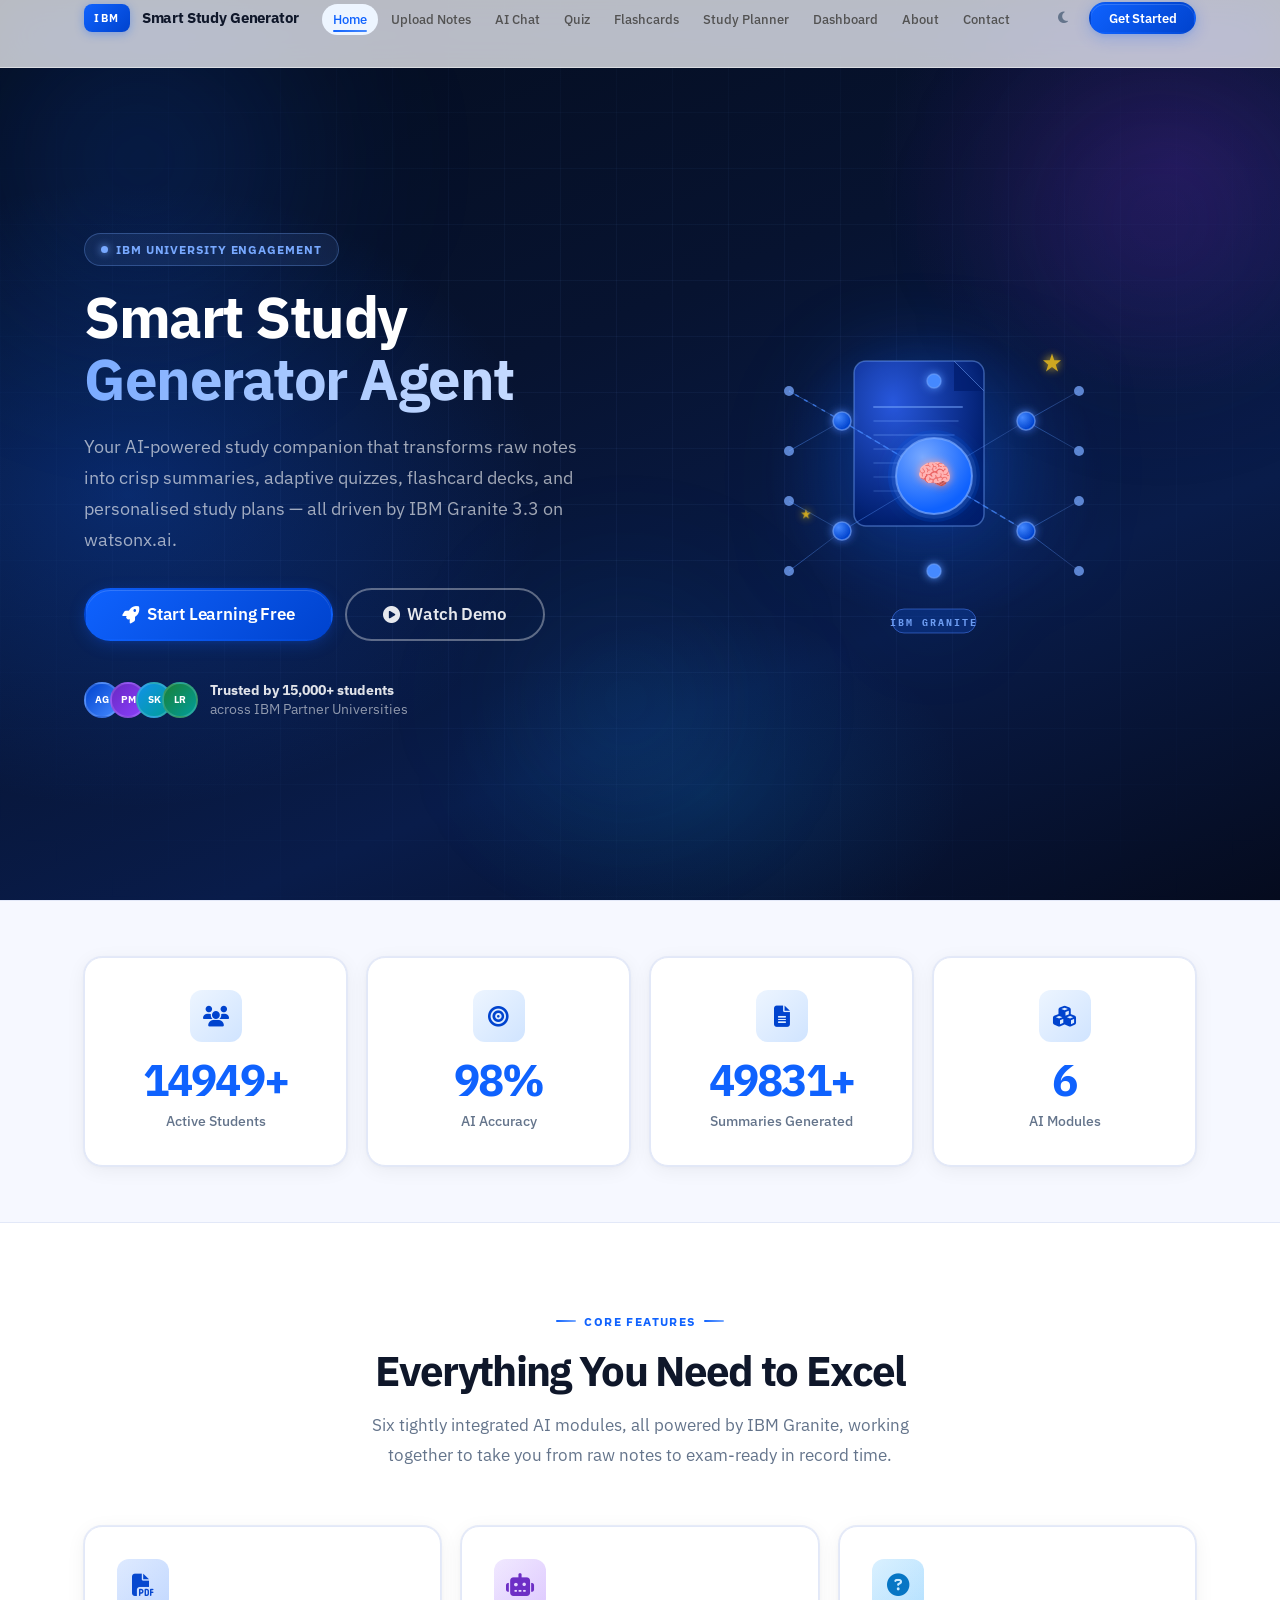
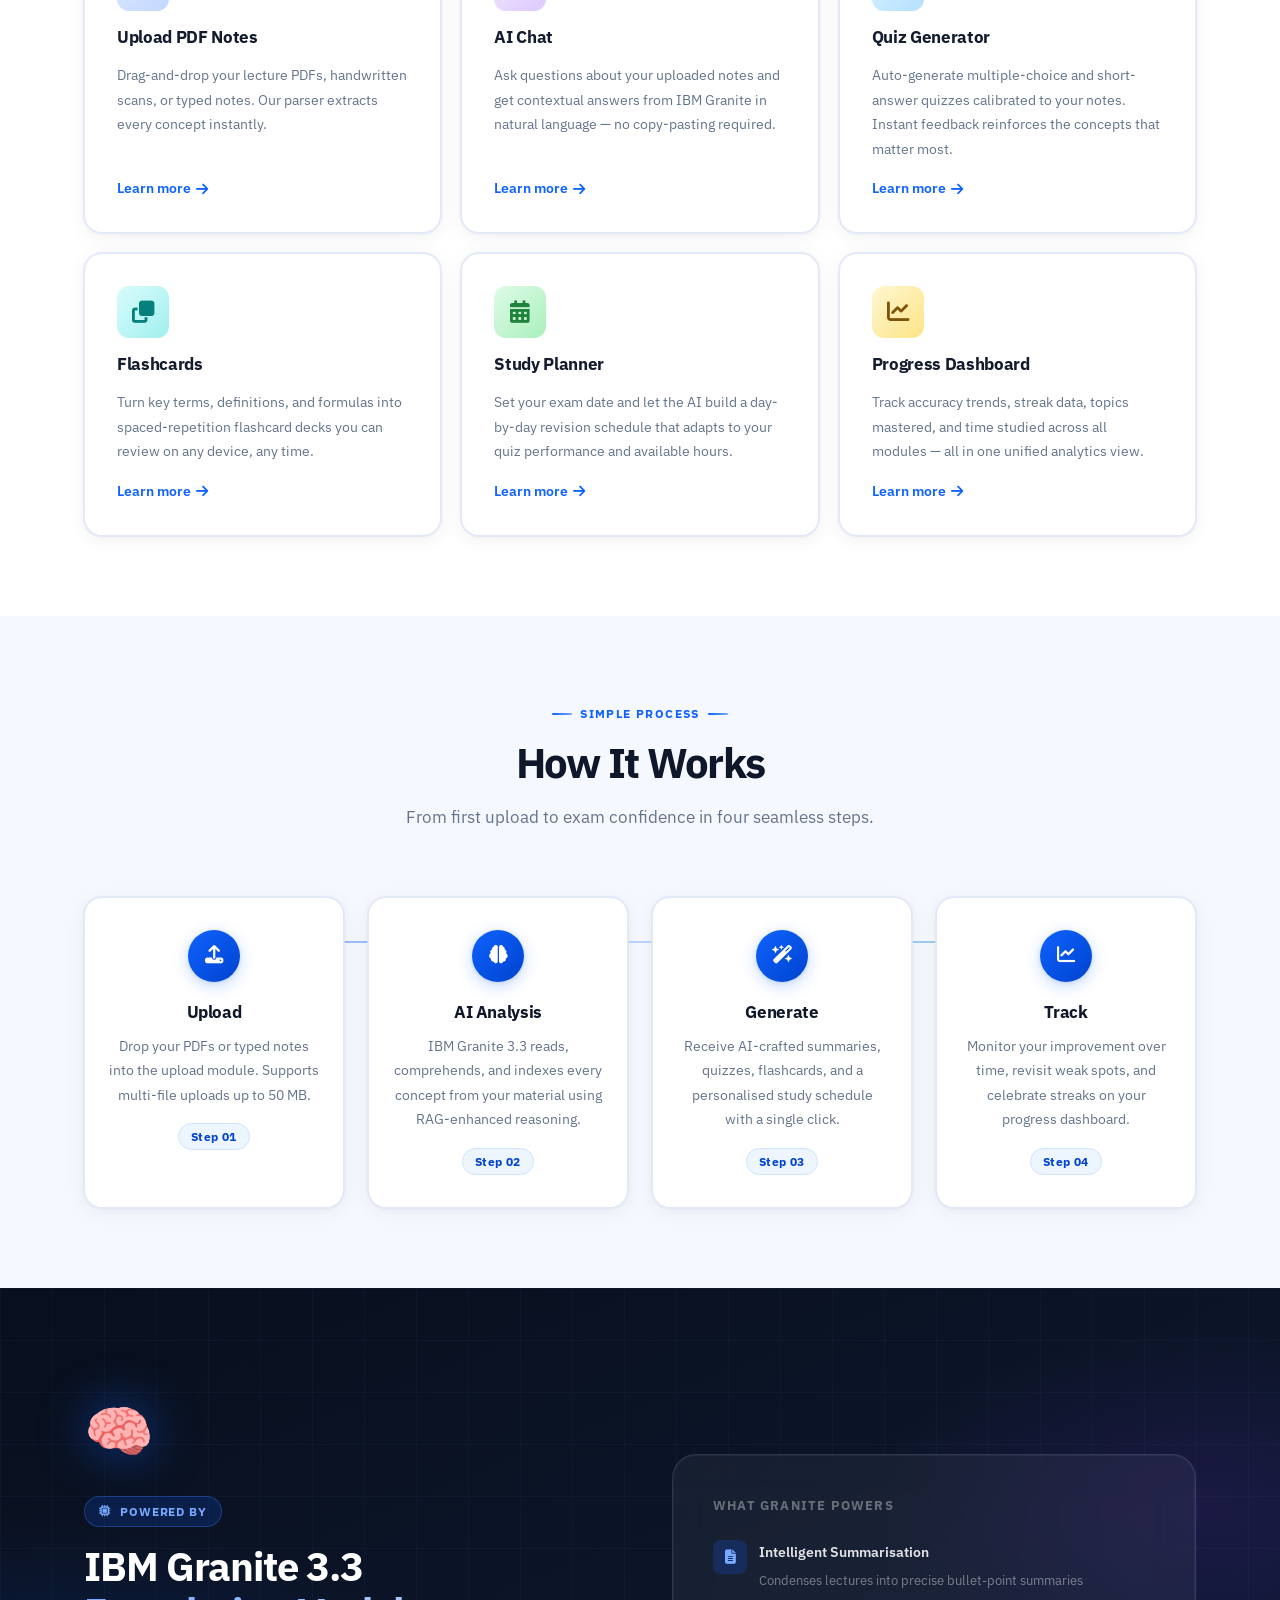
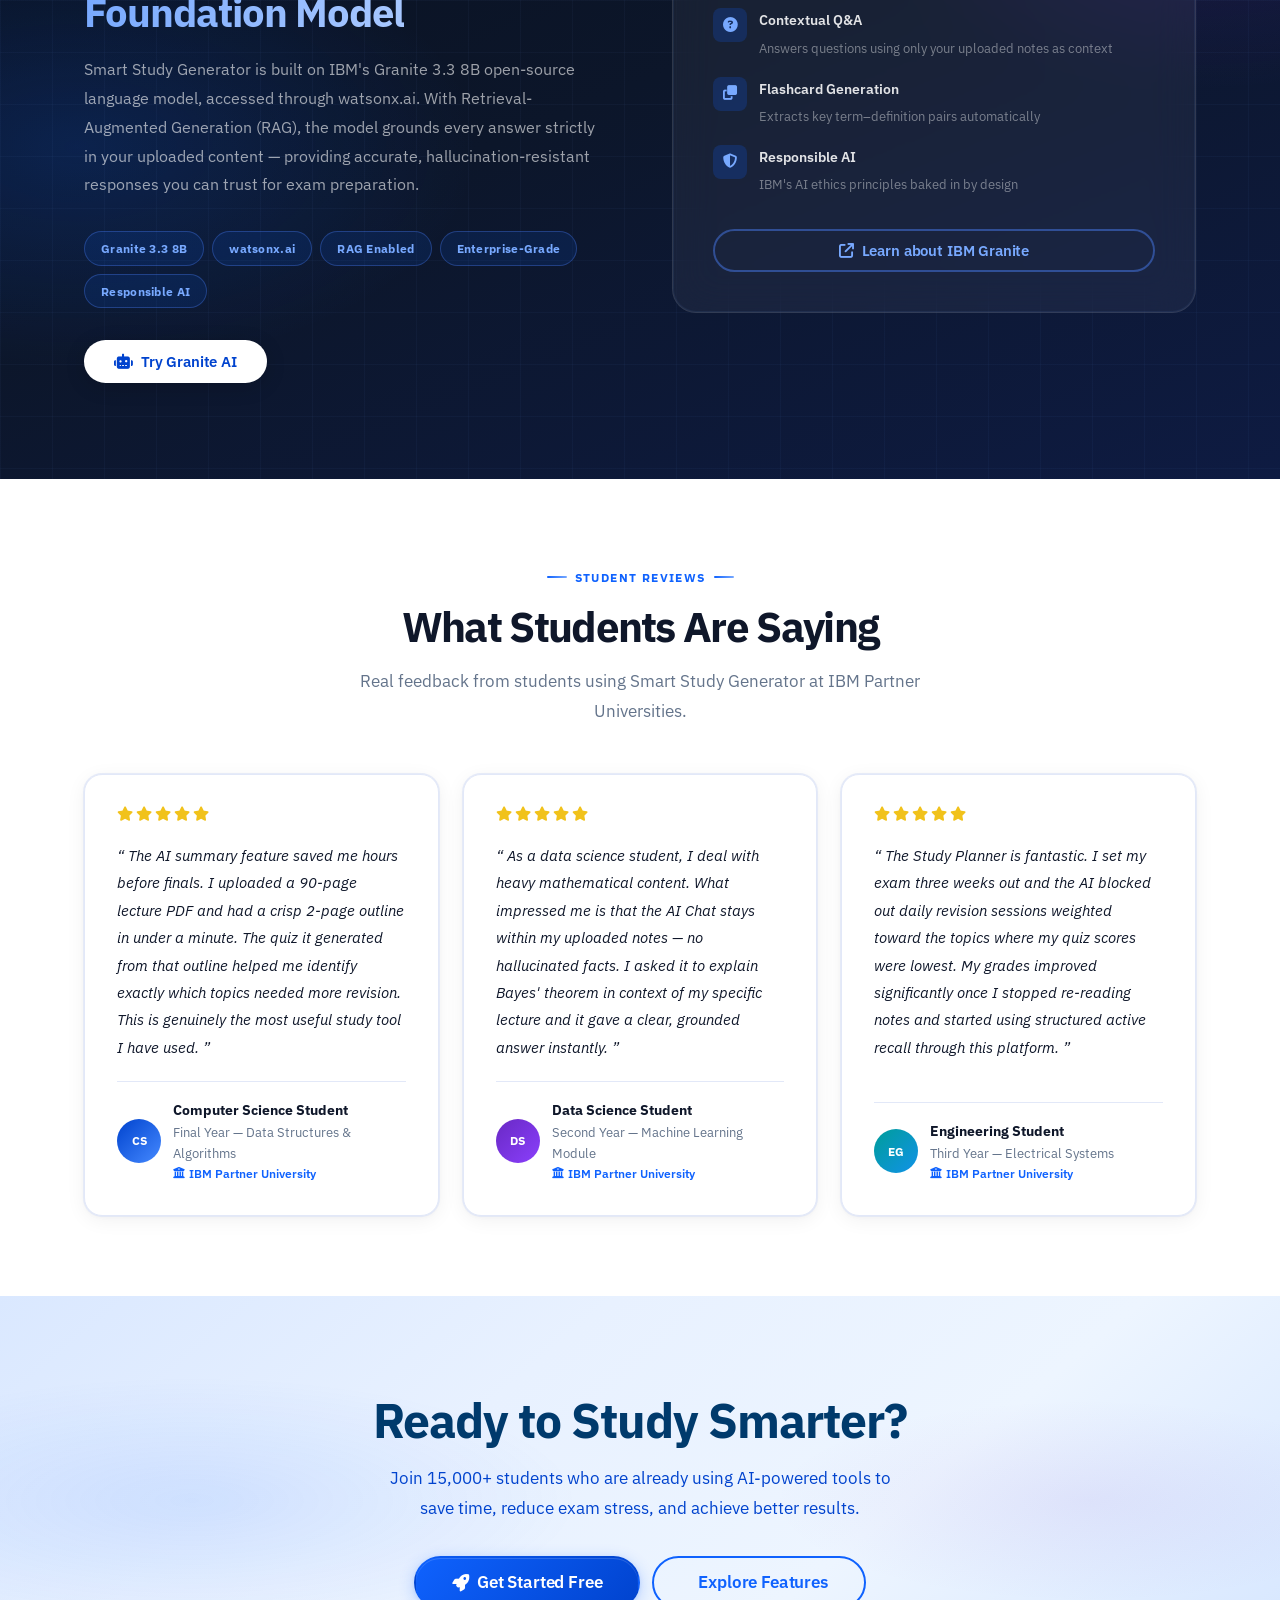
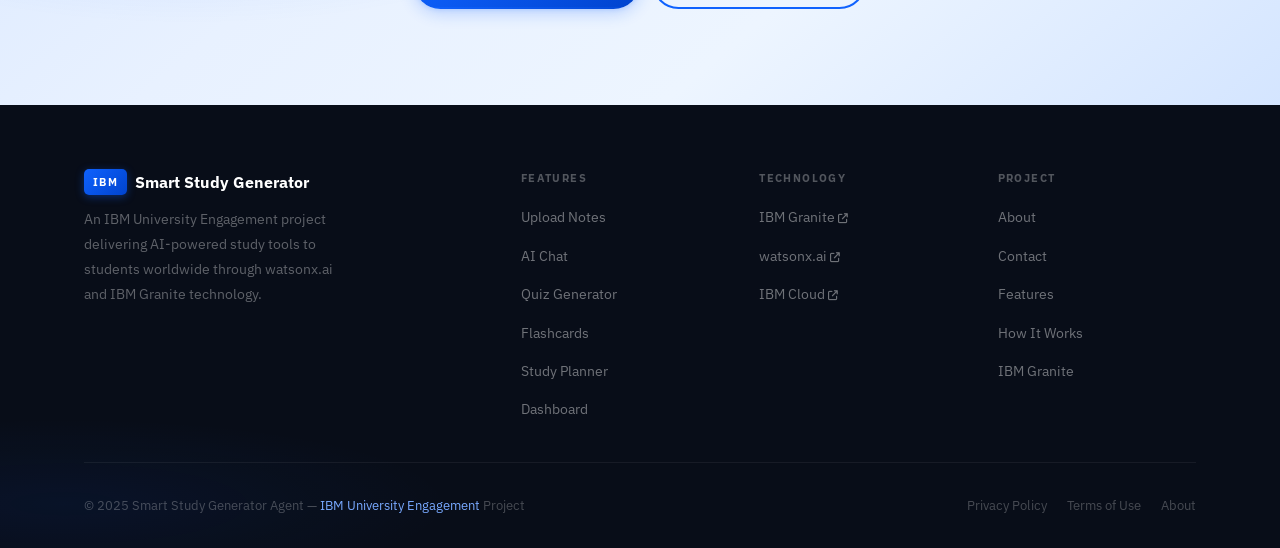
<file: IBM_Study_Generator/index.html>
<!DOCTYPE html>
<html lang="en" data-theme="light">
<head>
  <meta charset="UTF-8" />
  <meta name="viewport" content="width=device-width, initial-scale=1.0" />
  <meta name="description" content="Smart Study Generator Agent — IBM University Engagement project. Upload notes, generate AI summaries, quizzes, flashcards, and study plans powered by IBM Granite 3.3." />
  <meta name="theme-color" content="#0f62fe" />
  <title>Smart Study Generator Agent | IBM University Engagement</title>

  <!-- Font Awesome -->
  <link rel="stylesheet" href="https://cdnjs.cloudflare.com/ajax/libs/font-awesome/6.5.0/css/all.min.css" crossorigin="anonymous" referrerpolicy="no-referrer" />
  <!-- Global stylesheet -->
  <link rel="stylesheet" href="css/global.css" />

  <style>
    /* ═══════════════════════════════════════════════════════════
       Landing-page-specific styles (not in global.css)
       ═══════════════════════════════════════════════════════════ */

    /* ── Hero ───────────────────────────────────────────────── */
    .hero {
      position: relative;
      min-height: 100svh;
      display: flex;
      align-items: center;
      padding: calc(var(--nav-h) + var(--sp-12)) 0 var(--sp-16);
      overflow: hidden;
      background:
        radial-gradient(ellipse 58% 62% at 10% 55%, rgba(15,98,254,.30) 0%, transparent 56%),
        radial-gradient(ellipse 42% 46% at 92% 18%, rgba(105,41,196,.22) 0%, transparent 56%),
        radial-gradient(ellipse 38% 36% at 55% 88%, rgba(17,146,232,.14) 0%, transparent 54%),
        linear-gradient(158deg, #040c1c 0%, #071330 40%, #091c4a 70%, #050b1e 100%);
    }

    /* Grid overlay */
    .hero__grid {
      position: absolute;
      inset: 0;
      background-image:
        linear-gradient(rgba(120,169,255,.055) 1px, transparent 1px),
        linear-gradient(90deg, rgba(120,169,255,.055) 1px, transparent 1px);
      background-size: 56px 56px;
      mask-image: radial-gradient(ellipse 85% 85% at 50% 50%, black 25%, transparent 78%);
      pointer-events: none;
    }

    /* Glowing orbs */
    .hero__glow {
      position: absolute;
      pointer-events: none;
      border-radius: 50%;
      filter: blur(72px);
      animation: glow-pulse 4s ease-in-out infinite alternate;
    }
    .hero__glow--a {
      width: 480px; height: 480px;
      background: radial-gradient(circle, rgba(15,98,254,.22) 0%, transparent 70%);
      top: -80px; left: -100px;
    }
    .hero__glow--b {
      width: 360px; height: 360px;
      background: radial-gradient(circle, rgba(105,41,196,.18) 0%, transparent 70%);
      top: 40px; right: -60px;
      animation-delay: 1.8s;
    }
    .hero__glow--c {
      width: 280px; height: 280px;
      background: radial-gradient(circle, rgba(17,146,232,.15) 0%, transparent 70%);
      bottom: 60px; left: 38%;
      animation-delay: 1s;
    }

    /* Layout */
    .hero__inner {
      position: relative;
      z-index: 2;
      display: grid;
      grid-template-columns: 1fr 1fr;
      gap: var(--sp-16);
      align-items: center;
    }

    /* Left column */
    .hero__copy { animation: fade-up .85s cubic-bezier(.4,0,.2,1) both; }

    .hero__badge {
      display: inline-flex;
      align-items: center;
      gap: var(--sp-2);
      background: rgba(120,169,255,.10);
      border: 1px solid rgba(120,169,255,.30);
      border-radius: var(--radius-full);
      padding: 6px 16px;
      margin-bottom: var(--sp-5);
      font-size: .72rem;
      font-weight: 700;
      color: var(--blue-30);
      letter-spacing: .9px;
      text-transform: uppercase;
    }
    .hero__badge-dot {
      width: 7px; height: 7px;
      border-radius: 50%;
      background: var(--blue-30);
      box-shadow: 0 0 8px var(--blue-30);
      animation: dot-blink 2.5s ease-in-out infinite;
    }
    @keyframes dot-blink { 0%,100%{opacity:1} 50%{opacity:.35} }

    .hero__title {
      font-size: clamp(2.3rem, 4.8vw, 3.6rem);
      font-weight: 700;
      color: var(--white);
      letter-spacing: -1.5px;
      line-height: 1.08;
      margin-bottom: var(--sp-5);
    }
    .hero__title-accent {
      background: linear-gradient(100deg, #78a9ff 0%, #a8c8ff 50%, #c5daff 100%);
      -webkit-background-clip: text;
      -webkit-text-fill-color: transparent;
      background-clip: text;
    }

    .hero__subtitle {
      font-size: 1.1rem;
      color: rgba(255,255,255,.62);
      line-height: 1.78;
      max-width: 500px;
      margin-bottom: var(--sp-8);
    }

    .hero__cta {
      display: flex;
      flex-wrap: wrap;
      gap: var(--sp-3);
      margin-bottom: var(--sp-10);
    }

    /* Social proof */
    .hero__proof {
      display: flex;
      align-items: center;
      gap: var(--sp-3);
    }
    .hero__avatars {
      display: flex;
    }
    .hero__avatar {
      width: 36px; height: 36px;
      border-radius: 50%;
      border: 2px solid rgba(255,255,255,.15);
      background: linear-gradient(135deg, var(--blue-60), var(--blue-40));
      display: flex; align-items: center; justify-content: center;
      font-size: .65rem; font-weight: 700; color: var(--white);
      margin-left: -10px;
      transition: transform var(--ease);
    }
    .hero__avatars .hero__avatar:first-child { margin-left: 0; }
    .hero__avatars:hover .hero__avatar { margin-left: -6px; }
    .hero__avatar--b { background: linear-gradient(135deg, var(--violet), #8a3ffc); }
    .hero__avatar--c { background: linear-gradient(135deg, var(--cyan), var(--teal)); }
    .hero__avatar--d { background: linear-gradient(135deg, #198038, var(--teal)); }

    .hero__proof-text {
      font-size: .85rem;
      color: rgba(255,255,255,.55);
      line-height: 1.4;
    }
    .hero__proof-text strong { color: rgba(255,255,255,.88); font-weight: 700; }

    /* Right column — visual */
    .hero__visual {
      display: flex;
      align-items: center;
      justify-content: center;
      animation: fade-left .9s .2s cubic-bezier(.4,0,.2,1) both;
    }
    .hero__visual-wrap {
      position: relative;
      width: 400px; height: 350px;
      animation: float 5s ease-in-out infinite;
    }

    /* ── Stats strip ────────────────────────────────────────── */
    .stats-strip {
      background: var(--color-surface);
      border-top: 1px solid var(--color-border);
      border-bottom: 1px solid var(--color-border);
      padding: var(--sp-14) 0;
    }
    .stats-strip__grid {
      display: grid;
      grid-template-columns: repeat(4, 1fr);
      gap: var(--sp-5);
    }
    .stat-card {
      background: var(--color-bg);
      border: 1px solid var(--color-border);
      border-radius: var(--radius-xl);
      box-shadow: var(--shadow-card);
      padding: var(--sp-8) var(--sp-6);
      text-align: center;
      transition: transform var(--ease-out), box-shadow var(--ease-out), border-color var(--ease);
      position: relative; overflow: hidden;
    }
    .stat-card::after {
      content: '';
      position: absolute; bottom: 0; left: 0; right: 0; height: 3px;
      background: linear-gradient(90deg, var(--blue-50), var(--blue-30));
      border-radius: 0 0 var(--radius-xl) var(--radius-xl);
      opacity: 0; transition: opacity var(--ease);
    }
    .stat-card:hover { transform: translateY(-6px); box-shadow: var(--shadow-lg); border-color: var(--blue-20); }
    .stat-card:hover::after { opacity: 1; }
    .stat-card__icon {
      width: 52px; height: 52px;
      border-radius: var(--radius-lg);
      background: linear-gradient(135deg, var(--blue-10), #d0e4ff);
      display: flex; align-items: center; justify-content: center;
      margin: 0 auto var(--sp-4);
      font-size: 1.3rem;
      color: var(--blue-60);
      transition: background var(--ease), transform var(--ease-bounce);
    }
    .stat-card:hover .stat-card__icon { background: var(--blue-50); color: var(--white); transform: scale(1.1) rotate(-3deg); }
    [data-theme="dark"] .stat-card__icon { background: rgba(15,98,254,.18); color: var(--blue-30); }
    [data-theme="dark"] .stat-card:hover .stat-card__icon { background: var(--blue-50); color: var(--white); }
    .stat-card__number {
      font-size: clamp(2rem, 3.8vw, 2.75rem);
      font-weight: 800;
      color: var(--color-primary);
      line-height: 1;
      letter-spacing: -.04em;
      margin-bottom: var(--sp-2);
    }
    .stat-card__label {
      font-size: .875rem;
      color: var(--color-text-muted);
      font-weight: 500;
    }

    /* ── Features ───────────────────────────────────────────── */
    .features {
      padding: var(--sp-20) 0;
      background: var(--color-bg);
    }
    .features__header {
      text-align: center;
      margin-bottom: var(--sp-14);
    }
    .features__grid {
      display: grid;
      grid-template-columns: repeat(3, 1fr);
      gap: var(--sp-5);
    }

    .feat-card {
      background: var(--color-bg);
      border: 1px solid var(--color-border);
      border-radius: var(--radius-xl);
      padding: var(--sp-8);
      box-shadow: var(--shadow-card);
      display: flex;
      flex-direction: column;
      gap: var(--sp-4);
      position: relative;
      overflow: hidden;
      transition: transform var(--ease-out), box-shadow var(--ease-out), border-color var(--ease);
      text-decoration: none;
      color: inherit;
    }
    .feat-card::before {
      content: '';
      position: absolute;
      top: 0; left: 0; right: 0;
      height: 3px;
      border-radius: var(--radius-xl) var(--radius-xl) 0 0;
      opacity: 0;
      transition: opacity var(--ease);
    }
    /* Subtle glass shimmer on hover */
    .feat-card::after {
      content: '';
      position: absolute; inset: 0;
      background: linear-gradient(145deg, rgba(255,255,255,.04) 0%, transparent 60%);
      pointer-events: none;
      border-radius: var(--radius-xl);
    }
    .feat-card:hover {
      transform: translateY(-8px);
      box-shadow: var(--shadow-xl);
      border-color: var(--blue-20);
    }
    .feat-card:hover::before { opacity: 1; }

    /* Per-card gradient accents */
    .feat-card--1::before { background: linear-gradient(90deg, #0f62fe, #4589ff); }
    .feat-card--2::before { background: linear-gradient(90deg, #6929c4, #a56eff); }
    .feat-card--3::before { background: linear-gradient(90deg, #1192e8, #33b1ff); }
    .feat-card--4::before { background: linear-gradient(90deg, #009d9a, #3ddbd9); }
    .feat-card--5::before { background: linear-gradient(90deg, #198038, #42be65); }
    .feat-card--6::before { background: linear-gradient(90deg, #f1c21b, #ff832b); }

    .feat-card__icon-wrap {
      width: 52px; height: 52px;
      border-radius: var(--radius-lg);
      display: flex; align-items: center; justify-content: center;
      font-size: 1.4rem;
      flex-shrink: 0;
    }
    .feat-card--1 .feat-card__icon-wrap { background: linear-gradient(135deg,#dde9ff,#c1d7ff); color: var(--blue-60); }
    .feat-card--2 .feat-card__icon-wrap { background: linear-gradient(135deg,#f0e8ff,#ddc8ff); color: var(--violet); }
    .feat-card--3 .feat-card__icon-wrap { background: linear-gradient(135deg,#d9f0ff,#b3e0ff); color: #0072c3; }
    .feat-card--4 .feat-card__icon-wrap { background: linear-gradient(135deg,#d9fbfb,#9ef0f0); color: #007d79; }
    .feat-card--5 .feat-card__icon-wrap { background: linear-gradient(135deg,#defbe6,#a7f0ba); color: var(--green-50); }
    .feat-card--6 .feat-card__icon-wrap { background: linear-gradient(135deg,#fff8d0,#fce383); color: #7a4f00; }

    [data-theme="dark"] .feat-card--1 .feat-card__icon-wrap { background: rgba(15,98,254,.2); color: var(--blue-30); }
    [data-theme="dark"] .feat-card--2 .feat-card__icon-wrap { background: rgba(105,41,196,.2); color: #c5a6ff; }
    [data-theme="dark"] .feat-card--3 .feat-card__icon-wrap { background: rgba(17,146,232,.2); color: #33b1ff; }
    [data-theme="dark"] .feat-card--4 .feat-card__icon-wrap { background: rgba(0,157,154,.2); color: #3ddbd9; }
    [data-theme="dark"] .feat-card--5 .feat-card__icon-wrap { background: rgba(25,128,56,.2); color: #42be65; }
    [data-theme="dark"] .feat-card--6 .feat-card__icon-wrap { background: rgba(241,194,27,.15); color: #f1c21b; }

    .feat-card__title {
      font-size: 1.0625rem;
      font-weight: 700;
      color: var(--color-text);
    }
    .feat-card__desc {
      font-size: .9rem;
      color: var(--color-text-muted);
      line-height: 1.7;
      flex: 1;
    }
    .feat-card__link {
      font-size: .875rem;
      font-weight: 600;
      color: var(--color-primary);
      display: inline-flex;
      align-items: center;
      gap: 5px;
      transition: gap var(--ease), color var(--ease);
    }
    .feat-card:hover .feat-card__link { gap: 10px; }

    /* ── How it works ───────────────────────────────────────── */
    .how {
      padding: var(--sp-20) 0;
      background: var(--color-surface);
    }
    .how__header {
      text-align: center;
      margin-bottom: var(--sp-16);
    }
    .how__steps {
      display: grid;
      grid-template-columns: repeat(4, 1fr);
      gap: var(--sp-6);
      position: relative;
    }
    /* Connecting line */
    .how__steps::before {
      content: '';
      position: absolute;
      top: 44px;
      left: calc(12.5% + 28px);
      right: calc(12.5% + 28px);
      height: 2px;
      background: linear-gradient(90deg, var(--blue-50), var(--blue-30), var(--cyan));
      border-radius: var(--radius-full);
      opacity: .45;
      pointer-events: none;
    }

    .step-card {
      background: var(--color-bg);
      border: 1px solid var(--color-border);
      border-radius: var(--radius-xl);
      padding: var(--sp-8) var(--sp-6);
      text-align: center;
      box-shadow: var(--shadow-card);
      transition: transform var(--ease-out), box-shadow var(--ease-out);
    }
    .step-card:hover { transform: translateY(-5px); box-shadow: var(--shadow-lg); }

    .step-card__num {
      width: 52px; height: 52px;
      border-radius: 50%;
      margin: 0 auto var(--sp-5);
      display: flex; align-items: center; justify-content: center;
      font-size: 1.1rem;
      font-weight: 700;
      color: var(--white);
      background: linear-gradient(135deg, var(--blue-50), var(--blue-60));
      box-shadow: var(--shadow-blue-sm);
      position: relative;
      z-index: 1;
    }
    .step-card__num i { font-size: 1.15rem; }
    .step-card__title {
      font-size: 1.0625rem;
      font-weight: 700;
      color: var(--color-text);
      margin-bottom: var(--sp-3);
    }
    .step-card__desc {
      font-size: .9rem;
      color: var(--color-text-muted);
      line-height: 1.7;
    }
    .step-card__badge {
      display: inline-block;
      margin-top: var(--sp-4);
      padding: 3px 12px;
      background: var(--blue-10);
      border: 1px solid var(--blue-20);
      border-radius: var(--radius-full);
      font-size: .72rem;
      font-weight: 700;
      color: var(--blue-60);
      letter-spacing: .4px;
    }
    [data-theme="dark"] .step-card__badge { background: rgba(15,98,254,.18); border-color: rgba(15,98,254,.3); color: var(--blue-30); }

    /* ── IBM Granite ────────────────────────────────────────── */
    .granite {
      padding: var(--sp-24) 0;
      background:
        radial-gradient(ellipse 58% 52% at 6% 58%, rgba(15,98,254,.18) 0%, transparent 54%),
        radial-gradient(ellipse 48% 42% at 94% 28%, rgba(105,41,196,.16) 0%, transparent 54%),
        linear-gradient(158deg, #080f1d 0%, #0c162a 50%, #0e1b42 100%);
      position: relative;
      overflow: hidden;
    }
    .granite__bg-grid {
      position: absolute;
      inset: 0;
      background-image:
        linear-gradient(rgba(120,169,255,.04) 1px, transparent 1px),
        linear-gradient(90deg, rgba(120,169,255,.04) 1px, transparent 1px);
      background-size: 52px 52px;
      pointer-events: none;
    }
    .granite__inner {
      position: relative;
      z-index: 1;
      display: grid;
      grid-template-columns: 1fr 1fr;
      gap: var(--sp-16);
      align-items: center;
    }
    .granite__icon {
      font-size: 3.5rem;
      margin-bottom: var(--sp-5);
      filter: drop-shadow(0 0 24px rgba(15,98,254,.5));
    }
    .granite__label {
      display: inline-flex;
      align-items: center;
      gap: var(--sp-2);
      background: rgba(15,98,254,.18);
      border: 1px solid rgba(78,131,255,.30);
      border-radius: var(--radius-full);
      padding: 5px 14px;
      font-size: .72rem;
      font-weight: 700;
      color: var(--blue-30);
      letter-spacing: .9px;
      text-transform: uppercase;
      margin-bottom: var(--sp-4);
    }
    .granite__title {
      font-size: clamp(1.8rem, 3.2vw, 2.5rem);
      font-weight: 700;
      color: var(--white);
      letter-spacing: -1px;
      line-height: 1.15;
      margin-bottom: var(--sp-5);
    }
    .granite__title span {
      background: linear-gradient(100deg, #78a9ff 0%, #a8c8ff 100%);
      -webkit-background-clip: text;
      -webkit-text-fill-color: transparent;
      background-clip: text;
    }
    .granite__desc {
      font-size: 1rem;
      color: rgba(255,255,255,.60);
      line-height: 1.8;
      margin-bottom: var(--sp-8);
    }
    .granite__chips {
      display: flex;
      flex-wrap: wrap;
      gap: var(--sp-2);
    }
    .granite__chip {
      padding: 6px 16px;
      border-radius: var(--radius-full);
      font-size: .78rem;
      font-weight: 700;
      border: 1px solid rgba(78,131,255,.32);
      background: rgba(15,98,254,.12);
      color: var(--blue-30);
      letter-spacing: .3px;
      transition: background var(--ease), border-color var(--ease), transform var(--ease);
    }
    .granite__chip:hover { background: rgba(15,98,254,.25); border-color: rgba(78,131,255,.55); transform: translateY(-2px); }

    /* Right panel */
    .granite__panel {
      background: rgba(255,255,255,.05);
      border: 1px solid rgba(255,255,255,.10);
      border-radius: var(--radius-2xl);
      padding: var(--sp-10);
      backdrop-filter: blur(20px);
      -webkit-backdrop-filter: blur(20px);
      box-shadow: 0 0 0 1px rgba(120,169,255,.08) inset;
    }
    .granite__panel-title {
      font-size: .8rem;
      font-weight: 700;
      color: rgba(255,255,255,.35);
      text-transform: uppercase;
      letter-spacing: 1.2px;
      margin-bottom: var(--sp-6);
    }
    .granite__feature-list {
      display: flex;
      flex-direction: column;
      gap: var(--sp-4);
      margin-bottom: var(--sp-8);
    }
    .granite__feature {
      display: flex;
      align-items: flex-start;
      gap: var(--sp-3);
    }
    .granite__feature-icon {
      width: 34px; height: 34px;
      border-radius: var(--radius-md);
      background: rgba(15,98,254,.20);
      display: flex; align-items: center; justify-content: center;
      flex-shrink: 0;
      font-size: .9rem;
      color: var(--blue-30);
    }
    .granite__feature-text strong {
      display: block;
      font-size: .9rem;
      font-weight: 600;
      color: rgba(255,255,255,.88);
      margin-bottom: 2px;
    }
    .granite__feature-text span {
      font-size: .82rem;
      color: rgba(255,255,255,.42);
    }

    /* ── Testimonials ───────────────────────────────────────── */
    .testimonials {
      padding: var(--sp-20) 0;
      background: var(--color-bg);
    }
    .testimonials__header {
      text-align: center;
      margin-bottom: var(--sp-12);
    }
    .testimonials__grid {
      display: grid;
      grid-template-columns: repeat(3, 1fr);
      gap: var(--sp-6);
    }
    .testi-card {
      background: var(--color-bg);
      border: 1px solid var(--color-border);
      border-radius: var(--radius-xl);
      padding: var(--sp-8);
      box-shadow: var(--shadow-card);
      display: flex;
      flex-direction: column;
      gap: var(--sp-5);
      transition: transform var(--ease-out), box-shadow var(--ease-out);
    }
    .testi-card:hover { transform: translateY(-5px); box-shadow: var(--shadow-lg); }
    .testi-card__stars {
      display: flex;
      gap: 3px;
      color: var(--yellow-30);
      font-size: .9rem;
    }
    .testi-card__quote {
      font-size: .9625rem;
      line-height: 1.78;
      color: var(--color-text);
      flex: 1;
      font-style: italic;
    }
    .testi-card__quote::before { content: '\201C'; }
    .testi-card__quote::after  { content: '\201D'; }
    .testi-card__reviewer {
      display: flex;
      align-items: center;
      gap: var(--sp-3);
      padding-top: var(--sp-4);
      border-top: 1px solid var(--color-border);
    }
    .testi-card__avatar {
      width: 44px; height: 44px;
      border-radius: 50%;
      display: flex; align-items: center; justify-content: center;
      font-size: .78rem;
      font-weight: 700;
      color: var(--white);
      flex-shrink: 0;
    }
    .testi-card__avatar--a { background: linear-gradient(135deg, var(--blue-60), var(--blue-40)); }
    .testi-card__avatar--b { background: linear-gradient(135deg, var(--violet), #8a3ffc); }
    .testi-card__avatar--c { background: linear-gradient(135deg, var(--teal), var(--cyan)); }
    .testi-card__name {
      font-size: .8875rem;
      font-weight: 700;
      color: var(--color-text);
    }
    .testi-card__role {
      font-size: .8rem;
      color: var(--color-text-muted);
    }
    .testi-card__uni {
      font-size: .72rem;
      color: var(--color-primary);
      font-weight: 600;
      display: flex;
      align-items: center;
      gap: 4px;
    }

    /* ── CTA band ───────────────────────────────────────────── */
    .cta-band {
      padding: var(--sp-24) 0;
      background: linear-gradient(140deg, #dae8ff 0%, #e8f1ff 35%, #edf5ff 65%, #d4e5ff 100%);
      text-align: center;
      position: relative;
      overflow: hidden;
    }
    [data-theme="dark"] .cta-band {
      background: linear-gradient(140deg, #0a1628 0%, #0c1c3c 50%, #0e2050 100%);
    }
    .cta-band::before {
      content: '';
      position: absolute;
      inset: 0;
      background:
        radial-gradient(ellipse 55% 55% at 15% 50%, rgba(15,98,254,.10) 0%, transparent 55%),
        radial-gradient(ellipse 45% 45% at 85% 50%, rgba(105,41,196,.07) 0%, transparent 55%);
      pointer-events: none;
    }
    .cta-band__inner { position: relative; z-index: 1; }
    .cta-band__title {
      font-size: clamp(2rem, 4vw, 3rem);
      font-weight: 700;
      color: var(--blue-70);
      letter-spacing: -1px;
      margin-bottom: var(--sp-4);
    }
    [data-theme="dark"] .cta-band__title { color: var(--white); }
    .cta-band__sub {
      font-size: 1.0625rem;
      color: var(--blue-60);
      max-width: 520px;
      margin: 0 auto var(--sp-8);
      line-height: 1.75;
      opacity: .8;
    }
    [data-theme="dark"] .cta-band__sub { color: rgba(255,255,255,.65); }
    .cta-band__actions {
      display: flex;
      flex-wrap: wrap;
      gap: var(--sp-3);
      justify-content: center;
    }

    /* ── SVG hero illustration overrides ────────────────────── */
    .hero__svg { filter: drop-shadow(0 0 40px rgba(15,98,254,.35)); }

    /* ── Responsive ─────────────────────────────────────────── */
    @media (max-width: 1020px) {
      .hero__inner { grid-template-columns: 1fr; text-align: center; }
      .hero__subtitle { margin: 0 auto var(--sp-8); }
      .hero__cta { justify-content: center; }
      .hero__proof { justify-content: center; }
      .hero__visual { display: none; }
      .granite__inner { grid-template-columns: 1fr; }
      .granite__panel { display: none; }
    }
    @media (max-width: 800px) {
      .stats-strip__grid { grid-template-columns: repeat(2, 1fr); }
      .features__grid { grid-template-columns: repeat(2, 1fr); }
      .testimonials__grid { grid-template-columns: 1fr; max-width: 500px; margin: 0 auto; }
    }
    @media (max-width: 640px) {
      .stats-strip__grid { grid-template-columns: repeat(2, 1fr); gap: var(--sp-4); }
      .features__grid { grid-template-columns: 1fr; }
      .how__steps { grid-template-columns: 1fr 1fr; }
      .how__steps::before { display: none; }
      .cta-band__title { font-size: 1.75rem; }
    }
  </style>
</head>
<body>

  <!-- ════════════════════════════════════════════════════════════
       NAVIGATION
       ════════════════════════════════════════════════════════════ -->
  <nav class="nav" id="nav" role="navigation" aria-label="Main navigation">
    <div class="container">
      <div class="nav__inner">

        <!-- Logo -->
        <a href="index.html" class="nav__logo" aria-label="Smart Study Generator — Home">
          <span class="nav__logo-badge">IBM</span>
          <span class="nav__logo-text">Smart Study Generator</span>
        </a>

        <!-- Links -->
        <ul class="nav__links" role="list">
          <li><a href="index.html"              class="nav__link">Home</a></li>
          <li><a href="pages/upload.html"       class="nav__link">Upload Notes</a></li>
          <li><a href="pages/chat.html"         class="nav__link">AI Chat</a></li>
          <li><a href="pages/quiz.html"         class="nav__link">Quiz</a></li>
          <li><a href="pages/flashcards.html"   class="nav__link">Flashcards</a></li>
          <li><a href="pages/planner.html"      class="nav__link">Study Planner</a></li>
          <li><a href="pages/dashboard.html"    class="nav__link">Dashboard</a></li>
          <li><a href="pages/about.html"        class="nav__link">About</a></li>
          <li><a href="pages/contact.html"      class="nav__link">Contact</a></li>
        </ul>

        <!-- Actions -->
        <div class="nav__actions">
          <button class="nav__theme-btn" id="themeToggle" aria-label="Toggle dark/light mode">
            <i class="fa-solid fa-moon"></i>
          </button>
          <a href="pages/dashboard.html" class="btn btn-primary btn-sm">Get Started</a>
          <!-- Mobile toggle -->
          <button class="nav__toggle" id="navToggle" aria-label="Open mobile menu" aria-expanded="false">
            <span class="nav__toggle-bar"></span>
            <span class="nav__toggle-bar"></span>
            <span class="nav__toggle-bar"></span>
          </button>
        </div>

      </div>
    </div>

    <!-- Mobile menu -->
    <div class="nav__mobile" role="menu">
      <a href="index.html"            class="nav__link" role="menuitem">Home</a>
      <a href="pages/upload.html"     class="nav__link" role="menuitem">Upload Notes</a>
      <a href="pages/chat.html"       class="nav__link" role="menuitem">AI Chat</a>
      <a href="pages/quiz.html"       class="nav__link" role="menuitem">Quiz</a>
      <a href="pages/flashcards.html" class="nav__link" role="menuitem">Flashcards</a>
      <a href="pages/planner.html"    class="nav__link" role="menuitem">Study Planner</a>
      <a href="pages/dashboard.html"  class="nav__link" role="menuitem">Dashboard</a>
      <a href="pages/about.html"      class="nav__link" role="menuitem">About</a>
      <a href="pages/contact.html"    class="nav__link" role="menuitem">Contact</a>
    </div>
  </nav>


  <!-- ════════════════════════════════════════════════════════════
       A) HERO
       ════════════════════════════════════════════════════════════ -->
  <section class="hero" aria-label="Hero — Smart Study Generator Agent">
    <div class="hero__grid" aria-hidden="true"></div>
    <div class="hero__glow hero__glow--a" aria-hidden="true"></div>
    <div class="hero__glow hero__glow--b" aria-hidden="true"></div>
    <div class="hero__glow hero__glow--c" aria-hidden="true"></div>

    <div class="container">
      <div class="hero__inner">

        <!-- Left: copy -->
        <div class="hero__copy">

          <span class="hero__badge">
            <span class="hero__badge-dot" aria-hidden="true"></span>
            IBM University Engagement
          </span>

          <h1 class="hero__title">
            Smart Study<br />
            <span class="hero__title-accent">Generator Agent</span>
          </h1>

          <p class="hero__subtitle">
            Your AI-powered study companion that transforms raw notes into crisp summaries,
            adaptive quizzes, flashcard decks, and personalised study plans — all
            driven by IBM Granite 3.3 on watsonx.ai.
          </p>

          <div class="hero__cta">
            <a href="pages/dashboard.html" class="btn btn-primary btn-lg">
              <i class="fa-solid fa-rocket"></i> Start Learning Free
            </a>
            <a href="pages/upload.html" class="btn btn-outline btn-lg" style="color:rgba(255,255,255,.9);border-color:rgba(255,255,255,.35);">
              <i class="fa-solid fa-circle-play"></i> Watch Demo
            </a>
          </div>

          <!-- Social proof -->
          <div class="hero__proof">
            <div class="hero__avatars" aria-label="Student avatars">
              <div class="hero__avatar"          aria-label="Student AG">AG</div>
              <div class="hero__avatar hero__avatar--b" aria-label="Student PM">PM</div>
              <div class="hero__avatar hero__avatar--c" aria-label="Student SK">SK</div>
              <div class="hero__avatar hero__avatar--d" aria-label="Student LR">LR</div>
            </div>
            <p class="hero__proof-text">
              <strong>Trusted by 15,000+ students</strong><br />
              across IBM Partner Universities
            </p>
          </div>

        </div><!-- /.hero__copy -->

        <!-- Right: SVG illustration -->
        <div class="hero__visual" aria-hidden="true">
          <div class="hero__visual-wrap">
            <svg class="hero__svg" viewBox="0 0 400 350" width="400" height="350"
                 xmlns="http://www.w3.org/2000/svg" role="img" aria-label="AI neural brain illustration">
              <defs>
                <radialGradient id="bg-glow" cx="50%" cy="50%" r="50%">
                  <stop offset="0%" stop-color="#0f62fe" stop-opacity=".18"/>
                  <stop offset="100%" stop-color="#0f62fe" stop-opacity="0"/>
                </radialGradient>
                <radialGradient id="node-grad" cx="30%" cy="30%" r="70%">
                  <stop offset="0%" stop-color="#4589ff"/>
                  <stop offset="100%" stop-color="#0043ce"/>
                </radialGradient>
                <radialGradient id="core-grad" cx="35%" cy="25%" r="70%">
                  <stop offset="0%" stop-color="#78a9ff"/>
                  <stop offset="100%" stop-color="#0f62fe"/>
                </radialGradient>
                <radialGradient id="doc-grad" cx="30%" cy="25%" r="75%">
                  <stop offset="0%" stop-color="#2b5ce6"/>
                  <stop offset="100%" stop-color="#001d6c"/>
                </radialGradient>
                <filter id="glow-filter" x="-50%" y="-50%" width="200%" height="200%">
                  <feGaussianBlur stdDeviation="4" result="blur"/>
                  <feMerge><feMergeNode in="blur"/><feMergeNode in="SourceGraphic"/></feMerge>
                </filter>
                <filter id="soft-glow" x="-80%" y="-80%" width="260%" height="260%">
                  <feGaussianBlur stdDeviation="8" result="blur"/>
                  <feMerge><feMergeNode in="blur"/><feMergeNode in="SourceGraphic"/></feMerge>
                </filter>
                <linearGradient id="line-grad" x1="0%" y1="0%" x2="100%" y2="0%">
                  <stop offset="0%" stop-color="#4589ff" stop-opacity=".9"/>
                  <stop offset="100%" stop-color="#78a9ff" stop-opacity=".3"/>
                </linearGradient>
              </defs>

              <!-- Background glow -->
              <ellipse cx="200" cy="175" rx="170" ry="148" fill="url(#bg-glow)"/>

              <!-- Document base -->
              <rect x="120" y="60" width="130" height="165" rx="12" fill="url(#doc-grad)" opacity=".92"/>
              <rect x="120" y="60" width="130" height="165" rx="12" fill="none"
                    stroke="rgba(120,169,255,.45)" stroke-width="1.5"/>
              <!-- Doc fold -->
              <path d="M220 60 L250 90 L220 90 Z" fill="#001d6c" opacity=".7"/>
              <path d="M220 60 L250 90" stroke="rgba(120,169,255,.5)" stroke-width="1"/>
              <!-- Doc lines -->
              <line x1="140" y1="106" x2="228" y2="106" stroke="rgba(120,169,255,.5)" stroke-width="2" stroke-linecap="round"/>
              <line x1="140" y1="120" x2="224" y2="120" stroke="rgba(120,169,255,.3)" stroke-width="1.5" stroke-linecap="round"/>
              <line x1="140" y1="134" x2="220" y2="134" stroke="rgba(120,169,255,.3)" stroke-width="1.5" stroke-linecap="round"/>
              <line x1="140" y1="148" x2="218" y2="148" stroke="rgba(120,169,255,.25)" stroke-width="1.5" stroke-linecap="round"/>
              <line x1="140" y1="162" x2="215" y2="162" stroke="rgba(120,169,255,.25)" stroke-width="1.5" stroke-linecap="round"/>
              <line x1="140" y1="176" x2="222" y2="176" stroke="rgba(120,169,255,.2)" stroke-width="1.5" stroke-linecap="round"/>
              <line x1="140" y1="190" x2="200" y2="190" stroke="rgba(120,169,255,.2)" stroke-width="1.5" stroke-linecap="round"/>

              <!-- Neural network connections (background) -->
              <g stroke="url(#line-grad)" stroke-width="1" fill="none" opacity=".55">
                <line x1="200" y1="175" x2="108" y2="120"/>
                <line x1="200" y1="175" x2="108" y2="230"/>
                <line x1="200" y1="175" x2="292" y2="120"/>
                <line x1="200" y1="175" x2="292" y2="230"/>
                <line x1="200" y1="175" x2="200" y2="80"/>
                <line x1="200" y1="175" x2="200" y2="270"/>
                <line x1="108" y1="120" x2="55"  y2="90"/>
                <line x1="108" y1="120" x2="55"  y2="150"/>
                <line x1="108" y1="230" x2="55"  y2="200"/>
                <line x1="108" y1="230" x2="55"  y2="270"/>
                <line x1="292" y1="120" x2="345" y2="90"/>
                <line x1="292" y1="120" x2="345" y2="150"/>
                <line x1="292" y1="230" x2="345" y2="200"/>
                <line x1="292" y1="230" x2="345" y2="270"/>
              </g>

              <!-- Animated pulse lines -->
              <g stroke="#4589ff" stroke-width="1.5" fill="none" opacity=".7">
                <line x1="200" y1="175" x2="108" y2="120" stroke-dasharray="6 4">
                  <animate attributeName="stroke-dashoffset" from="0" to="-20" dur="1.8s" repeatCount="indefinite"/>
                </line>
                <line x1="200" y1="175" x2="292" y2="230" stroke-dasharray="6 4">
                  <animate attributeName="stroke-dashoffset" from="0" to="-20" dur="2.2s" repeatCount="indefinite"/>
                </line>
                <line x1="108" y1="120" x2="55" y2="90" stroke-dasharray="4 6">
                  <animate attributeName="stroke-dashoffset" from="0" to="-20" dur="1.5s" repeatCount="indefinite"/>
                </line>
              </g>

              <!-- Midpoint / relay nodes -->
              <g filter="url(#glow-filter)">
                <circle cx="108" cy="120" r="9"  fill="url(#node-grad)" stroke="rgba(120,169,255,.6)" stroke-width="1.5"/>
                <circle cx="108" cy="230" r="9"  fill="url(#node-grad)" stroke="rgba(120,169,255,.6)" stroke-width="1.5"/>
                <circle cx="292" cy="120" r="9"  fill="url(#node-grad)" stroke="rgba(120,169,255,.6)" stroke-width="1.5"/>
                <circle cx="292" cy="230" r="9"  fill="url(#node-grad)" stroke="rgba(120,169,255,.6)" stroke-width="1.5"/>
                <circle cx="200" cy="80"  r="7"  fill="#4589ff"         stroke="rgba(120,169,255,.5)" stroke-width="1.5"/>
                <circle cx="200" cy="270" r="7"  fill="#4589ff"         stroke="rgba(120,169,255,.5)" stroke-width="1.5"/>
              </g>

              <!-- Outer leaf nodes -->
              <g fill="#78a9ff" opacity=".75">
                <circle cx="55"  cy="90"  r="5"/>
                <circle cx="55"  cy="150" r="5"/>
                <circle cx="55"  cy="200" r="5"/>
                <circle cx="55"  cy="270" r="5"/>
                <circle cx="345" cy="90"  r="5"/>
                <circle cx="345" cy="150" r="5"/>
                <circle cx="345" cy="200" r="5"/>
                <circle cx="345" cy="270" r="5"/>
              </g>

              <!-- Central AI brain core -->
              <circle cx="200" cy="175" r="46" fill="rgba(15,98,254,.14)" filter="url(#soft-glow)"/>
              <circle cx="200" cy="175" r="38" fill="url(#core-grad)" stroke="rgba(120,169,255,.7)" stroke-width="2"/>
              <!-- Pulse ring -->
              <circle cx="200" cy="175" r="38" fill="none" stroke="rgba(120,169,255,.4)" stroke-width="6">
                <animate attributeName="r" values="38;52;38" dur="2.8s" repeatCount="indefinite"/>
                <animate attributeName="opacity" values=".4;0;.4" dur="2.8s" repeatCount="indefinite"/>
              </circle>

              <!-- Brain / AI symbol inside core -->
              <text x="200" y="183" text-anchor="middle" font-size="28" fill="white" font-family="serif"
                    filter="url(#glow-filter)">🧠</text>

              <!-- Sparkle accents -->
              <g fill="#f1c21b" opacity=".85" filter="url(#glow-filter)">
                <!-- Top-right sparkle -->
                <polygon points="316,52 319,61 328,61 321,67 324,76 316,70 308,76 311,67 304,61 313,61"
                         transform="scale(.75) translate(108,18)"/>
                <!-- Bottom-left sparkle (small) -->
                <polygon points="72,295 74,301 80,301 75,305 77,311 72,307 67,311 69,305 64,301 70,301"
                         transform="scale(.6) translate(48,52)"/>
              </g>

              <!-- IBM label -->
              <g>
                <rect x="158" y="308" width="84" height="24" rx="12"
                      fill="rgba(15,98,254,.22)" stroke="rgba(78,131,255,.5)" stroke-width="1"/>
                <text x="200" y="325" text-anchor="middle" font-size="10" font-weight="700"
                      fill="rgba(120,169,255,.9)" font-family="IBM Plex Mono,monospace" letter-spacing="2">IBM GRANITE</text>
              </g>
            </svg>
          </div>
        </div><!-- /.hero__visual -->

      </div><!-- /.hero__inner -->
    </div><!-- /.container -->
  </section>


  <!-- ════════════════════════════════════════════════════════════
       B) STATS STRIP
       ════════════════════════════════════════════════════════════ -->
  <section class="stats-strip" aria-label="Key statistics">
    <div class="container">
      <div class="stats-strip__grid">

        <div class="stat-card" data-reveal>
          <div class="stat-card__icon"><i class="fa-solid fa-users" aria-hidden="true"></i></div>
          <div class="stat-card__number">
            <span data-count="15000" data-suffix="+">0+</span>
          </div>
          <div class="stat-card__label">Active Students</div>
        </div>

        <div class="stat-card" data-reveal data-reveal-delay="1">
          <div class="stat-card__icon"><i class="fa-solid fa-bullseye" aria-hidden="true"></i></div>
          <div class="stat-card__number">
            <span data-count="98" data-suffix="%">0%</span>
          </div>
          <div class="stat-card__label">AI Accuracy</div>
        </div>

        <div class="stat-card" data-reveal data-reveal-delay="2">
          <div class="stat-card__icon"><i class="fa-solid fa-file-lines" aria-hidden="true"></i></div>
          <div class="stat-card__number">
            <span data-count="50000" data-suffix="+">0+</span>
          </div>
          <div class="stat-card__label">Summaries Generated</div>
        </div>

        <div class="stat-card" data-reveal data-reveal-delay="3">
          <div class="stat-card__icon"><i class="fa-solid fa-cubes" aria-hidden="true"></i></div>
          <div class="stat-card__number">
            <span data-count="6">0</span>
          </div>
          <div class="stat-card__label">AI Modules</div>
        </div>

      </div>
    </div>
  </section>


  <!-- ════════════════════════════════════════════════════════════
       C) FEATURES
       ════════════════════════════════════════════════════════════ -->
  <section class="features" id="features" aria-labelledby="features-title">
    <div class="container">
      <header class="features__header">
        <p class="section-label" data-reveal>Core Features</p>
        <h2 class="section-title" id="features-title" data-reveal data-reveal-delay="1">
          Everything You Need to Excel
        </h2>
        <p class="section-subtitle" data-reveal data-reveal-delay="2">
          Six tightly integrated AI modules, all powered by IBM Granite, working together
          to take you from raw notes to exam-ready in record time.
        </p>
      </header>

      <div class="features__grid">

        <!-- 1 – Upload PDF Notes -->
        <a href="pages/upload.html" class="feat-card feat-card--1" data-reveal>
          <div class="feat-card__icon-wrap" aria-hidden="true">
            <i class="fa-solid fa-file-pdf"></i>
          </div>
          <h3 class="feat-card__title">Upload PDF Notes</h3>
          <p class="feat-card__desc">
            Drag-and-drop your lecture PDFs, handwritten scans, or typed notes.
            Our parser extracts every concept instantly.
          </p>
          <span class="feat-card__link" aria-label="Learn more about Upload PDF Notes">
            Learn more <i class="fa-solid fa-arrow-right" aria-hidden="true"></i>
          </span>
        </a>

        <!-- 2 – AI Chat -->
        <a href="pages/chat.html" class="feat-card feat-card--2" data-reveal data-reveal-delay="1">
          <div class="feat-card__icon-wrap" aria-hidden="true">
            <i class="fa-solid fa-robot"></i>
          </div>
          <h3 class="feat-card__title">AI Chat</h3>
          <p class="feat-card__desc">
            Ask questions about your uploaded notes and get contextual answers
            from IBM Granite in natural language — no copy-pasting required.
          </p>
          <span class="feat-card__link" aria-label="Learn more about AI Chat">
            Learn more <i class="fa-solid fa-arrow-right" aria-hidden="true"></i>
          </span>
        </a>

        <!-- 3 – Quiz Generator -->
        <a href="pages/quiz.html" class="feat-card feat-card--3" data-reveal data-reveal-delay="2">
          <div class="feat-card__icon-wrap" aria-hidden="true">
            <i class="fa-solid fa-circle-question"></i>
          </div>
          <h3 class="feat-card__title">Quiz Generator</h3>
          <p class="feat-card__desc">
            Auto-generate multiple-choice and short-answer quizzes calibrated to your
            notes. Instant feedback reinforces the concepts that matter most.
          </p>
          <span class="feat-card__link" aria-label="Learn more about Quiz Generator">
            Learn more <i class="fa-solid fa-arrow-right" aria-hidden="true"></i>
          </span>
        </a>

        <!-- 4 – Flashcards -->
        <a href="pages/flashcards.html" class="feat-card feat-card--4" data-reveal data-reveal-delay="3">
          <div class="feat-card__icon-wrap" aria-hidden="true">
            <i class="fa-solid fa-clone"></i>
          </div>
          <h3 class="feat-card__title">Flashcards</h3>
          <p class="feat-card__desc">
            Turn key terms, definitions, and formulas into spaced-repetition flashcard
            decks you can review on any device, any time.
          </p>
          <span class="feat-card__link" aria-label="Learn more about Flashcards">
            Learn more <i class="fa-solid fa-arrow-right" aria-hidden="true"></i>
          </span>
        </a>

        <!-- 5 – Study Planner -->
        <a href="pages/planner.html" class="feat-card feat-card--5" data-reveal data-reveal-delay="4">
          <div class="feat-card__icon-wrap" aria-hidden="true">
            <i class="fa-solid fa-calendar-days"></i>
          </div>
          <h3 class="feat-card__title">Study Planner</h3>
          <p class="feat-card__desc">
            Set your exam date and let the AI build a day-by-day revision schedule
            that adapts to your quiz performance and available hours.
          </p>
          <span class="feat-card__link" aria-label="Learn more about Study Planner">
            Learn more <i class="fa-solid fa-arrow-right" aria-hidden="true"></i>
          </span>
        </a>

        <!-- 6 – Progress Dashboard -->
        <a href="pages/dashboard.html" class="feat-card feat-card--6" data-reveal data-reveal-delay="5">
          <div class="feat-card__icon-wrap" aria-hidden="true">
            <i class="fa-solid fa-chart-line"></i>
          </div>
          <h3 class="feat-card__title">Progress Dashboard</h3>
          <p class="feat-card__desc">
            Track accuracy trends, streak data, topics mastered, and time studied
            across all modules — all in one unified analytics view.
          </p>
          <span class="feat-card__link" aria-label="Learn more about Progress Dashboard">
            Learn more <i class="fa-solid fa-arrow-right" aria-hidden="true"></i>
          </span>
        </a>

      </div>
    </div>
  </section>


  <!-- ════════════════════════════════════════════════════════════
       D) HOW IT WORKS
       ════════════════════════════════════════════════════════════ -->
  <section class="how" id="how-it-works" aria-labelledby="how-title">
    <div class="container">
      <header class="how__header">
        <p class="section-label" data-reveal>Simple Process</p>
        <h2 class="section-title" id="how-title" data-reveal data-reveal-delay="1">
          How It Works
        </h2>
        <p class="section-subtitle" data-reveal data-reveal-delay="2">
          From first upload to exam confidence in four seamless steps.
        </p>
      </header>

      <div class="how__steps">

        <div class="step-card" data-reveal>
          <div class="step-card__num">
            <i class="fa-solid fa-upload" aria-hidden="true"></i>
          </div>
          <h3 class="step-card__title">Upload</h3>
          <p class="step-card__desc">
            Drop your PDFs or typed notes into the upload module.
            Supports multi-file uploads up to 50 MB.
          </p>
          <span class="step-card__badge">Step 01</span>
        </div>

        <div class="step-card" data-reveal data-reveal-delay="1">
          <div class="step-card__num">
            <i class="fa-solid fa-brain" aria-hidden="true"></i>
          </div>
          <h3 class="step-card__title">AI Analysis</h3>
          <p class="step-card__desc">
            IBM Granite 3.3 reads, comprehends, and indexes every concept
            from your material using RAG-enhanced reasoning.
          </p>
          <span class="step-card__badge">Step 02</span>
        </div>

        <div class="step-card" data-reveal data-reveal-delay="2">
          <div class="step-card__num">
            <i class="fa-solid fa-wand-magic-sparkles" aria-hidden="true"></i>
          </div>
          <h3 class="step-card__title">Generate</h3>
          <p class="step-card__desc">
            Receive AI-crafted summaries, quizzes, flashcards, and a
            personalised study schedule with a single click.
          </p>
          <span class="step-card__badge">Step 03</span>
        </div>

        <div class="step-card" data-reveal data-reveal-delay="3">
          <div class="step-card__num">
            <i class="fa-solid fa-chart-line" aria-hidden="true"></i>
          </div>
          <h3 class="step-card__title">Track</h3>
          <p class="step-card__desc">
            Monitor your improvement over time, revisit weak spots, and
            celebrate streaks on your progress dashboard.
          </p>
          <span class="step-card__badge">Step 04</span>
        </div>

      </div>
    </div>
  </section>


  <!-- ════════════════════════════════════════════════════════════
       E) IBM GRANITE
       ════════════════════════════════════════════════════════════ -->
  <section class="granite" id="granite" aria-labelledby="granite-title">
    <div class="granite__bg-grid" aria-hidden="true"></div>
    <div class="container">
      <div class="granite__inner">

        <!-- Left: content -->
        <div data-reveal>
          <div class="granite__icon" aria-hidden="true">🧠</div>
          <p class="granite__label">
            <i class="fa-solid fa-microchip" aria-hidden="true"></i> Powered by
          </p>
          <h2 class="granite__title" id="granite-title">
            IBM Granite 3.3<br />
            <span>Foundation Model</span>
          </h2>
          <p class="granite__desc">
            Smart Study Generator is built on IBM's Granite 3.3 8B open-source language model,
            accessed through watsonx.ai. With Retrieval-Augmented Generation (RAG), the model
            grounds every answer strictly in your uploaded content — providing accurate,
            hallucination-resistant responses you can trust for exam preparation.
          </p>
          <div class="granite__chips" role="list" aria-label="Technology chips">
            <span class="granite__chip" role="listitem">Granite 3.3 8B</span>
            <span class="granite__chip" role="listitem">watsonx.ai</span>
            <span class="granite__chip" role="listitem">RAG Enabled</span>
            <span class="granite__chip" role="listitem">Enterprise-Grade</span>
            <span class="granite__chip" role="listitem">Responsible AI</span>
          </div>
          <div style="margin-top:var(--sp-8)">
            <a href="pages/chat.html" class="btn btn-white">
              <i class="fa-solid fa-robot"></i> Try Granite AI
            </a>
          </div>
        </div>

        <!-- Right: capability panel -->
        <div class="granite__panel" data-reveal data-reveal-delay="2">
          <p class="granite__panel-title">What Granite powers</p>
          <ul class="granite__feature-list">
            <li class="granite__feature">
              <div class="granite__feature-icon" aria-hidden="true">
                <i class="fa-solid fa-file-lines"></i>
              </div>
              <div class="granite__feature-text">
                <strong>Intelligent Summarisation</strong>
                <span>Condenses lectures into precise bullet-point summaries</span>
              </div>
            </li>
            <li class="granite__feature">
              <div class="granite__feature-icon" aria-hidden="true">
                <i class="fa-solid fa-circle-question"></i>
              </div>
              <div class="granite__feature-text">
                <strong>Contextual Q&amp;A</strong>
                <span>Answers questions using only your uploaded notes as context</span>
              </div>
            </li>
            <li class="granite__feature">
              <div class="granite__feature-icon" aria-hidden="true">
                <i class="fa-solid fa-clone"></i>
              </div>
              <div class="granite__feature-text">
                <strong>Flashcard Generation</strong>
                <span>Extracts key term–definition pairs automatically</span>
              </div>
            </li>
            <li class="granite__feature">
              <div class="granite__feature-icon" aria-hidden="true">
                <i class="fa-solid fa-shield-halved"></i>
              </div>
              <div class="granite__feature-text">
                <strong>Responsible AI</strong>
                <span>IBM's AI ethics principles baked in by design</span>
              </div>
            </li>
          </ul>
          <a href="https://www.ibm.com/granite" target="_blank" rel="noopener noreferrer"
             class="btn btn-outline"
             style="color:var(--blue-30);border-color:rgba(78,131,255,.45);width:100%;justify-content:center">
            <i class="fa-solid fa-arrow-up-right-from-square"></i> Learn about IBM Granite
          </a>
        </div>

      </div>
    </div>
  </section>


  <!-- ════════════════════════════════════════════════════════════
       F) TESTIMONIALS
       ════════════════════════════════════════════════════════════ -->
  <section class="testimonials" id="testimonials" aria-labelledby="testi-title">
    <div class="container">
      <header class="testimonials__header">
        <p class="section-label" data-reveal>Student Reviews</p>
        <h2 class="section-title" id="testi-title" data-reveal data-reveal-delay="1">
          What Students Are Saying
        </h2>
        <p class="section-subtitle" data-reveal data-reveal-delay="2">
          Real feedback from students using Smart Study Generator at IBM Partner Universities.
        </p>
      </header>

      <div class="testimonials__grid">

        <!-- Testimonial 1 -->
        <article class="testi-card" data-reveal>
          <div class="testi-card__stars" aria-label="5 out of 5 stars">
            <i class="fa-solid fa-star" aria-hidden="true"></i>
            <i class="fa-solid fa-star" aria-hidden="true"></i>
            <i class="fa-solid fa-star" aria-hidden="true"></i>
            <i class="fa-solid fa-star" aria-hidden="true"></i>
            <i class="fa-solid fa-star" aria-hidden="true"></i>
          </div>
          <p class="testi-card__quote">
            The AI summary feature saved me hours before finals. I uploaded a 90-page
            lecture PDF and had a crisp 2-page outline in under a minute. The quiz it
            generated from that outline helped me identify exactly which topics needed
            more revision. This is genuinely the most useful study tool I have used.
          </p>
          <footer class="testi-card__reviewer">
            <div class="testi-card__avatar testi-card__avatar--a" aria-label="CS Student avatar">CS</div>
            <div>
              <p class="testi-card__name">Computer Science Student</p>
              <p class="testi-card__role">Final Year — Data Structures &amp; Algorithms</p>
              <p class="testi-card__uni">
                <i class="fa-solid fa-building-columns" aria-hidden="true"></i>
                IBM Partner University
              </p>
            </div>
          </footer>
        </article>

        <!-- Testimonial 2 -->
        <article class="testi-card" data-reveal data-reveal-delay="1">
          <div class="testi-card__stars" aria-label="5 out of 5 stars">
            <i class="fa-solid fa-star" aria-hidden="true"></i>
            <i class="fa-solid fa-star" aria-hidden="true"></i>
            <i class="fa-solid fa-star" aria-hidden="true"></i>
            <i class="fa-solid fa-star" aria-hidden="true"></i>
            <i class="fa-solid fa-star" aria-hidden="true"></i>
          </div>
          <p class="testi-card__quote">
            As a data science student, I deal with heavy mathematical content. What
            impressed me is that the AI Chat stays within my uploaded notes — no
            hallucinated facts. I asked it to explain Bayes' theorem in context of
            my specific lecture and it gave a clear, grounded answer instantly.
          </p>
          <footer class="testi-card__reviewer">
            <div class="testi-card__avatar testi-card__avatar--b" aria-label="DS Student avatar">DS</div>
            <div>
              <p class="testi-card__name">Data Science Student</p>
              <p class="testi-card__role">Second Year — Machine Learning Module</p>
              <p class="testi-card__uni">
                <i class="fa-solid fa-building-columns" aria-hidden="true"></i>
                IBM Partner University
              </p>
            </div>
          </footer>
        </article>

        <!-- Testimonial 3 -->
        <article class="testi-card" data-reveal data-reveal-delay="2">
          <div class="testi-card__stars" aria-label="5 out of 5 stars">
            <i class="fa-solid fa-star" aria-hidden="true"></i>
            <i class="fa-solid fa-star" aria-hidden="true"></i>
            <i class="fa-solid fa-star" aria-hidden="true"></i>
            <i class="fa-solid fa-star" aria-hidden="true"></i>
            <i class="fa-solid fa-star" aria-hidden="true"></i>
          </div>
          <p class="testi-card__quote">
            The Study Planner is fantastic. I set my exam three weeks out and the AI
            blocked out daily revision sessions weighted toward the topics where my
            quiz scores were lowest. My grades improved significantly once I stopped
            re-reading notes and started using structured active recall through this platform.
          </p>
          <footer class="testi-card__reviewer">
            <div class="testi-card__avatar testi-card__avatar--c" aria-label="ENG Student avatar">EG</div>
            <div>
              <p class="testi-card__name">Engineering Student</p>
              <p class="testi-card__role">Third Year — Electrical Systems</p>
              <p class="testi-card__uni">
                <i class="fa-solid fa-building-columns" aria-hidden="true"></i>
                IBM Partner University
              </p>
            </div>
          </footer>
        </article>

      </div>
    </div>
  </section>


  <!-- ════════════════════════════════════════════════════════════
       G) CTA BAND
       ════════════════════════════════════════════════════════════ -->
  <section class="cta-band" aria-labelledby="cta-title">
    <div class="container">
      <div class="cta-band__inner">
        <h2 class="cta-band__title" id="cta-title" data-reveal>
          Ready to Study Smarter?
        </h2>
        <p class="cta-band__sub" data-reveal data-reveal-delay="1">
          Join 15,000+ students who are already using AI-powered tools to
          save time, reduce exam stress, and achieve better results.
        </p>
        <div class="cta-band__actions" data-reveal data-reveal-delay="2">
          <a href="pages/dashboard.html" class="btn btn-primary btn-lg">
            <i class="fa-solid fa-rocket"></i> Get Started Free
          </a>
          <a href="#features" class="btn btn-outline btn-lg">
            <i class="fa-solid fa-grid-2"></i> Explore Features
          </a>
        </div>
      </div>
    </div>
  </section>


  <!-- ════════════════════════════════════════════════════════════
       H) FOOTER
       ════════════════════════════════════════════════════════════ -->
  <footer class="footer" role="contentinfo" aria-label="Site footer">
    <div class="container">
      <div class="footer__grid">

        <!-- Brand column -->
        <div>
          <div class="footer__brand-logo">
            <span class="footer__ibm-badge">IBM</span>
            <span class="footer__brand-name">Smart Study Generator</span>
          </div>
          <p class="footer__brand-desc">
            An IBM University Engagement project delivering AI-powered study tools
            to students worldwide through watsonx.ai and IBM Granite technology.
          </p>
        </div>

        <!-- Features column -->
        <div>
          <p class="footer__col-title">Features</p>
          <ul class="footer__col-links" role="list">
            <li><a href="pages/upload.html">Upload Notes</a></li>
            <li><a href="pages/chat.html">AI Chat</a></li>
            <li><a href="pages/quiz.html">Quiz Generator</a></li>
            <li><a href="pages/flashcards.html">Flashcards</a></li>
            <li><a href="pages/planner.html">Study Planner</a></li>
            <li><a href="pages/dashboard.html">Dashboard</a></li>
          </ul>
        </div>

        <!-- Technology column -->
        <div>
          <p class="footer__col-title">Technology</p>
          <ul class="footer__col-links" role="list">
            <li>
              <a href="https://www.ibm.com/granite" target="_blank" rel="noopener noreferrer">
                IBM Granite <i class="fa-solid fa-arrow-up-right-from-square" style="font-size:.65rem"></i>
              </a>
            </li>
            <li>
              <a href="https://www.ibm.com/watsonx" target="_blank" rel="noopener noreferrer">
                watsonx.ai <i class="fa-solid fa-arrow-up-right-from-square" style="font-size:.65rem"></i>
              </a>
            </li>
            <li>
              <a href="https://cloud.ibm.com" target="_blank" rel="noopener noreferrer">
                IBM Cloud <i class="fa-solid fa-arrow-up-right-from-square" style="font-size:.65rem"></i>
              </a>
            </li>
          </ul>
        </div>

        <!-- Project column -->
        <div>
          <p class="footer__col-title">Project</p>
          <ul class="footer__col-links" role="list">
            <li><a href="pages/about.html">About</a></li>
            <li><a href="pages/contact.html">Contact</a></li>
            <li><a href="#features">Features</a></li>
            <li><a href="#how-it-works">How It Works</a></li>
            <li><a href="#granite">IBM Granite</a></li>
          </ul>
        </div>

      </div><!-- /.footer__grid -->

      <div class="footer__bottom">
        <p class="footer__copy">
          &copy; 2025 Smart Study Generator Agent &mdash;
          <a href="https://www.ibm.com/university" target="_blank" rel="noopener noreferrer">IBM University Engagement</a> Project
        </p>
        <nav class="footer__legal" aria-label="Legal links">
          <a href="#">Privacy Policy</a>
          <a href="#">Terms of Use</a>
          <a href="pages/about.html">About</a>
        </nav>
      </div>

    </div>
  </footer>

  <!-- JS -->
  <script src="js/app.js"></script>
</body>
</html>
</file>
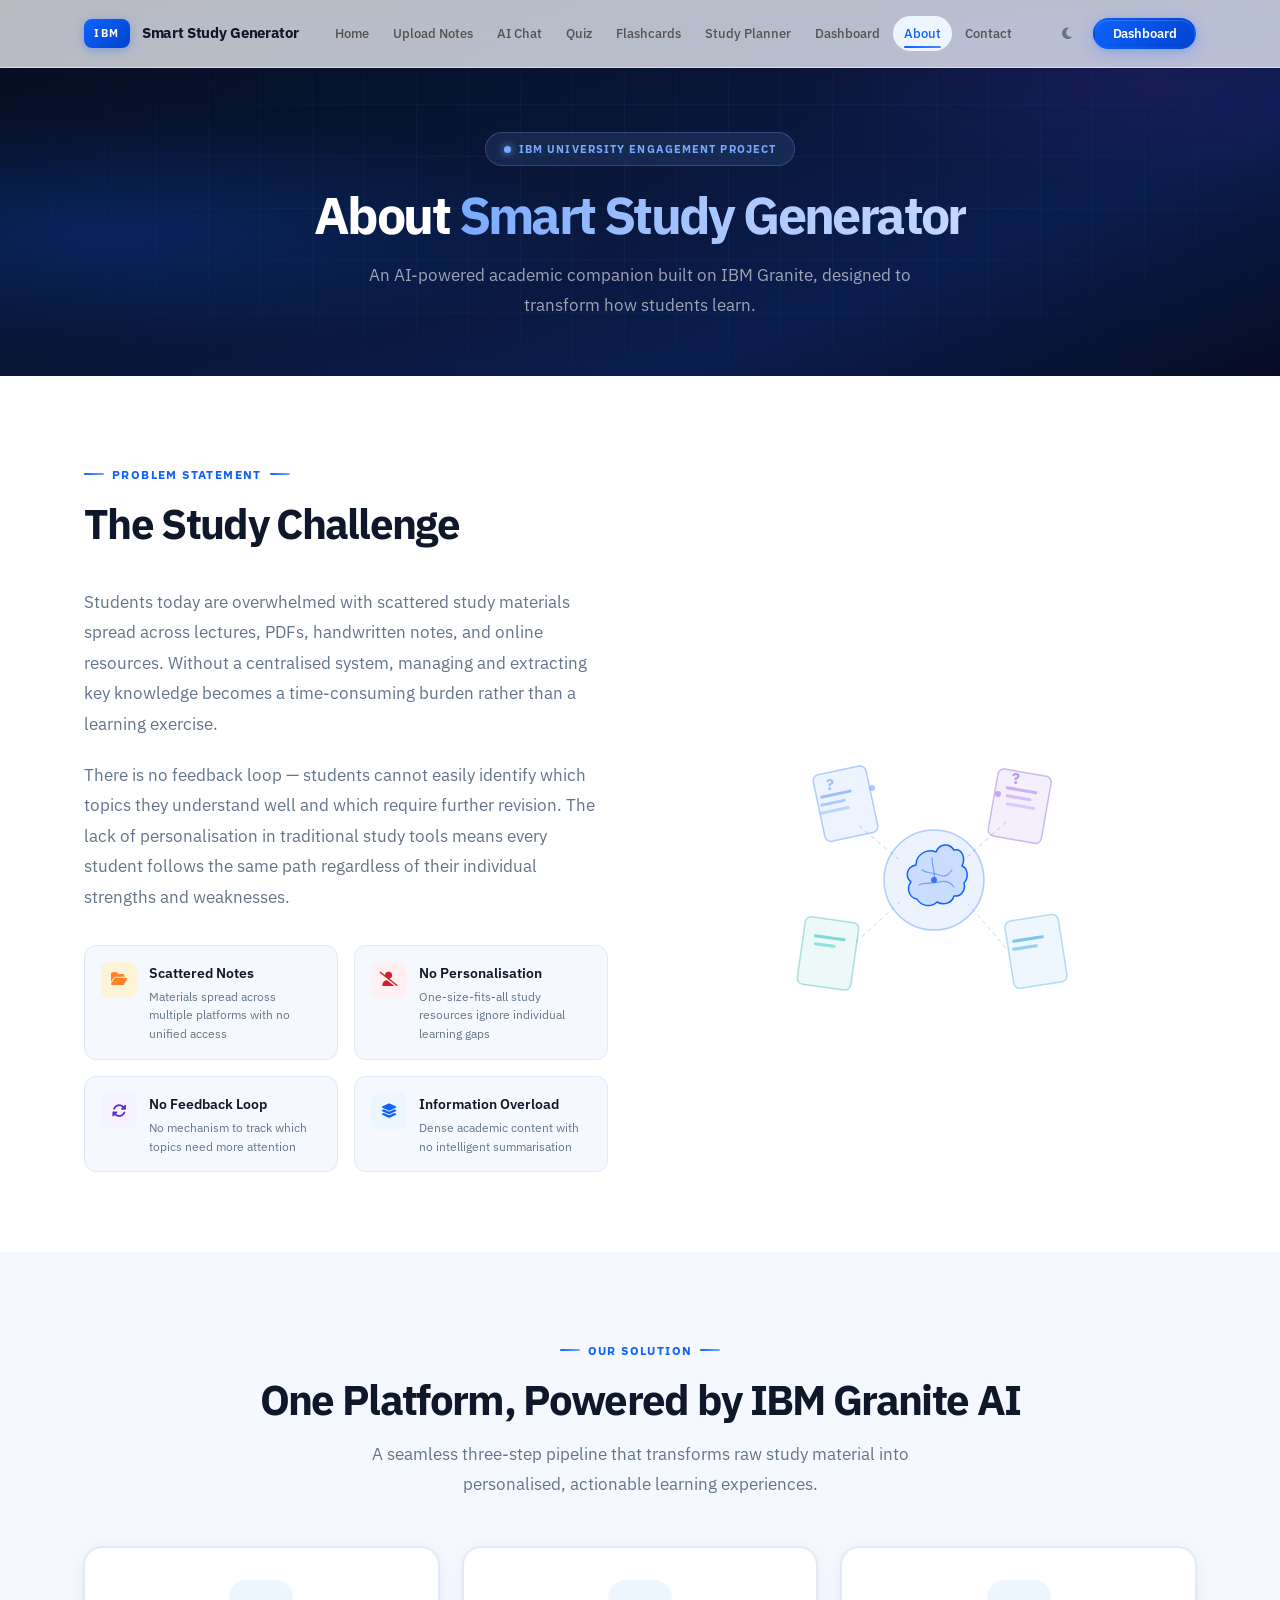
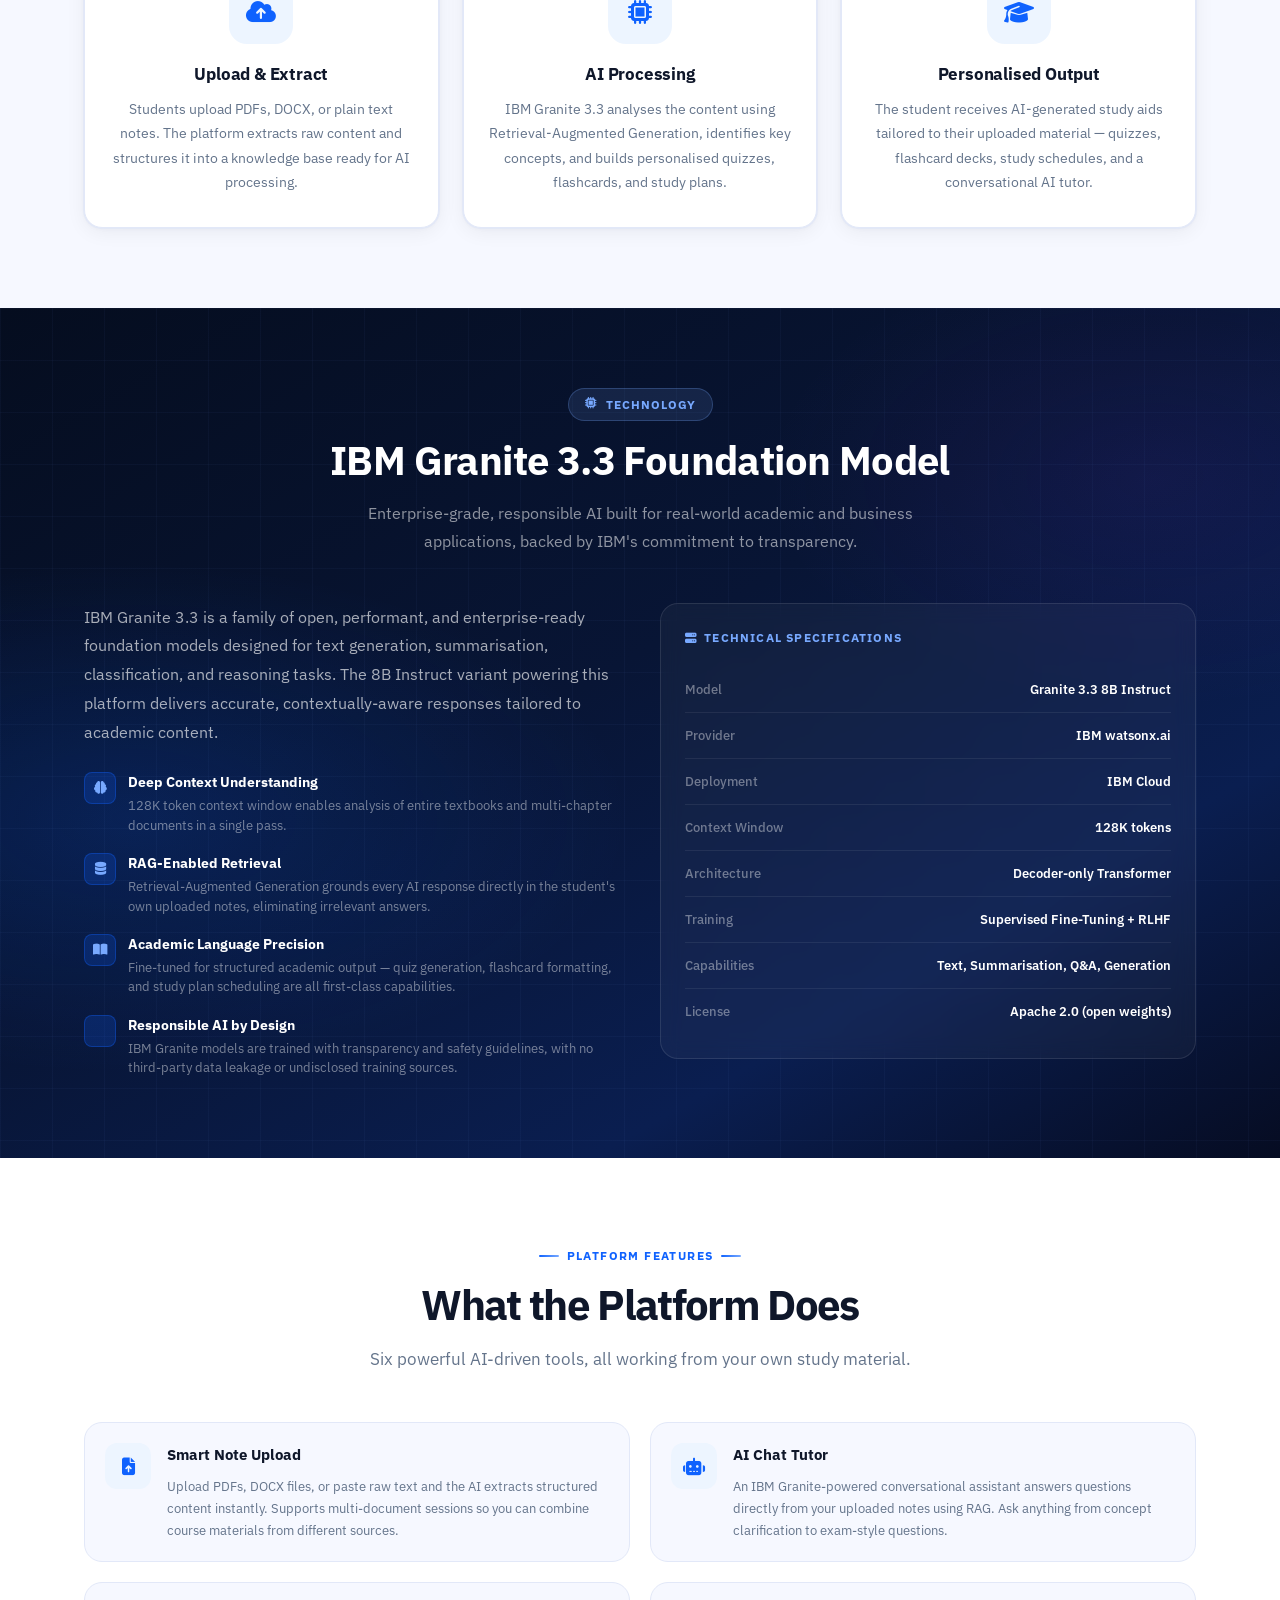
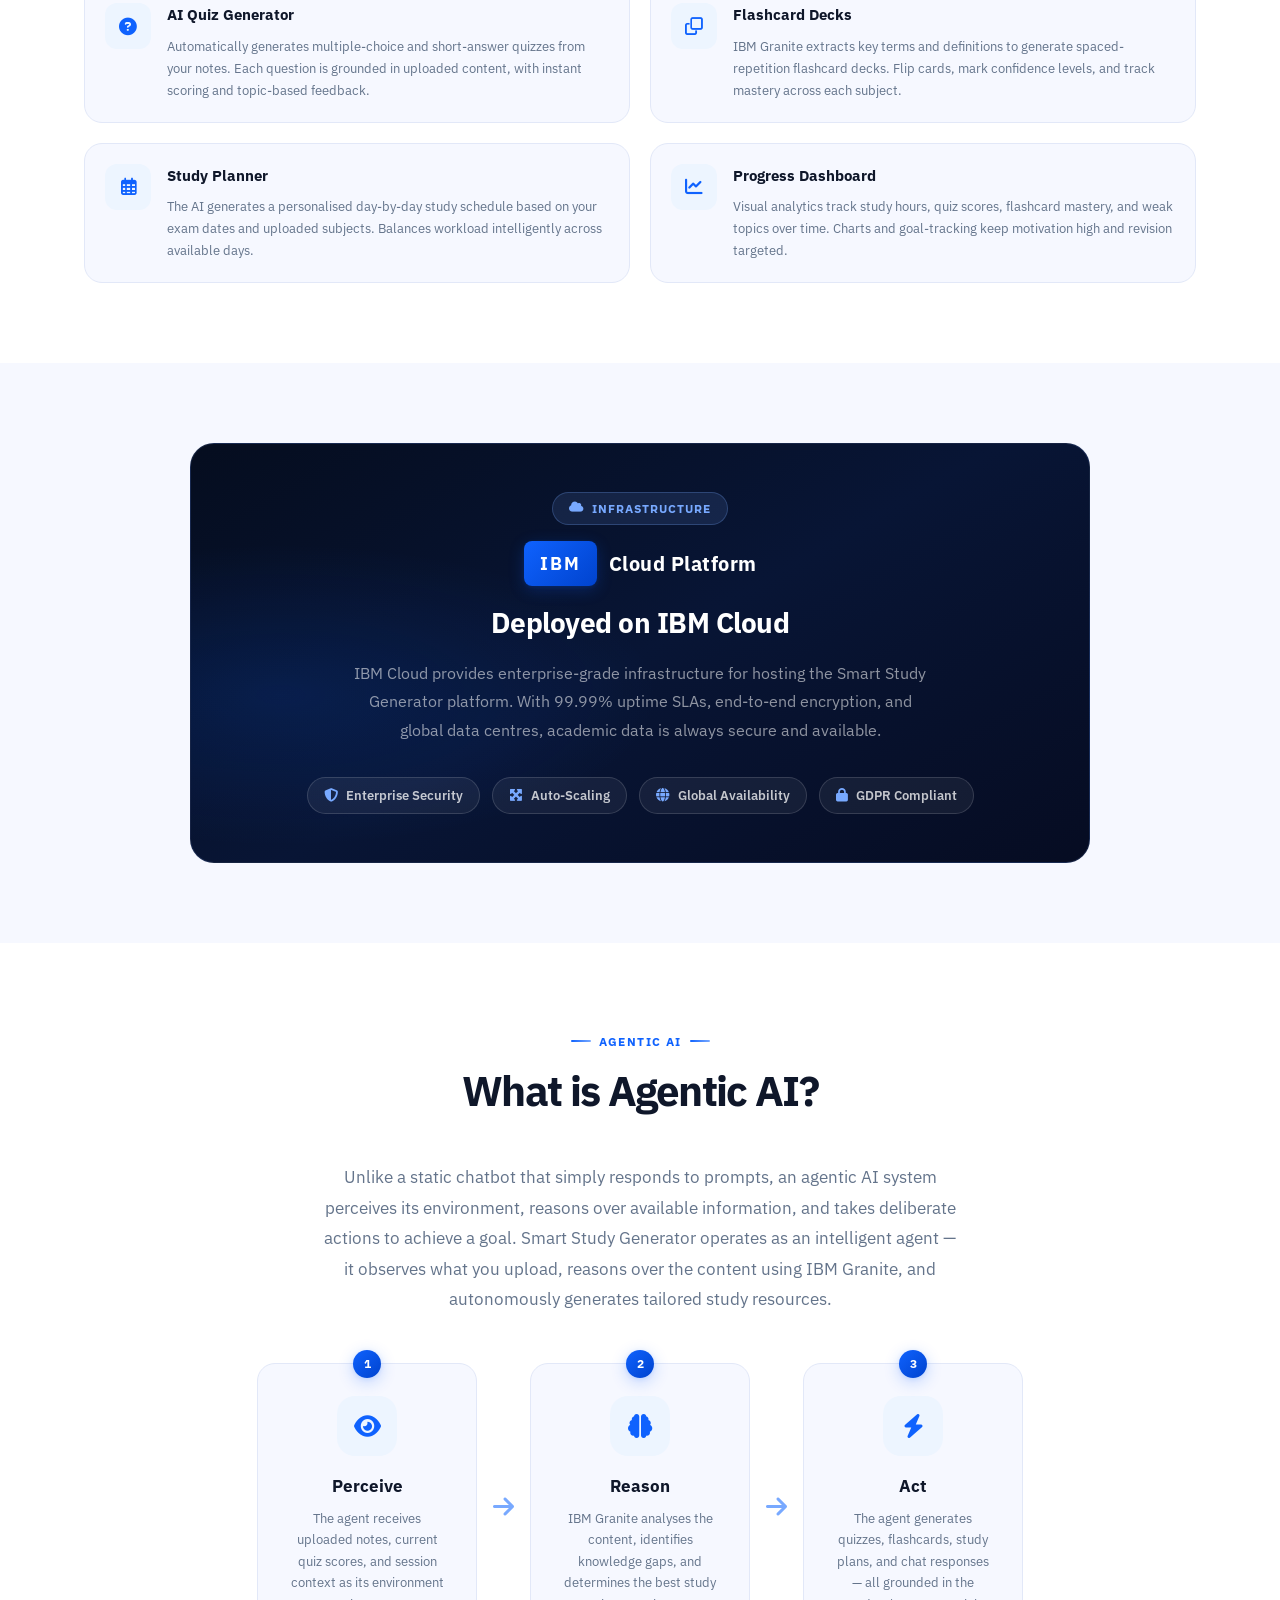
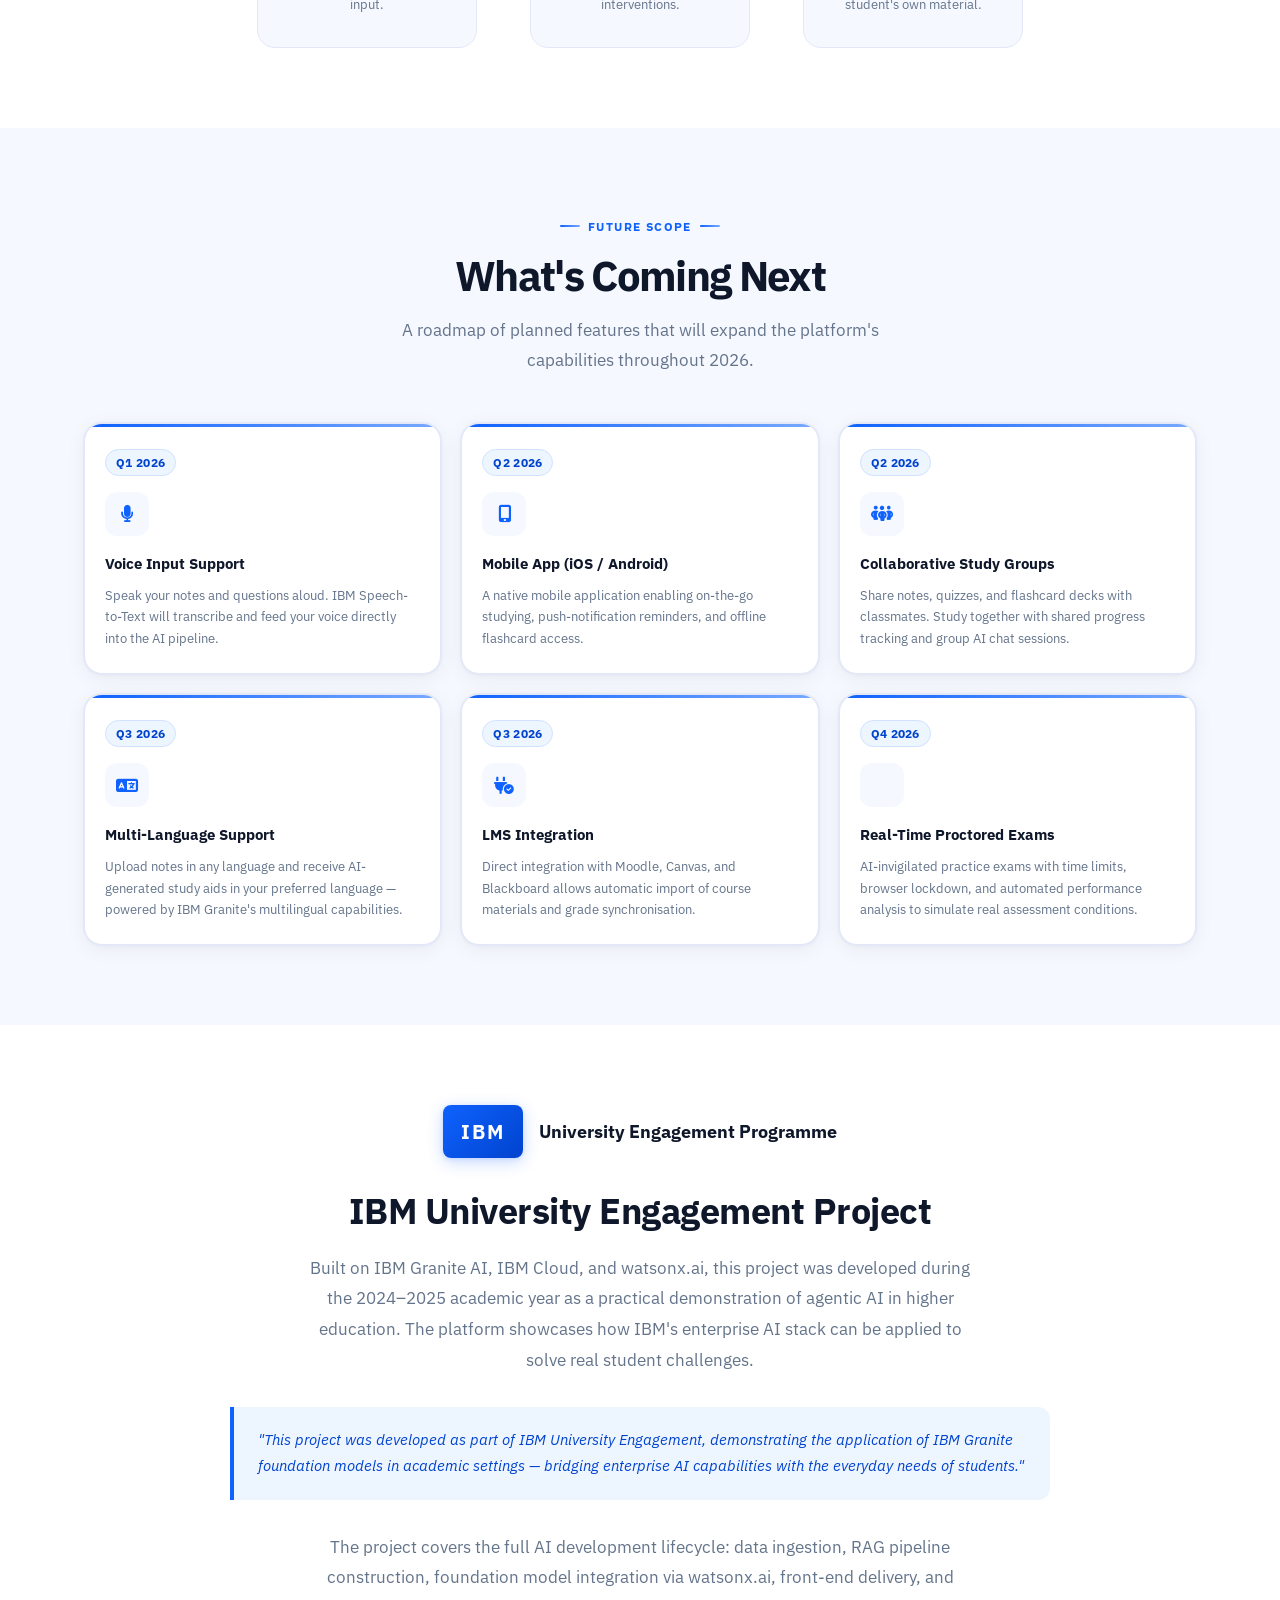
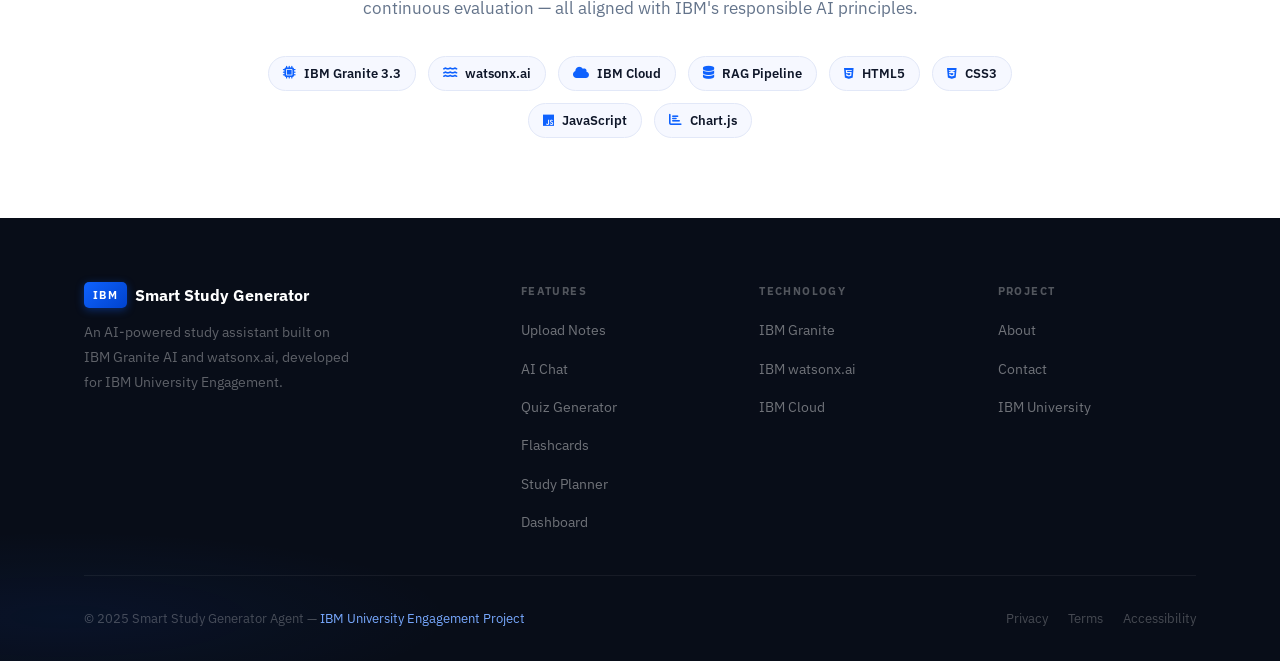
<file: IBM_Study_Generator/pages/about.html>
<!DOCTYPE html>
<html lang="en" data-theme="light">
<head>
  <meta charset="UTF-8" />
  <meta name="viewport" content="width=device-width, initial-scale=1.0" />
  <meta name="description" content="About Smart Study Generator — an AI-powered academic companion built on IBM Granite, developed as part of IBM University Engagement." />
  <meta name="theme-color" content="#0f62fe" />
  <title>About | Smart Study Generator</title>

  <link rel="stylesheet" href="../css/global.css" />
  <link rel="stylesheet" href="https://cdnjs.cloudflare.com/ajax/libs/font-awesome/6.5.0/css/all.min.css"
        crossorigin="anonymous" referrerpolicy="no-referrer" />

  <style>
  /* ── About Page Styles ──────────────────────────────────────── */

  /* ── Section shared ── */
  .about-section {
    padding: var(--sp-20) 0;
  }
  .about-section--surface {
    background: var(--color-surface);
  }
  .about-section--white {
    background: var(--color-bg);
  }

  /* ── Problem Statement ── */
  .about-problem {
    background: var(--color-bg);
    padding: var(--sp-20) 0;
  }
  .about-problem__grid {
    display: grid;
    grid-template-columns: 1fr 1fr;
    gap: var(--sp-16);
    align-items: center;
    margin-top: var(--sp-10);
  }
  .about-problem__text p {
    font-size: 1.0625rem;
    color: var(--color-text-muted);
    line-height: 1.8;
    margin-bottom: var(--sp-5);
  }
  .about-problem__text p:last-of-type { margin-bottom: var(--sp-8); }
  .pain-grid {
    display: grid;
    grid-template-columns: 1fr 1fr;
    gap: var(--sp-4);
  }
  .pain-card {
    display: flex;
    align-items: flex-start;
    gap: var(--sp-3);
    background: var(--color-surface);
    border: 1px solid var(--color-border);
    border-radius: var(--radius-lg);
    padding: var(--sp-4);
    transition: transform var(--ease-out), box-shadow var(--ease-out);
  }
  .pain-card:hover { transform: translateY(-3px); box-shadow: var(--shadow-md); }
  .pain-card__icon {
    width: 36px; height: 36px;
    border-radius: var(--radius-md);
    display: flex; align-items: center; justify-content: center;
    font-size: .9rem; flex-shrink: 0;
  }
  .pain-card__icon--orange { background: var(--yellow-10); color: #ff832b; }
  .pain-card__icon--red { background: var(--red-10); color: var(--red-50); }
  .pain-card__icon--purple { background: #f6f2ff; color: var(--violet); }
  .pain-card__icon--blue { background: var(--blue-10); color: var(--blue-50); }
  .pain-card__label { font-size: .875rem; font-weight: 600; color: var(--color-text); }
  .pain-card__desc { font-size: .78rem; color: var(--color-text-muted); margin-top: 2px; line-height: 1.5; }
  .about-problem__visual {
    display: flex; align-items: center; justify-content: center;
  }

  /* ── Solution ── */
  .about-solution {
    background: var(--color-surface);
    padding: var(--sp-20) 0;
  }
  .about-solution__header { text-align: center; margin-bottom: var(--sp-12); }
  .solution-cards {
    display: grid;
    grid-template-columns: repeat(3, 1fr);
    gap: var(--sp-6);
  }
  .solution-card {
    background: var(--color-bg);
    border: 1px solid var(--color-border);
    border-radius: var(--radius-xl);
    box-shadow: var(--shadow-card);
    padding: var(--sp-8) var(--sp-6);
    text-align: center;
    transition: transform var(--ease-out), box-shadow var(--ease-out), border-color var(--ease);
    position: relative; overflow: hidden;
  }
  .solution-card::after {
    content: '';
    position: absolute; top: 0; left: 0; right: 0; height: 3px;
    background: linear-gradient(90deg, var(--blue-50), var(--blue-30));
    border-radius: var(--radius-xl) var(--radius-xl) 0 0;
    transform: scaleX(0); transform-origin: left;
    transition: transform var(--ease);
  }
  .solution-card:hover { transform: translateY(-6px); box-shadow: var(--shadow-lg); border-color: var(--blue-20); }
  .solution-card:hover::after { transform: scaleX(1); }
  .solution-card__num {
    width: 40px; height: 40px;
    background: linear-gradient(135deg, var(--blue-50), var(--blue-60));
    color: var(--white); font-size: .875rem; font-weight: 800;
    border-radius: var(--radius-full);
    display: flex; align-items: center; justify-content: center;
    margin: 0 auto var(--sp-5);
    box-shadow: var(--shadow-blue-sm);
  }
  .solution-card__icon-wrap {
    width: 64px; height: 64px;
    background: var(--blue-10); border-radius: var(--radius-xl);
    display: flex; align-items: center; justify-content: center;
    margin: 0 auto var(--sp-5);
    font-size: 1.5rem; color: var(--blue-50);
  }
  .solution-card__title {
    font-size: 1.0625rem; font-weight: 700;
    color: var(--color-text); margin-bottom: var(--sp-3);
    letter-spacing: -.2px;
  }
  .solution-card__desc {
    font-size: .875rem; color: var(--color-text-muted);
    line-height: 1.75;
  }

  /* ── IBM Granite dark section ── */
  .about-granite {
    background: radial-gradient(ellipse 65% 50% at 10% 60%, rgba(15,98,254,.18) 0%, transparent 60%),
                radial-gradient(ellipse 50% 45% at 90% 20%, rgba(105,41,196,.1) 0%, transparent 60%),
                linear-gradient(150deg, #050d1f 0%, #081535 45%, #0a1e50 75%, #060c22 100%);
    padding: var(--sp-20) 0;
    position: relative; overflow: hidden;
  }
  .about-granite__grid-bg {
    position: absolute; inset: 0;
    background-image: linear-gradient(rgba(120,169,255,.04) 1px, transparent 1px),
                      linear-gradient(90deg, rgba(120,169,255,.04) 1px, transparent 1px);
    background-size: 52px 52px;
    pointer-events: none;
  }
  .about-granite__inner { position: relative; z-index: 1; }
  .about-granite__header { text-align: center; margin-bottom: var(--sp-12); }
  .about-granite__label {
    display: inline-flex; align-items: center; gap: var(--sp-2);
    background: rgba(120,169,255,.12); border: 1px solid rgba(120,169,255,.25);
    border-radius: var(--radius-full); padding: 6px 16px;
    font-size: .72rem; font-weight: 700; color: #78a9ff;
    letter-spacing: 1px; text-transform: uppercase;
    margin-bottom: var(--sp-4);
  }
  .about-granite__title {
    font-size: clamp(1.875rem, 3.2vw, 2.5rem); font-weight: 700;
    color: var(--white); letter-spacing: -.6px;
    margin-bottom: var(--sp-4); line-height: 1.15;
  }
  .about-granite__sub {
    font-size: 1rem; color: rgba(255,255,255,.55);
    max-width: 560px; margin: 0 auto; line-height: 1.75;
  }
  .about-granite__grid {
    display: grid;
    grid-template-columns: 1fr 1fr;
    gap: var(--sp-10);
    align-items: start;
  }
  .about-granite__text p {
    font-size: 1rem; color: rgba(255,255,255,.65);
    line-height: 1.8; margin-bottom: var(--sp-6);
  }
  .granite-bullets { display: flex; flex-direction: column; gap: var(--sp-4); }
  .granite-bullet {
    display: flex; align-items: flex-start; gap: var(--sp-3);
  }
  .granite-bullet__icon {
    width: 32px; height: 32px;
    background: rgba(15,98,254,.2); border: 1px solid rgba(15,98,254,.35);
    border-radius: var(--radius-md);
    display: flex; align-items: center; justify-content: center;
    color: var(--blue-30); font-size: .8rem; flex-shrink: 0; margin-top: 2px;
  }
  .granite-bullet__title { font-size: .9rem; font-weight: 700; color: var(--white); }
  .granite-bullet__desc { font-size: .8125rem; color: rgba(255,255,255,.45); margin-top: 2px; line-height: 1.5; }
  .granite-spec-card {
    background: rgba(255,255,255,.04);
    border: 1px solid rgba(255,255,255,.1);
    border-radius: var(--radius-xl);
    padding: var(--sp-6);
    backdrop-filter: blur(10px);
  }
  .granite-spec-title {
    font-size: .72rem; font-weight: 700; color: var(--blue-30);
    text-transform: uppercase; letter-spacing: 1.2px;
    margin-bottom: var(--sp-5);
  }
  .spec-rows { display: flex; flex-direction: column; gap: 0; }
  .spec-row {
    display: flex; align-items: flex-start;
    justify-content: space-between; gap: var(--sp-4);
    padding: var(--sp-3) 0;
    border-bottom: 1px solid rgba(255,255,255,.07);
  }
  .spec-row:last-child { border-bottom: none; }
  .spec-row__key { font-size: .8rem; color: rgba(255,255,255,.4); font-weight: 500; flex-shrink: 0; }
  .spec-row__val { font-size: .8rem; color: var(--white); font-weight: 600; text-align: right; }

  /* ── Features ── */
  .about-features {
    background: var(--color-bg);
    padding: var(--sp-20) 0;
  }
  .about-features__header { text-align: center; margin-bottom: var(--sp-12); }
  .feature-grid {
    display: grid;
    grid-template-columns: 1fr 1fr;
    gap: var(--sp-5);
  }
  .feature-item {
    display: flex; align-items: flex-start; gap: var(--sp-4);
    background: var(--color-surface);
    border: 1px solid var(--color-border);
    border-radius: var(--radius-xl);
    padding: var(--sp-5) var(--sp-5);
    transition: transform var(--ease-out), box-shadow var(--ease-out), border-color var(--ease);
  }
  .feature-item:hover { transform: translateY(-4px); box-shadow: var(--shadow-md); border-color: var(--blue-20); }
  .feature-item__icon {
    width: 46px; height: 46px;
    background: var(--blue-10); color: var(--blue-50);
    border-radius: var(--radius-lg);
    display: flex; align-items: center; justify-content: center;
    font-size: 1.1rem; flex-shrink: 0;
    transition: background var(--ease), color var(--ease);
  }
  .feature-item:hover .feature-item__icon { background: var(--blue-50); color: var(--white); }
  .feature-item__title { font-size: .9375rem; font-weight: 700; color: var(--color-text); margin-bottom: var(--sp-2); }
  .feature-item__desc { font-size: .825rem; color: var(--color-text-muted); line-height: 1.65; }

  /* ── IBM Cloud section ── */
  .about-cloud {
    background: var(--color-surface);
    padding: var(--sp-20) 0;
  }
  .cloud-card {
    background: radial-gradient(ellipse 70% 60% at 10% 60%, rgba(15,98,254,.15) 0%, transparent 60%),
                linear-gradient(150deg, #050d1f, #081535, #060c22);
    border: 1px solid rgba(120,169,255,.15);
    border-radius: var(--radius-2xl);
    padding: var(--sp-12) var(--sp-12);
    max-width: 900px; margin: 0 auto;
    position: relative; overflow: hidden;
    text-align: center;
  }
  .cloud-card__label {
    display: inline-flex; align-items: center; gap: var(--sp-2);
    background: rgba(120,169,255,.12); border: 1px solid rgba(120,169,255,.25);
    border-radius: var(--radius-full); padding: 6px 16px;
    font-size: .72rem; font-weight: 700; color: #78a9ff;
    letter-spacing: 1px; text-transform: uppercase;
    margin-bottom: var(--sp-4);
  }
  .cloud-card__ibm-logo {
    display: flex; align-items: center; justify-content: center; gap: var(--sp-3);
    margin-bottom: var(--sp-5);
  }
  .cloud-card__ibm-badge {
    background: linear-gradient(135deg, var(--blue-50), var(--blue-60));
    color: var(--white); font-size: 1.1rem; font-weight: 800;
    letter-spacing: 2px; padding: 8px 16px; border-radius: var(--radius-md);
    box-shadow: var(--shadow-blue-sm);
  }
  .cloud-card__ibm-text { font-size: 1.25rem; font-weight: 700; color: var(--white); letter-spacing: .5px; }
  .cloud-card__title { font-size: 1.75rem; font-weight: 700; color: var(--white); margin-bottom: var(--sp-5); letter-spacing: -.5px; }
  .cloud-card__desc { font-size: 1rem; color: rgba(255,255,255,.55); line-height: 1.8; max-width: 580px; margin: 0 auto var(--sp-8); }
  .cloud-chips {
    display: flex; align-items: center; justify-content: center;
    flex-wrap: wrap; gap: var(--sp-3);
  }
  .cloud-chip {
    display: inline-flex; align-items: center; gap: var(--sp-2);
    background: rgba(255,255,255,.06); border: 1px solid rgba(255,255,255,.14);
    border-radius: var(--radius-full); padding: 7px 16px;
    font-size: .8125rem; font-weight: 600; color: rgba(255,255,255,.75);
    transition: background var(--ease), border-color var(--ease);
  }
  .cloud-chip:hover { background: rgba(15,98,254,.2); border-color: rgba(69,137,255,.4); color: var(--white); }
  .cloud-chip i { color: var(--blue-30); font-size: .85rem; }

  /* ── Agentic AI ── */
  .about-agentic {
    background: var(--color-bg);
    padding: var(--sp-20) 0;
  }
  .about-agentic__header { text-align: center; margin-bottom: var(--sp-12); }
  .about-agentic__desc {
    text-align: center; max-width: 640px; margin: 0 auto var(--sp-12);
    font-size: 1.0625rem; color: var(--color-text-muted); line-height: 1.8;
  }
  .agentic-flow {
    display: flex; align-items: center; justify-content: center;
    gap: var(--sp-4); flex-wrap: wrap;
  }
  .agentic-step {
    background: var(--color-surface);
    border: 1.5px solid var(--color-border);
    border-radius: var(--radius-xl);
    padding: var(--sp-8) var(--sp-8);
    text-align: center; width: 220px;
    transition: transform var(--ease-out), box-shadow var(--ease-out), border-color var(--ease);
    position: relative;
  }
  .agentic-step:hover { transform: translateY(-6px); box-shadow: var(--shadow-lg); border-color: var(--blue-40); }
  .agentic-step__num {
    position: absolute; top: -14px; left: 50%; transform: translateX(-50%);
    width: 28px; height: 28px;
    background: linear-gradient(135deg, var(--blue-50), var(--blue-60));
    color: var(--white); font-size: .72rem; font-weight: 800;
    border-radius: var(--radius-full);
    display: flex; align-items: center; justify-content: center;
    box-shadow: var(--shadow-blue-sm);
  }
  .agentic-step__icon {
    width: 60px; height: 60px;
    background: var(--blue-10); color: var(--blue-50);
    border-radius: var(--radius-xl);
    display: flex; align-items: center; justify-content: center;
    font-size: 1.5rem; margin: 0 auto var(--sp-4);
    transition: background var(--ease), color var(--ease);
  }
  .agentic-step:hover .agentic-step__icon { background: var(--blue-50); color: var(--white); }
  .agentic-step__title { font-size: 1.0625rem; font-weight: 700; color: var(--color-text); margin-bottom: var(--sp-2); }
  .agentic-step__desc { font-size: .8125rem; color: var(--color-text-muted); line-height: 1.65; }
  .agentic-arrow {
    font-size: 1.5rem; color: var(--blue-30);
    flex-shrink: 0; display: flex; align-items: center;
  }

  /* ── Future Scope ── */
  .about-future {
    background: var(--color-surface);
    padding: var(--sp-20) 0;
  }
  .about-future__header { text-align: center; margin-bottom: var(--sp-12); }
  .roadmap-grid {
    display: grid;
    grid-template-columns: repeat(3, 1fr);
    gap: var(--sp-5);
  }
  .roadmap-card {
    background: var(--color-bg);
    border: 1px solid var(--color-border);
    border-radius: var(--radius-xl);
    box-shadow: var(--shadow-card);
    padding: var(--sp-6) var(--sp-5);
    transition: transform var(--ease-out), box-shadow var(--ease-out), border-color var(--ease);
    position: relative; overflow: hidden;
  }
  .roadmap-card::before {
    content: '';
    position: absolute; top: 0; left: 0; right: 0; height: 3px;
    background: linear-gradient(90deg, var(--blue-50), var(--blue-30));
    border-radius: var(--radius-xl) var(--radius-xl) 0 0;
  }
  .roadmap-card:hover { transform: translateY(-5px); box-shadow: var(--shadow-lg); border-color: var(--blue-20); }
  .roadmap-card__quarter {
    display: inline-flex; align-items: center;
    background: var(--blue-10); border: 1px solid var(--blue-20);
    color: var(--blue-60); border-radius: var(--radius-full);
    padding: 3px 10px; font-size: .72rem; font-weight: 700;
    margin-bottom: var(--sp-4); letter-spacing: .3px;
  }
  .roadmap-card__icon {
    width: 44px; height: 44px;
    background: var(--color-surface); border-radius: var(--radius-lg);
    display: flex; align-items: center; justify-content: center;
    font-size: 1.1rem; color: var(--blue-50); margin-bottom: var(--sp-4);
  }
  .roadmap-card__title { font-size: .9375rem; font-weight: 700; color: var(--color-text); margin-bottom: var(--sp-2); }
  .roadmap-card__desc { font-size: .8125rem; color: var(--color-text-muted); line-height: 1.65; }

  /* ── Project Info ── */
  .about-project {
    background: var(--color-bg);
    padding: var(--sp-20) 0;
  }
  .about-project__inner { max-width: 820px; margin: 0 auto; text-align: center; }
  .about-project__ibm-block {
    display: flex; align-items: center; justify-content: center;
    gap: var(--sp-4); margin-bottom: var(--sp-8); flex-wrap: wrap;
  }
  .about-project__ibm-badge {
    background: linear-gradient(135deg, var(--blue-50), var(--blue-60));
    color: var(--white); font-size: 1.25rem; font-weight: 800;
    letter-spacing: 2px; padding: 10px 18px; border-radius: var(--radius-md);
    box-shadow: var(--shadow-blue-sm);
  }
  .about-project__ibm-text { font-size: 1.125rem; font-weight: 700; color: var(--color-text); }
  .about-project__title { font-size: clamp(1.625rem, 3vw, 2.25rem); font-weight: 700; color: var(--color-text); letter-spacing: -.5px; margin-bottom: var(--sp-5); }
  .about-project__desc { font-size: 1.0625rem; color: var(--color-text-muted); line-height: 1.8; margin-bottom: var(--sp-4); max-width: 680px; margin-left: auto; margin-right: auto; }
  .about-project__quote {
    background: var(--blue-10); border-left: 4px solid var(--blue-50);
    border-radius: 0 var(--radius-lg) var(--radius-lg) 0;
    padding: var(--sp-5) var(--sp-6); margin: var(--sp-8) 0;
    text-align: left;
    font-size: .9375rem; color: var(--blue-60); font-style: italic; line-height: 1.75;
  }
  [data-theme="dark"] .about-project__quote { background: rgba(15,98,254,.1); color: var(--blue-30); }
  .tech-badges {
    display: flex; align-items: center; justify-content: center;
    flex-wrap: wrap; gap: var(--sp-3); margin-top: var(--sp-8);
  }
  .tech-badge {
    display: inline-flex; align-items: center; gap: var(--sp-2);
    background: var(--color-surface); border: 1.5px solid var(--color-border);
    border-radius: var(--radius-full); padding: 6px 14px;
    font-size: .8rem; font-weight: 600; color: var(--color-text);
    transition: border-color var(--ease), background var(--ease);
  }
  .tech-badge:hover { border-color: var(--blue-40); background: var(--blue-10); color: var(--blue-60); }
  .tech-badge i { color: var(--blue-50); font-size: .8rem; }

  /* ── Responsive ── */
  @media (max-width: 900px) {
    .about-problem__grid { grid-template-columns: 1fr; gap: var(--sp-8); }
    .about-problem__visual { display: none; }
    .solution-cards { grid-template-columns: 1fr; }
    .about-granite__grid { grid-template-columns: 1fr; gap: var(--sp-8); }
    .feature-grid { grid-template-columns: 1fr; }
    .roadmap-grid { grid-template-columns: 1fr 1fr; }
    .agentic-flow { flex-direction: column; align-items: center; }
    .agentic-arrow { transform: rotate(90deg); }
    .cloud-card { padding: var(--sp-8) var(--sp-6); }
  }
  @media (max-width: 600px) {
    .pain-grid { grid-template-columns: 1fr; }
    .roadmap-grid { grid-template-columns: 1fr; }
    .about-section, .about-problem, .about-solution, .about-granite,
    .about-features, .about-cloud, .about-agentic, .about-future, .about-project {
      padding: var(--sp-12) 0;
    }
  }
  </style>
</head>
<body>

<!-- ── Navigation ─────────────────────────────────────────────── -->
<header id="nav" class="nav" role="banner">
  <div class="container nav__inner">
    <a href="../index.html" class="nav__logo" aria-label="Smart Study Generator home">
      <span class="nav__logo-badge">IBM</span>
      <span class="nav__logo-text">Smart Study Generator</span>
    </a>
    <nav class="nav__links" aria-label="Primary navigation">
      <a href="../index.html" class="nav__link">Home</a>
      <a href="upload.html" class="nav__link">Upload Notes</a>
      <a href="chat.html" class="nav__link">AI Chat</a>
      <a href="quiz.html" class="nav__link">Quiz</a>
      <a href="flashcards.html" class="nav__link">Flashcards</a>
      <a href="planner.html" class="nav__link">Study Planner</a>
      <a href="dashboard.html" class="nav__link">Dashboard</a>
      <a href="about.html" class="nav__link active">About</a>
      <a href="contact.html" class="nav__link">Contact</a>
    </nav>
    <div class="nav__actions">
      <button class="nav__theme-btn" id="themeToggle" aria-label="Toggle theme"><i class="fa-solid fa-moon"></i></button>
      <a href="dashboard.html" class="btn btn-primary btn-sm">Dashboard</a>
    </div>
    <button class="nav__toggle" id="navToggle" aria-label="Toggle navigation" aria-expanded="false">
      <span class="nav__toggle-bar"></span><span class="nav__toggle-bar"></span><span class="nav__toggle-bar"></span>
    </button>
  </div>
  <nav class="nav__mobile" id="navMobile">
    <a href="../index.html" class="nav__link">Home</a>
    <a href="upload.html" class="nav__link">Upload Notes</a>
    <a href="chat.html" class="nav__link">AI Chat</a>
    <a href="quiz.html" class="nav__link">Quiz</a>
    <a href="flashcards.html" class="nav__link">Flashcards</a>
    <a href="planner.html" class="nav__link">Study Planner</a>
    <a href="dashboard.html" class="nav__link">Dashboard</a>
    <a href="about.html" class="nav__link active">About</a>
    <a href="contact.html" class="nav__link">Contact</a>
    <a href="dashboard.html" class="btn btn-primary" style="margin-top:.5rem;justify-content:center;">Dashboard</a>
  </nav>
</header>

<!-- ── A) PAGE HERO ───────────────────────────────────────────── -->
<section class="page-hero" aria-label="About page hero">
  <div class="page-hero__bg" aria-hidden="true"></div>
  <div class="container page-hero__inner">
    <div class="page-hero-badge" data-reveal>
      <span class="page-hero-badge__dot"></span>
      IBM University Engagement Project
    </div>
    <h1 class="page-hero__title" data-reveal data-reveal-delay="1">
      About <span class="page-hero__accent">Smart Study Generator</span>
    </h1>
    <p class="page-hero__sub" data-reveal data-reveal-delay="2">
      An AI-powered academic companion built on IBM Granite, designed to transform how students learn.
    </p>
  </div>
</section>

<!-- ── B) PROBLEM STATEMENT ──────────────────────────────────── -->
<section class="about-problem" aria-labelledby="problem-title">
  <div class="container">
    <span class="section-label" data-reveal>Problem Statement</span>
    <h2 class="section-title" id="problem-title" data-reveal data-reveal-delay="1">The Study Challenge</h2>
    <div class="about-problem__grid">
      <div class="about-problem__text" data-reveal>
        <p>Students today are overwhelmed with scattered study materials spread across lectures, PDFs, handwritten notes, and online resources. Without a centralised system, managing and extracting key knowledge becomes a time-consuming burden rather than a learning exercise.</p>
        <p>There is no feedback loop — students cannot easily identify which topics they understand well and which require further revision. The lack of personalisation in traditional study tools means every student follows the same path regardless of their individual strengths and weaknesses.</p>
        <div class="pain-grid">
          <div class="pain-card">
            <div class="pain-card__icon pain-card__icon--orange"><i class="fa-solid fa-folder-open"></i></div>
            <div>
              <div class="pain-card__label">Scattered Notes</div>
              <div class="pain-card__desc">Materials spread across multiple platforms with no unified access</div>
            </div>
          </div>
          <div class="pain-card">
            <div class="pain-card__icon pain-card__icon--red"><i class="fa-solid fa-user-slash"></i></div>
            <div>
              <div class="pain-card__label">No Personalisation</div>
              <div class="pain-card__desc">One-size-fits-all study resources ignore individual learning gaps</div>
            </div>
          </div>
          <div class="pain-card">
            <div class="pain-card__icon pain-card__icon--purple"><i class="fa-solid fa-rotate"></i></div>
            <div>
              <div class="pain-card__label">No Feedback Loop</div>
              <div class="pain-card__desc">No mechanism to track which topics need more attention</div>
            </div>
          </div>
          <div class="pain-card">
            <div class="pain-card__icon pain-card__icon--blue"><i class="fa-solid fa-layer-group"></i></div>
            <div>
              <div class="pain-card__label">Information Overload</div>
              <div class="pain-card__desc">Dense academic content with no intelligent summarisation</div>
            </div>
          </div>
        </div>
      </div>
      <div class="about-problem__visual" data-reveal data-reveal-delay="2">
        <!-- SVG: Scattered documents around a brain -->
        <svg width="300" height="280" viewBox="0 0 300 280" fill="none" xmlns="http://www.w3.org/2000/svg" aria-label="Illustration of scattered study notes around a central brain">
          <!-- Central brain -->
          <circle cx="150" cy="140" r="50" fill="rgba(15,98,254,.08)" stroke="rgba(15,98,254,.3)" stroke-width="1.5"/>
          <path d="M132 125 C132 115 142 108 152 112 C155 104 165 102 170 110 C178 108 182 118 178 126 C184 128 185 138 180 143 C182 150 177 157 170 156 C168 163 160 166 153 162 C147 168 137 166 133 159 C125 158 122 148 127 142 C121 137 122 127 132 125Z" fill="rgba(15,98,254,.15)" stroke="#0f62fe" stroke-width="1.5" stroke-linejoin="round"/>
          <!-- Brain lines -->
          <path d="M148 118 C148 128 152 132 150 142" stroke="#0f62fe" stroke-width="1.2" stroke-linecap="round" fill="none" opacity=".5"/>
          <path d="M138 130 C144 134 148 132 155 135 C162 138 165 134 168 130" stroke="#0f62fe" stroke-width="1.2" stroke-linecap="round" fill="none" opacity=".5"/>
          <path d="M135 145 C140 142 148 144 155 142 C162 140 167 143 170 147" stroke="#0f62fe" stroke-width="1.2" stroke-linecap="round" fill="none" opacity=".5"/>
          <!-- Document top-left -->
          <rect x="28" y="36" width="54" height="68" rx="6" fill="rgba(15,98,254,.07)" stroke="rgba(15,98,254,.3)" stroke-width="1.5" transform="rotate(-12 28 36)"/>
          <rect x="36" y="56" width="32" height="3" rx="1.5" fill="#4589ff" opacity=".5" transform="rotate(-12 36 56)"/>
          <rect x="36" y="64" width="26" height="3" rx="1.5" fill="#4589ff" opacity=".4" transform="rotate(-12 36 64)"/>
          <rect x="36" y="72" width="30" height="3" rx="1.5" fill="#4589ff" opacity=".3" transform="rotate(-12 36 72)"/>
          <!-- Question mark top-left -->
          <text x="42" y="50" font-size="16" fill="#78a9ff" opacity=".7" font-weight="700">?</text>
          <!-- Document top-right -->
          <rect x="215" y="28" width="54" height="68" rx="6" fill="rgba(105,41,196,.07)" stroke="rgba(105,41,196,.3)" stroke-width="1.5" transform="rotate(10 215 28)"/>
          <rect x="222" y="46" width="32" height="3" rx="1.5" fill="#a56eff" opacity=".5" transform="rotate(10 222 46)"/>
          <rect x="222" y="54" width="26" height="3" rx="1.5" fill="#a56eff" opacity=".4" transform="rotate(10 222 54)"/>
          <rect x="222" y="62" width="30" height="3" rx="1.5" fill="#a56eff" opacity=".3" transform="rotate(10 222 62)"/>
          <text x="228" y="44" font-size="16" fill="#a56eff" opacity=".7" font-weight="700">?</text>
          <!-- Document bottom-left -->
          <rect x="22" y="176" width="54" height="68" rx="6" fill="rgba(0,157,154,.07)" stroke="rgba(0,157,154,.3)" stroke-width="1.5" transform="rotate(8 22 176)"/>
          <rect x="30" y="194" width="32" height="3" rx="1.5" fill="#08bdba" opacity=".5" transform="rotate(8 30 194)"/>
          <rect x="30" y="202" width="22" height="3" rx="1.5" fill="#08bdba" opacity=".4" transform="rotate(8 30 202)"/>
          <!-- Document bottom-right -->
          <rect x="220" y="182" width="54" height="68" rx="6" fill="rgba(17,146,232,.07)" stroke="rgba(17,146,232,.3)" stroke-width="1.5" transform="rotate(-9 220 182)"/>
          <rect x="228" y="200" width="32" height="3" rx="1.5" fill="#1192e8" opacity=".5" transform="rotate(-9 228 200)"/>
          <rect x="228" y="208" width="26" height="3" rx="1.5" fill="#1192e8" opacity=".4" transform="rotate(-9 228 208)"/>
          <!-- Connecting dotted lines from docs to brain -->
          <line x1="75" y1="86" x2="118" y2="122" stroke="#0f62fe" stroke-width="1" stroke-dasharray="4 4" opacity=".3"/>
          <line x1="222" y1="82" x2="182" y2="118" stroke="#6929c4" stroke-width="1" stroke-dasharray="4 4" opacity=".3"/>
          <line x1="72" y1="202" x2="116" y2="162" stroke="#009d9a" stroke-width="1" stroke-dasharray="4 4" opacity=".3"/>
          <line x1="222" y1="208" x2="184" y2="164" stroke="#1192e8" stroke-width="1" stroke-dasharray="4 4" opacity=".3"/>
          <!-- Sparkle dots -->
          <circle cx="150" cy="140" r="3" fill="#0f62fe" opacity=".8"/>
          <circle cx="88" cy="48" r="3" fill="#78a9ff" opacity=".6"/>
          <circle cx="214" cy="54" r="3" fill="#a56eff" opacity=".6"/>
        </svg>
      </div>
    </div>
  </div>
</section>

<!-- ── C) SOLUTION ───────────────────────────────────────────── -->
<section class="about-solution" aria-labelledby="solution-title">
  <div class="container">
    <div class="about-solution__header">
      <span class="section-label" data-reveal>Our Solution</span>
      <h2 class="section-title" id="solution-title" data-reveal data-reveal-delay="1">One Platform, Powered by IBM Granite AI</h2>
      <p class="section-subtitle" data-reveal data-reveal-delay="2">A seamless three-step pipeline that transforms raw study material into personalised, actionable learning experiences.</p>
    </div>
    <div class="solution-cards">
      <div class="solution-card" data-reveal data-reveal-delay="1">
        <div class="solution-card__icon-wrap">
          <i class="fa-solid fa-cloud-arrow-up"></i>
        </div>
        <h3 class="solution-card__title">Upload &amp; Extract</h3>
        <p class="solution-card__desc">Students upload PDFs, DOCX, or plain text notes. The platform extracts raw content and structures it into a knowledge base ready for AI processing.</p>
      </div>
      <div class="solution-card" data-reveal data-reveal-delay="2">
        <div class="solution-card__icon-wrap">
          <i class="fa-solid fa-microchip"></i>
        </div>
        <h3 class="solution-card__title">AI Processing</h3>
        <p class="solution-card__desc">IBM Granite 3.3 analyses the content using Retrieval-Augmented Generation, identifies key concepts, and builds personalised quizzes, flashcards, and study plans.</p>
      </div>
      <div class="solution-card" data-reveal data-reveal-delay="3">
        <div class="solution-card__icon-wrap">
          <i class="fa-solid fa-graduation-cap"></i>
        </div>
        <h3 class="solution-card__title">Personalised Output</h3>
        <p class="solution-card__desc">The student receives AI-generated study aids tailored to their uploaded material — quizzes, flashcard decks, study schedules, and a conversational AI tutor.</p>
      </div>
    </div>
  </div>
</section>

<!-- ── D) IBM GRANITE DEEP DIVE ──────────────────────────────── -->
<section class="about-granite" aria-labelledby="granite-title">
  <div class="about-granite__grid-bg" aria-hidden="true"></div>
  <div class="container about-granite__inner">
    <div class="about-granite__header">
      <div class="about-granite__label" data-reveal>
        <i class="fa-solid fa-microchip"></i> Technology
      </div>
      <h2 class="about-granite__title" id="granite-title" data-reveal data-reveal-delay="1">IBM Granite 3.3 Foundation Model</h2>
      <p class="about-granite__sub" data-reveal data-reveal-delay="2">Enterprise-grade, responsible AI built for real-world academic and business applications, backed by IBM's commitment to transparency.</p>
    </div>
    <div class="about-granite__grid">
      <div class="about-granite__text" data-reveal>
        <p>IBM Granite 3.3 is a family of open, performant, and enterprise-ready foundation models designed for text generation, summarisation, classification, and reasoning tasks. The 8B Instruct variant powering this platform delivers accurate, contextually-aware responses tailored to academic content.</p>
        <div class="granite-bullets">
          <div class="granite-bullet">
            <div class="granite-bullet__icon"><i class="fa-solid fa-brain"></i></div>
            <div>
              <div class="granite-bullet__title">Deep Context Understanding</div>
              <div class="granite-bullet__desc">128K token context window enables analysis of entire textbooks and multi-chapter documents in a single pass.</div>
            </div>
          </div>
          <div class="granite-bullet">
            <div class="granite-bullet__icon"><i class="fa-solid fa-database"></i></div>
            <div>
              <div class="granite-bullet__title">RAG-Enabled Retrieval</div>
              <div class="granite-bullet__desc">Retrieval-Augmented Generation grounds every AI response directly in the student's own uploaded notes, eliminating irrelevant answers.</div>
            </div>
          </div>
          <div class="granite-bullet">
            <div class="granite-bullet__icon"><i class="fa-solid fa-book-open"></i></div>
            <div>
              <div class="granite-bullet__title">Academic Language Precision</div>
              <div class="granite-bullet__desc">Fine-tuned for structured academic output — quiz generation, flashcard formatting, and study plan scheduling are all first-class capabilities.</div>
            </div>
          </div>
          <div class="granite-bullet">
            <div class="granite-bullet__icon"><i class="fa-solid fa-shield-check"></i></div>
            <div>
              <div class="granite-bullet__title">Responsible AI by Design</div>
              <div class="granite-bullet__desc">IBM Granite models are trained with transparency and safety guidelines, with no third-party data leakage or undisclosed training sources.</div>
            </div>
          </div>
        </div>
      </div>
      <div class="granite-spec-card" data-reveal data-reveal-delay="2">
        <div class="granite-spec-title"><i class="fa-solid fa-server" style="margin-right:6px"></i>Technical Specifications</div>
        <div class="spec-rows">
          <div class="spec-row">
            <span class="spec-row__key">Model</span>
            <span class="spec-row__val">Granite 3.3 8B Instruct</span>
          </div>
          <div class="spec-row">
            <span class="spec-row__key">Provider</span>
            <span class="spec-row__val">IBM watsonx.ai</span>
          </div>
          <div class="spec-row">
            <span class="spec-row__key">Deployment</span>
            <span class="spec-row__val">IBM Cloud</span>
          </div>
          <div class="spec-row">
            <span class="spec-row__key">Context Window</span>
            <span class="spec-row__val">128K tokens</span>
          </div>
          <div class="spec-row">
            <span class="spec-row__key">Architecture</span>
            <span class="spec-row__val">Decoder-only Transformer</span>
          </div>
          <div class="spec-row">
            <span class="spec-row__key">Training</span>
            <span class="spec-row__val">Supervised Fine-Tuning + RLHF</span>
          </div>
          <div class="spec-row">
            <span class="spec-row__key">Capabilities</span>
            <span class="spec-row__val">Text, Summarisation, Q&amp;A, Generation</span>
          </div>
          <div class="spec-row">
            <span class="spec-row__key">License</span>
            <span class="spec-row__val">Apache 2.0 (open weights)</span>
          </div>
        </div>
      </div>
    </div>
  </div>
</section>

<!-- ── E) FEATURES OVERVIEW ──────────────────────────────────── -->
<section class="about-features" aria-labelledby="features-title">
  <div class="container">
    <div class="about-features__header">
      <span class="section-label" data-reveal>Platform Features</span>
      <h2 class="section-title" id="features-title" data-reveal data-reveal-delay="1">What the Platform Does</h2>
      <p class="section-subtitle" data-reveal data-reveal-delay="2">Six powerful AI-driven tools, all working from your own study material.</p>
    </div>
    <div class="feature-grid">
      <div class="feature-item" data-reveal data-reveal-delay="1">
        <div class="feature-item__icon"><i class="fa-solid fa-file-arrow-up"></i></div>
        <div>
          <div class="feature-item__title">Smart Note Upload</div>
          <div class="feature-item__desc">Upload PDFs, DOCX files, or paste raw text and the AI extracts structured content instantly. Supports multi-document sessions so you can combine course materials from different sources.</div>
        </div>
      </div>
      <div class="feature-item" data-reveal data-reveal-delay="2">
        <div class="feature-item__icon"><i class="fa-solid fa-robot"></i></div>
        <div>
          <div class="feature-item__title">AI Chat Tutor</div>
          <div class="feature-item__desc">An IBM Granite-powered conversational assistant answers questions directly from your uploaded notes using RAG. Ask anything from concept clarification to exam-style questions.</div>
        </div>
      </div>
      <div class="feature-item" data-reveal data-reveal-delay="3">
        <div class="feature-item__icon"><i class="fa-solid fa-circle-question"></i></div>
        <div>
          <div class="feature-item__title">AI Quiz Generator</div>
          <div class="feature-item__desc">Automatically generates multiple-choice and short-answer quizzes from your notes. Each question is grounded in uploaded content, with instant scoring and topic-based feedback.</div>
        </div>
      </div>
      <div class="feature-item" data-reveal data-reveal-delay="4">
        <div class="feature-item__icon"><i class="fa-regular fa-clone"></i></div>
        <div>
          <div class="feature-item__title">Flashcard Decks</div>
          <div class="feature-item__desc">IBM Granite extracts key terms and definitions to generate spaced-repetition flashcard decks. Flip cards, mark confidence levels, and track mastery across each subject.</div>
        </div>
      </div>
      <div class="feature-item" data-reveal data-reveal-delay="5">
        <div class="feature-item__icon"><i class="fa-regular fa-calendar-days"></i></div>
        <div>
          <div class="feature-item__title">Study Planner</div>
          <div class="feature-item__desc">The AI generates a personalised day-by-day study schedule based on your exam dates and uploaded subjects. Balances workload intelligently across available days.</div>
        </div>
      </div>
      <div class="feature-item" data-reveal data-reveal-delay="6">
        <div class="feature-item__icon"><i class="fa-solid fa-chart-line"></i></div>
        <div>
          <div class="feature-item__title">Progress Dashboard</div>
          <div class="feature-item__desc">Visual analytics track study hours, quiz scores, flashcard mastery, and weak topics over time. Charts and goal-tracking keep motivation high and revision targeted.</div>
        </div>
      </div>
    </div>
  </div>
</section>

<!-- ── F) IBM CLOUD ──────────────────────────────────────────── -->
<section class="about-cloud" aria-labelledby="cloud-title">
  <div class="container">
    <div class="cloud-card" data-reveal>
      <div class="cloud-card__label"><i class="fa-solid fa-cloud"></i> Infrastructure</div>
      <div class="cloud-card__ibm-logo">
        <span class="cloud-card__ibm-badge">IBM</span>
        <span class="cloud-card__ibm-text">Cloud Platform</span>
      </div>
      <h2 class="cloud-card__title" id="cloud-title">Deployed on IBM Cloud</h2>
      <p class="cloud-card__desc">IBM Cloud provides enterprise-grade infrastructure for hosting the Smart Study Generator platform. With 99.99% uptime SLAs, end-to-end encryption, and global data centres, academic data is always secure and available.</p>
      <div class="cloud-chips">
        <span class="cloud-chip"><i class="fa-solid fa-shield-halved"></i> Enterprise Security</span>
        <span class="cloud-chip"><i class="fa-solid fa-expand-arrows-alt"></i> Auto-Scaling</span>
        <span class="cloud-chip"><i class="fa-solid fa-globe"></i> Global Availability</span>
        <span class="cloud-chip"><i class="fa-solid fa-lock"></i> GDPR Compliant</span>
      </div>
    </div>
  </div>
</section>

<!-- ── G) AGENTIC AI ─────────────────────────────────────────── -->
<section class="about-agentic" aria-labelledby="agentic-title">
  <div class="container">
    <div class="about-agentic__header">
      <span class="section-label" data-reveal>Agentic AI</span>
      <h2 class="section-title" id="agentic-title" data-reveal data-reveal-delay="1">What is Agentic AI?</h2>
    </div>
    <p class="about-agentic__desc" data-reveal data-reveal-delay="2">Unlike a static chatbot that simply responds to prompts, an agentic AI system perceives its environment, reasons over available information, and takes deliberate actions to achieve a goal. Smart Study Generator operates as an intelligent agent — it observes what you upload, reasons over the content using IBM Granite, and autonomously generates tailored study resources.</p>
    <div class="agentic-flow" data-reveal data-reveal-delay="3">
      <div class="agentic-step">
        <span class="agentic-step__num">1</span>
        <div class="agentic-step__icon"><i class="fa-solid fa-eye"></i></div>
        <div class="agentic-step__title">Perceive</div>
        <div class="agentic-step__desc">The agent receives uploaded notes, current quiz scores, and session context as its environment input.</div>
      </div>
      <div class="agentic-arrow" aria-hidden="true"><i class="fa-solid fa-arrow-right"></i></div>
      <div class="agentic-step">
        <span class="agentic-step__num">2</span>
        <div class="agentic-step__icon"><i class="fa-solid fa-brain"></i></div>
        <div class="agentic-step__title">Reason</div>
        <div class="agentic-step__desc">IBM Granite analyses the content, identifies knowledge gaps, and determines the best study interventions.</div>
      </div>
      <div class="agentic-arrow" aria-hidden="true"><i class="fa-solid fa-arrow-right"></i></div>
      <div class="agentic-step">
        <span class="agentic-step__num">3</span>
        <div class="agentic-step__icon"><i class="fa-solid fa-bolt"></i></div>
        <div class="agentic-step__title">Act</div>
        <div class="agentic-step__desc">The agent generates quizzes, flashcards, study plans, and chat responses — all grounded in the student's own material.</div>
      </div>
    </div>
  </div>
</section>

<!-- ── H) FUTURE SCOPE ───────────────────────────────────────── -->
<section class="about-future" aria-labelledby="future-title">
  <div class="container">
    <div class="about-future__header">
      <span class="section-label" data-reveal>Future Scope</span>
      <h2 class="section-title" id="future-title" data-reveal data-reveal-delay="1">What's Coming Next</h2>
      <p class="section-subtitle" data-reveal data-reveal-delay="2">A roadmap of planned features that will expand the platform's capabilities throughout 2026.</p>
    </div>
    <div class="roadmap-grid">
      <div class="roadmap-card" data-reveal data-reveal-delay="1">
        <div class="roadmap-card__quarter">Q1 2026</div>
        <div class="roadmap-card__icon"><i class="fa-solid fa-microphone"></i></div>
        <div class="roadmap-card__title">Voice Input Support</div>
        <div class="roadmap-card__desc">Speak your notes and questions aloud. IBM Speech-to-Text will transcribe and feed your voice directly into the AI pipeline.</div>
      </div>
      <div class="roadmap-card" data-reveal data-reveal-delay="2">
        <div class="roadmap-card__quarter">Q2 2026</div>
        <div class="roadmap-card__icon"><i class="fa-solid fa-mobile-screen-button"></i></div>
        <div class="roadmap-card__title">Mobile App (iOS / Android)</div>
        <div class="roadmap-card__desc">A native mobile application enabling on-the-go studying, push-notification reminders, and offline flashcard access.</div>
      </div>
      <div class="roadmap-card" data-reveal data-reveal-delay="3">
        <div class="roadmap-card__quarter">Q2 2026</div>
        <div class="roadmap-card__icon"><i class="fa-solid fa-people-group"></i></div>
        <div class="roadmap-card__title">Collaborative Study Groups</div>
        <div class="roadmap-card__desc">Share notes, quizzes, and flashcard decks with classmates. Study together with shared progress tracking and group AI chat sessions.</div>
      </div>
      <div class="roadmap-card" data-reveal data-reveal-delay="4">
        <div class="roadmap-card__quarter">Q3 2026</div>
        <div class="roadmap-card__icon"><i class="fa-solid fa-language"></i></div>
        <div class="roadmap-card__title">Multi-Language Support</div>
        <div class="roadmap-card__desc">Upload notes in any language and receive AI-generated study aids in your preferred language — powered by IBM Granite's multilingual capabilities.</div>
      </div>
      <div class="roadmap-card" data-reveal data-reveal-delay="5">
        <div class="roadmap-card__quarter">Q3 2026</div>
        <div class="roadmap-card__icon"><i class="fa-solid fa-plug-circle-check"></i></div>
        <div class="roadmap-card__title">LMS Integration</div>
        <div class="roadmap-card__desc">Direct integration with Moodle, Canvas, and Blackboard allows automatic import of course materials and grade synchronisation.</div>
      </div>
      <div class="roadmap-card" data-reveal data-reveal-delay="6">
        <div class="roadmap-card__quarter">Q4 2026</div>
        <div class="roadmap-card__icon"><i class="fa-solid fa-shield-check"></i></div>
        <div class="roadmap-card__title">Real-Time Proctored Exams</div>
        <div class="roadmap-card__desc">AI-invigilated practice exams with time limits, browser lockdown, and automated performance analysis to simulate real assessment conditions.</div>
      </div>
    </div>
  </div>
</section>

<!-- ── I) PROJECT INFO ───────────────────────────────────────── -->
<section class="about-project" aria-labelledby="project-title">
  <div class="container">
    <div class="about-project__inner">
      <div class="about-project__ibm-block" data-reveal>
        <span class="about-project__ibm-badge">IBM</span>
        <span class="about-project__ibm-text">University Engagement Programme</span>
      </div>
      <h2 class="about-project__title" id="project-title" data-reveal data-reveal-delay="1">IBM University Engagement Project</h2>
      <p class="about-project__desc" data-reveal data-reveal-delay="2">Built on IBM Granite AI, IBM Cloud, and watsonx.ai, this project was developed during the 2024–2025 academic year as a practical demonstration of agentic AI in higher education. The platform showcases how IBM's enterprise AI stack can be applied to solve real student challenges.</p>
      <blockquote class="about-project__quote" data-reveal data-reveal-delay="3">
        "This project was developed as part of IBM University Engagement, demonstrating the application of IBM Granite foundation models in academic settings — bridging enterprise AI capabilities with the everyday needs of students."
      </blockquote>
      <p class="about-project__desc" data-reveal data-reveal-delay="4">The project covers the full AI development lifecycle: data ingestion, RAG pipeline construction, foundation model integration via watsonx.ai, front-end delivery, and continuous evaluation — all aligned with IBM's responsible AI principles.</p>
      <div class="tech-badges" data-reveal data-reveal-delay="5">
        <span class="tech-badge"><i class="fa-solid fa-microchip"></i> IBM Granite 3.3</span>
        <span class="tech-badge"><i class="fa-solid fa-water"></i> watsonx.ai</span>
        <span class="tech-badge"><i class="fa-solid fa-cloud"></i> IBM Cloud</span>
        <span class="tech-badge"><i class="fa-solid fa-database"></i> RAG Pipeline</span>
        <span class="tech-badge"><i class="fa-brands fa-html5"></i> HTML5</span>
        <span class="tech-badge"><i class="fa-brands fa-css3-alt"></i> CSS3</span>
        <span class="tech-badge"><i class="fa-brands fa-js"></i> JavaScript</span>
        <span class="tech-badge"><i class="fa-solid fa-chart-bar"></i> Chart.js</span>
      </div>
    </div>
  </div>
</section>

<!-- ── Footer ──────────────────────────────────────────────────── -->
<footer class="footer" role="contentinfo">
  <div class="container">
    <div class="footer__grid">
      <div>
        <div class="footer__brand-logo"><span class="footer__ibm-badge">IBM</span><span class="footer__brand-name">Smart Study Generator</span></div>
        <p class="footer__brand-desc">An AI-powered study assistant built on IBM Granite AI and watsonx.ai, developed for IBM University Engagement.</p>
      </div>
      <div><div class="footer__col-title">Features</div><ul class="footer__col-links"><li><a href="upload.html">Upload Notes</a></li><li><a href="chat.html">AI Chat</a></li><li><a href="quiz.html">Quiz Generator</a></li><li><a href="flashcards.html">Flashcards</a></li><li><a href="planner.html">Study Planner</a></li><li><a href="dashboard.html">Dashboard</a></li></ul></div>
      <div><div class="footer__col-title">Technology</div><ul class="footer__col-links"><li><a href="https://www.ibm.com/granite" target="_blank" rel="noopener">IBM Granite</a></li><li><a href="https://www.ibm.com/watsonx" target="_blank" rel="noopener">IBM watsonx.ai</a></li><li><a href="https://cloud.ibm.com" target="_blank" rel="noopener">IBM Cloud</a></li></ul></div>
      <div><div class="footer__col-title">Project</div><ul class="footer__col-links"><li><a href="about.html">About</a></li><li><a href="contact.html">Contact</a></li><li><a href="https://ibm.com/university" target="_blank" rel="noopener">IBM University</a></li></ul></div>
    </div>
    <div class="footer__bottom"><p class="footer__copy">© 2025 Smart Study Generator Agent — <a href="https://ibm.com/university" target="_blank" rel="noopener">IBM University Engagement Project</a></p><nav class="footer__legal"><a href="#">Privacy</a><a href="#">Terms</a><a href="#">Accessibility</a></nav></div>
  </div>
</footer>

<script src="../js/app.js"></script>
</body>
</html>
</file>
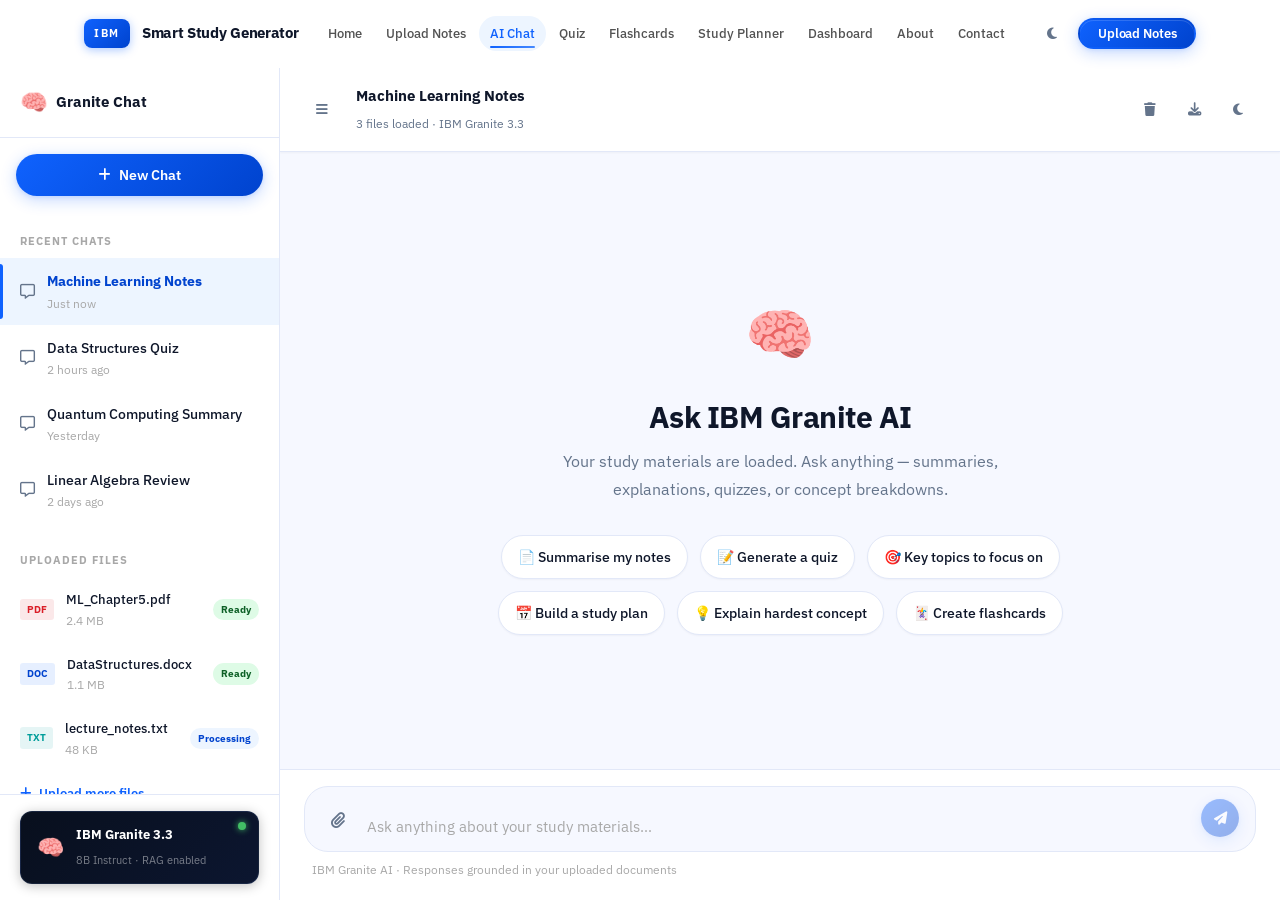
<file: IBM_Study_Generator/pages/chat.html>
<!DOCTYPE html>
<html lang="en" data-theme="light">
<head>
  <meta charset="UTF-8"/>
  <meta name="viewport" content="width=device-width,initial-scale=1.0"/>
  <meta name="description" content="AI Chat powered by IBM Granite 3.3 — ask anything about your uploaded study materials."/>
  <meta name="theme-color" content="#0f62fe"/>
  <title>AI Chat | Smart Study Generator Agent</title>
  <link rel="stylesheet" href="https://cdnjs.cloudflare.com/ajax/libs/font-awesome/6.5.0/css/all.min.css" crossorigin="anonymous" referrerpolicy="no-referrer"/>
  <link rel="stylesheet" href="../css/global.css"/>
  <style>
    html,body{height:100%;overflow:hidden}
    body{display:flex;flex-direction:column}
    .chat-shell{display:flex;flex:1;margin-top:var(--nav-h);height:calc(100vh - var(--nav-h));overflow:hidden}
    /* Sidebar */
    .chat-sb{width:280px;flex-shrink:0;background:var(--color-bg);border-right:1px solid var(--color-border);
      display:flex;flex-direction:column;height:100%;overflow:hidden;z-index:200;
      transition:transform var(--ease-out),box-shadow var(--ease)}
    .sb-head{display:flex;align-items:center;justify-content:space-between;padding:var(--sp-4) var(--sp-5);
      border-bottom:1px solid var(--color-border);flex-shrink:0}
    .sb-brand{display:flex;align-items:center;gap:var(--sp-2);font-weight:700;color:var(--color-text);font-size:.9375rem}
    .sb-close{width:30px;height:30px;border-radius:var(--radius-full);display:none;align-items:center;justify-content:center;
      color:var(--color-text-muted);transition:background var(--ease);cursor:pointer}
    .sb-close:hover{background:var(--color-surface)}
    .new-chat-btn{display:flex;align-items:center;gap:var(--sp-2);margin:var(--sp-4);padding:var(--sp-3) var(--sp-4);
      background:linear-gradient(135deg,var(--blue-50),var(--blue-60));color:#fff;border-radius:var(--radius-full);
      font-size:.875rem;font-weight:600;border:none;cursor:pointer;justify-content:center;
      transition:box-shadow var(--ease),transform var(--ease-bounce);box-shadow:var(--shadow-blue-sm)}
    .new-chat-btn:hover{box-shadow:var(--shadow-blue);transform:translateY(-1px)}
    .sb-body{flex:1;overflow-y:auto;padding:var(--sp-2) 0;scrollbar-width:thin;scrollbar-color:var(--gray-20) transparent}
    .sb-section-title{font-size:.7rem;font-weight:700;text-transform:uppercase;letter-spacing:1px;
      color:var(--gray-40);padding:var(--sp-3) var(--sp-5) var(--sp-2)}
    .chat-item{display:flex;align-items:center;gap:var(--sp-3);padding:var(--sp-3) var(--sp-5);
      cursor:pointer;transition:background var(--ease);position:relative}
    .chat-item::before{content:'';position:absolute;left:0;top:6px;bottom:6px;width:3px;
      background:var(--color-primary);border-radius:0 3px 3px 0;opacity:0;transition:opacity var(--ease)}
    .chat-item:hover,.chat-item.active{background:var(--blue-10)}
    [data-theme="dark"] .chat-item:hover,[data-theme="dark"] .chat-item.active{background:rgba(15,98,254,.12)}
    .chat-item.active::before{opacity:1}
    .ci-icon{color:var(--color-text-muted);font-size:.9375rem;flex-shrink:0}
    .ci-name{font-size:.875rem;font-weight:500;color:var(--color-text);white-space:nowrap;overflow:hidden;text-overflow:ellipsis}
    .chat-item.active .ci-name{font-weight:700;color:var(--blue-60)}
    .ci-time{font-size:.72rem;color:var(--gray-40)}
    .sb-file{display:flex;align-items:center;gap:var(--sp-3);padding:var(--sp-3) var(--sp-5);transition:background var(--ease)}
    .sb-file:hover{background:var(--color-surface)}
    .sfi-badge{font-size:.6rem;font-weight:800;padding:3px 7px;border-radius:3px;flex-shrink:0}
    .sfi-pdf{background:rgba(218,30,40,.1);color:#da1e28}
    .sfi-docx{background:rgba(15,98,254,.1);color:var(--blue-60)}
    .sfi-txt{background:rgba(0,157,154,.1);color:#009d9a}
    .sfi-name{font-size:.8125rem;font-weight:500;color:var(--color-text);white-space:nowrap;overflow:hidden;text-overflow:ellipsis;flex:1;min-width:0;display:block}
    .sfi-size{font-size:.72rem;color:var(--gray-40)}
    .sfi-status{font-size:.65rem;font-weight:700;padding:2px 8px;border-radius:var(--radius-full);flex-shrink:0}
    .sfi-ready{background:#defbe6;color:#0e6027}
    .sfi-proc{background:var(--blue-10);color:var(--blue-60);animation:pulse-bg 1.5s ease-in-out infinite}
    @keyframes pulse-bg{0%,100%{opacity:1}50%{opacity:.6}}
    .sb-upload-link{display:flex;align-items:center;gap:var(--sp-2);padding:var(--sp-3) var(--sp-5);
      font-size:.8125rem;font-weight:600;color:var(--color-primary);transition:color var(--ease)}
    .sb-upload-link:hover{color:var(--blue-60)}
    .sb-footer{padding:var(--sp-4) var(--sp-5);border-top:1px solid var(--color-border);flex-shrink:0}
    .granite-pill{display:flex;align-items:center;gap:var(--sp-3);
      background:linear-gradient(135deg,#080f1d,#0c1630);border:1px solid rgba(120,169,255,.12);
      border-radius:var(--radius-lg);padding:var(--sp-3) var(--sp-4);position:relative;
      box-shadow:0 2px 12px rgba(0,0,0,.25)}
    .gp-icon{font-size:1.375rem;flex-shrink:0}
    .gp-name{font-size:.8rem;font-weight:700;color:#fff;display:block}
    .gp-sub{font-size:.7rem;color:rgba(255,255,255,.45)}
    .gp-dot{position:absolute;top:10px;right:12px;width:8px;height:8px;border-radius:50%;
      background:#42be65;box-shadow:0 0 6px #42be65;animation:dot-blink 2.5s ease-in-out infinite}
    /* Chat main */
    .chat-main{flex:1;display:flex;flex-direction:column;min-width:0;background:var(--color-surface)}
    .chat-topbar{display:flex;align-items:center;gap:var(--sp-4);padding:var(--sp-4) var(--sp-6);
      background:var(--color-bg);border-bottom:1px solid var(--color-border);flex-shrink:0;box-shadow:var(--shadow-xs)}
    .ct-menu{width:36px;height:36px;border-radius:var(--radius-full);display:none;align-items:center;
      justify-content:center;color:var(--color-text-muted);cursor:pointer;transition:background var(--ease)}
    .ct-menu:hover{background:var(--color-surface)}
    .ct-info{flex:1}
    .ct-title{font-size:.9375rem;font-weight:700;color:var(--color-text);display:block}
    .ct-sub{font-size:.75rem;color:var(--color-text-muted)}
    .ct-actions{display:flex;gap:var(--sp-2)}
    .ct-btn{width:36px;height:36px;border-radius:var(--radius-full);display:flex;align-items:center;
      justify-content:center;color:var(--color-text-muted);cursor:pointer;border:none;background:none;
      transition:background var(--ease),color var(--ease)}
    .ct-btn:hover{background:var(--color-surface);color:var(--color-text)}
    /* Messages */
    .chat-msgs{flex:1;overflow-y:auto;padding:var(--sp-8);display:flex;flex-direction:column;
      gap:var(--sp-5);scrollbar-width:thin;scrollbar-color:var(--gray-20) transparent;scroll-behavior:smooth}
    .chat-welcome{display:flex;flex-direction:column;align-items:center;text-align:center;
      padding:var(--sp-12) var(--sp-8);max-width:680px;margin:auto}
    .cw-icon{font-size:3.5rem;margin-bottom:var(--sp-5);animation:float 3s ease-in-out infinite}
    .cw-title{font-size:1.875rem;font-weight:700;color:var(--color-text);letter-spacing:-.5px;margin-bottom:var(--sp-3)}
    .cw-sub{font-size:1rem;color:var(--color-text-muted);max-width:480px;margin:0 auto var(--sp-8);line-height:1.75}
    .suggestions{display:flex;flex-wrap:wrap;gap:var(--sp-3);justify-content:center}
    .sug-chip{padding:var(--sp-3) var(--sp-4);background:var(--color-bg);border:1px solid var(--color-border);
      border-radius:var(--radius-full);font-size:.875rem;font-weight:500;color:var(--color-text);cursor:pointer;
      transition:background var(--ease),border-color var(--ease),color var(--ease),box-shadow var(--ease),transform var(--ease-bounce);
      box-shadow:var(--shadow-xs)}
    .sug-chip:hover{background:var(--blue-10);border-color:var(--blue-30);color:var(--blue-60);
      box-shadow:var(--shadow-blue-sm);transform:translateY(-2px)}
    /* Message bubbles */
    .msg{display:flex;gap:var(--sp-4);animation:fade-up .35s var(--ease-bounce)}
    .msg-user{align-self:flex-end;flex-direction:row-reverse;max-width:75%}
    .msg-ai{align-self:flex-start;max-width:85%}
    .msg-avatar{width:36px;height:36px;border-radius:50%;display:flex;align-items:center;justify-content:center;font-size:.9rem;flex-shrink:0;margin-top:4px}
    .msg-user .msg-avatar{background:linear-gradient(135deg,var(--blue-60),var(--blue-40));color:#fff;font-weight:700;font-size:.75rem}
    .msg-ai .msg-avatar{background:linear-gradient(135deg,#0b1120,#0d1735);border:1px solid rgba(255,255,255,.08)}
    .msg-content{display:flex;flex-direction:column;gap:4px}
    .msg-bubble{padding:var(--sp-4) var(--sp-5);font-size:.9375rem;line-height:1.7;word-break:break-word;border-radius:var(--radius-xl)}
    .msg-user .msg-bubble{background:linear-gradient(135deg,var(--blue-50),var(--blue-60));color:#fff;border-radius:var(--radius-xl) var(--radius-xl) var(--radius-sm) var(--radius-xl);box-shadow:var(--shadow-blue-sm),0 1px 0 rgba(255,255,255,.12) inset}
    .msg-ai .msg-bubble{background:var(--color-bg);border:1px solid var(--color-border);border-radius:var(--radius-xl) var(--radius-xl) var(--radius-xl) var(--radius-sm);box-shadow:var(--shadow-card)}
    [data-theme="dark"] .msg-ai .msg-bubble{background:var(--color-surface)}
    .msg-bubble p{margin-bottom:var(--sp-3)}.msg-bubble p:last-child{margin-bottom:0}
    .msg-bubble strong{font-weight:700}
    .msg-bubble ul{margin:var(--sp-2) 0 var(--sp-3) var(--sp-4);list-style:disc}
    .msg-bubble li{margin-bottom:var(--sp-1)}
    .msg-time{font-size:.72rem;color:var(--gray-40);padding:0 var(--sp-2)}
    .msg-user .msg-time{text-align:right}
    .msg-sources{display:flex;flex-wrap:wrap;gap:var(--sp-2);margin-top:var(--sp-2);padding:0 var(--sp-2)}
    .src-chip{display:inline-flex;align-items:center;gap:4px;padding:3px 10px;
      background:var(--blue-10);border:1px solid var(--blue-20);border-radius:var(--radius-full);
      font-size:.72rem;font-weight:600;color:var(--blue-60)}
    .msg-actions{display:flex;gap:var(--sp-2);opacity:0;transition:opacity var(--ease);padding:0 var(--sp-2)}
    .msg-ai:hover .msg-actions{opacity:1}
    .ma-btn{width:28px;height:28px;border-radius:var(--radius-full);background:none;border:none;cursor:pointer;
      font-size:.85rem;color:var(--gray-40);transition:background var(--ease),color var(--ease)}
    .ma-btn:hover{background:var(--color-surface);color:var(--color-text)}
    /* Typing */
    .typing{display:flex;align-items:center;gap:var(--sp-4);animation:fade-up .3s var(--ease-bounce)}
    .typing-av{width:36px;height:36px;border-radius:50%;background:linear-gradient(135deg,#0b1120,#0d1735);
      border:1px solid rgba(255,255,255,.08);display:flex;align-items:center;justify-content:center;font-size:.9rem;flex-shrink:0}
    .typing-bub{background:var(--color-bg);border:1px solid var(--color-border);border-radius:var(--radius-xl) var(--radius-xl) var(--radius-xl) var(--radius-sm);
      padding:var(--sp-4) var(--sp-5);display:flex;align-items:center;gap:6px;box-shadow:var(--shadow-card)}
    .td{width:8px;height:8px;border-radius:50%;background:var(--blue-40);animation:t-bounce 1.4s ease-in-out infinite}
    .td:nth-child(2){animation-delay:.2s}.td:nth-child(3){animation-delay:.4s}
    @keyframes t-bounce{0%,60%,100%{transform:translateY(0);opacity:.6}30%{transform:translateY(-6px);opacity:1}}
    /* Input bar */
    .chat-input-bar{padding:var(--sp-4) var(--sp-6) var(--sp-5);background:var(--color-bg);
      border-top:1px solid var(--color-border);flex-shrink:0}
    .chat-input-wrap{display:flex;align-items:flex-end;gap:var(--sp-3);background:var(--color-surface);
      border:1.5px solid var(--color-border);border-radius:var(--radius-2xl);padding:var(--sp-3) var(--sp-4);
      transition:border-color var(--ease),box-shadow var(--ease)}
    .chat-input-wrap:focus-within{border-color:var(--blue-40);box-shadow:0 0 0 3px rgba(15,98,254,.12),var(--shadow-blue-sm)}
    .attach-btn{width:34px;height:34px;border-radius:var(--radius-full);display:flex;align-items:center;
      justify-content:center;color:var(--color-text-muted);cursor:pointer;flex-shrink:0;
      transition:background var(--ease),color var(--ease);margin-bottom:2px}
    .attach-btn:hover{background:var(--blue-10);color:var(--color-primary)}
    .chat-textarea{flex:1;border:none;outline:none;background:transparent;font-family:var(--font);
      font-size:.9375rem;color:var(--color-text);resize:none;line-height:1.6;max-height:160px;overflow-y:auto;scrollbar-width:thin}
    .chat-textarea::placeholder{color:var(--gray-40)}
    .send-btn{width:38px;height:38px;border-radius:50%;background:linear-gradient(135deg,var(--blue-50),var(--blue-60));
      color:#fff;display:flex;align-items:center;justify-content:center;flex-shrink:0;border:none;cursor:pointer;
      transition:box-shadow var(--ease),transform var(--ease-bounce),opacity var(--ease);
      box-shadow:var(--shadow-blue-sm);margin-bottom:2px}
    .send-btn:hover:not(:disabled){box-shadow:var(--shadow-blue);transform:scale(1.08)}
    .send-btn:disabled{opacity:.4;cursor:not-allowed}
    .input-hint{display:flex;justify-content:space-between;font-size:.75rem;color:var(--gray-40);
      margin-top:var(--sp-2);padding:0 var(--sp-2)}
    /* Backdrop */
    .sb-backdrop{position:fixed;inset:0;background:rgba(0,0,0,.3);z-index:499;display:none;backdrop-filter:blur(2px)}
    .sb-backdrop.show{display:block}
    @media(max-width:900px){
      .chat-sb{position:fixed;top:var(--nav-h);left:0;height:calc(100vh - var(--nav-h));transform:translateX(-100%)}
      .chat-sb.open{transform:translateX(0);box-shadow:var(--shadow-xl)}
      .sb-close,.ct-menu{display:flex}
    }
    @media(max-width:600px){.chat-msgs{padding:var(--sp-5) var(--sp-4)}.chat-input-bar{padding:var(--sp-3) var(--sp-4)}}
  </style>
</head>
<body>
<header id="nav" class="nav" role="banner">
  <div class="container nav__inner">
    <a href="../index.html" class="nav__logo"><span class="nav__logo-badge">IBM</span><span class="nav__logo-text">Smart Study Generator</span></a>
    <nav class="nav__links">
      <a href="../index.html" class="nav__link">Home</a>
      <a href="upload.html" class="nav__link">Upload Notes</a>
      <a href="chat.html" class="nav__link active">AI Chat</a>
      <a href="quiz.html" class="nav__link">Quiz</a>
      <a href="flashcards.html" class="nav__link">Flashcards</a>
      <a href="planner.html" class="nav__link">Study Planner</a>
      <a href="dashboard.html" class="nav__link">Dashboard</a>
      <a href="about.html" class="nav__link">About</a>
      <a href="contact.html" class="nav__link">Contact</a>
    </nav>
    <div class="nav__actions">
      <button class="nav__theme-btn" id="themeToggle" aria-label="Toggle theme"><i class="fa-solid fa-moon"></i></button>
      <a href="upload.html" class="btn btn-primary btn-sm">Upload Notes</a>
    </div>
    <button class="nav__toggle" id="navToggle" aria-expanded="false">
      <span class="nav__toggle-bar"></span><span class="nav__toggle-bar"></span><span class="nav__toggle-bar"></span>
    </button>
  </div>
  <nav class="nav__mobile" id="navMobile">
    <a href="../index.html" class="nav__link">Home</a>
    <a href="upload.html" class="nav__link">Upload Notes</a>
    <a href="chat.html" class="nav__link active">AI Chat</a>
    <a href="quiz.html" class="nav__link">Quiz</a>
    <a href="flashcards.html" class="nav__link">Flashcards</a>
    <a href="planner.html" class="nav__link">Study Planner</a>
    <a href="dashboard.html" class="nav__link">Dashboard</a>
    <a href="about.html" class="nav__link">About</a>
    <a href="contact.html" class="nav__link">Contact</a>
    <a href="upload.html" class="btn btn-primary" style="margin-top:.5rem;justify-content:center;">Upload Notes</a>
  </nav>
</header>

<div class="chat-shell">
  <!-- Sidebar -->
  <aside class="chat-sb" id="chatSidebar">
    <div class="sb-head">
      <div class="sb-brand"><span style="font-size:1.4rem">🧠</span> Granite Chat</div>
      <button class="sb-close" id="sidebarClose" aria-label="Close sidebar"><i class="fa-solid fa-xmark"></i></button>
    </div>
    <button class="new-chat-btn" id="newChatBtn"><i class="fa-solid fa-plus"></i> New Chat</button>
    <div class="sb-body">
      <div class="sb-section-title">Recent Chats</div>
      <ul id="recentChats" style="list-style:none">
        <li class="chat-item active" data-id="1">
          <i class="fa-regular fa-message ci-icon"></i>
          <div style="flex:1;min-width:0"><div class="ci-name">Machine Learning Notes</div><div class="ci-time">Just now</div></div>
        </li>
        <li class="chat-item" data-id="2">
          <i class="fa-regular fa-message ci-icon"></i>
          <div style="flex:1;min-width:0"><div class="ci-name">Data Structures Quiz</div><div class="ci-time">2 hours ago</div></div>
        </li>
        <li class="chat-item" data-id="3">
          <i class="fa-regular fa-message ci-icon"></i>
          <div style="flex:1;min-width:0"><div class="ci-name">Quantum Computing Summary</div><div class="ci-time">Yesterday</div></div>
        </li>
        <li class="chat-item" data-id="4">
          <i class="fa-regular fa-message ci-icon"></i>
          <div style="flex:1;min-width:0"><div class="ci-name">Linear Algebra Review</div><div class="ci-time">2 days ago</div></div>
        </li>
      </ul>
      <div class="sb-section-title" style="margin-top:var(--sp-4)">Uploaded Files</div>
      <div class="sb-file"><span class="sfi-badge sfi-pdf">PDF</span><div style="flex:1;min-width:0"><div class="sfi-name">ML_Chapter5.pdf</div><div class="sfi-size">2.4 MB</div></div><span class="sfi-status sfi-ready">Ready</span></div>
      <div class="sb-file"><span class="sfi-badge sfi-docx">DOC</span><div style="flex:1;min-width:0"><div class="sfi-name">DataStructures.docx</div><div class="sfi-size">1.1 MB</div></div><span class="sfi-status sfi-ready">Ready</span></div>
      <div class="sb-file"><span class="sfi-badge sfi-txt">TXT</span><div style="flex:1;min-width:0"><div class="sfi-name">lecture_notes.txt</div><div class="sfi-size">48 KB</div></div><span class="sfi-status sfi-proc">Processing</span></div>
      <a href="upload.html" class="sb-upload-link"><i class="fa-solid fa-plus"></i> Upload more files</a>
    </div>
    <div class="sb-footer">
      <div class="granite-pill">
        <span class="gp-icon">🧠</span>
        <div><span class="gp-name">IBM Granite 3.3</span><span class="gp-sub">8B Instruct · RAG enabled</span></div>
        <span class="gp-dot" aria-label="Online"></span>
      </div>
    </div>
  </aside>

  <!-- Chat main -->
  <div class="chat-main">
    <div class="chat-topbar">
      <button class="ct-btn ct-menu" id="sidebarToggle" aria-label="Open sidebar"><i class="fa-solid fa-bars"></i></button>
      <div class="ct-info">
        <span class="ct-title" id="chatTitle">Machine Learning Notes</span>
        <span class="ct-sub">3 files loaded · IBM Granite 3.3</span>
      </div>
      <div class="ct-actions">
        <button class="ct-btn" id="clearChatBtn" title="Clear chat"><i class="fa-solid fa-trash"></i></button>
        <button class="ct-btn" id="exportChatBtn" title="Export chat"><i class="fa-solid fa-download"></i></button>
        <button class="ct-btn" id="themeToggle2" title="Toggle theme"><i class="fa-solid fa-moon"></i></button>
      </div>
    </div>

    <div class="chat-msgs" id="chatMsgs" role="log" aria-live="polite">
      <div class="chat-welcome" id="chatWelcome">
        <div class="cw-icon">🧠</div>
        <h2 class="cw-title">Ask IBM Granite AI</h2>
        <p class="cw-sub">Your study materials are loaded. Ask anything — summaries, explanations, quizzes, or concept breakdowns.</p>
        <div class="suggestions" id="suggestions">
          <button class="sug-chip" data-prompt="Summarise the key concepts from my uploaded notes">📄 Summarise my notes</button>
          <button class="sug-chip" data-prompt="Generate 5 quiz questions from my study material">📝 Generate a quiz</button>
          <button class="sug-chip" data-prompt="What are the most important topics I should focus on?">🎯 Key topics to focus on</button>
          <button class="sug-chip" data-prompt="Create a study plan for this week based on my uploaded material">📅 Build a study plan</button>
          <button class="sug-chip" data-prompt="Explain the hardest concept in my notes in simple terms">💡 Explain hardest concept</button>
          <button class="sug-chip" data-prompt="Create flashcards from the key definitions in my notes">🃏 Create flashcards</button>
        </div>
      </div>
    </div>

    <div class="chat-input-bar">
      <div class="chat-input-wrap">
        <label class="attach-btn" for="chatFile" title="Attach file"><i class="fa-solid fa-paperclip"></i></label>
        <input type="file" id="chatFile" class="sr-only" accept=".pdf,.doc,.docx,.txt"/>
        <textarea id="chatInput" class="chat-textarea" placeholder="Ask anything about your study materials…" rows="1" maxlength="2000" aria-label="Message input"></textarea>
        <button class="send-btn" id="sendBtn" disabled aria-label="Send"><i class="fa-solid fa-paper-plane"></i></button>
      </div>
      <div class="input-hint"><span>IBM Granite AI · Responses grounded in your uploaded documents</span><span id="charCount"></span></div>
    </div>
  </div>
</div>
<div class="sb-backdrop" id="sbBackdrop"></div>

<script src="../js/app.js" defer></script>
<script>
(function(){
  'use strict';
  const RESP = {
    summarise:`<p>Here's a structured summary of your uploaded notes:</p><p><strong>Key Concepts:</strong></p><ul><li><strong>Supervised Learning</strong> — Model trained on labelled data. Algorithms: Linear Regression, Decision Trees, SVM, Neural Networks.</li><li><strong>Gradient Descent</strong> — Minimises loss by updating weights in direction of steepest descent. θ = θ − α·∇L</li><li><strong>Overfitting vs Underfitting</strong> — Overfitting: model memorises training data. Underfitting: too simple to capture patterns.</li><li><strong>Regularisation</strong> — L1 (Lasso) and L2 (Ridge) penalties to prevent overfitting.</li></ul><p><strong>Important Formulae:</strong> MSE Loss: L = (1/n)Σ(yᵢ−ŷᵢ)²</p>`,
    quiz:`<p>Here are <strong>5 quiz questions</strong> generated from your material:</p><ul><li><strong>Q1.</strong> What is the primary difference between supervised and unsupervised learning? → <em>Supervised uses labelled data; unsupervised does not ✓</em></li><li><strong>Q2.</strong> Which algorithm is used to train neural networks? → <em>Gradient Descent ✓</em></li><li><strong>Q3.</strong> What does overfitting indicate? → <em>Performs well on training data but poorly on new data ✓</em></li><li><strong>Q4.</strong> What is the role of the learning rate (α)? → <em>Controls step size during weight updates ✓</em></li><li><strong>Q5.</strong> What is K-Means clustering? → <em>Unsupervised algorithm grouping data into K clusters ✓</em></li></ul>`,
    topics:`<p>Based on your uploaded notes, here are the <strong>most important topics</strong> to focus on:</p><p><strong>🔴 High Priority (exam-likely):</strong></p><ul><li>Gradient Descent &amp; Backpropagation</li><li>Bias-Variance Tradeoff (Overfitting/Underfitting)</li><li>Supervised vs Unsupervised classification</li></ul><p><strong>🟡 Medium Priority:</strong></p><ul><li>Decision Trees &amp; Random Forests</li><li>K-Means Clustering algorithm</li></ul><p><strong>🟢 Review:</strong></p><ul><li>Basic probability &amp; linear algebra</li></ul>`,
    plan:`<p>Here's a <strong>personalised study plan</strong> based on your uploaded material:</p><p><strong>Week 1 — Foundations:</strong></p><ul><li>Day 1–2: Supervised Learning concepts + practice</li><li>Day 3–4: Unsupervised Learning &amp; Clustering</li><li>Day 5: Review quiz + flashcards</li></ul><p><strong>Week 2 — Core Algorithms:</strong></p><ul><li>Day 1–2: Neural Networks &amp; Backpropagation</li><li>Day 3: Gradient Descent variants</li><li>Day 4–5: Model Evaluation &amp; Cross-validation</li></ul><p><em>Estimated study time: 45–60 min/day</em></p>`,
    explain:`<p>Let me explain <strong>Gradient Descent</strong> in simple terms:</p><p>Imagine you're blindfolded on a hilly landscape and want to reach the lowest valley. You can't see — but you can feel the slope under your feet.</p><ul><li><strong>Feel the slope</strong> — calculate how steep it is (the gradient)</li><li><strong>Step downhill</strong> — move a small amount in the downhill direction (learning rate controls step size)</li><li><strong>Repeat</strong> until you reach the minimum</li></ul><p>Neural networks use this to minimise prediction errors. Too large a step: overshoot. Too small: very slow convergence.</p>`,
    flashcards:`<p>Here are <strong>6 flashcards</strong> from your notes:</p><ul><li><strong>Q:</strong> What is supervised learning? <br><strong>A:</strong> ML where model is trained on labelled input-output pairs to predict outputs.</li><li><strong>Q:</strong> Define gradient descent <br><strong>A:</strong> Iterative algorithm minimising loss by updating params in direction of negative gradient.</li><li><strong>Q:</strong> What is overfitting? <br><strong>A:</strong> Model learns training noise, performs poorly on new data.</li><li><strong>Q:</strong> What is regularisation? <br><strong>A:</strong> Penalty for model complexity to prevent overfitting (L1/L2).</li><li><strong>Q:</strong> What is PCA? <br><strong>A:</strong> Dimensionality reduction by projecting data onto axes of maximum variance.</li><li><strong>Q:</strong> What is cross-validation? <br><strong>A:</strong> Training/testing on different subsets to evaluate model performance.</li></ul>`,
    default:`<p>I've analysed your uploaded study material. Based on the content in your documents, IBM Granite AI has indexed all uploaded files and can provide detailed explanations, quizzes, summaries, and study plans for any topic covered.</p><p><strong>Would you like me to:</strong></p><ul><li>📄 Generate a full summary of this topic?</li><li>📝 Create a quiz to test your knowledge?</li><li>📅 Build a focused study plan?</li><li>💡 Explain any specific concept in detail?</li></ul>`
  };

  function getResp(msg){
    const m=msg.toLowerCase();
    if(m.includes('summar')) return RESP.summarise;
    if(m.includes('quiz')||m.includes('question')) return RESP.quiz;
    if(m.includes('topic')||m.includes('focus')) return RESP.topics;
    if(m.includes('plan')||m.includes('schedule')) return RESP.plan;
    if(m.includes('explain')||m.includes('simple')||m.includes('hardest')) return RESP.explain;
    if(m.includes('flashcard')) return RESP.flashcards;
    return RESP.default;
  }

  const msgs=document.getElementById('chatMsgs');
  const welcome=document.getElementById('chatWelcome');
  const input=document.getElementById('chatInput');
  const sendBtn=document.getElementById('sendBtn');
  const cc=document.getElementById('charCount');
  let isTyping=false, history=[];

  function now(){return new Date().toLocaleTimeString([],{hour:'2-digit',minute:'2-digit'})}
  function scrollBottom(){requestAnimationFrame(()=>{msgs.scrollTop=msgs.scrollHeight})}
  function hideWelcome(){if(welcome&&!welcome.hidden){welcome.style.opacity='0';welcome.style.transition='opacity .3s';setTimeout(()=>welcome.hidden=true,300)}}

  input.addEventListener('input',()=>{
    input.style.height='auto';
    input.style.height=Math.min(input.scrollHeight,160)+'px';
    const l=input.value.length;
    sendBtn.disabled=l===0;
    cc.textContent=l>0?l+'/2000':'';
  });
  input.addEventListener('keydown',e=>{if(e.key==='Enter'&&!e.shiftKey){e.preventDefault();if(!sendBtn.disabled)send()}});
  sendBtn.addEventListener('click',send);

  function send(){
    const txt=input.value.trim();
    if(!txt||isTyping) return;
    hideWelcome();
    appendMsg('user',txt);
    history.push({role:'user',txt,time:now()});
    input.value='';input.style.height='auto';sendBtn.disabled=true;cc.textContent='';
    showTyping();
    setTimeout(()=>{
      removeTyping();
      const r=getResp(txt);
      appendMsg('ai',r,['ML_Chapter5.pdf','DataStructures.docx']);
      history.push({role:'ai',txt:r,time:now()});
    },1200+Math.random()*1200);
  }

  function appendMsg(role,html,sources=[]){
    const div=document.createElement('div');
    div.className='msg msg-'+role;
    const av=role==='user'?'<div class="msg-avatar">U</div>':'<div class="msg-avatar">🧠</div>';
    const srcs=role==='ai'&&sources.length?`<div class="msg-sources">${sources.map(s=>`<span class="src-chip"><i class="fa-solid fa-paperclip"></i> ${s}</span>`).join('')}</div>`:'';
    const acts=role==='ai'?`<div class="msg-actions"><button class="ma-btn" data-a="copy" title="Copy">📋</button><button class="ma-btn" data-a="like" title="Good">👍</button><button class="ma-btn" data-a="bad" title="Bad">👎</button></div>`:'';
    div.innerHTML=av+`<div class="msg-content"><div class="msg-bubble">${html}</div>${srcs}${acts}<span class="msg-time">${now()}</span></div>`;
    div.querySelectorAll('.ma-btn').forEach(b=>b.addEventListener('click',()=>{
      if(b.dataset.a==='copy'){navigator.clipboard?.writeText(div.querySelector('.msg-bubble').innerText).then(()=>{b.textContent='✓';setTimeout(()=>b.textContent='📋',2000)})}
      if(b.dataset.a==='like') b.textContent='✅';
      if(b.dataset.a==='bad') b.textContent='❌';
    }));
    msgs.appendChild(div);scrollBottom();
  }

  function showTyping(){isTyping=true;const d=document.createElement('div');d.id='typing';d.className='typing';
    d.innerHTML='<div class="typing-av">🧠</div><div class="typing-bub"><div class="td"></div><div class="td"></div><div class="td"></div></div>';
    msgs.appendChild(d);scrollBottom()}
  function removeTyping(){isTyping=false;document.getElementById('typing')?.remove()}

  document.querySelectorAll('.sug-chip').forEach(c=>c.addEventListener('click',()=>{input.value=c.dataset.prompt;input.style.height=input.scrollHeight+'px';sendBtn.disabled=false;send()}));

  document.getElementById('newChatBtn').addEventListener('click',()=>{
    if(history.length&&!confirm('Start a new chat? Current conversation will be lost.')) return;
    history=[];
    Array.from(msgs.children).forEach(el=>{if(el!==welcome) el.remove()});
    welcome.hidden=false;welcome.style.opacity='1';
    document.getElementById('chatTitle').textContent='New Chat';
  });

  document.getElementById('clearChatBtn').addEventListener('click',()=>{
    if(!history.length) return;
    if(confirm('Clear this conversation?')){
      history=[];
      Array.from(msgs.children).forEach(el=>{if(el!==welcome) el.remove()});
      welcome.hidden=false;welcome.style.opacity='1';
    }
  });

  document.getElementById('exportChatBtn').addEventListener('click',()=>{
    if(!history.length) return;
    const txt=history.map(m=>`[${m.time}] ${m.role==='user'?'You':'Granite AI'}:\n${m.txt.replace(/<[^>]+>/g,'')}`).join('\n\n---\n\n');
    const a=document.createElement('a');a.href=URL.createObjectURL(new Blob([txt],{type:'text/plain'}));
    a.download='chat-export.txt';a.click();
  });

  // Sidebar mobile
  const sb=document.getElementById('chatSidebar');
  const backdrop=document.getElementById('sbBackdrop');
  document.getElementById('sidebarToggle').addEventListener('click',()=>{sb.classList.add('open');backdrop.classList.add('show')});
  document.getElementById('sidebarClose').addEventListener('click',()=>{sb.classList.remove('open');backdrop.classList.remove('show')});
  backdrop.addEventListener('click',()=>{sb.classList.remove('open');backdrop.classList.remove('show')});

  // Recent chat switching
  document.querySelectorAll('.chat-item').forEach(item=>{
    item.addEventListener('click',()=>{
      document.querySelectorAll('.chat-item').forEach(i=>i.classList.remove('active'));
      item.classList.add('active');
      document.getElementById('chatTitle').textContent=item.querySelector('.ci-name').textContent;
      if(window.innerWidth<900){sb.classList.remove('open');backdrop.classList.remove('show')}
    });
  });

  // Theme toggle in topbar
  document.getElementById('themeToggle2').addEventListener('click',()=>{
    const cur=document.documentElement.dataset.theme;
    const next=cur==='dark'?'light':'dark';
    document.documentElement.dataset.theme=next;
    localStorage.setItem('ssg-theme',next);
    document.getElementById('themeToggle2').innerHTML=next==='dark'?'<i class="fa-solid fa-sun"></i>':'<i class="fa-solid fa-moon"></i>';
  });
})();
</script>
</body>
</html>
</file>
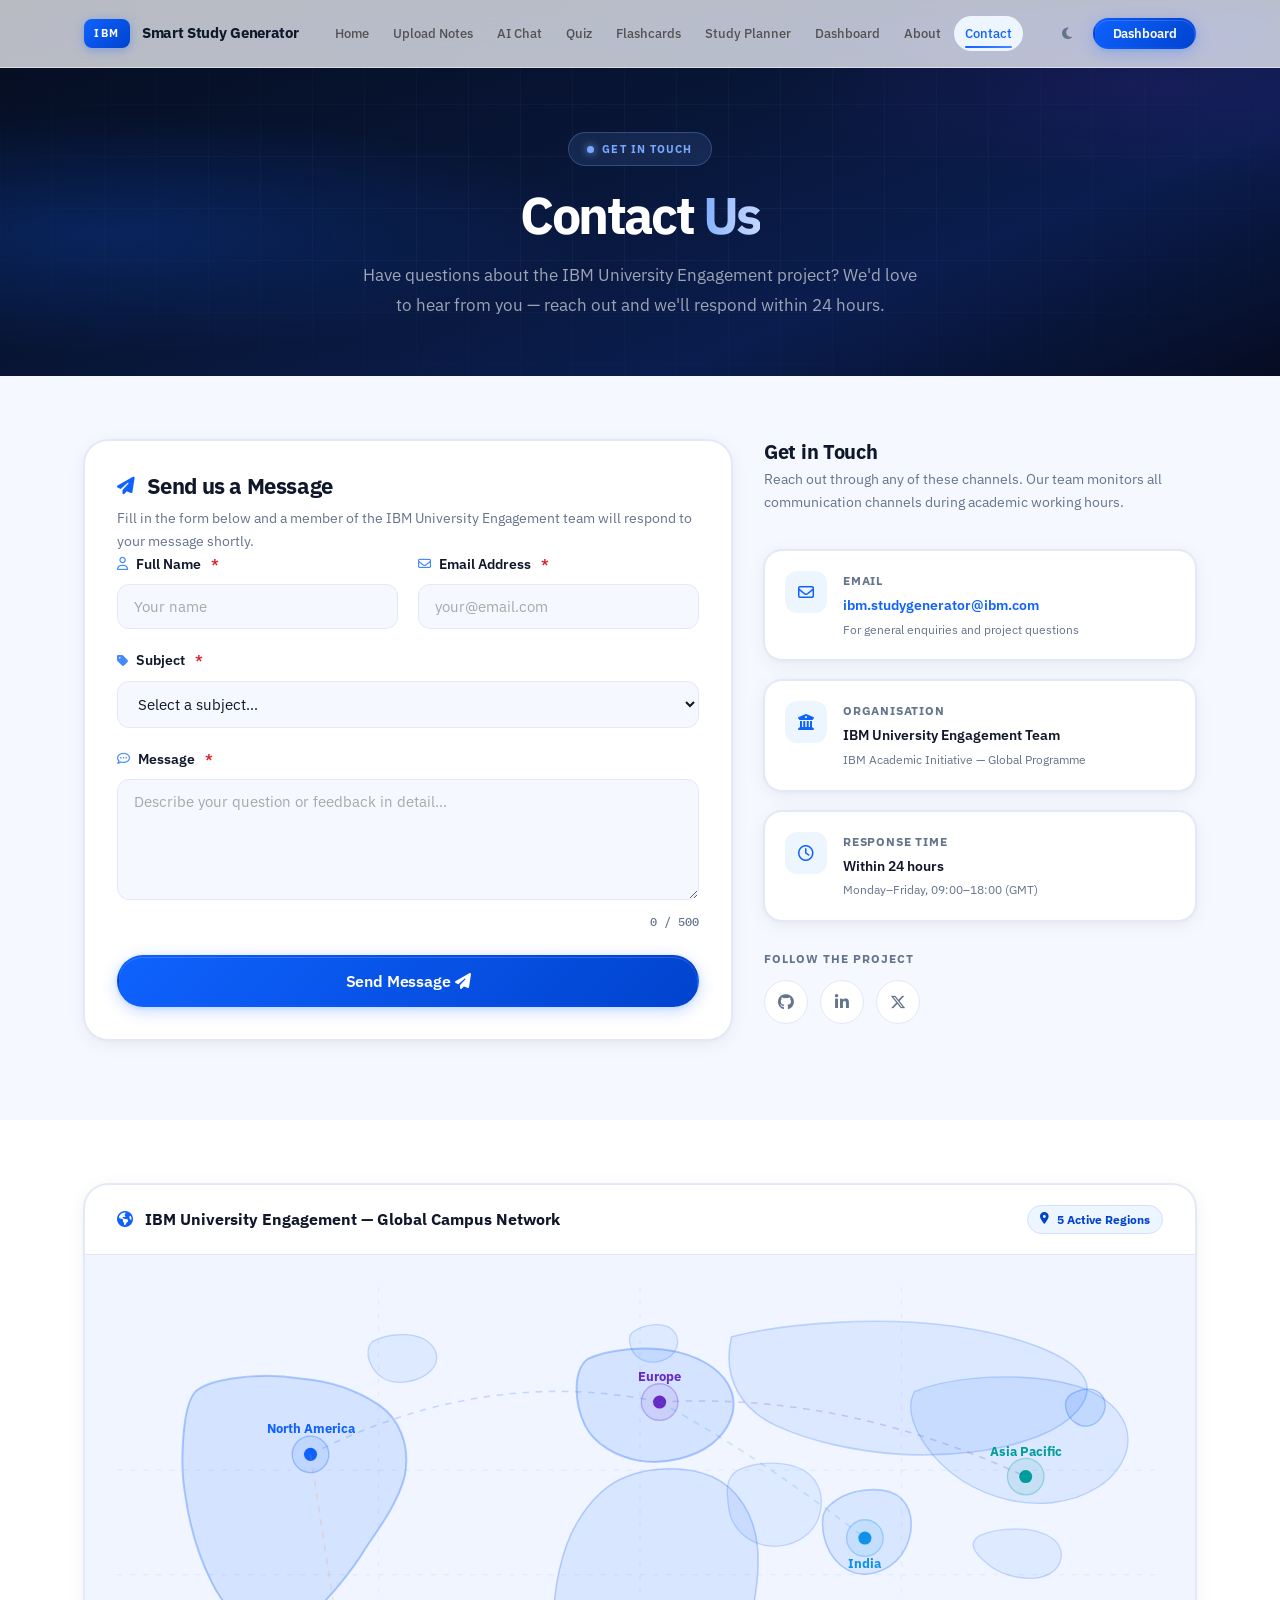
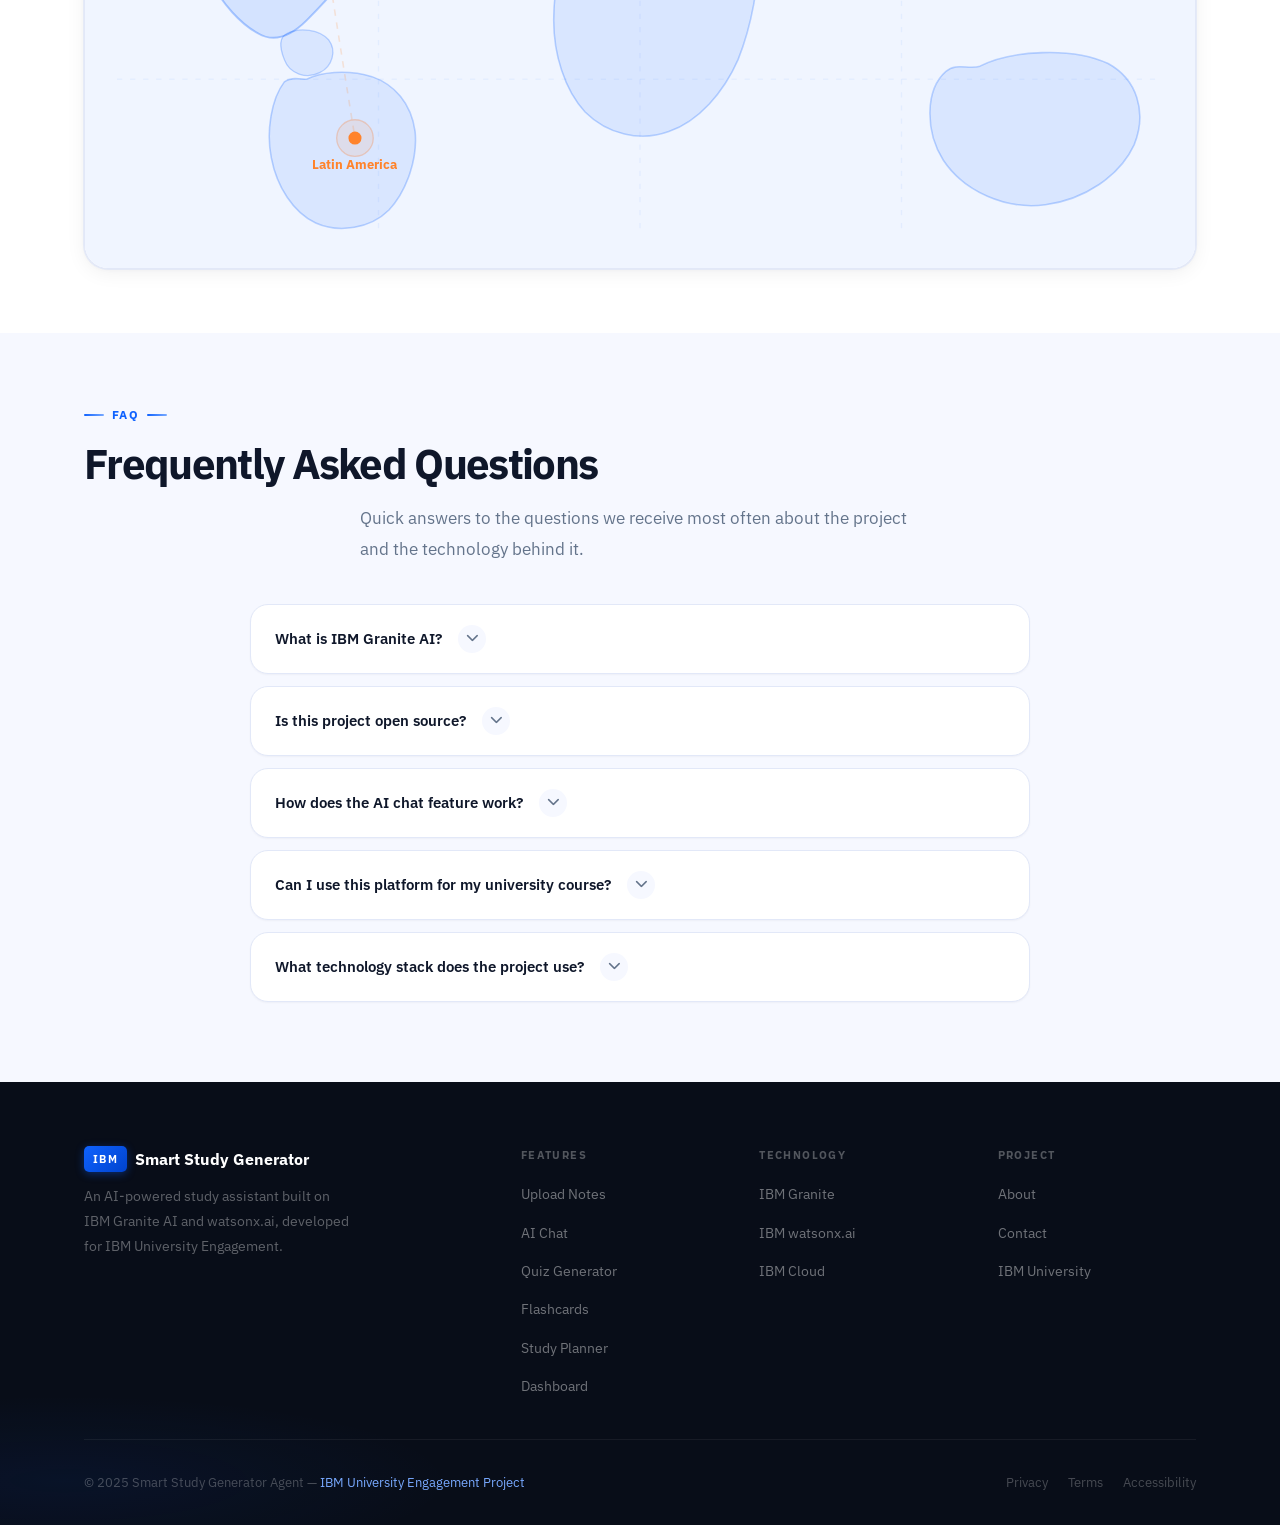
<file: IBM_Study_Generator/pages/contact.html>
<!DOCTYPE html>
<html lang="en" data-theme="light">
<head>
  <meta charset="UTF-8" />
  <meta name="viewport" content="width=device-width, initial-scale=1.0" />
  <meta name="description" content="Contact the Smart Study Generator team — IBM University Engagement project." />
  <meta name="theme-color" content="#0f62fe" />
  <title>Contact | Smart Study Generator</title>

  <link rel="stylesheet" href="../css/global.css" />
  <link rel="stylesheet" href="https://cdnjs.cloudflare.com/ajax/libs/font-awesome/6.5.0/css/all.min.css"
        crossorigin="anonymous" referrerpolicy="no-referrer" />

  <style>
  /* ── Contact Page Styles ──────────────────────────────────── */

  .contact-main {
    background: var(--color-surface);
    padding: var(--sp-16) 0 var(--sp-20);
    min-height: 60vh;
  }

  /* ── Two-col contact layout ── */
  .contact-layout {
    display: grid;
    grid-template-columns: 60fr 40fr;
    gap: var(--sp-8);
    align-items: start;
  }

  /* ── Form card ── */
  .contact-form-card {
    background: var(--color-bg);
    border: 1px solid var(--color-border);
    border-radius: var(--radius-2xl);
    box-shadow: var(--shadow-card);
    padding: var(--sp-8) var(--sp-8);
    transition: box-shadow var(--ease);
  }
  .contact-form-card:focus-within {
    box-shadow: var(--shadow-lg);
  }
  .contact-form-card__title {
    font-size: 1.375rem; font-weight: 700;
    color: var(--color-text); letter-spacing: -.4px;
    margin-bottom: var(--sp-2);
    display: flex; align-items: center; gap: var(--sp-3);
  }
  .contact-form-card__title i { color: var(--blue-50); font-size: 1.1rem; }
  .contact-form-card__sub {
    font-size: .875rem; color: var(--color-text-muted);
    margin-bottom: var(--sp-7); line-height: 1.65;
  }
  .contact-form-fields { display: flex; flex-direction: column; gap: var(--sp-5); }
  .contact-form-row {
    display: grid; grid-template-columns: 1fr 1fr; gap: var(--sp-5);
  }
  .char-counter-row {
    display: flex; justify-content: flex-end;
    margin-top: var(--sp-1);
  }
  .char-counter {
    font-size: .72rem; color: var(--color-text-muted);
    font-weight: 500; font-family: var(--font-mono);
    transition: color var(--ease);
  }
  .char-counter.warn { color: #ff832b; }
  .char-counter.over { color: var(--red-50); }

  /* ── Submit / loading / success states ── */
  .contact-submit-wrap { margin-top: var(--sp-6); }
  .contact-submit-btn {
    width: 100%;
    justify-content: center;
    font-size: 1rem;
    padding: 1rem 2rem;
  }
  .contact-loading { display: none; }
  .contact-loading.show { display: flex; }
  .contact-success {
    display: none;
    flex-direction: column;
    align-items: center;
    text-align: center;
    padding: var(--sp-10) var(--sp-6);
    gap: var(--sp-4);
    animation: success-in .5s var(--ease-bounce);
  }
  .contact-success.show { display: flex; }
  @keyframes success-in {
    from { opacity: 0; transform: scale(.85); }
    to   { opacity: 1; transform: scale(1); }
  }
  .success-icon-wrap {
    width: 76px; height: 76px;
    background: var(--green-10);
    border: 2px solid #a7f0ba;
    border-radius: var(--radius-full);
    display: flex; align-items: center; justify-content: center;
    font-size: 2rem; color: var(--green-50);
    animation: success-pulse 1s var(--ease-bounce);
  }
  @keyframes success-pulse {
    0%   { transform: scale(0); }
    70%  { transform: scale(1.12); }
    100% { transform: scale(1); }
  }
  .success-title { font-size: 1.25rem; font-weight: 700; color: var(--color-text); }
  .success-sub { font-size: .9rem; color: var(--color-text-muted); max-width: 320px; line-height: 1.7; }
  .success-reset {
    font-size: .825rem; color: var(--blue-50); font-weight: 600;
    cursor: pointer; background: none; border: none;
    text-decoration: underline; text-underline-offset: 3px;
    font-family: inherit;
  }
  .success-reset:hover { color: var(--blue-60); }

  /* ── Right: Contact info ── */
  .contact-info { display: flex; flex-direction: column; gap: var(--sp-5); }
  .contact-info__title {
    font-size: 1.25rem; font-weight: 700;
    color: var(--color-text); letter-spacing: -.3px;
    margin-bottom: var(--sp-1);
  }
  .contact-info__sub {
    font-size: .875rem; color: var(--color-text-muted);
    line-height: 1.65; margin-bottom: var(--sp-4);
  }
  .contact-info-card {
    display: flex; align-items: flex-start; gap: var(--sp-4);
    background: var(--color-bg);
    border: 1px solid var(--color-border);
    border-radius: var(--radius-xl);
    box-shadow: var(--shadow-card);
    padding: var(--sp-5);
    transition: transform var(--ease-out), box-shadow var(--ease-out), border-color var(--ease);
  }
  .contact-info-card:hover { transform: translateY(-3px); box-shadow: var(--shadow-md); border-color: var(--blue-20); }
  .contact-info-card__icon {
    width: 42px; height: 42px;
    background: var(--blue-10); color: var(--blue-50);
    border-radius: var(--radius-lg);
    display: flex; align-items: center; justify-content: center;
    font-size: 1rem; flex-shrink: 0;
    transition: background var(--ease), color var(--ease);
  }
  .contact-info-card:hover .contact-info-card__icon { background: var(--blue-50); color: var(--white); }
  .contact-info-card__label { font-size: .72rem; font-weight: 700; color: var(--color-text-muted); text-transform: uppercase; letter-spacing: .8px; margin-bottom: 3px; }
  .contact-info-card__value { font-size: .9rem; font-weight: 600; color: var(--color-text); }
  .contact-info-card__value a { color: var(--blue-50); transition: color var(--ease); }
  .contact-info-card__value a:hover { color: var(--blue-60); }
  .contact-info-card__desc { font-size: .78rem; color: var(--color-text-muted); margin-top: 2px; }

  .contact-social-title {
    font-size: .72rem; font-weight: 700;
    color: var(--color-text-muted); text-transform: uppercase;
    letter-spacing: 1px; margin-bottom: var(--sp-3); margin-top: var(--sp-2);
  }
  .contact-social-btns { display: flex; gap: var(--sp-3); }
  .social-btn {
    width: 44px; height: 44px;
    background: var(--color-bg); border: 1.5px solid var(--color-border);
    border-radius: var(--radius-full);
    display: flex; align-items: center; justify-content: center;
    font-size: 1rem; color: var(--color-text-muted);
    transition: background var(--ease), color var(--ease), border-color var(--ease), transform var(--ease-bounce), box-shadow var(--ease);
    text-decoration: none;
  }
  .social-btn:hover {
    background: var(--blue-50); color: var(--white);
    border-color: var(--blue-50);
    transform: translateY(-3px);
    box-shadow: var(--shadow-blue-sm);
  }

  /* ── Map ── */
  .contact-map-section {
    background: var(--color-bg);
    padding: var(--sp-16) 0;
  }
  .contact-map-card {
    background: var(--color-bg);
    border: 1px solid var(--color-border);
    border-radius: var(--radius-2xl);
    box-shadow: var(--shadow-card);
    overflow: hidden;
  }
  .contact-map-header {
    padding: var(--sp-5) var(--sp-8);
    border-bottom: 1px solid var(--color-border);
    display: flex; align-items: center; justify-content: space-between;
    flex-wrap: wrap; gap: var(--sp-3);
  }
  .contact-map-title {
    font-size: 1rem; font-weight: 700; color: var(--color-text);
    display: flex; align-items: center; gap: var(--sp-3);
  }
  .contact-map-title i { color: var(--blue-50); }
  .contact-map-badge {
    display: inline-flex; align-items: center; gap: var(--sp-2);
    background: var(--blue-10); border: 1px solid var(--blue-20);
    color: var(--blue-60); border-radius: var(--radius-full);
    padding: 4px 12px; font-size: .72rem; font-weight: 700;
  }
  .contact-map-svg-wrap {
    background: #f0f5ff;
    padding: var(--sp-8);
    position: relative;
  }
  [data-theme="dark"] .contact-map-svg-wrap { background: #111827; }

  /* ── Pulse dot for map ── */
  .map-pulse {
    animation: map-pulse-anim 2.5s ease-in-out infinite;
  }
  .map-pulse:nth-child(2) { animation-delay: .4s; }
  .map-pulse:nth-child(3) { animation-delay: .8s; }
  .map-pulse:nth-child(4) { animation-delay: 1.2s; }
  .map-pulse:nth-child(5) { animation-delay: 1.6s; }
  @keyframes map-pulse-anim {
    0%,100% { opacity: 1; r: 5; }
    50% { opacity: .5; r: 7; }
  }

  /* ── FAQ ── */
  .contact-faq {
    background: var(--color-surface);
    padding: var(--sp-16) 0 var(--sp-20);
  }
  .contact-faq__header { margin-bottom: var(--sp-10); }
  .faq-list { display: flex; flex-direction: column; gap: var(--sp-3); max-width: 780px; margin: 0 auto; }
  .faq-item {
    background: var(--color-bg);
    border: 1.5px solid var(--color-border);
    border-radius: var(--radius-xl);
    box-shadow: var(--shadow-xs);
    overflow: hidden;
    transition: border-color var(--ease), box-shadow var(--ease);
  }
  .faq-item.open { border-color: var(--blue-40); box-shadow: var(--shadow-blue-sm); }
  .faq-question {
    display: flex; align-items: center; justify-content: space-between;
    padding: var(--sp-5) var(--sp-6);
    cursor: pointer; gap: var(--sp-4);
    -webkit-user-select: none; user-select: none;
    transition: background var(--ease);
  }
  .faq-question:hover { background: var(--color-surface); }
  .faq-item.open .faq-question { background: var(--blue-10); }
  [data-theme="dark"] .faq-item.open .faq-question { background: rgba(15,98,254,.1); }
  .faq-q-text {
    font-size: .9375rem; font-weight: 600;
    color: var(--color-text); line-height: 1.4;
  }
  .faq-item.open .faq-q-text { color: var(--blue-60); }
  [data-theme="dark"] .faq-item.open .faq-q-text { color: var(--blue-30); }
  .faq-chevron {
    width: 28px; height: 28px; flex-shrink: 0;
    background: var(--color-surface); border-radius: var(--radius-full);
    display: flex; align-items: center; justify-content: center;
    color: var(--color-text-muted); font-size: .8rem;
    transition: transform var(--ease), background var(--ease), color var(--ease);
  }
  .faq-item.open .faq-chevron {
    transform: rotate(180deg);
    background: var(--blue-50); color: var(--white);
  }
  .faq-answer {
    max-height: 0; overflow: hidden;
    transition: max-height .4s cubic-bezier(.4,0,.2,1), padding .3s ease;
    padding: 0 var(--sp-6);
  }
  .faq-answer-inner {
    font-size: .9rem; color: var(--color-text-muted);
    line-height: 1.8;
    padding-bottom: var(--sp-5); padding-top: var(--sp-1);
  }
  .faq-item.open .faq-answer { max-height: 300px; }

  /* ── Responsive ── */
  @media (max-width: 900px) {
    .contact-layout { grid-template-columns: 1fr; }
    .contact-form-row { grid-template-columns: 1fr; }
    .contact-info { flex-direction: row; flex-wrap: wrap; }
    .contact-info-card { flex: 1; min-width: 220px; }
  }
  @media (max-width: 600px) {
    .contact-form-card { padding: var(--sp-6) var(--sp-5); }
    .contact-info { flex-direction: column; }
    .contact-map-svg-wrap { padding: var(--sp-4); }
    .contact-map-header { padding: var(--sp-4) var(--sp-5); }
  }
  </style>
</head>
<body>

<!-- ── Navigation ─────────────────────────────────────────────── -->
<header id="nav" class="nav" role="banner">
  <div class="container nav__inner">
    <a href="../index.html" class="nav__logo" aria-label="Smart Study Generator home">
      <span class="nav__logo-badge">IBM</span>
      <span class="nav__logo-text">Smart Study Generator</span>
    </a>
    <nav class="nav__links" aria-label="Primary navigation">
      <a href="../index.html" class="nav__link">Home</a>
      <a href="upload.html" class="nav__link">Upload Notes</a>
      <a href="chat.html" class="nav__link">AI Chat</a>
      <a href="quiz.html" class="nav__link">Quiz</a>
      <a href="flashcards.html" class="nav__link">Flashcards</a>
      <a href="planner.html" class="nav__link">Study Planner</a>
      <a href="dashboard.html" class="nav__link">Dashboard</a>
      <a href="about.html" class="nav__link">About</a>
      <a href="contact.html" class="nav__link active">Contact</a>
    </nav>
    <div class="nav__actions">
      <button class="nav__theme-btn" id="themeToggle" aria-label="Toggle theme"><i class="fa-solid fa-moon"></i></button>
      <a href="dashboard.html" class="btn btn-primary btn-sm">Dashboard</a>
    </div>
    <button class="nav__toggle" id="navToggle" aria-label="Toggle navigation" aria-expanded="false">
      <span class="nav__toggle-bar"></span><span class="nav__toggle-bar"></span><span class="nav__toggle-bar"></span>
    </button>
  </div>
  <nav class="nav__mobile" id="navMobile">
    <a href="../index.html" class="nav__link">Home</a>
    <a href="upload.html" class="nav__link">Upload Notes</a>
    <a href="chat.html" class="nav__link">AI Chat</a>
    <a href="quiz.html" class="nav__link">Quiz</a>
    <a href="flashcards.html" class="nav__link">Flashcards</a>
    <a href="planner.html" class="nav__link">Study Planner</a>
    <a href="dashboard.html" class="nav__link">Dashboard</a>
    <a href="about.html" class="nav__link">About</a>
    <a href="contact.html" class="nav__link active">Contact</a>
    <a href="dashboard.html" class="btn btn-primary" style="margin-top:.5rem;justify-content:center;">Dashboard</a>
  </nav>
</header>

<!-- ── A) PAGE HERO ───────────────────────────────────────────── -->
<section class="page-hero" aria-label="Contact page hero">
  <div class="page-hero__bg" aria-hidden="true"></div>
  <div class="container page-hero__inner">
    <div class="page-hero-badge" data-reveal>
      <span class="page-hero-badge__dot"></span>
      Get in Touch
    </div>
    <h1 class="page-hero__title" data-reveal data-reveal-delay="1">
      Contact <span class="page-hero__accent">Us</span>
    </h1>
    <p class="page-hero__sub" data-reveal data-reveal-delay="2">
      Have questions about the IBM University Engagement project? We'd love to hear from you — reach out and we'll respond within 24 hours.
    </p>
  </div>
</section>

<!-- ── B+C) CONTACT LAYOUT ──────────────────────────────────── -->
<section class="contact-main" aria-labelledby="contact-form-title">
  <div class="container">
    <div class="contact-layout">

      <!-- LEFT: Form card -->
      <div class="contact-form-card" data-reveal>
        <!-- Normal form state -->
        <div id="formState">
          <h2 class="contact-form-card__title" id="contact-form-title">
            <i class="fa-solid fa-paper-plane"></i>
            Send us a Message
          </h2>
          <p class="contact-form-card__sub">Fill in the form below and a member of the IBM University Engagement team will respond to your message shortly.</p>

          <form id="contactForm" novalidate>
            <div class="contact-form-fields">
              <div class="contact-form-row">
                <div class="form-group">
                  <label class="form-label" for="contactName">
                    <i class="fa-regular fa-user" style="color:var(--blue-40);font-size:.8rem"></i>
                    Full Name <span style="color:var(--red-50);margin-left:2px">*</span>
                  </label>
                  <input
                    class="form-input"
                    type="text"
                    id="contactName"
                    name="contactName"
                    placeholder="Your name"
                    autocomplete="name"
                    required
                  />
                  <span class="form-error" id="nameError">Please enter your name (at least 2 characters).</span>
                </div>
                <div class="form-group">
                  <label class="form-label" for="contactEmail">
                    <i class="fa-regular fa-envelope" style="color:var(--blue-40);font-size:.8rem"></i>
                    Email Address <span style="color:var(--red-50);margin-left:2px">*</span>
                  </label>
                  <input
                    class="form-input"
                    type="email"
                    id="contactEmail"
                    name="contactEmail"
                    placeholder="your@email.com"
                    autocomplete="email"
                    required
                  />
                  <span class="form-error" id="emailError">Please enter a valid email address.</span>
                </div>
              </div>

              <div class="form-group">
                <label class="form-label" for="contactSubject">
                  <i class="fa-solid fa-tag" style="color:var(--blue-40);font-size:.8rem"></i>
                  Subject <span style="color:var(--red-50);margin-left:2px">*</span>
                </label>
                <select class="form-select" id="contactSubject" name="contactSubject" required>
                  <option value="">Select a subject…</option>
                  <option value="general">General Inquiry</option>
                  <option value="support">Technical Support</option>
                  <option value="granite">IBM Granite AI Questions</option>
                  <option value="feature">Feature Request</option>
                  <option value="bug">Bug Report</option>
                  <option value="university">IBM University Engagement</option>
                </select>
                <span class="form-error" id="subjectError">Please select a subject.</span>
              </div>

              <div class="form-group">
                <label class="form-label" for="contactMessage">
                  <i class="fa-regular fa-comment-dots" style="color:var(--blue-40);font-size:.8rem"></i>
                  Message <span style="color:var(--red-50);margin-left:2px">*</span>
                </label>
                <textarea
                  class="form-input"
                  id="contactMessage"
                  name="contactMessage"
                  rows="5"
                  placeholder="Describe your question or feedback in detail…"
                  maxlength="500"
                  required
                  style="resize:vertical;min-height:120px"
                ></textarea>
                <div class="char-counter-row">
                  <span class="char-counter" id="charCounter">0 / 500</span>
                </div>
                <span class="form-error" id="messageError">Please enter a message (at least 20 characters).</span>
              </div>
            </div>

            <div class="contact-submit-wrap">
              <button type="submit" id="contactSubmit" class="btn btn-primary btn-lg contact-submit-btn">
                <span id="submitLabel">Send Message <i class="fa-solid fa-paper-plane"></i></span>
                <span class="contact-loading" id="submitLoading">
                  <span class="spinner"></span> Sending…
                </span>
              </button>
            </div>
          </form>
        </div>

        <!-- SUCCESS state (hidden by default) -->
        <div class="contact-success" id="successState">
          <div class="success-icon-wrap">
            <i class="fa-solid fa-check"></i>
          </div>
          <div class="success-title">Message Sent!</div>
          <div class="success-sub">We've received your message and will get back to you within 24 hours. Keep an eye on your inbox.</div>
          <button class="success-reset" id="resetForm" aria-label="Send another message">Send another message →</button>
        </div>
      </div>

      <!-- RIGHT: Contact info -->
      <div data-reveal data-reveal-delay="2">
        <div class="contact-info">
          <div>
            <h2 class="contact-info__title">Get in Touch</h2>
            <p class="contact-info__sub">Reach out through any of these channels. Our team monitors all communication channels during academic working hours.</p>
          </div>

          <div class="contact-info-card">
            <div class="contact-info-card__icon"><i class="fa-regular fa-envelope"></i></div>
            <div>
              <div class="contact-info-card__label">Email</div>
              <div class="contact-info-card__value">
                <a href="mailto:ibm.studygenerator@ibm.com">ibm.studygenerator@ibm.com</a>
              </div>
              <div class="contact-info-card__desc">For general enquiries and project questions</div>
            </div>
          </div>

          <div class="contact-info-card">
            <div class="contact-info-card__icon"><i class="fa-solid fa-building-columns"></i></div>
            <div>
              <div class="contact-info-card__label">Organisation</div>
              <div class="contact-info-card__value">IBM University Engagement Team</div>
              <div class="contact-info-card__desc">IBM Academic Initiative — Global Programme</div>
            </div>
          </div>

          <div class="contact-info-card">
            <div class="contact-info-card__icon"><i class="fa-regular fa-clock"></i></div>
            <div>
              <div class="contact-info-card__label">Response Time</div>
              <div class="contact-info-card__value">Within 24 hours</div>
              <div class="contact-info-card__desc">Monday–Friday, 09:00–18:00 (GMT)</div>
            </div>
          </div>

          <div>
            <div class="contact-social-title">Follow the Project</div>
            <div class="contact-social-btns">
              <a href="https://github.com" target="_blank" rel="noopener" class="social-btn" aria-label="GitHub">
                <i class="fa-brands fa-github"></i>
              </a>
              <a href="https://linkedin.com" target="_blank" rel="noopener" class="social-btn" aria-label="LinkedIn">
                <i class="fa-brands fa-linkedin-in"></i>
              </a>
              <a href="https://twitter.com" target="_blank" rel="noopener" class="social-btn" aria-label="Twitter / X">
                <i class="fa-brands fa-x-twitter"></i>
              </a>
            </div>
          </div>
        </div>
      </div>
    </div>
  </div>
</section>

<!-- ── D) MAP ─────────────────────────────────────────────────── -->
<section class="contact-map-section" aria-labelledby="map-title">
  <div class="container">
    <div class="contact-map-card" data-reveal>
      <div class="contact-map-header">
        <div class="contact-map-title">
          <i class="fa-solid fa-earth-americas"></i>
          <span id="map-title">IBM University Engagement — Global Campus Network</span>
        </div>
        <span class="contact-map-badge"><i class="fa-solid fa-location-dot"></i> 5 Active Regions</span>
      </div>
      <div class="contact-map-svg-wrap">
        <svg id="mapSvg" viewBox="0 0 800 420" width="100%" height="auto" xmlns="http://www.w3.org/2000/svg"
             role="img" aria-label="World map showing IBM University Engagement campus network locations">

          <!-- ── Simplified World Map Landmasses ── -->
          <!-- North America -->
          <path d="M 60 80 C 70 70 110 65 140 70 C 165 72 185 80 200 90 C 215 100 225 120 220 145 C 215 165 200 185 190 200 C 178 220 160 240 145 255 C 132 268 120 272 108 265 C 95 258 80 242 72 225 C 62 205 55 180 52 158 C 48 135 50 90 60 80Z" fill="rgba(15,98,254,.12)" stroke="rgba(15,98,254,.3)" stroke-width="1.5"/>
          <!-- Greenland -->
          <path d="M 195 42 C 205 36 225 34 235 40 C 245 46 248 56 240 64 C 232 72 215 76 204 70 C 194 64 188 50 195 42Z" fill="rgba(15,98,254,.08)" stroke="rgba(15,98,254,.2)" stroke-width="1"/>
          <!-- Central America -->
          <path d="M 130 265 C 140 260 155 262 162 270 C 168 278 165 290 155 295 C 145 300 132 296 128 285 C 124 275 124 268 130 265Z" fill="rgba(15,98,254,.1)" stroke="rgba(15,98,254,.25)" stroke-width="1"/>
          <!-- South America -->
          <path d="M 145 300 C 155 295 175 292 195 298 C 212 304 225 318 228 340 C 230 360 222 385 208 400 C 194 414 170 418 152 410 C 135 402 122 382 118 360 C 114 340 118 315 128 302 C 133 298 140 300 145 300Z" fill="rgba(15,98,254,.1)" stroke="rgba(15,98,254,.25)" stroke-width="1.2"/>
          <!-- Europe -->
          <path d="M 360 55 C 375 48 405 44 430 50 C 450 55 465 66 470 80 C 475 94 468 110 455 120 C 442 130 420 136 400 133 C 382 130 365 120 358 106 C 350 90 348 64 360 55Z" fill="rgba(15,98,254,.12)" stroke="rgba(15,98,254,.3)" stroke-width="1.5"/>
          <!-- Scandinavia bump -->
          <path d="M 395 34 C 404 28 420 26 426 34 C 432 42 428 52 418 56 C 408 60 396 56 393 46 C 391 40 392 36 395 34Z" fill="rgba(15,98,254,.08)" stroke="rgba(15,98,254,.2)" stroke-width="1"/>
          <!-- Africa -->
          <path d="M 390 145 C 406 138 435 136 455 145 C 475 154 488 175 490 200 C 492 225 485 260 475 285 C 464 310 445 332 422 340 C 400 348 375 342 358 325 C 342 308 334 280 334 255 C 334 230 340 200 352 180 C 364 160 376 150 390 145Z" fill="rgba(15,98,254,.1)" stroke="rgba(15,98,254,.25)" stroke-width="1.2"/>
          <!-- Middle East / Arabia -->
          <path d="M 475 140 C 488 134 510 132 525 140 C 538 148 542 162 536 178 C 530 192 514 200 498 198 C 482 196 470 184 468 170 C 466 156 465 146 475 140Z" fill="rgba(15,98,254,.08)" stroke="rgba(15,98,254,.2)" stroke-width="1"/>
          <!-- Russia / Central Asia  -->
          <path d="M 470 38 C 510 28 580 22 640 30 C 690 37 730 52 740 70 C 748 86 730 104 705 114 C 675 126 635 130 600 128 C 565 126 530 118 504 106 C 480 95 462 72 470 38Z" fill="rgba(15,98,254,.09)" stroke="rgba(15,98,254,.22)" stroke-width="1.2"/>
          <!-- India sub -->
          <path d="M 555 160 C 568 154 590 152 600 162 C 610 172 610 190 600 205 C 590 218 572 224 558 216 C 544 208 538 190 540 175 C 542 168 548 164 555 160Z" fill="rgba(15,98,254,.1)" stroke="rgba(15,98,254,.28)" stroke-width="1.2"/>
          <!-- SE Asia + China -->
          <path d="M 610 80 C 640 68 695 64 735 76 C 762 85 778 104 772 126 C 765 148 742 162 715 165 C 688 168 658 158 638 142 C 618 126 600 98 610 80Z" fill="rgba(15,98,254,.09)" stroke="rgba(15,98,254,.22)" stroke-width="1"/>
          <!-- Japan -->
          <path d="M 734 80 C 742 76 752 78 755 86 C 758 94 752 104 744 106 C 736 108 728 102 726 94 C 724 86 728 82 734 80Z" fill="rgba(15,98,254,.12)" stroke="rgba(15,98,254,.3)" stroke-width="1"/>
          <!-- Indonesia / SE asia islands -->
          <path d="M 660 190 C 674 184 700 182 715 192 C 726 200 724 214 712 220 C 700 226 678 222 666 212 C 656 204 650 196 660 190Z" fill="rgba(15,98,254,.08)" stroke="rgba(15,98,254,.2)" stroke-width="1"/>
          <!-- Australia -->
          <path d="M 660 290 C 684 278 730 275 758 288 C 780 300 788 325 778 350 C 767 374 740 392 710 396 C 680 400 648 386 632 362 C 618 340 618 308 634 294 C 642 287 652 293 660 290Z" fill="rgba(15,98,254,.1)" stroke="rgba(15,98,254,.25)" stroke-width="1.2"/>

          <!-- ── Grid lines (longitude/latitude) ── -->
          <line x1="0" y1="140" x2="800" y2="140" stroke="rgba(15,98,254,.07)" stroke-width="1" stroke-dasharray="4 6"/>
          <line x1="0" y1="220" x2="800" y2="220" stroke="rgba(15,98,254,.07)" stroke-width="1" stroke-dasharray="4 6"/>
          <line x1="0" y1="300" x2="800" y2="300" stroke="rgba(15,98,254,.05)" stroke-width="1" stroke-dasharray="4 6"/>
          <line x1="200" y1="0" x2="200" y2="420" stroke="rgba(15,98,254,.06)" stroke-width="1" stroke-dasharray="4 6"/>
          <line x1="400" y1="0" x2="400" y2="420" stroke="rgba(15,98,254,.06)" stroke-width="1" stroke-dasharray="4 6"/>
          <line x1="600" y1="0" x2="600" y2="420" stroke="rgba(15,98,254,.06)" stroke-width="1" stroke-dasharray="4 6"/>

          <!-- ── Location group: North America (New York area) ── -->
          <g class="location-group" id="loc-na">
            <circle cx="148" cy="128" r="14" fill="rgba(15,98,254,.1)" stroke="rgba(15,98,254,.3)" stroke-width="1"/>
            <circle cx="148" cy="128" r="5" fill="#0f62fe" class="map-pulse"/>
            <text x="148" y="112" text-anchor="middle" font-size="10" font-weight="700" fill="#0f62fe" font-family="IBM Plex Sans, sans-serif">North America</text>
          </g>

          <!-- ── Location group: Europe (London/Frankfurt area) ── -->
          <g class="location-group" id="loc-eu">
            <circle cx="415" cy="88" r="14" fill="rgba(105,41,196,.1)" stroke="rgba(105,41,196,.3)" stroke-width="1"/>
            <circle cx="415" cy="88" r="5" fill="#6929c4" class="map-pulse"/>
            <text x="415" y="72" text-anchor="middle" font-size="10" font-weight="700" fill="#6929c4" font-family="IBM Plex Sans, sans-serif">Europe</text>
          </g>

          <!-- ── Location group: Asia Pacific (Singapore/Tokyo area) ── -->
          <g class="location-group" id="loc-ap">
            <circle cx="695" cy="145" r="14" fill="rgba(0,157,154,.1)" stroke="rgba(0,157,154,.3)" stroke-width="1"/>
            <circle cx="695" cy="145" r="5" fill="#009d9a" class="map-pulse"/>
            <text x="695" y="129" text-anchor="middle" font-size="10" font-weight="700" fill="#009d9a" font-family="IBM Plex Sans, sans-serif">Asia Pacific</text>
          </g>

          <!-- ── Location group: India (Bangalore area) ── -->
          <g class="location-group" id="loc-in">
            <circle cx="572" cy="192" r="14" fill="rgba(17,146,232,.1)" stroke="rgba(17,146,232,.3)" stroke-width="1"/>
            <circle cx="572" cy="192" r="5" fill="#1192e8" class="map-pulse"/>
            <text x="572" y="215" text-anchor="middle" font-size="10" font-weight="700" fill="#1192e8" font-family="IBM Plex Sans, sans-serif">India</text>
          </g>

          <!-- ── Location group: Latin America (São Paulo area) ── -->
          <g class="location-group" id="loc-la">
            <circle cx="182" cy="345" r="14" fill="rgba(249,131,56,.1)" stroke="rgba(249,131,56,.3)" stroke-width="1"/>
            <circle cx="182" cy="345" r="5" fill="#ff832b" class="map-pulse"/>
            <text x="182" y="369" text-anchor="middle" font-size="10" font-weight="700" fill="#ff832b" font-family="IBM Plex Sans, sans-serif">Latin America</text>
          </g>

          <!-- Connecting dashed routes between regions -->
          <path d="M 148 128 Q 282 60 415 88" stroke="rgba(15,98,254,.2)" stroke-width="1.2" stroke-dasharray="5 5" fill="none"/>
          <path d="M 415 88 Q 555 80 695 145" stroke="rgba(105,41,196,.2)" stroke-width="1.2" stroke-dasharray="5 5" fill="none"/>
          <path d="M 415 88 Q 492 130 572 192" stroke="rgba(17,146,232,.18)" stroke-width="1.2" stroke-dasharray="5 5" fill="none"/>
          <path d="M 148 128 Q 165 240 182 345" stroke="rgba(255,131,43,.18)" stroke-width="1.2" stroke-dasharray="5 5" fill="none"/>
        </svg>
      </div>
    </div>
  </div>
</section>

<!-- ── E) FAQ ─────────────────────────────────────────────────── -->
<section class="contact-faq" aria-labelledby="faq-title">
  <div class="container">
    <div class="contact-faq__header" data-reveal>
      <span class="section-label">FAQ</span>
      <h2 class="section-title" id="faq-title" data-reveal data-reveal-delay="1">Frequently Asked Questions</h2>
      <p class="section-subtitle" data-reveal data-reveal-delay="2">Quick answers to the questions we receive most often about the project and the technology behind it.</p>
    </div>

    <div class="faq-list" role="list">

      <div class="faq-item" role="listitem" data-reveal data-reveal-delay="1">
        <button class="faq-question" aria-expanded="false" aria-controls="faq-ans-1" id="faq-q-1">
          <span class="faq-q-text">What is IBM Granite AI?</span>
          <span class="faq-chevron" aria-hidden="true"><i class="fa-solid fa-chevron-down"></i></span>
        </button>
        <div class="faq-answer" id="faq-ans-1" role="region" aria-labelledby="faq-q-1">
          <div class="faq-answer-inner">
            IBM Granite is a family of open, enterprise-grade foundation models developed by IBM Research. The Granite 3.3 model used in this platform is specifically designed for instruction-following, text generation, summarisation, and question-answering tasks. It is trained on carefully curated datasets with full transparency in training data sourcing — making it a responsible AI choice for academic applications. IBM Granite models are available via IBM watsonx.ai and as open-weight models on Hugging Face.
          </div>
        </div>
      </div>

      <div class="faq-item" role="listitem" data-reveal data-reveal-delay="2">
        <button class="faq-question" aria-expanded="false" aria-controls="faq-ans-2" id="faq-q-2">
          <span class="faq-q-text">Is this project open source?</span>
          <span class="faq-chevron" aria-hidden="true"><i class="fa-solid fa-chevron-down"></i></span>
        </button>
        <div class="faq-answer" id="faq-ans-2" role="region" aria-labelledby="faq-q-2">
          <div class="faq-answer-inner">
            The project is developed as part of IBM University Engagement, demonstrating the application of IBM Granite foundation models in academic settings. The front-end codebase is publicly viewable for educational reference. The AI backend components are powered by IBM watsonx.ai's managed APIs. IBM Granite model weights themselves are released under the Apache 2.0 licence and are freely available for academic and commercial use.
          </div>
        </div>
      </div>

      <div class="faq-item" role="listitem" data-reveal data-reveal-delay="3">
        <button class="faq-question" aria-expanded="false" aria-controls="faq-ans-3" id="faq-q-3">
          <span class="faq-q-text">How does the AI chat feature work?</span>
          <span class="faq-chevron" aria-hidden="true"><i class="fa-solid fa-chevron-down"></i></span>
        </button>
        <div class="faq-answer" id="faq-ans-3" role="region" aria-labelledby="faq-q-3">
          <div class="faq-answer-inner">
            The AI chat feature uses Retrieval-Augmented Generation (RAG) to ground every response in the student's own uploaded notes. When you ask a question, the system first searches your document knowledge base for the most relevant passages, then passes those passages as context to IBM Granite 3.3, which synthesises a precise, source-grounded answer. This eliminates hallucinations and ensures responses are always relevant to your course material rather than generic web knowledge.
          </div>
        </div>
      </div>

      <div class="faq-item" role="listitem" data-reveal data-reveal-delay="4">
        <button class="faq-question" aria-expanded="false" aria-controls="faq-ans-4" id="faq-q-4">
          <span class="faq-q-text">Can I use this platform for my university course?</span>
          <span class="faq-chevron" aria-hidden="true"><i class="fa-solid fa-chevron-down"></i></span>
        </button>
        <div class="faq-answer" id="faq-ans-4" role="region" aria-labelledby="faq-q-4">
          <div class="faq-answer-inner">
            Absolutely. The platform is designed for students across any discipline — upload your lecture notes, textbook excerpts, or revision summaries and let IBM Granite AI generate quizzes, flashcards, and study plans tailored to that exact content. It works with computer science, business, medicine, law, engineering, and humanities material equally well. If your institution is interested in a formal integration or partnership, please reach out via the contact form above.
          </div>
        </div>
      </div>

      <div class="faq-item" role="listitem" data-reveal data-reveal-delay="5">
        <button class="faq-question" aria-expanded="false" aria-controls="faq-ans-5" id="faq-q-5">
          <span class="faq-q-text">What technology stack does the project use?</span>
          <span class="faq-chevron" aria-hidden="true"><i class="fa-solid fa-chevron-down"></i></span>
        </button>
        <div class="faq-answer" id="faq-ans-5" role="region" aria-labelledby="faq-q-5">
          <div class="faq-answer-inner">
            The platform is built on a modern, standards-based stack: <strong>HTML5</strong>, <strong>CSS3</strong> with custom design tokens, and <strong>vanilla JavaScript</strong> for the front end. The AI layer is powered by <strong>IBM Granite 3.3 8B Instruct</strong> served through <strong>IBM watsonx.ai</strong> APIs, deployed on <strong>IBM Cloud</strong>. Data visualisation uses <strong>Chart.js 4.4</strong>. No front-end frameworks or heavy dependencies are used — keeping the platform fast, accessible, and easy to maintain.
          </div>
        </div>
      </div>

    </div>
  </div>
</section>

<!-- ── Footer ──────────────────────────────────────────────────── -->
<footer class="footer" role="contentinfo">
  <div class="container">
    <div class="footer__grid">
      <div>
        <div class="footer__brand-logo"><span class="footer__ibm-badge">IBM</span><span class="footer__brand-name">Smart Study Generator</span></div>
        <p class="footer__brand-desc">An AI-powered study assistant built on IBM Granite AI and watsonx.ai, developed for IBM University Engagement.</p>
      </div>
      <div><div class="footer__col-title">Features</div><ul class="footer__col-links"><li><a href="upload.html">Upload Notes</a></li><li><a href="chat.html">AI Chat</a></li><li><a href="quiz.html">Quiz Generator</a></li><li><a href="flashcards.html">Flashcards</a></li><li><a href="planner.html">Study Planner</a></li><li><a href="dashboard.html">Dashboard</a></li></ul></div>
      <div><div class="footer__col-title">Technology</div><ul class="footer__col-links"><li><a href="https://www.ibm.com/granite" target="_blank" rel="noopener">IBM Granite</a></li><li><a href="https://www.ibm.com/watsonx" target="_blank" rel="noopener">IBM watsonx.ai</a></li><li><a href="https://cloud.ibm.com" target="_blank" rel="noopener">IBM Cloud</a></li></ul></div>
      <div><div class="footer__col-title">Project</div><ul class="footer__col-links"><li><a href="about.html">About</a></li><li><a href="contact.html">Contact</a></li><li><a href="https://ibm.com/university" target="_blank" rel="noopener">IBM University</a></li></ul></div>
    </div>
    <div class="footer__bottom"><p class="footer__copy">© 2025 Smart Study Generator Agent — <a href="https://ibm.com/university" target="_blank" rel="noopener">IBM University Engagement Project</a></p><nav class="footer__legal"><a href="#">Privacy</a><a href="#">Terms</a><a href="#">Accessibility</a></nav></div>
  </div>
</footer>

<script src="../js/app.js"></script>
<script>
'use strict';

/* ── Character counter ──────────────────────────────────────── */
const msgArea    = document.getElementById('contactMessage');
const charCnt    = document.getElementById('charCounter');
const MAX_CHARS  = 500;

msgArea.addEventListener('input', () => {
  const len = msgArea.value.length;
  charCnt.textContent = `${len} / ${MAX_CHARS}`;
  charCnt.classList.toggle('warn', len >= 400 && len < MAX_CHARS);
  charCnt.classList.toggle('over', len >= MAX_CHARS);
});

/* ── Form validation & submit ───────────────────────────────── */
const form       = document.getElementById('contactForm');
const submitBtn  = document.getElementById('contactSubmit');
const submitLbl  = document.getElementById('submitLabel');
const submitLoad = document.getElementById('submitLoading');
const formState  = document.getElementById('formState');
const successSt  = document.getElementById('successState');
const resetBtn   = document.getElementById('resetForm');

function showError(id, show) {
  const el = document.getElementById(id);
  el.classList.toggle('show', show);
}
function setFieldError(input, hasError) {
  input.classList.toggle('error', hasError);
}

function validateEmail(v) {
  return /^[^\s@]+@[^\s@]+\.[^\s@]+$/.test(v.trim());
}

function validate() {
  let valid = true;

  const name    = document.getElementById('contactName');
  const email   = document.getElementById('contactEmail');
  const subject = document.getElementById('contactSubject');
  const message = document.getElementById('contactMessage');

  const nameOk = name.value.trim().length >= 2;
  setFieldError(name, !nameOk);
  showError('nameError', !nameOk);
  if (!nameOk) valid = false;

  const emailOk = validateEmail(email.value);
  setFieldError(email, !emailOk);
  showError('emailError', !emailOk);
  if (!emailOk) valid = false;

  const subjectOk = subject.value !== '';
  setFieldError(subject, !subjectOk);
  showError('subjectError', !subjectOk);
  if (!subjectOk) valid = false;

  const messageOk = message.value.trim().length >= 20;
  setFieldError(message, !messageOk);
  showError('messageError', !messageOk);
  if (!messageOk) valid = false;

  return valid;
}

// Clear error on input
['contactName','contactEmail','contactSubject','contactMessage'].forEach(id => {
  const el = document.getElementById(id);
  el.addEventListener('input', () => {
    el.classList.remove('error');
    const errId = { contactName:'nameError', contactEmail:'emailError',
                    contactSubject:'subjectError', contactMessage:'messageError' }[id];
    showError(errId, false);
  });
});

form.addEventListener('submit', async (e) => {
  e.preventDefault();
  if (!validate()) return;

  // Loading state
  submitBtn.disabled = true;
  submitLbl.style.display = 'none';
  submitLoad.classList.add('show');

  // Simulate 1.5s network delay
  await new Promise(r => setTimeout(r, 1500));

  // Show success
  submitLoad.classList.remove('show');
  submitLbl.style.display = '';
  submitBtn.disabled = false;

  formState.style.display = 'none';
  successSt.classList.add('show');

  if (window.showToast) showToast('Message sent successfully!', 'success');
});

resetBtn.addEventListener('click', () => {
  form.reset();
  charCnt.textContent = '0 / 500';
  charCnt.classList.remove('warn','over');
  ['contactName','contactEmail','contactSubject','contactMessage'].forEach(id => {
    document.getElementById(id).classList.remove('error');
  });
  ['nameError','emailError','subjectError','messageError'].forEach(id => showError(id, false));
  successSt.classList.remove('show');
  formState.style.display = '';
});

/* ── FAQ Accordion ───────────────────────────────────────────── */
const faqItems = document.querySelectorAll('.faq-item');

faqItems.forEach(item => {
  const btn    = item.querySelector('.faq-question');
  const answer = item.querySelector('.faq-answer');

  btn.addEventListener('click', () => {
    const isOpen = item.classList.contains('open');

    // Close all
    faqItems.forEach(other => {
      other.classList.remove('open');
      other.querySelector('.faq-question').setAttribute('aria-expanded', 'false');
    });

    // Open clicked (if it was closed)
    if (!isOpen) {
      item.classList.add('open');
      btn.setAttribute('aria-expanded', 'true');
    }
  });
});

/* ── Map pulse dots (SVG animation already in CSS) ───────────── */
// The map pulse animation is handled via CSS @keyframes map-pulse-anim
// applied to circle elements with class .map-pulse. JS adds an initial
// staggered delay via Intersection Observer so dots animate in on scroll.
(function initMapPulse() {
  const mapSection = document.querySelector('.contact-map-section');
  if (!mapSection) return;
  const io = new IntersectionObserver(entries => {
    entries.forEach(e => {
      if (!e.isIntersecting) return;
      // dots are already animated via CSS; just ensure SVG is visible
      document.getElementById('mapSvg')?.setAttribute('data-visible', 'true');
      io.unobserve(e.target);
    });
  }, { threshold: 0.2 });
  io.observe(mapSection);
})();
</script>
</body>
</html>
</file>
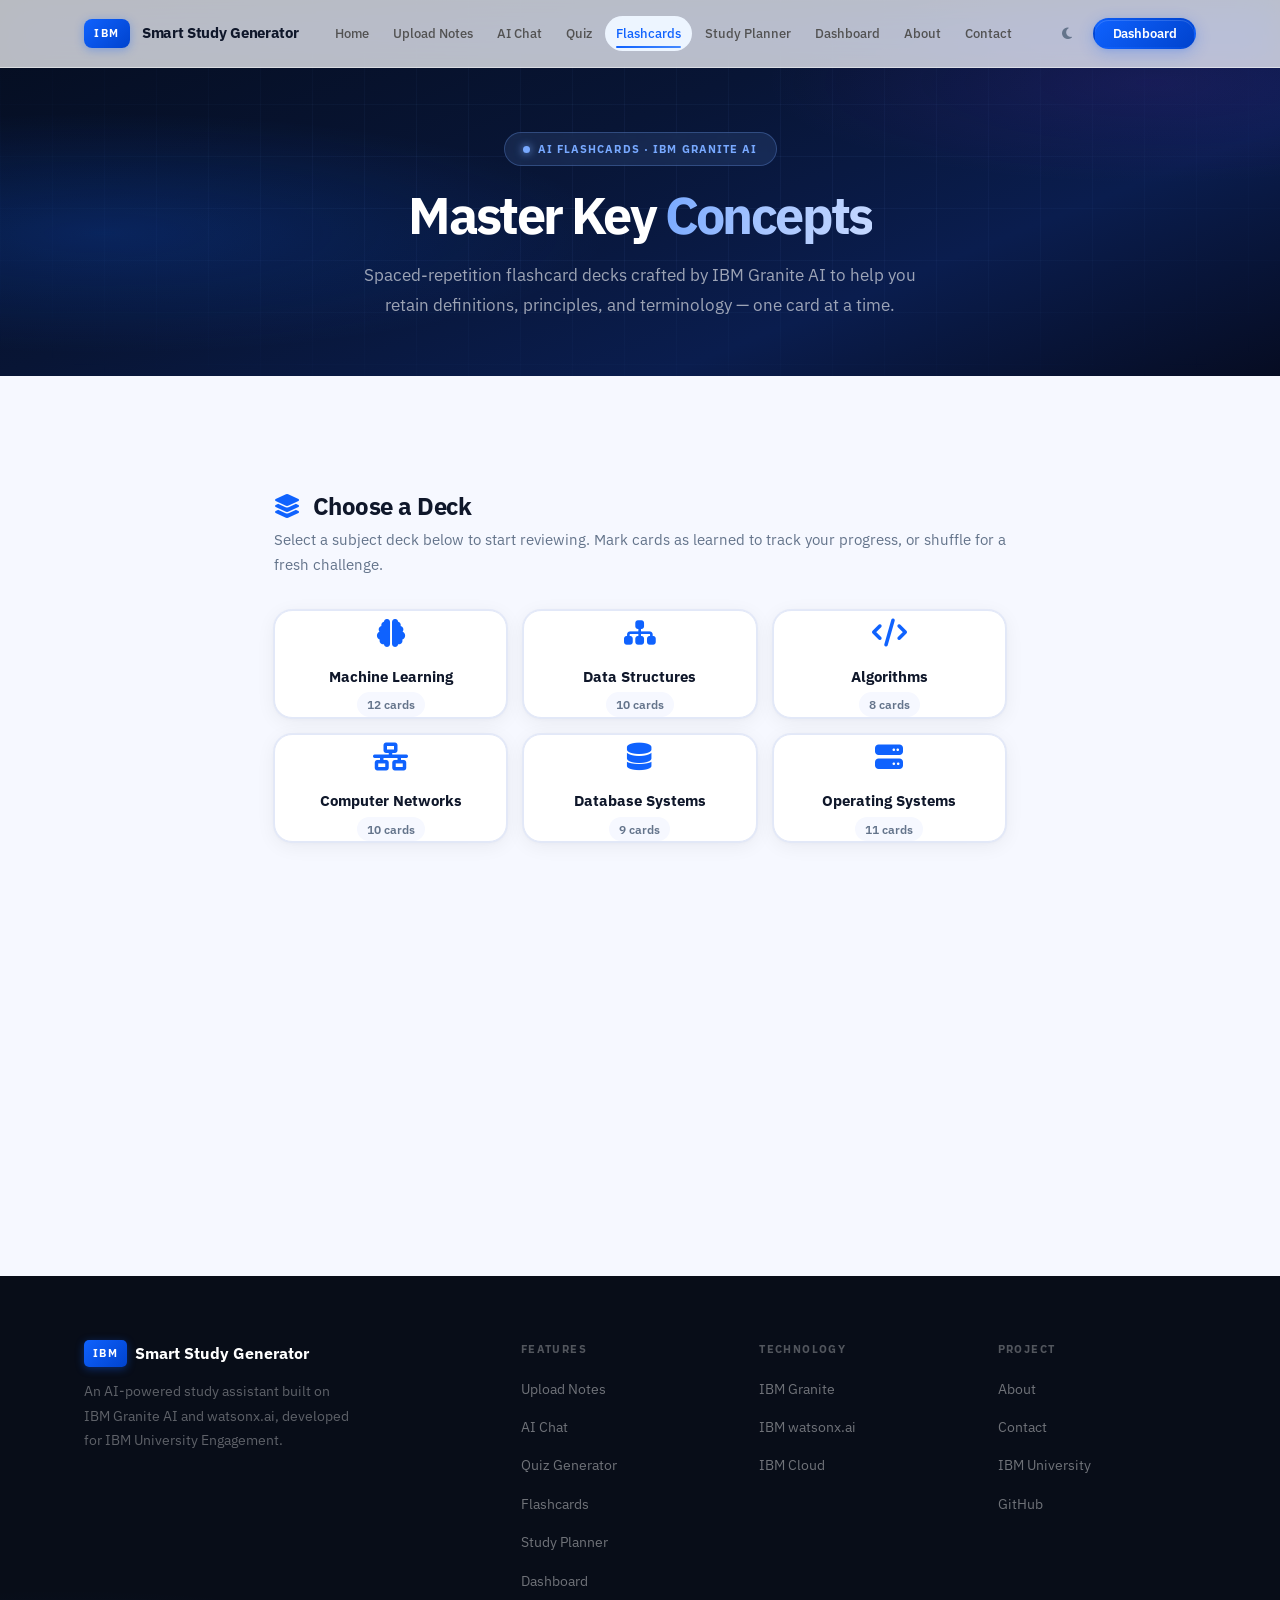
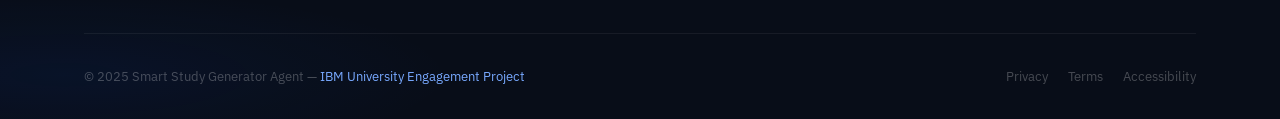
<file: IBM_Study_Generator/pages/flashcards.html>
<!DOCTYPE html>
<html lang="en" data-theme="light">
<head>
  <meta charset="UTF-8" />
  <meta name="viewport" content="width=device-width, initial-scale=1.0" />
  <meta name="description" content="AI Flashcards — Master key concepts with spaced-repetition flashcard decks powered by IBM Granite AI." />
  <meta name="theme-color" content="#0f62fe" />
  <title>Flashcards | Smart Study Generator Agent</title>

  <!-- Global styles -->
  <link rel="stylesheet" href="../css/global.css" />
  <!-- Font Awesome 6.5 -->
  <link rel="stylesheet" href="https://cdnjs.cloudflare.com/ajax/libs/font-awesome/6.5.0/css/all.min.css"
        crossorigin="anonymous" referrerpolicy="no-referrer" />

  <style>
  /* ── Flashcard Page — Inline Styles ────────────────────────── */

  .fc-main {
    padding: calc(var(--nav-h) + var(--sp-12)) 0 var(--sp-20);
    min-height: 100vh;
    background: var(--color-surface);
  }
  .fc-inner {
    max-width: 780px;
    margin: 0 auto;
    padding: 0 var(--sp-6);
  }

  /* ── Deck Selector ── */
  .deck-selector {}
  .deck-selector__title {
    font-size: 1.5rem;
    font-weight: 700;
    color: var(--color-text);
    margin-bottom: var(--sp-2);
    display: flex;
    align-items: center;
    gap: var(--sp-3);
  }
  .deck-selector__title i { color: var(--blue-50); }
  .deck-selector__sub {
    font-size: .9375rem;
    color: var(--color-text-muted);
    margin-bottom: var(--sp-8);
    line-height: 1.65;
  }
  .deck-grid {
    display: grid;
    grid-template-columns: repeat(3, 1fr);
    gap: var(--sp-4);
  }
  .deck-card {
    background: var(--color-bg);
    border: 1.5px solid var(--color-border);
    border-radius: var(--radius-xl);
    box-shadow: var(--shadow-card);
    padding: var(--sp-7) var(--sp-5);
    cursor: pointer;
    transition: border-color 240ms ease, box-shadow 240ms ease, transform 300ms cubic-bezier(0,.55,.45,1), background 240ms ease;
    text-align: center;
    position: relative;
    overflow: hidden;
  }
  .deck-card:hover { background: linear-gradient(145deg, var(--color-bg), var(--color-surface)); }
  .deck-card::before {
    content: '';
    position: absolute;
    top: 0; left: 0; right: 0;
    height: 3px;
    background: linear-gradient(90deg, var(--blue-50), var(--blue-40));
    transform: scaleX(0);
    transform-origin: left;
    transition: transform 240ms ease;
  }
  .deck-card:hover {
    border-color: var(--blue-40);
    box-shadow: var(--shadow-blue-sm);
    transform: translateY(-5px);
  }
  .deck-card:hover::before { transform: scaleX(1); }
  .deck-card__icon {
    font-size: 1.75rem;
    color: var(--blue-50);
    margin-bottom: var(--sp-3);
    height: 44px;
    display: flex;
    align-items: center;
    justify-content: center;
  }
  [data-theme="dark"] .deck-card__icon { color: var(--blue-30); }
  .deck-card__name {
    font-size: .9375rem;
    font-weight: 700;
    color: var(--color-text);
    margin-bottom: var(--sp-1);
    line-height: 1.3;
  }
  .deck-card__count {
    font-size: .78rem;
    font-weight: 600;
    color: var(--color-text-muted);
    background: var(--color-surface);
    padding: 2px 10px;
    border-radius: var(--radius-full);
    display: inline-block;
  }

  /* ── Flashcard Viewer ── */
  .flashcard-viewer { display: none; }
  .flashcard-viewer.active { display: block; }

  /* Back button */
  .fc-back-btn {
    display: inline-flex;
    align-items: center;
    gap: var(--sp-2);
    font-size: .875rem;
    font-weight: 600;
    color: var(--color-text-muted);
    background: none;
    border: none;
    cursor: pointer;
    padding: var(--sp-2) 0;
    margin-bottom: var(--sp-6);
    transition: color 240ms ease, transform 240ms ease;
  }
  .fc-back-btn:hover { color: var(--blue-50); transform: translateX(-3px); }

  /* Viewer header */
  .fc-viewer-header {
    display: flex;
    align-items: center;
    justify-content: space-between;
    margin-bottom: var(--sp-6);
    flex-wrap: wrap;
    gap: var(--sp-3);
  }
  .fc-deck-name {
    font-size: 1.25rem;
    font-weight: 700;
    color: var(--color-text);
  }
  .fc-progress-meta {
    display: flex;
    align-items: center;
    gap: var(--sp-4);
    font-size: .8125rem;
    color: var(--color-text-muted);
    font-weight: 500;
  }
  .fc-progress-meta strong { color: var(--color-text); }

  /* 3D Card Scene */
  .flashcard-scene {
    perspective: 1200px;
    width: 100%;
    min-height: 300px;
    margin-bottom: var(--sp-6);
    cursor: pointer;
  }
  .flashcard {
    position: relative;
    width: 100%;
    min-height: 300px;
    transform-style: preserve-3d;
    transition: transform 560ms cubic-bezier(.4, 0, .2, 1);
    border-radius: var(--radius-xl);
  }
  .flashcard.flipped {
    transform: rotateY(180deg);
  }
  .flashcard__front,
  .flashcard__back {
    position: absolute;
    inset: 0;
    border-radius: var(--radius-xl);
    -webkit-backface-visibility: hidden;
    backface-visibility: hidden;
    display: flex;
    flex-direction: column;
    justify-content: center;
    align-items: center;
    text-align: center;
    padding: var(--sp-10) var(--sp-10);
    box-shadow: var(--shadow-lg);
    border: 1px solid var(--color-border);
    overflow: hidden;
  }
  /* Front accent stripe */
  .flashcard__front::before {
    content: '';
    position: absolute;
    top: 0; left: 0; right: 0;
    height: 4px;
    background: linear-gradient(90deg, var(--blue-50), var(--blue-40), var(--cyan));
  }
  /* Back accent stripe */
  .flashcard__back::before {
    content: '';
    position: absolute;
    top: 0; left: 0; right: 0;
    height: 4px;
    background: linear-gradient(90deg, var(--teal), var(--blue-40), var(--violet));
  }
  .flashcard__front {
    background: var(--color-bg);
  }
  .flashcard__back {
    background: linear-gradient(145deg, #edf5ff 0%, #dde8ff 100%);
    transform: rotateY(180deg);
  }
  [data-theme="dark"] .flashcard__back {
    background: linear-gradient(145deg, #0d1a38 0%, #111d3d 100%);
  }
  .flashcard__side-label {
    font-size: .7rem;
    font-weight: 700;
    text-transform: uppercase;
    letter-spacing: 1.1px;
    margin-bottom: var(--sp-4);
    display: inline-flex;
    align-items: center;
    gap: var(--sp-2);
    padding: 3px 12px;
    border-radius: var(--radius-full);
  }
  .flashcard__front .flashcard__side-label {
    color: var(--blue-60);
    background: var(--blue-10);
    border: 1px solid var(--blue-20);
  }
  [data-theme="dark"] .flashcard__front .flashcard__side-label {
    color: var(--blue-30);
    background: rgba(15,98,254,.15);
    border-color: rgba(15,98,254,.3);
  }
  .flashcard__back .flashcard__side-label {
    color: #005d5d;
    background: #d9fbfb;
    border: 1px solid #3ddbd9;
  }
  [data-theme="dark"] .flashcard__back .flashcard__side-label {
    color: #3ddbd9;
    background: rgba(0,157,154,.15);
    border-color: rgba(0,157,154,.3);
  }
  .flashcard__text {
    font-size: 1.125rem;
    font-weight: 600;
    color: var(--color-text);
    line-height: 1.6;
    max-width: 560px;
    margin-bottom: var(--sp-5);
  }
  .flashcard__back .flashcard__text {
    font-size: 1rem;
    font-weight: 500;
    color: var(--blue-70);
  }
  [data-theme="dark"] .flashcard__back .flashcard__text {
    color: var(--blue-20);
  }
  .flashcard__hint {
    font-size: .78rem;
    color: var(--color-text-muted);
    display: flex;
    align-items: center;
    gap: var(--sp-2);
  }
  .flashcard__hint i { font-size: .7rem; }

  /* ── Controls ── */
  .fc-controls {
    display: flex;
    align-items: center;
    justify-content: center;
    gap: var(--sp-4);
    margin-bottom: var(--sp-5);
  }
  .fc-icon-btn {
    display: flex;
    align-items: center;
    justify-content: center;
    width: 44px;
    height: 44px;
    border-radius: 50%;
    border: 1.5px solid var(--color-border);
    background: var(--color-bg);
    color: var(--color-text-muted);
    font-size: .9375rem;
    cursor: pointer;
    transition: all 240ms ease;
    flex-shrink: 0;
  }
  .fc-icon-btn:hover {
    border-color: var(--blue-40);
    color: var(--blue-50);
    background: var(--blue-10);
    transform: scale(1.08);
  }
  .fc-icon-btn:active { transform: scale(.94); }
  [data-theme="dark"] .fc-icon-btn:hover { background: rgba(15,98,254,.12); }

  #flipCard {
    width: auto;
    height: auto;
    padding: .75rem 1.75rem;
    border-radius: var(--radius-full);
    font-size: .9375rem;
    font-weight: 600;
    gap: var(--sp-2);
    background: linear-gradient(135deg, var(--blue-50), var(--blue-60));
    color: #fff;
    border-color: transparent;
    box-shadow: var(--shadow-blue-sm);
  }
  #flipCard:hover {
    background: linear-gradient(135deg, var(--blue-40), var(--blue-50));
    box-shadow: var(--shadow-blue);
    transform: translateY(-2px) scale(1.0);
    color: #fff;
    border-color: transparent;
  }

  /* ── Actions ── */
  .fc-actions {
    display: flex;
    align-items: center;
    justify-content: center;
    gap: var(--sp-3);
    margin-bottom: var(--sp-8);
    flex-wrap: wrap;
  }
  .fc-action-btn {
    display: inline-flex;
    align-items: center;
    gap: var(--sp-2);
    padding: .5rem 1.25rem;
    border-radius: var(--radius-full);
    font-size: .8125rem;
    font-weight: 600;
    border: 1.5px solid var(--color-border);
    background: var(--color-bg);
    color: var(--color-text-muted);
    cursor: pointer;
    transition: all 240ms ease;
  }
  .fc-action-btn:hover {
    border-color: var(--blue-40);
    color: var(--color-text);
    background: var(--color-surface);
    transform: translateY(-1px);
  }
  .fc-action-btn.learned:hover {
    border-color: var(--green-50);
    color: var(--green-50);
    background: var(--green-10);
  }
  .fc-action-btn.reset:hover {
    border-color: var(--red-50);
    color: var(--red-50);
    background: var(--red-10);
  }
  [data-theme="dark"] .fc-action-btn:hover { background: rgba(255,255,255,.06); }
  [data-theme="dark"] .fc-action-btn.learned:hover { background: rgba(25,128,56,.12); }
  [data-theme="dark"] .fc-action-btn.reset:hover   { background: rgba(218,30,40,.12); }

  /* ── Stats Bar ── */
  .fc-stats {
    background: var(--color-bg);
    border: 1px solid var(--color-border);
    border-radius: var(--radius-xl);
    box-shadow: var(--shadow-card);
    padding: var(--sp-5) var(--sp-6);
  }
  .fc-stats__row {
    display: flex;
    align-items: center;
    justify-content: space-between;
    margin-bottom: var(--sp-3);
  }
  .fc-stats__label {
    font-size: .875rem;
    font-weight: 600;
    color: var(--color-text);
    display: flex;
    align-items: center;
    gap: var(--sp-2);
  }
  .fc-stats__label i { color: var(--green-50); }
  .fc-stats__nums {
    font-size: .875rem;
    color: var(--color-text-muted);
  }
  .fc-stats__nums strong { color: var(--color-text); }
  .fc-stats-bar {
    height: 8px;
    background: var(--color-border);
    border-radius: var(--radius-full);
    overflow: hidden;
  }
  .fc-stats-fill {
    height: 100%;
    background: linear-gradient(90deg, var(--green-50), #0e8a3a);
    border-radius: var(--radius-full);
    transition: width 600ms cubic-bezier(.4,0,.2,1);
  }

  /* ── Empty deck state ── */
  .fc-deck-empty {
    display: none;
    flex-direction: column;
    align-items: center;
    justify-content: center;
    min-height: 300px;
    text-align: center;
    padding: var(--sp-10);
    background: var(--color-bg);
    border: 2px dashed var(--color-border);
    border-radius: var(--radius-xl);
    margin-bottom: var(--sp-6);
    gap: var(--sp-4);
    color: var(--color-text-muted);
  }
  .fc-deck-empty.show { display: flex; }
  .fc-deck-empty i { font-size: 2.5rem; color: var(--green-50); opacity: .7; }
  .fc-deck-empty h3 { font-size: 1.125rem; font-weight: 700; color: var(--color-text); }
  .fc-deck-empty p  { font-size: .9375rem; max-width: 300px; line-height: 1.6; }

  /* ── Responsive ── */
  @media (max-width: 700px) {
    .deck-grid { grid-template-columns: repeat(2, 1fr); }
    .flashcard__front,
    .flashcard__back { padding: var(--sp-8) var(--sp-6); }
    .flashcard__text { font-size: 1rem; }
  }
  @media (max-width: 480px) {
    .deck-grid { grid-template-columns: 1fr; }
    .fc-controls { gap: var(--sp-3); }
  }
  </style>
</head>
<body>

<!-- ════════════════════════════════════════════════════════
     NAVIGATION
════════════════════════════════════════════════════════ -->
<header id="nav" class="nav" role="banner">
  <div class="container nav__inner">
    <a href="../index.html" class="nav__logo" aria-label="Smart Study Generator home">
      <span class="nav__logo-badge">IBM</span>
      <span class="nav__logo-text">Smart Study Generator</span>
    </a>
    <nav class="nav__links" aria-label="Primary navigation">
      <a href="../index.html"   class="nav__link">Home</a>
      <a href="upload.html"     class="nav__link">Upload Notes</a>
      <a href="chat.html"       class="nav__link">AI Chat</a>
      <a href="quiz.html"       class="nav__link">Quiz</a>
      <a href="flashcards.html" class="nav__link active">Flashcards</a>
      <a href="planner.html"    class="nav__link">Study Planner</a>
      <a href="dashboard.html"  class="nav__link">Dashboard</a>
      <a href="about.html"      class="nav__link">About</a>
      <a href="contact.html"    class="nav__link">Contact</a>
    </nav>
    <div class="nav__actions">
      <button class="nav__theme-btn" id="themeToggle" aria-label="Toggle dark mode">
        <i class="fa-solid fa-moon"></i>
      </button>
      <a href="dashboard.html" class="btn btn-primary btn-sm">Dashboard</a>
    </div>
    <button class="nav__toggle" id="navToggle" aria-label="Toggle navigation" aria-expanded="false">
      <span class="nav__toggle-bar"></span>
      <span class="nav__toggle-bar"></span>
      <span class="nav__toggle-bar"></span>
    </button>
  </div>
  <nav class="nav__mobile" aria-label="Mobile navigation">
    <a href="../index.html"   class="nav__link">Home</a>
    <a href="upload.html"     class="nav__link">Upload Notes</a>
    <a href="chat.html"       class="nav__link">AI Chat</a>
    <a href="quiz.html"       class="nav__link">Quiz</a>
    <a href="flashcards.html" class="nav__link active">Flashcards</a>
    <a href="planner.html"    class="nav__link">Study Planner</a>
    <a href="dashboard.html"  class="nav__link">Dashboard</a>
    <a href="about.html"      class="nav__link">About</a>
    <a href="contact.html"    class="nav__link">Contact</a>
    <a href="dashboard.html" class="btn btn-primary" style="margin-top:.5rem;">Dashboard</a>
  </nav>
</header>

<!-- ════════════════════════════════════════════════════════
     PAGE HERO
════════════════════════════════════════════════════════ -->
<section class="page-hero" aria-label="Flashcards hero">
  <div class="page-hero__bg" aria-hidden="true"></div>
  <div class="container page-hero__inner" data-reveal>
    <div class="page-hero-badge">
      <span class="page-hero-badge__dot" aria-hidden="true"></span>
      AI Flashcards &middot; IBM Granite AI
    </div>
    <h1 class="page-hero__title">
      Master Key <span class="page-hero__accent">Concepts</span>
    </h1>
    <p class="page-hero__sub">
      Spaced-repetition flashcard decks crafted by IBM Granite AI to help you
      retain definitions, principles, and terminology — one card at a time.
    </p>
  </div>
</section>

<!-- ════════════════════════════════════════════════════════
     FLASHCARD MAIN
════════════════════════════════════════════════════════ -->
<main class="fc-main" id="fcMain">
  <div class="fc-inner">

    <!-- ── Deck Selector ── -->
    <div class="deck-selector" id="deckSelector">
      <h2 class="deck-selector__title">
        <i class="fa-solid fa-layer-group"></i>
        Choose a Deck
      </h2>
      <p class="deck-selector__sub">
        Select a subject deck below to start reviewing. Mark cards as learned to track your progress,
        or shuffle for a fresh challenge.
      </p>

      <div class="deck-grid" role="list" aria-label="Available flashcard decks">

        <div class="deck-card" role="listitem" tabindex="0" data-deck="Machine Learning"
             aria-label="Machine Learning deck, 12 cards">
          <div class="deck-card__icon"><i class="fa-solid fa-brain"></i></div>
          <div class="deck-card__name">Machine Learning</div>
          <div class="deck-card__count">12 cards</div>
        </div>

        <div class="deck-card" role="listitem" tabindex="0" data-deck="Data Structures"
             aria-label="Data Structures deck, 10 cards">
          <div class="deck-card__icon"><i class="fa-solid fa-sitemap"></i></div>
          <div class="deck-card__name">Data Structures</div>
          <div class="deck-card__count">10 cards</div>
        </div>

        <div class="deck-card" role="listitem" tabindex="0" data-deck="Algorithms"
             aria-label="Algorithms deck, 8 cards">
          <div class="deck-card__icon"><i class="fa-solid fa-code"></i></div>
          <div class="deck-card__name">Algorithms</div>
          <div class="deck-card__count">8 cards</div>
        </div>

        <div class="deck-card" role="listitem" tabindex="0" data-deck="Computer Networks"
             aria-label="Computer Networks deck, 10 cards">
          <div class="deck-card__icon"><i class="fa-solid fa-network-wired"></i></div>
          <div class="deck-card__name">Computer Networks</div>
          <div class="deck-card__count">10 cards</div>
        </div>

        <div class="deck-card" role="listitem" tabindex="0" data-deck="Database Systems"
             aria-label="Database Systems deck, 9 cards">
          <div class="deck-card__icon"><i class="fa-solid fa-database"></i></div>
          <div class="deck-card__name">Database Systems</div>
          <div class="deck-card__count">9 cards</div>
        </div>

        <div class="deck-card" role="listitem" tabindex="0" data-deck="Operating Systems"
             aria-label="Operating Systems deck, 11 cards">
          <div class="deck-card__icon"><i class="fa-solid fa-server"></i></div>
          <div class="deck-card__name">Operating Systems</div>
          <div class="deck-card__count">11 cards</div>
        </div>

      </div>
    </div>
    <!-- /Deck Selector -->

    <!-- ── Flashcard Viewer ── -->
    <div class="flashcard-viewer" id="flashcardViewer" role="region" aria-label="Flashcard viewer">

      <!-- Back -->
      <button class="fc-back-btn" id="backToDecksBtn" aria-label="Back to deck selection">
        <i class="fa-solid fa-arrow-left"></i>
        Back to Decks
      </button>

      <!-- Header -->
      <div class="fc-viewer-header">
        <div class="fc-deck-name" id="fcDeckName">Machine Learning</div>
        <div class="fc-progress-meta">
          <span>Card <strong id="fcCardNum">1</strong> of <strong id="fcCardTotal">12</strong></span>
          <span id="fcRemaining">12 remaining</span>
        </div>
      </div>

      <!-- Empty deck state (all learned) -->
      <div class="fc-deck-empty" id="fcDeckEmpty" aria-live="polite">
        <i class="fa-solid fa-check-circle"></i>
        <h3>All cards learned!</h3>
        <p>You've mastered all the cards in this deck. Reset to practise again or choose a new deck.</p>
        <div style="display:flex;gap:var(--sp-3);flex-wrap:wrap;justify-content:center;">
          <button class="btn btn-outline" id="resetEmptyBtn">
            <i class="fa-solid fa-rotate-left"></i> Reset Deck
          </button>
          <button class="btn btn-ghost" id="backFromEmptyBtn">
            <i class="fa-solid fa-layer-group"></i> Choose Another Deck
          </button>
        </div>
      </div>

      <!-- 3D Card Scene -->
      <div class="flashcard-scene" id="flashcardScene" aria-label="Flashcard — click or press Space to flip">
        <div class="flashcard" id="flashcard" role="button" tabindex="0"
             aria-label="Flashcard front face">

          <!-- Front (Question) -->
          <div class="flashcard__front" id="cardFront">
            <div class="flashcard__side-label">
              <i class="fa-solid fa-circle-question"></i>
              Question
            </div>
            <p class="flashcard__text" id="cardQuestion">Loading…</p>
            <span class="flashcard__hint">
              <i class="fa-solid fa-hand-pointer"></i>
              Click to reveal answer
            </span>
          </div>

          <!-- Back (Answer) -->
          <div class="flashcard__back" id="cardBack">
            <div class="flashcard__side-label">
              <i class="fa-solid fa-lightbulb"></i>
              Answer
            </div>
            <p class="flashcard__text" id="cardAnswer">Loading…</p>
            <span class="flashcard__hint">
              <i class="fa-solid fa-hand-pointer"></i>
              Click to go back
            </span>
          </div>

        </div>
      </div>

      <!-- Controls: Prev / Flip / Next -->
      <div class="fc-controls" role="toolbar" aria-label="Card navigation">
        <button class="fc-icon-btn" id="prevCard" title="Previous card (← Arrow)" aria-label="Previous card">
          <i class="fa-solid fa-chevron-left"></i>
        </button>
        <button class="fc-icon-btn" id="flipCard" title="Flip card (Space)" aria-label="Flip card">
          <i class="fa-solid fa-rotate"></i>
          Flip
        </button>
        <button class="fc-icon-btn" id="nextCard" title="Next card (→ Arrow)" aria-label="Next card">
          <i class="fa-solid fa-chevron-right"></i>
        </button>
      </div>

      <!-- Actions: Shuffle / Mark Learned / Reset -->
      <div class="fc-actions">
        <button class="fc-action-btn" id="shuffleCards" title="Shuffle deck" aria-label="Shuffle cards">
          <i class="fa-solid fa-shuffle"></i>
          Shuffle
        </button>
        <button class="fc-action-btn learned" id="markLearned" title="Mark as learned (L)" aria-label="Mark current card as learned">
          <i class="fa-solid fa-circle-check"></i>
          Mark Learned
        </button>
        <button class="fc-action-btn reset" id="resetDeck" title="Reset deck" aria-label="Reset deck to all cards">
          <i class="fa-solid fa-rotate-left"></i>
          Reset
        </button>
      </div>

      <!-- Stats Bar -->
      <div class="fc-stats" role="region" aria-label="Learning progress">
        <div class="fc-stats__row">
          <div class="fc-stats__label">
            <i class="fa-solid fa-chart-line"></i>
            Progress
          </div>
          <div class="fc-stats__nums">
            <strong id="statsLearned">0</strong> learned /
            <strong id="statsTotal">0</strong> total
          </div>
        </div>
        <div class="fc-stats-bar" role="progressbar" aria-valuenow="0" aria-valuemin="0" aria-valuemax="100"
             aria-label="Cards learned">
          <div class="fc-stats-fill" id="statsFill" style="width:0%"></div>
        </div>
      </div>

    </div>
    <!-- /Flashcard Viewer -->

  </div>
</main>

<!-- ════════════════════════════════════════════════════════
     FOOTER
════════════════════════════════════════════════════════ -->
<footer class="footer" role="contentinfo">
  <div class="container">
    <div class="footer__grid">
      <div>
        <div class="footer__brand-logo">
          <span class="footer__ibm-badge">IBM</span>
          <span class="footer__brand-name">Smart Study Generator</span>
        </div>
        <p class="footer__brand-desc">
          An AI-powered study assistant built on IBM Granite AI and watsonx.ai, developed for IBM University Engagement.
        </p>
      </div>
      <div>
        <div class="footer__col-title">Features</div>
        <ul class="footer__col-links">
          <li><a href="upload.html">Upload Notes</a></li>
          <li><a href="chat.html">AI Chat</a></li>
          <li><a href="quiz.html">Quiz Generator</a></li>
          <li><a href="flashcards.html">Flashcards</a></li>
          <li><a href="planner.html">Study Planner</a></li>
          <li><a href="dashboard.html">Dashboard</a></li>
        </ul>
      </div>
      <div>
        <div class="footer__col-title">Technology</div>
        <ul class="footer__col-links">
          <li><a href="https://www.ibm.com/granite" target="_blank" rel="noopener noreferrer">IBM Granite</a></li>
          <li><a href="https://www.ibm.com/watsonx" target="_blank" rel="noopener noreferrer">IBM watsonx.ai</a></li>
          <li><a href="https://cloud.ibm.com"       target="_blank" rel="noopener noreferrer">IBM Cloud</a></li>
        </ul>
      </div>
      <div>
        <div class="footer__col-title">Project</div>
        <ul class="footer__col-links">
          <li><a href="about.html">About</a></li>
          <li><a href="contact.html">Contact</a></li>
          <li><a href="https://ibm.com/university" target="_blank" rel="noopener noreferrer">IBM University</a></li>
          <li><a href="#">GitHub</a></li>
        </ul>
      </div>
    </div>
    <div class="footer__bottom">
      <p class="footer__copy">
        &copy; 2025 Smart Study Generator Agent &mdash;
        <a href="https://ibm.com/university" target="_blank" rel="noopener noreferrer">IBM University Engagement Project</a>
      </p>
      <nav class="footer__legal" aria-label="Legal links">
        <a href="#">Privacy</a>
        <a href="#">Terms</a>
        <a href="#">Accessibility</a>
      </nav>
    </div>
  </div>
</footer>

<!-- ── Shared JS ── -->
<script src="../js/app.js"></script>

<!-- ── Flashcard JS ── -->
<script>
'use strict';

/* ─── Deck Data ──────────────────────────────────────────────── */
const DECK_DATA = {
  "Machine Learning": [
    {q:"What is supervised learning?",a:"A type of ML where the model is trained on labelled input-output pairs to predict future outputs."},
    {q:"Define gradient descent",a:"An iterative optimisation algorithm that minimises the loss function by updating model parameters in the direction of the negative gradient."},
    {q:"What is overfitting?",a:"When a model learns training data too well including noise, resulting in poor generalisation to unseen data."},
    {q:"What is regularisation?",a:"A technique to prevent overfitting by adding a penalty for model complexity (L1/L2 regularisation)."},
    {q:"What is a confusion matrix?",a:"A table showing TP, FP, TN, FN values used to evaluate classifier performance."},
    {q:"What is transfer learning?",a:"Reusing a model pre-trained on one task as the starting point for a model on a different but related task."},
    {q:"Define cross-validation",a:"A technique to evaluate model performance by training/testing on different subsets of the dataset."},
    {q:"What is a hyperparameter?",a:"A configuration parameter set before training that controls the learning process (e.g. learning rate, epochs)."},
    {q:"What is the bias-variance tradeoff?",a:"The balance between a model's tendency to underfit (high bias) and overfit (high variance)."},
    {q:"What is feature engineering?",a:"The process of selecting, transforming, or creating input variables to improve model performance."},
    {q:"What does PCA do?",a:"Principal Component Analysis reduces dimensionality by projecting data onto axes of maximum variance."},
    {q:"What is an epoch?",a:"One complete pass through the entire training dataset during model training."},
  ],
  "Data Structures": [
    {q:"What is a stack?",a:"A linear data structure following LIFO (Last-In-First-Out) order with push and pop operations."},
    {q:"What is a queue?",a:"A linear data structure following FIFO (First-In-First-Out) order with enqueue and dequeue operations."},
    {q:"What is a binary search tree?",a:"A tree where each node's left subtree contains smaller values and right subtree contains larger values."},
    {q:"What is a hash table?",a:"A data structure that maps keys to values using a hash function for O(1) average-case lookup."},
    {q:"What is a heap?",a:"A complete binary tree where every parent node is greater (max-heap) or smaller (min-heap) than its children."},
    {q:"What is a graph?",a:"A non-linear data structure consisting of vertices (nodes) and edges (connections between nodes)."},
    {q:"Define time complexity",a:"A measure of how the running time of an algorithm scales with input size, expressed using Big-O notation."},
    {q:"What is a linked list?",a:"A linear data structure where elements are stored in nodes, each containing data and a pointer to the next node."},
    {q:"What is memoization?",a:"An optimisation technique that stores results of expensive function calls and returns cached results for the same inputs."},
    {q:"What is dynamic programming?",a:"A method for solving complex problems by breaking them into overlapping subproblems and storing solutions."},
  ],
  "Algorithms": [
    {q:"What is Big-O notation?",a:"A mathematical notation describing the upper bound on an algorithm's time or space complexity as input grows."},
    {q:"What is divide and conquer?",a:"An algorithmic strategy that recursively breaks a problem into smaller subproblems, solves them, then combines results."},
    {q:"What is BFS?",a:"Breadth-First Search explores all nodes at the current depth before moving deeper, using a queue."},
    {q:"What is DFS?",a:"Depth-First Search explores as far as possible along each branch before backtracking, using a stack or recursion."},
    {q:"What is a greedy algorithm?",a:"An algorithm that makes the locally optimal choice at each step, hoping to find a global optimum."},
    {q:"What is Dijkstra's algorithm?",a:"A shortest-path algorithm for weighted graphs with non-negative edges, using a priority queue."},
    {q:"What is the complexity of merge sort?",a:"O(n log n) in all cases — best, average, and worst — making it very reliable."},
    {q:"What is backtracking?",a:"An algorithmic technique that incrementally builds solutions and abandons them when they fail constraints."},
  ],
  "Computer Networks": [
    {q:"What is TCP/IP?",a:"Transmission Control Protocol/Internet Protocol — the fundamental communication protocol suite of the internet."},
    {q:"What is the OSI model?",a:"A 7-layer conceptual model describing how network protocols interact: Physical, Data Link, Network, Transport, Session, Presentation, Application."},
    {q:"What is DNS?",a:"Domain Name System — translates human-readable domain names into IP addresses."},
    {q:"What is HTTP vs HTTPS?",a:"HTTP is unsecured web protocol; HTTPS adds TLS/SSL encryption for secure data transmission."},
    {q:"What is a subnet mask?",a:"A 32-bit number that divides an IP address into network and host portions."},
    {q:"What is a firewall?",a:"A network security device that monitors and controls incoming/outgoing traffic based on defined security rules."},
    {q:"What is latency?",a:"The time delay between sending a request and receiving a response across a network."},
    {q:"What is bandwidth?",a:"The maximum rate of data transfer across a network path, measured in bits per second."},
    {q:"What is NAT?",a:"Network Address Translation — maps private IP addresses to a public IP address for internet access."},
    {q:"What is a MAC address?",a:"A unique hardware identifier assigned to a network interface card, used for communication within a local network."},
  ],
  "Database Systems": [
    {q:"What is ACID?",a:"Atomicity, Consistency, Isolation, Durability — properties that guarantee reliable database transactions."},
    {q:"What is normalization?",a:"The process of organizing database tables to reduce redundancy and improve data integrity."},
    {q:"What is a primary key?",a:"A column (or set of columns) that uniquely identifies each row in a database table."},
    {q:"What is a foreign key?",a:"A column that creates a link between two tables by referencing the primary key of another table."},
    {q:"What is an index?",a:"A database object that improves query performance by creating a fast lookup structure on one or more columns."},
    {q:"What is SQL?",a:"Structured Query Language — a standard language for managing and querying relational databases."},
    {q:"What is a JOIN?",a:"A SQL operation that combines rows from two or more tables based on a related column."},
    {q:"What is a transaction?",a:"A sequence of database operations treated as a single unit that either all succeed or all fail (rollback)."},
    {q:"What is NoSQL?",a:"Non-relational databases that store data in formats like documents, key-value, column-family, or graphs."},
  ],
  "Operating Systems": [
    {q:"What is a process?",a:"A program in execution, containing the program code, its current activity, and allocated resources."},
    {q:"What is a thread?",a:"The smallest unit of CPU utilization; a lightweight process that shares memory with other threads in the same process."},
    {q:"What is deadlock?",a:"A state where two or more processes are blocked, each waiting for a resource held by the other."},
    {q:"What is virtual memory?",a:"A memory management technique that uses disk space to extend the apparent size of RAM."},
    {q:"What is scheduling?",a:"The OS mechanism that decides which process runs next on the CPU (e.g. Round Robin, FCFS, Priority)."},
    {q:"What is a semaphore?",a:"A synchronization primitive used to control access to shared resources in concurrent programming."},
    {q:"What is paging?",a:"A memory management scheme that divides physical memory into fixed-size frames and virtual memory into pages."},
    {q:"What is a system call?",a:"An interface through which a program requests a service from the OS kernel."},
    {q:"What is the kernel?",a:"The core of an OS that manages hardware resources, process scheduling, memory, and I/O."},
    {q:"What is IPC?",a:"Inter-Process Communication — mechanisms (pipes, sockets, shared memory) that allow processes to communicate."},
    {q:"What is a context switch?",a:"The process of saving the state of a running process and loading the state of another process to run next."},
  ]
};

/* ─── State ──────────────────────────────────────────────────── */
let currentDeckName   = '';
let originalDeck      = [];   // master copy for reset
let activeDeck        = [];   // current cards (minus learned)
let learnedCards      = [];   // removed cards
let currentCardIdx    = 0;
let isFlipped         = false;

/* ─── DOM refs ───────────────────────────────────────────────── */
const deckSelector    = document.getElementById('deckSelector');
const flashcardViewer = document.getElementById('flashcardViewer');
const fcDeckName      = document.getElementById('fcDeckName');
const fcCardNum       = document.getElementById('fcCardNum');
const fcCardTotal     = document.getElementById('fcCardTotal');
const fcRemaining     = document.getElementById('fcRemaining');
const flashcard       = document.getElementById('flashcard');
const flashcardScene  = document.getElementById('flashcardScene');
const cardQuestion    = document.getElementById('cardQuestion');
const cardAnswer      = document.getElementById('cardAnswer');
const fcDeckEmpty     = document.getElementById('fcDeckEmpty');
const statsLearned    = document.getElementById('statsLearned');
const statsTotal      = document.getElementById('statsTotal');
const statsFill       = document.getElementById('statsFill');
const statsBar        = statsFill.closest('[role="progressbar"]');

/* ─── loadDeck() ─────────────────────────────────────────────── */
function loadDeck(name) {
  currentDeckName = name;
  originalDeck    = DECK_DATA[name] ? [...DECK_DATA[name]] : [];
  activeDeck      = [...originalDeck];
  learnedCards    = [];
  currentCardIdx  = 0;
  isFlipped       = false;

  fcDeckName.textContent = name;
  deckSelector.style.display = 'none';
  flashcardViewer.classList.add('active');
  fcDeckEmpty.classList.remove('show');
  flashcardScene.style.display = '';

  renderCard();
  updateStats();
}

/* ─── backToDecks() ──────────────────────────────────────────── */
function backToDecks() {
  flashcardViewer.classList.remove('active');
  deckSelector.style.display = '';
  // Reset flip state for next time
  flashcard.classList.remove('flipped');
  isFlipped = false;
}

/* ─── renderCard() ───────────────────────────────────────────── */
function renderCard() {
  if (activeDeck.length === 0) {
    flashcardScene.style.display = 'none';
    fcDeckEmpty.classList.add('show');
    return;
  }
  fcDeckEmpty.classList.remove('show');
  flashcardScene.style.display = '';

  // Reset flip
  if (isFlipped) {
    flashcard.classList.remove('flipped');
    isFlipped = false;
  }

  const card = activeDeck[currentCardIdx];
  cardQuestion.textContent = card.q;
  cardAnswer.textContent   = card.a;

  const total = activeDeck.length;
  fcCardNum.textContent   = currentCardIdx + 1;
  fcCardTotal.textContent = total;
  fcRemaining.textContent = total + ' remaining';

  flashcard.setAttribute('aria-label',
    isFlipped ? 'Card back — answer shown' : 'Card front — click to flip');
}

/* ─── flipCard() ─────────────────────────────────────────────── */
function flipCard() {
  isFlipped = !isFlipped;
  flashcard.classList.toggle('flipped', isFlipped);
  flashcard.setAttribute('aria-label',
    isFlipped ? 'Card back — answer shown' : 'Card front — click to flip');
}

/* ─── nextCard() ─────────────────────────────────────────────── */
function nextCard() {
  if (activeDeck.length === 0) return;
  isFlipped = false;
  flashcard.classList.remove('flipped');
  currentCardIdx = (currentCardIdx + 1) % activeDeck.length;
  renderCard();
}

/* ─── prevCard() ─────────────────────────────────────────────── */
function prevCard() {
  if (activeDeck.length === 0) return;
  isFlipped = false;
  flashcard.classList.remove('flipped');
  currentCardIdx = (currentCardIdx - 1 + activeDeck.length) % activeDeck.length;
  renderCard();
}

/* ─── shuffleCards() (Fisher-Yates) ─────────────────────────── */
function shuffleCards() {
  if (activeDeck.length < 2) return;
  for (let i = activeDeck.length - 1; i > 0; i--) {
    const j = Math.floor(Math.random() * (i + 1));
    [activeDeck[i], activeDeck[j]] = [activeDeck[j], activeDeck[i]];
  }
  currentCardIdx = 0;
  isFlipped = false;
  flashcard.classList.remove('flipped');
  renderCard();
  showToast('Deck shuffled!', 'info', 2200);
}

/* ─── markLearned() ─────────────────────────────────────────── */
function markLearned() {
  if (activeDeck.length === 0) return;
  const removed = activeDeck.splice(currentCardIdx, 1)[0];
  learnedCards.push(removed);
  if (currentCardIdx >= activeDeck.length && activeDeck.length > 0) {
    currentCardIdx = activeDeck.length - 1;
  }
  updateStats();
  renderCard();
  showToast('Card marked as learned! ✓', 'success', 2400);
}

/* ─── resetDeck() ────────────────────────────────────────────── */
function resetDeck() {
  activeDeck      = [...originalDeck];
  learnedCards    = [];
  currentCardIdx  = 0;
  isFlipped       = false;
  flashcard.classList.remove('flipped');
  fcDeckEmpty.classList.remove('show');
  flashcardScene.style.display = '';
  updateStats();
  renderCard();
  showToast('Deck reset — all cards restored.', 'info', 2400);
}

/* ─── updateStats() ─────────────────────────────────────────── */
function updateStats() {
  const total   = originalDeck.length;
  const learned = learnedCards.length;
  const pct     = total > 0 ? Math.round((learned / total) * 100) : 0;
  statsLearned.textContent = learned;
  statsTotal.textContent   = total;
  statsFill.style.width    = pct + '%';
  statsBar.setAttribute('aria-valuenow', pct);
}

/* ─── Deck card click & keyboard ────────────────────────────── */
document.querySelectorAll('.deck-card').forEach(card => {
  card.addEventListener('click', () => loadDeck(card.dataset.deck));
  card.addEventListener('keydown', e => {
    if (e.key === 'Enter' || e.key === ' ') {
      e.preventDefault();
      loadDeck(card.dataset.deck);
    }
  });
});

/* ─── Button events ──────────────────────────────────────────── */
document.getElementById('backToDecksBtn').addEventListener('click', backToDecks);
document.getElementById('backFromEmptyBtn').addEventListener('click', backToDecks);
document.getElementById('flipCard').addEventListener('click', flipCard);
document.getElementById('nextCard').addEventListener('click', nextCard);
document.getElementById('prevCard').addEventListener('click', prevCard);
document.getElementById('shuffleCards').addEventListener('click', shuffleCards);
document.getElementById('markLearned').addEventListener('click', markLearned);
document.getElementById('resetDeck').addEventListener('click', resetDeck);
document.getElementById('resetEmptyBtn').addEventListener('click', resetDeck);

/* Card scene click to flip */
flashcardScene.addEventListener('click', e => {
  if (e.target.closest('#flipCard')) return; // handled above
  if (activeDeck.length > 0) flipCard();
});
flashcard.addEventListener('keydown', e => {
  if (e.key === 'Enter' || e.key === ' ') {
    e.preventDefault();
    if (activeDeck.length > 0) flipCard();
  }
});

/* ─── Keyboard shortcuts ─────────────────────────────────────── */
document.addEventListener('keydown', e => {
  // Only when viewer is active
  if (!flashcardViewer.classList.contains('active')) return;
  // Ignore when focus is on a button
  if (['BUTTON','A','INPUT'].includes(document.activeElement.tagName)) {
    if (document.activeElement === flashcard) {/* allow */} else return;
  }
  switch (e.key) {
    case ' ':
    case 'Enter':
      e.preventDefault();
      if (activeDeck.length > 0) flipCard();
      break;
    case 'ArrowRight':
      e.preventDefault();
      nextCard();
      break;
    case 'ArrowLeft':
      e.preventDefault();
      prevCard();
      break;
    case 'l':
    case 'L':
      markLearned();
      break;
  }
});
</script>
</body>
</html>
</file>
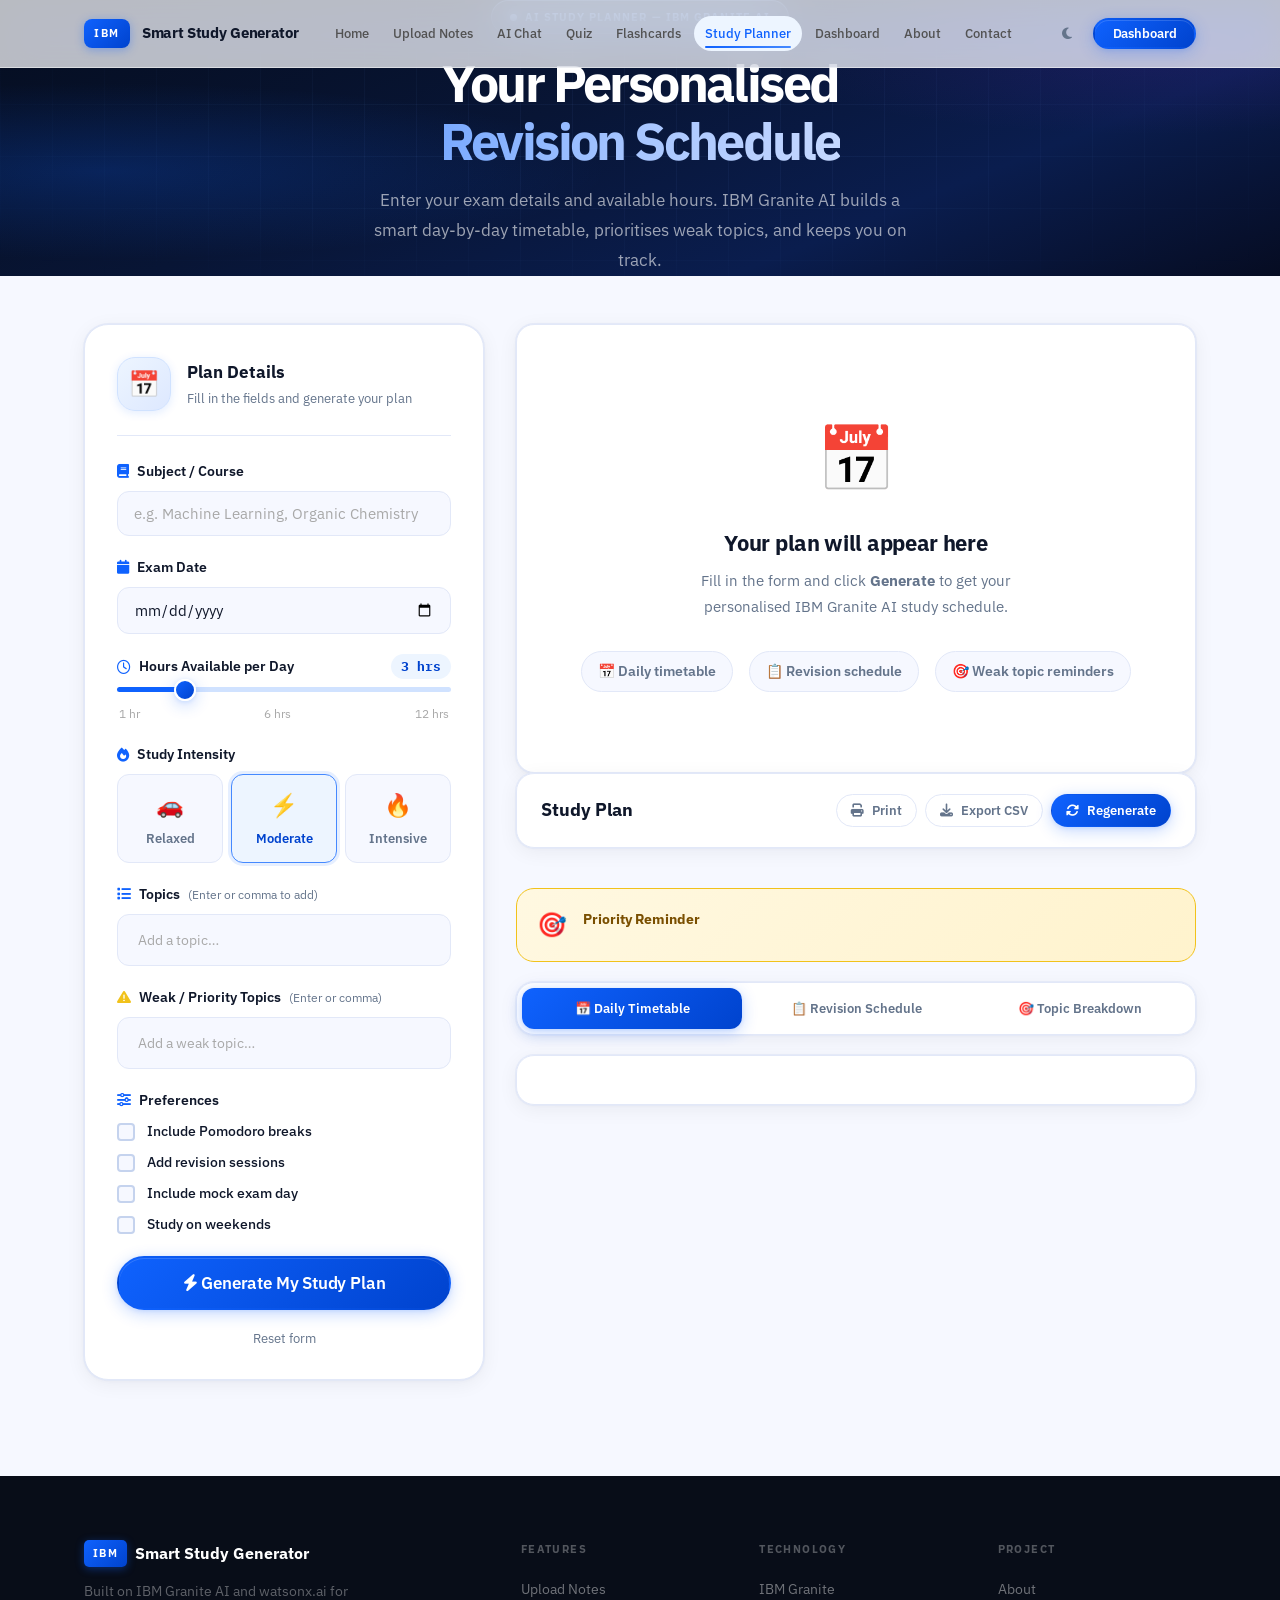
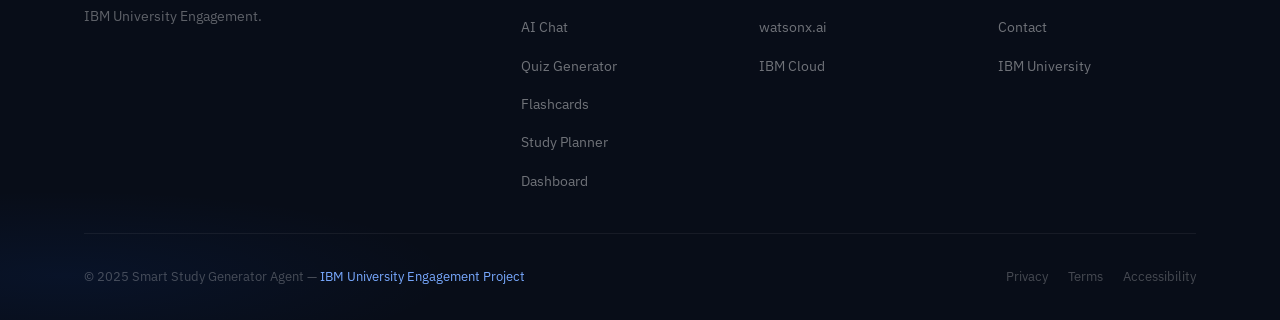
<file: IBM_Study_Generator/pages/planner.html>
<!DOCTYPE html>
<html lang="en" data-theme="light">
<head>
  <meta charset="UTF-8"/>
  <meta name="viewport" content="width=device-width,initial-scale=1.0"/>
  <meta name="description" content="AI Study Planner — generate a personalised day-by-day revision schedule powered by IBM Granite AI."/>
  <meta name="theme-color" content="#0f62fe"/>
  <title>Study Planner | Smart Study Generator Agent</title>
  <link rel="stylesheet" href="https://cdnjs.cloudflare.com/ajax/libs/font-awesome/6.5.0/css/all.min.css" crossorigin="anonymous" referrerpolicy="no-referrer"/>
  <link rel="stylesheet" href="../css/global.css"/>
  <style>
    .page-hero{padding:calc(var(--nav-h)+var(--sp-16)) 0 var(--sp-12)}
    .planner-body{background:var(--color-surface);padding:var(--sp-12) 0 var(--sp-24)}
    .planner-layout{display:grid;grid-template-columns:400px 1fr;gap:var(--sp-8);align-items:start}
    /* Form */
    .planner-form{background:var(--color-bg);border:1px solid var(--color-border);border-radius:var(--radius-2xl);
      padding:var(--sp-8);box-shadow:var(--shadow-card);position:sticky;top:calc(var(--nav-h)+var(--sp-6))}
    .pf-head{display:flex;align-items:center;gap:var(--sp-4);padding-bottom:var(--sp-6);border-bottom:1px solid var(--color-border);margin-bottom:var(--sp-6)}
    .pf-icon{width:54px;height:54px;background:linear-gradient(135deg,var(--blue-10),#dde8ff);border:1px solid var(--blue-20);
      border-radius:var(--radius-xl);display:flex;align-items:center;justify-content:center;font-size:1.6rem;flex-shrink:0;box-shadow:0 2px 10px rgba(15,98,254,.12)}
    .pf-title{font-size:1.0625rem;font-weight:700;color:var(--color-text)}
    .pf-sub{font-size:.8125rem;color:var(--color-text-muted);margin-top:2px}
    /* Range */
    .range-wrap{position:relative}
    .form-range{width:100%;height:5px;-webkit-appearance:none;appearance:none;
      background:var(--blue-20);border-radius:var(--radius-full);outline:none;cursor:pointer}
    .form-range::-webkit-slider-thumb{-webkit-appearance:none;width:22px;height:22px;border-radius:50%;
      background:linear-gradient(135deg,var(--blue-50),var(--blue-60));border:2px solid var(--white);
      box-shadow:var(--shadow-blue-sm);cursor:pointer;transition:transform var(--ease-bounce),box-shadow var(--ease)}
    .form-range::-webkit-slider-thumb:hover{transform:scale(1.2);box-shadow:var(--shadow-blue)}
    .range-val{display:inline-flex;align-items:center;padding:2px 10px;background:var(--blue-10);
      color:var(--blue-60);border-radius:var(--radius-full);font-size:.8125rem;font-weight:700;font-family:var(--font-mono);margin-left:auto}
    .range-labels{display:flex;justify-content:space-between;font-size:.72rem;color:var(--gray-40);padding:0 2px;margin-top:4px}
    /* Intensity */
    .intensity-grid{display:grid;grid-template-columns:repeat(3,1fr);gap:var(--sp-2)}
    .intensity-opt input{position:absolute;opacity:0;width:0;height:0}
    .intensity-opt .io-inner{display:flex;flex-direction:column;align-items:center;gap:4px;padding:var(--sp-3) var(--sp-2);
      background:var(--color-surface);border:1.5px solid var(--color-border);border-radius:var(--radius-lg);
      font-size:.8125rem;font-weight:600;color:var(--color-text-muted);cursor:pointer;
      transition:border-color var(--ease),background var(--ease),color var(--ease),box-shadow var(--ease-bounce)}
    .intensity-opt .io-emoji{font-size:1.4rem}
    .intensity-opt input:checked+.io-inner{border-color:var(--blue-40);background:var(--blue-10);color:var(--blue-60);box-shadow:0 0 0 3px rgba(15,98,254,.1)}
    .intensity-opt:hover .io-inner{border-color:var(--blue-30);background:var(--blue-10)}
    /* Tag input */
    .tag-wrap{display:flex;flex-wrap:wrap;gap:var(--sp-2);align-items:center;
      background:var(--color-surface);border:1.5px solid var(--color-border);border-radius:var(--radius-lg);
      padding:var(--sp-2) var(--sp-3);min-height:52px;cursor:text;
      transition:border-color var(--ease),box-shadow var(--ease)}
    .tag-wrap:focus-within{border-color:var(--blue-40);box-shadow:0 0 0 3px rgba(15,98,254,.1);background:var(--color-bg)}
    .topic-tag{display:inline-flex;align-items:center;gap:5px;padding:3px 10px 3px 12px;
      border-radius:var(--radius-full);font-size:.8125rem;font-weight:600;
      background:linear-gradient(135deg,var(--blue-10),#dde8ff);color:var(--blue-60);border:1px solid var(--blue-20);
      animation:tag-in .25s var(--ease-bounce)}
    .topic-tag--weak{background:linear-gradient(135deg,#fff1f1,#ffe8e8);color:#a2191f;border-color:#ffd7d9}
    @keyframes tag-in{from{opacity:0;transform:scale(.7)}to{opacity:1;transform:scale(1)}}
    .tag-remove{background:none;border:none;cursor:pointer;font-size:.75rem;color:inherit;
      opacity:.6;transition:opacity var(--ease),transform var(--ease-bounce);padding:0;line-height:1}
    .tag-remove:hover{opacity:1;transform:scale(1.2)}
    .tag-input{flex:1;min-width:120px;border:none;outline:none;background:transparent;
      font-family:var(--font);font-size:.875rem;color:var(--color-text);padding:var(--sp-1) 0}
    .tag-input::placeholder{color:var(--gray-40)}
    /* Checkboxes */
    .pref-list{display:flex;flex-direction:column;gap:var(--sp-2)}
    .pref-item{display:flex;align-items:center;gap:var(--sp-3);font-size:.875rem;font-weight:500;color:var(--color-text);cursor:pointer}
    .pref-item input{position:absolute;opacity:0;width:0;height:0}
    .pref-box{width:18px;height:18px;border:2px solid var(--color-border-strong);border-radius:4px;
      background:var(--color-surface);flex-shrink:0;display:flex;align-items:center;justify-content:center;
      transition:background var(--ease),border-color var(--ease)}
    .pref-item input:checked~.pref-box{background:linear-gradient(135deg,var(--blue-50),var(--blue-60));border-color:var(--blue-50)}
    .pref-item input:checked~.pref-box::after{content:'';width:5px;height:9px;border:2px solid #fff;
      border-top:none;border-left:none;transform:rotate(45deg) translate(-1px,-1px);display:block}
    .reset-link{background:none;border:none;cursor:pointer;font-size:.8125rem;color:var(--color-text-muted);
      text-align:center;transition:color var(--ease);font-family:var(--font)}
    .reset-link:hover{color:var(--color-primary)}
    /* Empty state */
    .planner-empty{background:var(--color-bg);border:1px solid var(--color-border);border-radius:var(--radius-xl);
      padding:var(--sp-20) var(--sp-8);text-align:center;box-shadow:var(--shadow-card)}
    .pe-icon{font-size:4rem;display:block;margin-bottom:var(--sp-5);animation:float 3.5s ease-in-out infinite}
    .pe-title{font-size:1.375rem;font-weight:700;color:var(--color-text);margin-bottom:var(--sp-3);letter-spacing:-.3px}
    .pe-sub{font-size:.9375rem;color:var(--color-text-muted);max-width:360px;margin:0 auto var(--sp-8);line-height:1.7}
    .pe-features{display:flex;justify-content:center;gap:var(--sp-4);flex-wrap:wrap}
    .pe-feat{display:flex;align-items:center;gap:var(--sp-2);font-size:.875rem;font-weight:600;color:var(--color-text-muted);
      background:var(--color-surface);border:1px solid var(--color-border);border-radius:var(--radius-full);padding:var(--sp-2) var(--sp-4)}
    /* Result */
    .planner-result{display:flex;flex-direction:column;gap:var(--sp-5);animation:fade-up .5s var(--ease) both}
    .result-header{background:var(--color-bg);border:1px solid var(--color-border);border-radius:var(--radius-xl);
      padding:var(--sp-5) var(--sp-6);display:flex;align-items:center;justify-content:space-between;
      gap:var(--sp-4);flex-wrap:wrap;box-shadow:var(--shadow-card)}
    .rh-title{font-size:1.125rem;font-weight:700;color:var(--color-text)}
    .rh-meta{font-size:.8125rem;color:var(--color-text-muted);margin-top:2px}
    .rh-actions{display:flex;gap:var(--sp-2);flex-wrap:wrap}
    .rab{display:inline-flex;align-items:center;gap:var(--sp-2);padding:7px 14px;border-radius:var(--radius-full);
      font-size:.8125rem;font-weight:600;border:1px solid var(--color-border);background:var(--color-bg);
      color:var(--color-text-muted);cursor:pointer;transition:background var(--ease),color var(--ease),transform var(--ease-bounce)}
    .rab:hover{background:var(--color-surface);color:var(--color-text);transform:translateY(-1px)}
    .rab--primary{background:linear-gradient(135deg,var(--blue-50),var(--blue-60));color:#fff;border-color:transparent;box-shadow:var(--shadow-blue-sm)}
    .rab--primary:hover{box-shadow:var(--shadow-blue);color:#fff}
    /* Summary cards */
    .summary-row{display:grid;grid-template-columns:repeat(4,1fr);gap:var(--sp-3)}
    .sum-card{background:var(--color-bg);border:1px solid var(--color-border);border-radius:var(--radius-xl);
      padding:var(--sp-5) var(--sp-4);text-align:center;box-shadow:var(--shadow-card);
      transition:transform var(--ease),box-shadow var(--ease)}
    .sum-card:hover{transform:translateY(-3px);box-shadow:var(--shadow-md)}
    .sum-icon{font-size:1.375rem;display:block;margin-bottom:var(--sp-2)}
    .sum-val{font-size:1.75rem;font-weight:700;line-height:1;background:linear-gradient(135deg,var(--blue-60),var(--blue-40));
      -webkit-background-clip:text;-webkit-text-fill-color:transparent;background-clip:text}
    .sum-lbl{font-size:.75rem;font-weight:500;color:var(--color-text-muted);margin-top:var(--sp-1)}
    /* Alert */
    .weak-alert{background:linear-gradient(135deg,#fff8e1,#fff3cd);border:1px solid #f1c21b;
      border-radius:var(--radius-xl);padding:var(--sp-4) var(--sp-5);display:flex;align-items:flex-start;gap:var(--sp-4)}
    .wa-icon{font-size:1.5rem;flex-shrink:0}
    .wa-title{font-size:.9rem;font-weight:700;color:#7a4f00;margin-bottom:2px}
    .wa-text{font-size:.875rem;color:#5c3900;line-height:1.6}
    /* Tabs */
    .result-tabs{display:flex;gap:4px;background:var(--color-bg);border:1px solid var(--color-border);
      border-radius:var(--radius-xl);padding:5px;box-shadow:var(--shadow-card)}
    .rtab{flex:1;padding:var(--sp-3);border-radius:var(--radius-lg);font-size:.8125rem;font-weight:600;
      color:var(--color-text-muted);background:none;border:none;cursor:pointer;
      transition:background var(--ease),color var(--ease),box-shadow var(--ease)}
    .rtab:hover{color:var(--color-primary);background:var(--blue-10)}
    .rtab.active{background:linear-gradient(135deg,var(--blue-50),var(--blue-60));color:#fff;box-shadow:var(--shadow-blue-sm)}
    /* Panels */
    .result-panel{background:var(--color-bg);border:1px solid var(--color-border);border-radius:var(--radius-xl);
      padding:var(--sp-6);box-shadow:var(--shadow-card);animation:fade-up .35s var(--ease) both}
    /* Day cards */
    .timetable{display:flex;flex-direction:column;gap:var(--sp-3)}
    .day-card{border:1px solid var(--color-border);border-radius:var(--radius-lg);overflow:hidden;
      transition:box-shadow var(--ease),transform var(--ease)}
    .day-card:hover{box-shadow:var(--shadow-md);transform:translateY(-2px)}
    .dc-head{display:flex;align-items:center;justify-content:space-between;padding:var(--sp-3) var(--sp-5);
      cursor:pointer;transition:background var(--ease)}
    .dc-today .dc-head{background:linear-gradient(135deg,var(--blue-10),#dde8ff)}
    .dc-exam .dc-head{background:linear-gradient(135deg,#fff1f1,#ffe8e8)}
    .dc-rest .dc-head{background:var(--gray-10)}
    .dc-future .dc-head{background:var(--color-bg)}
    .dc-date{display:flex;align-items:center;gap:var(--sp-3)}
    .dc-circle{width:42px;height:42px;border-radius:50%;display:flex;flex-direction:column;align-items:center;
      justify-content:center;background:var(--color-bg);border:1.5px solid var(--color-border);flex-shrink:0}
    .dc-today .dc-circle{background:var(--blue-50);border-color:var(--blue-50);color:#fff}
    .dc-exam .dc-circle{background:#da1e28;border-color:#da1e28;color:#fff}
    .dc-num{font-size:1rem;font-weight:700;line-height:1}
    .dc-mon{font-size:.6rem;font-weight:600;letter-spacing:.5px;text-transform:uppercase;opacity:.7}
    .dc-dayname{font-size:.9rem;font-weight:700;color:var(--color-text)}
    .dc-today .dc-dayname{color:var(--blue-60)}
    .dc-exam .dc-dayname{color:#a2191f}
    .dc-meta{font-size:.75rem;color:var(--color-text-muted);margin-top:1px}
    .dc-badge{font-size:.68rem;font-weight:700;padding:3px 10px;border-radius:var(--radius-full)}
    .dcb-study{background:var(--blue-10);color:var(--blue-60)}
    .dcb-today{background:var(--blue-50);color:#fff}
    .dcb-rest{background:var(--gray-10);color:var(--gray-60)}
    .dcb-exam{background:#fff1f1;color:#a2191f}
    .dcb-rev{background:#defbe6;color:#0e6027}
    .dc-chev{color:var(--color-text-muted);transition:transform var(--ease);font-size:.75rem}
    .day-card.open .dc-chev{transform:rotate(180deg)}
    .dc-body{display:none;flex-direction:column;gap:2px;padding:var(--sp-2) var(--sp-4) var(--sp-4);
      background:var(--color-bg);border-top:1px solid var(--color-border)}
    .day-card.open .dc-body{display:flex}
    .session-row{display:flex;align-items:center;gap:var(--sp-3);padding:var(--sp-3);
      border-radius:var(--radius-md);transition:background var(--ease)}
    .session-row:hover{background:var(--color-surface)}
    .sr-time{font-size:.75rem;font-family:var(--font-mono);color:var(--color-text-muted);white-space:nowrap;min-width:90px}
    .sr-dot{width:8px;height:8px;border-radius:50%;flex-shrink:0}
    .sr-topic{font-size:.875rem;font-weight:600;color:var(--color-text);flex:1}
    .sr-type{font-size:.7rem;font-weight:700;padding:2px 9px;border-radius:var(--radius-full)}
    .srt-study{background:var(--blue-10);color:var(--blue-60)}
    .srt-break{background:var(--gray-10);color:var(--gray-60)}
    .srt-revision{background:#defbe6;color:#0e6027}
    .srt-mock{background:#fff1f1;color:#a2191f}
    .srt-weak{background:#fff8e1;color:#7a4f00}
    /* Schedule table */
    .sch-table{width:100%;border-collapse:collapse;font-size:.875rem}
    .sch-table th{text-align:left;padding:var(--sp-3) var(--sp-4);font-size:.72rem;font-weight:700;
      text-transform:uppercase;letter-spacing:.8px;color:var(--color-text-muted);
      border-bottom:2px solid var(--color-border);background:var(--color-surface);white-space:nowrap}
    .sch-table td{padding:var(--sp-3) var(--sp-4);border-bottom:1px solid var(--color-border);
      color:var(--color-text);vertical-align:middle}
    .sch-table tr:last-child td{border-bottom:none}
    .sch-table tr:hover td{background:var(--blue-10)}
    .prog-cell{display:flex;align-items:center;gap:var(--sp-3)}
    .prog-mini{flex:1;height:5px;background:var(--gray-20);border-radius:var(--radius-full);overflow:hidden}
    .prog-fill{height:100%;border-radius:var(--radius-full);background:linear-gradient(90deg,var(--blue-50),var(--blue-30));transition:width 1s var(--ease)}
    .prog-fill--weak{background:linear-gradient(90deg,#f1c21b,#ff8389)}
    .prog-pct{font-size:.72rem;font-weight:700;color:var(--color-primary);font-family:var(--font-mono);white-space:nowrap}
    .pri-badge{display:inline-flex;align-items:center;gap:4px;font-size:.7rem;font-weight:700;padding:2px 9px;border-radius:var(--radius-full)}
    .pri-high{background:#fff1f1;color:#a2191f}
    .pri-med{background:#fff8e1;color:#7a4f00}
    .pri-low{background:#defbe6;color:#0e6027}
    .weak-tag{font-size:.68rem;font-weight:700;padding:3px 10px;border-radius:var(--radius-full);
      background:linear-gradient(135deg,#f1c21b,#ffd63a);color:#5c3900}
    /* Topic breakdown */
    .topic-list{display:flex;flex-direction:column;gap:var(--sp-4)}
    .topic-row{background:var(--color-surface);border:1px solid var(--color-border);border-radius:var(--radius-lg);
      padding:var(--sp-4) var(--sp-5);display:flex;align-items:center;gap:var(--sp-5);
      transition:box-shadow var(--ease),transform var(--ease)}
    .topic-row:hover{box-shadow:var(--shadow-sm);transform:translateX(3px)}
    .topic-row--weak{border-color:#f1c21b;background:linear-gradient(135deg,#fff8e1,#fff3cd)}
    .tr-num{width:32px;height:32px;border-radius:50%;background:linear-gradient(135deg,var(--blue-50),var(--blue-40));
      color:#fff;font-size:.8rem;font-weight:700;display:flex;align-items:center;justify-content:center;flex-shrink:0}
    .topic-row--weak .tr-num{background:linear-gradient(135deg,#f1c21b,#ff8389)}
    .tr-info{flex:1;min-width:0}
    .tr-name{font-size:.9375rem;font-weight:700;color:var(--color-text)}
    .tr-meta{font-size:.78rem;color:var(--color-text-muted);margin-top:2px}
    .tr-right{display:flex;align-items:center;gap:var(--sp-3);flex-shrink:0}
    @media(max-width:1100px){.planner-layout{grid-template-columns:340px 1fr}}
    @media(max-width:900px){.planner-layout{grid-template-columns:1fr}.planner-form{position:static}.summary-row{grid-template-columns:repeat(2,1fr)}}
    @media(max-width:640px){.result-tabs{flex-direction:column}.result-header{flex-direction:column;align-items:flex-start}.summary-row{grid-template-columns:repeat(2,1fr)}}
    @media print{.nav,.page-hero,.planner-form,.rh-actions,.result-tabs,footer{display:none!important}.planner-layout{display:block}.day-card.open .dc-body,.result-panel[hidden]{display:flex!important}}
  </style>
</head>
<body>
<header id="nav" class="nav" role="banner">
  <div class="container nav__inner">
    <a href="../index.html" class="nav__logo"><span class="nav__logo-badge">IBM</span><span class="nav__logo-text">Smart Study Generator</span></a>
    <nav class="nav__links">
      <a href="../index.html" class="nav__link">Home</a>
      <a href="upload.html" class="nav__link">Upload Notes</a>
      <a href="chat.html" class="nav__link">AI Chat</a>
      <a href="quiz.html" class="nav__link">Quiz</a>
      <a href="flashcards.html" class="nav__link">Flashcards</a>
      <a href="planner.html" class="nav__link active">Study Planner</a>
      <a href="dashboard.html" class="nav__link">Dashboard</a>
      <a href="about.html" class="nav__link">About</a>
      <a href="contact.html" class="nav__link">Contact</a>
    </nav>
    <div class="nav__actions">
      <button class="nav__theme-btn" id="themeToggle" aria-label="Toggle theme"><i class="fa-solid fa-moon"></i></button>
      <a href="dashboard.html" class="btn btn-primary btn-sm">Dashboard</a>
    </div>
    <button class="nav__toggle" id="navToggle" aria-expanded="false">
      <span class="nav__toggle-bar"></span><span class="nav__toggle-bar"></span><span class="nav__toggle-bar"></span>
    </button>
  </div>
  <nav class="nav__mobile" id="navMobile">
    <a href="../index.html" class="nav__link">Home</a>
    <a href="upload.html" class="nav__link">Upload Notes</a>
    <a href="chat.html" class="nav__link">AI Chat</a>
    <a href="quiz.html" class="nav__link">Quiz</a>
    <a href="flashcards.html" class="nav__link">Flashcards</a>
    <a href="planner.html" class="nav__link active">Study Planner</a>
    <a href="dashboard.html" class="nav__link">Dashboard</a>
    <a href="about.html" class="nav__link">About</a>
    <a href="contact.html" class="nav__link">Contact</a>
    <a href="dashboard.html" class="btn btn-primary" style="margin-top:.5rem;justify-content:center;">Dashboard</a>
  </nav>
</header>

<section class="page-hero">
  <div class="page-hero__bg" aria-hidden="true"></div>
  <div class="container page-hero__inner">
    <div class="page-hero-badge" data-reveal><span class="page-hero-badge__dot"></span>AI Study Planner — IBM Granite AI</div>
    <h1 class="page-hero__title" data-reveal data-reveal-delay="1">Your Personalised<br><span class="page-hero__accent">Revision Schedule</span></h1>
    <p class="page-hero__sub" data-reveal data-reveal-delay="2">Enter your exam details and available hours. IBM Granite AI builds a smart day-by-day timetable, prioritises weak topics, and keeps you on track.</p>
  </div>
</section>

<section class="planner-body">
  <div class="container planner-layout">

    <!-- Form -->
    <aside class="planner-form" data-reveal>
      <div class="pf-head">
        <div class="pf-icon">📅</div>
        <div><div class="pf-title">Plan Details</div><div class="pf-sub">Fill in the fields and generate your plan</div></div>
      </div>

      <form id="plannerForm" novalidate autocomplete="off" style="display:flex;flex-direction:column;gap:var(--sp-5)">
        <!-- Subject -->
        <div class="form-group">
          <label class="form-label" for="pSubject"><i class="fa-solid fa-book" style="color:var(--color-primary)"></i> Subject / Course</label>
          <input type="text" id="pSubject" class="form-input" placeholder="e.g. Machine Learning, Organic Chemistry" maxlength="80" required/>
          <span class="form-error" id="pSubjectErr"></span>
        </div>

        <!-- Exam date -->
        <div class="form-group">
          <label class="form-label" for="pDate"><i class="fa-solid fa-calendar" style="color:var(--color-primary)"></i> Exam Date</label>
          <input type="date" id="pDate" class="form-input" required/>
          <span class="form-error" id="pDateErr"></span>
        </div>

        <!-- Hours -->
        <div class="form-group">
          <label class="form-label" for="pHours">
            <i class="fa-regular fa-clock" style="color:var(--color-primary)"></i> Hours Available per Day
            <span class="range-val" id="hoursVal">3 hrs</span>
          </label>
          <input type="range" id="pHours" class="form-range" min="1" max="12" value="3" step="0.5"/>
          <div class="range-labels"><span>1 hr</span><span>6 hrs</span><span>12 hrs</span></div>
        </div>

        <!-- Intensity -->
        <div class="form-group">
          <label class="form-label"><i class="fa-solid fa-fire" style="color:var(--color-primary)"></i> Study Intensity</label>
          <div class="intensity-grid">
            <label class="intensity-opt"><input type="radio" name="intensity" value="relaxed"/><div class="io-inner"><span class="io-emoji">🚗</span><span>Relaxed</span></div></label>
            <label class="intensity-opt"><input type="radio" name="intensity" value="moderate" checked/><div class="io-inner"><span class="io-emoji">⚡</span><span>Moderate</span></div></label>
            <label class="intensity-opt"><input type="radio" name="intensity" value="intensive"/><div class="io-inner"><span class="io-emoji">🔥</span><span>Intensive</span></div></label>
          </div>
        </div>

        <!-- Topics -->
        <div class="form-group">
          <label class="form-label"><i class="fa-solid fa-list" style="color:var(--color-primary)"></i> Topics <span style="font-size:.72rem;color:var(--color-text-muted);font-weight:400">(Enter or comma to add)</span></label>
          <div class="tag-wrap" id="topicWrap">
            <div id="topicTags"></div>
            <input type="text" class="tag-input" id="topicInput" placeholder="Add a topic…" maxlength="60" autocomplete="off"/>
          </div>
          <span class="form-error" id="topicsErr"></span>
        </div>

        <!-- Weak topics -->
        <div class="form-group">
          <label class="form-label"><i class="fa-solid fa-triangle-exclamation" style="color:#f1c21b"></i> Weak / Priority Topics <span style="font-size:.72rem;color:var(--color-text-muted);font-weight:400">(Enter or comma)</span></label>
          <div class="tag-wrap" id="weakWrap">
            <div id="weakTags"></div>
            <input type="text" class="tag-input" id="weakInput" placeholder="Add a weak topic…" maxlength="60" autocomplete="off"/>
          </div>
        </div>

        <!-- Preferences -->
        <div class="form-group">
          <label class="form-label"><i class="fa-solid fa-sliders" style="color:var(--color-primary)"></i> Preferences</label>
          <div class="pref-list">
            <label class="pref-item"><input type="checkbox" id="pBreaks" checked><div style="display:contents"><span class="pref-box"></span><span>Include Pomodoro breaks</span></div></label>
            <label class="pref-item"><input type="checkbox" id="pRevision" checked><div style="display:contents"><span class="pref-box"></span><span>Add revision sessions</span></div></label>
            <label class="pref-item"><input type="checkbox" id="pMock"><div style="display:contents"><span class="pref-box"></span><span>Include mock exam day</span></div></label>
            <label class="pref-item"><input type="checkbox" id="pWeekends"><div style="display:contents"><span class="pref-box"></span><span>Study on weekends</span></div></label>
          </div>
        </div>

        <button type="submit" class="btn btn-primary btn-lg" id="genBtn" style="width:100%;justify-content:center">
          <span id="genLabel"><i class="fa-solid fa-bolt"></i> Generate My Study Plan</span>
          <span id="genLoad" hidden><span class="spinner"></span> Generating…</span>
        </button>
        <button type="button" class="reset-link" id="resetBtn">Reset form</button>
      </form>
    </aside>

    <!-- Output -->
    <div>
      <div class="planner-empty" id="plannerEmpty" data-reveal data-reveal-delay="1">
        <span class="pe-icon">📅</span>
        <h3 class="pe-title">Your plan will appear here</h3>
        <p class="pe-sub">Fill in the form and click <strong>Generate</strong> to get your personalised IBM Granite AI study schedule.</p>
        <div class="pe-features">
          <div class="pe-feat">📅 Daily timetable</div>
          <div class="pe-feat">📋 Revision schedule</div>
          <div class="pe-feat">🎯 Weak topic reminders</div>
        </div>
      </div>

      <div class="planner-result" id="plannerResult" hidden>
        <div class="result-header">
          <div><div class="rh-title" id="rhTitle">Study Plan</div><div class="rh-meta" id="rhMeta"></div></div>
          <div class="rh-actions">
            <button class="rab" id="printBtn"><i class="fa-solid fa-print"></i> Print</button>
            <button class="rab" id="csvBtn"><i class="fa-solid fa-download"></i> Export CSV</button>
            <button class="rab rab--primary" id="regenBtn"><i class="fa-solid fa-rotate"></i> Regenerate</button>
          </div>
        </div>
        <div class="summary-row" id="summaryRow"></div>
        <div class="weak-alert" id="weakAlert" hidden>
          <div class="wa-icon">🎯</div>
          <div><strong class="wa-title">Priority Reminder</strong><p class="wa-text" id="weakAlertText"></p></div>
        </div>
        <div class="result-tabs">
          <button class="rtab active" data-tab="timetable">📅 Daily Timetable</button>
          <button class="rtab" data-tab="schedule">📋 Revision Schedule</button>
          <button class="rtab" data-tab="topics">🎯 Topic Breakdown</button>
        </div>
        <div class="result-panel" id="panel-timetable"></div>
        <div class="result-panel" id="panel-schedule" hidden></div>
        <div class="result-panel" id="panel-topics" hidden></div>
      </div>
    </div>
  </div>
</section>

<footer class="footer" role="contentinfo">
  <div class="container">
    <div class="footer__grid">
      <div><div class="footer__brand-logo"><span class="footer__ibm-badge">IBM</span><span class="footer__brand-name">Smart Study Generator</span></div><p class="footer__brand-desc">Built on IBM Granite AI and watsonx.ai for IBM University Engagement.</p></div>
      <div><div class="footer__col-title">Features</div><ul class="footer__col-links"><li><a href="upload.html">Upload Notes</a></li><li><a href="chat.html">AI Chat</a></li><li><a href="quiz.html">Quiz Generator</a></li><li><a href="flashcards.html">Flashcards</a></li><li><a href="planner.html">Study Planner</a></li><li><a href="dashboard.html">Dashboard</a></li></ul></div>
      <div><div class="footer__col-title">Technology</div><ul class="footer__col-links"><li><a href="https://www.ibm.com/granite" target="_blank" rel="noopener">IBM Granite</a></li><li><a href="https://www.ibm.com/watsonx" target="_blank" rel="noopener">watsonx.ai</a></li><li><a href="https://cloud.ibm.com" target="_blank" rel="noopener">IBM Cloud</a></li></ul></div>
      <div><div class="footer__col-title">Project</div><ul class="footer__col-links"><li><a href="about.html">About</a></li><li><a href="contact.html">Contact</a></li><li><a href="https://ibm.com/university" target="_blank" rel="noopener">IBM University</a></li></ul></div>
    </div>
    <div class="footer__bottom"><p class="footer__copy">© 2025 Smart Study Generator Agent — <a href="https://ibm.com/university" target="_blank" rel="noopener">IBM University Engagement Project</a></p><nav class="footer__legal"><a href="#">Privacy</a><a href="#">Terms</a><a href="#">Accessibility</a></nav></div>
  </div>
</footer>

<script src="../js/app.js" defer></script>
<script>
(function(){
'use strict';
const state={topics:[],weak:[]};

// Set min date to today
document.getElementById('pDate').min=new Date().toISOString().split('T')[0];

// Range slider live update
const rangeEl=document.getElementById('pHours'),hvEl=document.getElementById('hoursVal');
function updateRange(){
  const v=parseFloat(rangeEl.value);
  hvEl.textContent=v%1===0?v+' hrs':v+' hrs';
  const pct=((v-1)/(12-1))*100;
  rangeEl.style.background=`linear-gradient(90deg,var(--blue-50) ${pct}%,var(--blue-20) ${pct}%)`;
}
rangeEl.addEventListener('input',updateRange);updateRange();

// Tag inputs
initTags('topicInput','topicTags',state.topics,false);
initTags('weakInput','weakTags',state.weak,true);

function initTags(inputId,containerId,arr,isWeak){
  const input=document.getElementById(inputId),container=document.getElementById(containerId);
  const wrap=input.parentElement;
  wrap.addEventListener('click',()=>input.focus());
  input.addEventListener('keydown',e=>{
    if((e.key==='Enter'||e.key===',')&&input.value.trim()){
      e.preventDefault();addTag(input.value.trim().replace(/,$/,''),arr,container,isWeak);input.value='';
    }
    if(e.key==='Backspace'&&input.value===''&&arr.length){arr.pop();renderTags(arr,container,isWeak)}
  });
}
function addTag(text,arr,container,isWeak){
  if(!text||arr.includes(text)||arr.length>=20) return;
  arr.push(text);renderTags(arr,container,isWeak);
}
function renderTags(arr,container,isWeak){
  container.innerHTML='';
  arr.forEach((tag,i)=>{
    const span=document.createElement('span');
    span.className='topic-tag'+(isWeak?' topic-tag--weak':'');
    span.innerHTML=esc(tag)+`<button class="tag-remove" aria-label="Remove ${esc(tag)}" data-i="${i}">&times;</button>`;
    span.querySelector('.tag-remove').addEventListener('click',()=>{arr.splice(i,1);renderTags(arr,container,isWeak)});
    container.appendChild(span);
  });
}

// Form submit
document.getElementById('plannerForm').addEventListener('submit',e=>{e.preventDefault();if(validate())generate()});
document.getElementById('regenBtn').addEventListener('click',()=>{if(validate())generate()});
document.getElementById('printBtn').addEventListener('click',()=>window.print());
document.getElementById('resetBtn').addEventListener('click',()=>{
  if(!confirm('Reset the form? Your plan will be cleared.')) return;
  document.getElementById('plannerForm').reset();
  state.topics=[];state.weak=[];
  ['topicTags','weakTags'].forEach(id=>document.getElementById(id).innerHTML='');
  updateRange();
  document.getElementById('plannerEmpty').hidden=false;
  document.getElementById('plannerResult').hidden=true;
  ['pSubjectErr','pDateErr','topicsErr'].forEach(id=>{const el=document.getElementById(id);if(el){el.textContent='';el.classList.remove('show')}});
});

function validate(){
  let ok=true;
  const setErr=(id,msg)=>{const el=document.getElementById(id);if(el){el.textContent=msg;el.classList.toggle('show',!!msg)}};
  const subject=document.getElementById('pSubject');
  const date=document.getElementById('pDate');
  subject.classList.remove('error');date.classList.remove('error');
  if(!subject.value.trim()){setErr('pSubjectErr','Please enter a subject name.');subject.classList.add('error');ok=false}else setErr('pSubjectErr','');
  if(!date.value){setErr('pDateErr','Please choose your exam date.');date.classList.add('error');ok=false}
  else if(new Date(date.value)<=new Date()){setErr('pDateErr','Exam date must be in the future.');date.classList.add('error');ok=false}
  else setErr('pDateErr','');
  if(!state.topics.length){setErr('topicsErr','Add at least one topic to study.');ok=false}else setErr('topicsErr','');
  return ok;
}

function generate(){
  const genLabel=document.getElementById('genLabel'),genLoad=document.getElementById('genLoad');
  const genBtn=document.getElementById('genBtn');
  genLabel.hidden=true;genLoad.hidden=false;genBtn.disabled=true;
  setTimeout(()=>{buildPlan();genLabel.hidden=false;genLoad.hidden=true;genBtn.disabled=false},1500+Math.random()*600);
}

function buildPlan(){
  const subject=document.getElementById('pSubject').value.trim();
  const examDate=new Date(document.getElementById('pDate').value);
  const hoursPerDay=parseFloat(document.getElementById('pHours').value);
  const intensity=document.querySelector('input[name="intensity"]:checked')?.value||'moderate';
  const pBreaks=document.getElementById('pBreaks').checked;
  const pRevision=document.getElementById('pRevision').checked;
  const pMock=document.getElementById('pMock').checked;
  const pWeekends=document.getElementById('pWeekends').checked;
  const topics=[...state.topics],weak=[...state.weak];
  const today=new Date();today.setHours(0,0,0,0);
  const totalDays=Math.ceil((examDate-today)/86400000);
  if(totalDays<1) return;

  // Header
  document.getElementById('plannerEmpty').hidden=true;
  document.getElementById('plannerResult').hidden=false;
  document.getElementById('rhTitle').textContent=subject+' — Study Plan';
  document.getElementById('rhMeta').textContent=`${totalDays} days until exam · ${hoursPerDay} hrs/day · ${intensity} intensity`;

  // Summary
  const studyDays=pWeekends?totalDays-1:Math.ceil((totalDays-1)*5/7);
  const totalHrs=(studyDays*hoursPerDay).toFixed(0);
  document.getElementById('summaryRow').innerHTML=[
    {icon:'📅',val:totalDays,lbl:'Days to Exam'},
    {icon:'⏱',val:totalHrs+'h',lbl:'Total Study Hours'},
    {icon:'📚',val:topics.length,lbl:'Topics Covered'},
    {icon:'🎯',val:weak.length||0,lbl:'Priority Topics'},
  ].map(c=>`<div class="sum-card"><span class="sum-icon">${c.icon}</span><div class="sum-val">${c.val}</div><div class="sum-lbl">${c.lbl}</div></div>`).join('');

  // Weak alert
  if(weak.length){
    document.getElementById('weakAlert').hidden=false;
    document.getElementById('weakAlertText').textContent=`You marked ${weak.join(', ')} as weak/priority. IBM Granite AI has scheduled extra revision sessions for these topics throughout your plan.`;
  }else document.getElementById('weakAlert').hidden=true;

  // Days
  const days=buildDays({today,examDate,totalDays,topics,weak,hoursPerDay,intensity,pBreaks,pRevision,pMock,pWeekends});
  renderTimetable(days);
  renderSchedule(topics,weak,days);
  renderTopics(topics,weak,days);
  document.getElementById('plannerResult').scrollIntoView({behavior:'smooth',block:'start'});
}

function buildDays({today,examDate,totalDays,topics,weak,hoursPerDay,intensity,pBreaks,pRevision,pMock,pWeekends}){
  const mult={relaxed:.7,moderate:1,intensive:1.3}[intensity]||1;
  const days=[];
  let topicIdx=0;
  for(let d=0;d<totalDays;d++){
    const date=new Date(today);date.setDate(today.getDate()+d);
    const isExam=d===totalDays-1,isMock=pMock&&d===totalDays-2&&totalDays>3;
    const isWeekend=date.getDay()===0||date.getDay()===6,isRest=isWeekend&&!pWeekends&&!isExam,isToday=d===0;
    if(isExam){days.push({date,type:'exam',sessions:[{time:'All day',topic:'🎓 EXAM DAY',type:'exam',color:'#da1e28'},{time:'Before exam',topic:'Light review only',type:'break',color:'#6f6f6f'}]});continue}
    if(isRest){days.push({date,type:'rest',sessions:[{time:'Rest Day',topic:'Weekend — rest and recharge 🛋',type:'break',color:'#6f6f6f'}]});continue}
    if(isMock){days.push({date,type:'future',sessions:[{time:'09:00–11:00',topic:'📋 Mock Exam Simulation',type:'mock',color:'#da1e28'},{time:'11:00–11:15',topic:'Short break',type:'break',color:'#6f6f6f'},{time:'11:15–12:00',topic:'📊 Review mock answers',type:'revision',color:'#198038'}]});continue}
    const avail=hoursPerDay*60*mult,sessions=[];let mins=0;const startH=9;
    const count=intensity==='intensive'?3:intensity==='relaxed'?1:2;
    const topicsToday=[];
    for(let i=0;i<count&&topicsToday.length<topics.length;i++){topicsToday.push(topics[topicIdx%topics.length]);topicIdx++}
    if(weak.length&&d%2===0){const wt=weak[d%weak.length];if(!topicsToday.includes(wt))topicsToday.unshift(wt)}
    topicsToday.forEach(topic=>{
      if(mins>=avail) return;
      const s=minToTime(startH*60+mins);mins+=50;const e=minToTime(startH*60+mins);
      const isWeak=weak.includes(topic);
      sessions.push({time:`${s}–${e}`,topic:(isWeak?'⚠ ':'')+topic,type:isWeak?'weak':'study',color:isWeak?'#f1c21b':'#0f62fe'});
      if(pBreaks&&mins<avail){const bs=minToTime(startH*60+mins);mins+=10;const be=minToTime(startH*60+mins);sessions.push({time:`${bs}–${be}`,topic:'☕ Pomodoro break',type:'break',color:'#6f6f6f'})}
    });
    if(pRevision&&d%3===2&&mins+30<=avail){const rs=minToTime(startH*60+mins);mins+=30;const re=minToTime(startH*60+mins);sessions.push({time:`${rs}–${re}`,topic:'🔁 Revision — previous topics',type:'revision',color:'#198038'})}
    days.push({date,type:isToday?'today':'future',sessions,topics:topicsToday});
  }
  return days;
}

function renderTimetable(days){
  const today=new Date();today.setHours(0,0,0,0);
  const panel=document.getElementById('panel-timetable');
  const list=document.createElement('div');list.className='timetable';
  days.forEach((day,idx)=>{
    const isToday=day.date.getTime()===today.getTime();
    const type=day.type==='exam'?'dc-exam':day.type==='rest'?'dc-rest':isToday?'dc-today':'dc-future';
    const badge=day.type==='exam'?'<span class="dc-badge dcb-exam">📋 EXAM</span>':day.type==='rest'?'<span class="dc-badge dcb-rest">Rest</span>':isToday?'<span class="dc-badge dcb-today">Today</span>':`<span class="dc-badge dcb-study">${day.sessions.filter(s=>s.type!=='break').length} sessions</span>`;
    const sessions=day.sessions.map(s=>`<div class="session-row"><span class="sr-time">${s.time}</span><span class="sr-dot" style="background:${s.color}"></span><span class="sr-topic">${esc(s.topic)}</span><span class="sr-type srt-${s.type}">${cap(s.type)}</span></div>`).join('');
    const card=document.createElement('div');
    card.className=`day-card ${type}${(isToday||idx===0)?' open':''}`;
    card.innerHTML=`<div class="dc-head"><div class="dc-date"><div class="dc-circle"><span class="dc-num">${day.date.getDate()}</span><span class="dc-mon">${day.date.toLocaleDateString('en',{month:'short'})}</span></div><div><div class="dc-dayname">${day.date.toLocaleDateString('en',{weekday:'long'})}</div><div class="dc-meta">${day.date.toLocaleDateString('en',{day:'numeric',month:'long',year:'numeric'})}</div></div></div>${badge}<span class="dc-chev">▼</span></div><div class="dc-body">${sessions}</div>`;
    card.querySelector('.dc-head').addEventListener('click',()=>card.classList.toggle('open'));
    list.appendChild(card);
  });
  panel.innerHTML='';panel.appendChild(list);
}

function renderSchedule(topics,weak,days){
  const studyDays=days.filter(d=>d.sessions.some(s=>s.type!=='break'));
  const rows=topics.map((topic,i)=>{
    const isWeak=weak.includes(topic);
    const sc=studyDays.filter(d=>d.topics?.includes(topic)).length;
    const hrs=(sc*50/60).toFixed(1);
    const pct=Math.min(100,Math.round(sc/Math.max(studyDays.length,1)*100*3));
    const pri=isWeak?'high':i<topics.length/3?'medium':'low';
    return `<tr><td>${i+1}</td><td><strong>${esc(topic)}</strong>${isWeak?' <span class="weak-tag">⚠ Weak</span>':''}</td><td>${sc} sessions</td><td>${hrs} hrs</td><td><div class="prog-cell"><div class="prog-mini"><div class="prog-fill${isWeak?' prog-fill--weak':''}" style="width:${pct}%"></div></div><span class="prog-pct">${pct}%</span></div></td><td><span class="pri-badge pri-${pri}">${cap(pri)}</span></td></tr>`;
  }).join('');
  document.getElementById('panel-schedule').innerHTML=`<div style="overflow-x:auto"><table class="sch-table"><thead><tr><th>#</th><th>Topic</th><th>Sessions</th><th>Hours</th><th>Coverage</th><th>Priority</th></tr></thead><tbody>${rows}</tbody></table></div>`;
}

function renderTopics(topics,weak,days){
  const studyDays=days.filter(d=>d.sessions.some(s=>s.type!=='break'));
  const items=topics.map((topic,i)=>{
    const isWeak=weak.includes(topic);
    const sc=studyDays.filter(d=>d.topics?.includes(topic)).length;
    const hrs=(sc*50/60).toFixed(1);
    const pct=Math.min(100,Math.round(sc/Math.max(studyDays.length,1)*100*3));
    return `<div class="topic-row${isWeak?' topic-row--weak':''}"><div class="tr-num">${i+1}</div><div class="tr-info"><div class="tr-name">${esc(topic)}</div><div class="tr-meta">${sc} sessions · ${hrs} hrs allocated</div></div><div class="tr-right">${isWeak?'<span class="weak-tag">⚠ Priority</span>':''}<div class="prog-cell" style="min-width:120px"><div class="prog-mini"><div class="prog-fill${isWeak?' prog-fill--weak':''}" style="width:${pct}%"></div></div><span class="prog-pct">${pct}%</span></div></div></div>`;
  }).join('');
  document.getElementById('panel-topics').innerHTML=`<div class="topic-list">${items}</div>`;
}

// Tabs
document.querySelectorAll('.rtab').forEach(tab=>{
  tab.addEventListener('click',()=>{
    document.querySelectorAll('.rtab').forEach(t=>t.classList.remove('active'));
    tab.classList.add('active');
    ['timetable','schedule','topics'].forEach(id=>{document.getElementById('panel-'+id).hidden=true});
    document.getElementById('panel-'+tab.dataset.tab).hidden=false;
  });
});

// Export CSV
document.getElementById('csvBtn').addEventListener('click',()=>{
  const subject=document.getElementById('pSubject').value.trim()||'Study Plan';
  const rows=[['Date','Day','Time','Topic','Type']];
  document.querySelectorAll('.day-card').forEach(card=>{
    const dateStr=card.querySelector('.dc-meta')?.textContent||'';
    const dayName=card.querySelector('.dc-dayname')?.textContent||'';
    card.querySelectorAll('.session-row').forEach(row=>{
      rows.push([dateStr,dayName,row.querySelector('.sr-time')?.textContent||'',row.querySelector('.sr-topic')?.textContent||'',row.querySelector('.sr-type')?.textContent||'']);
    });
  });
  const csv=rows.map(r=>r.map(c=>`"${c.replace(/"/g,'""')}"`).join(',')).join('\n');
  const a=document.createElement('a');a.href=URL.createObjectURL(new Blob([csv],{type:'text/csv'}));
  a.download=subject.replace(/\s+/g,'-')+'-plan.csv';a.click();
});

function minToTime(t){const h=Math.floor(t/60)%24,m=t%60;return`${String(h).padStart(2,'0')}:${String(m).padStart(2,'0')}`}
function cap(s){return s?s[0].toUpperCase()+s.slice(1):''}
function esc(s){return String(s).replace(/[&<>"']/g,c=>({'&':'&amp;','<':'&lt;','>':'&gt;','"':'&quot;',"'":'&#39;'}[c]))}
})();
</script>
</body>
</html>
</file>
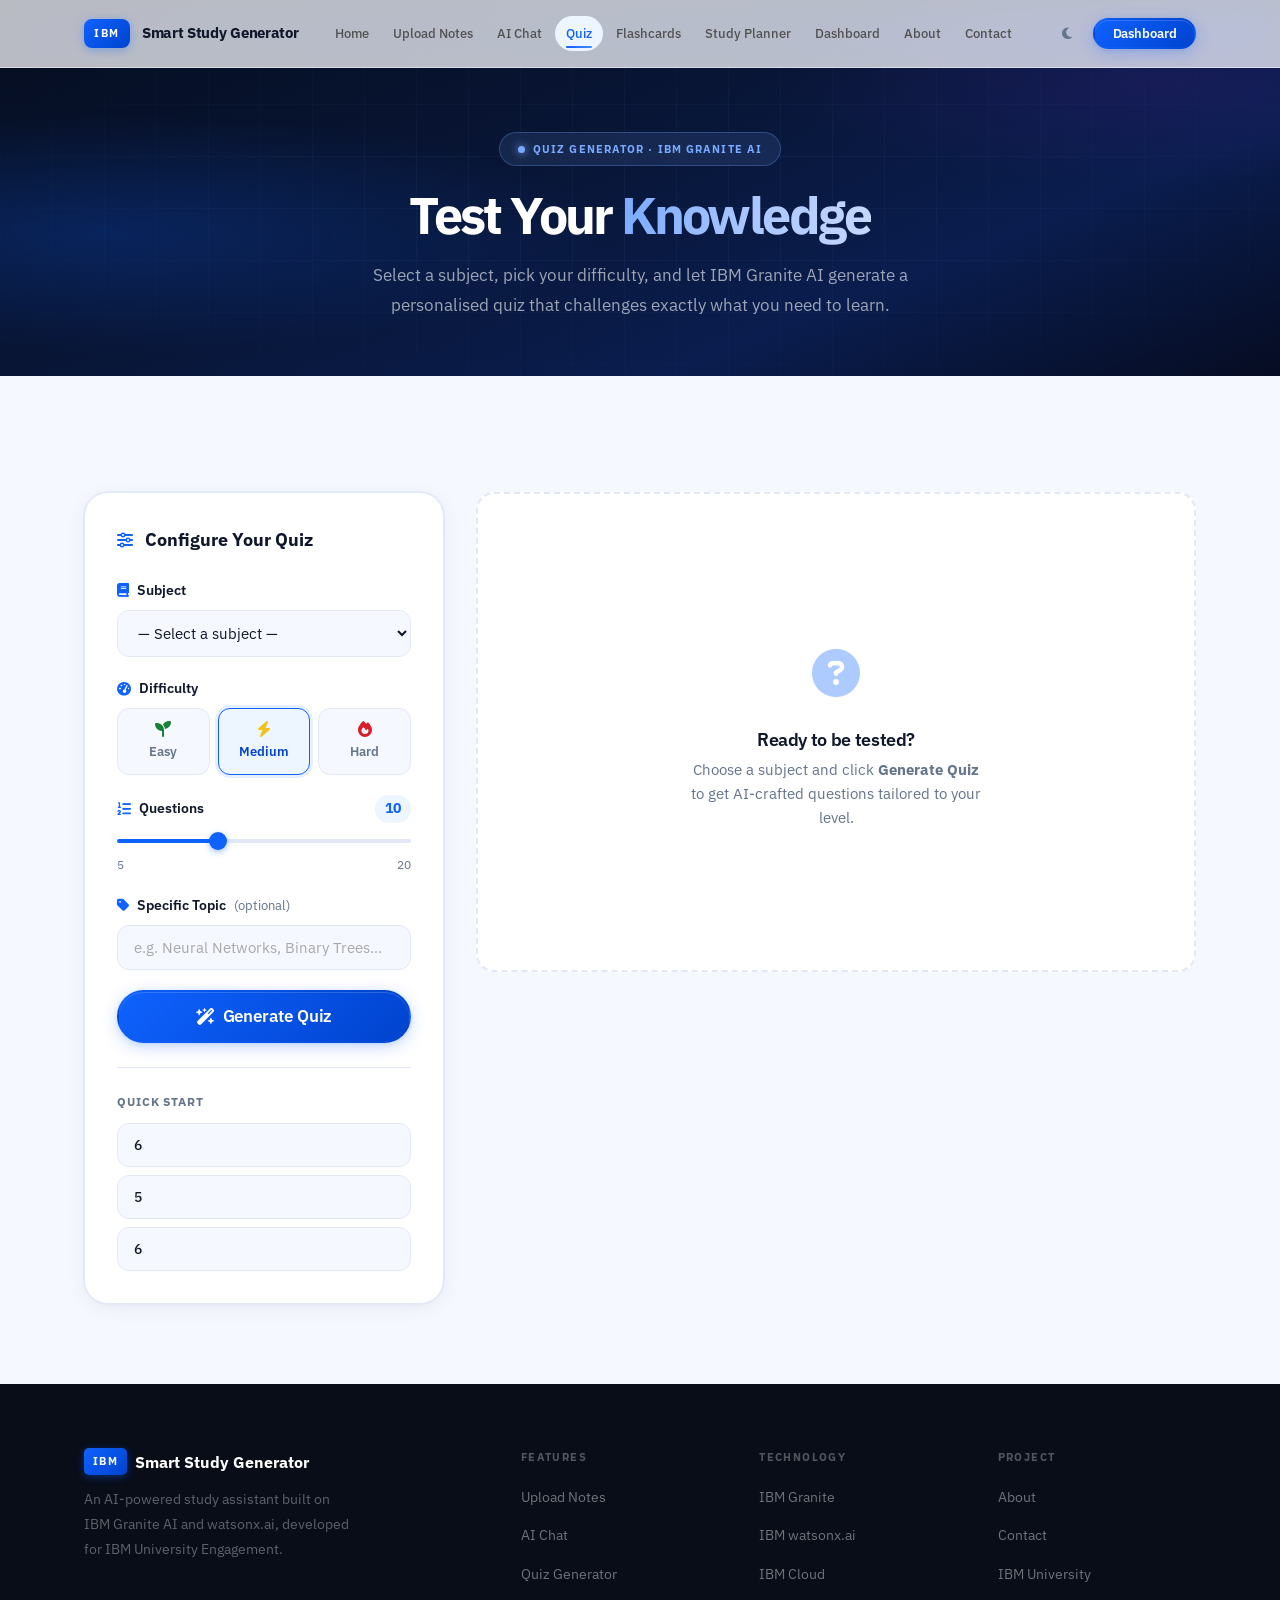
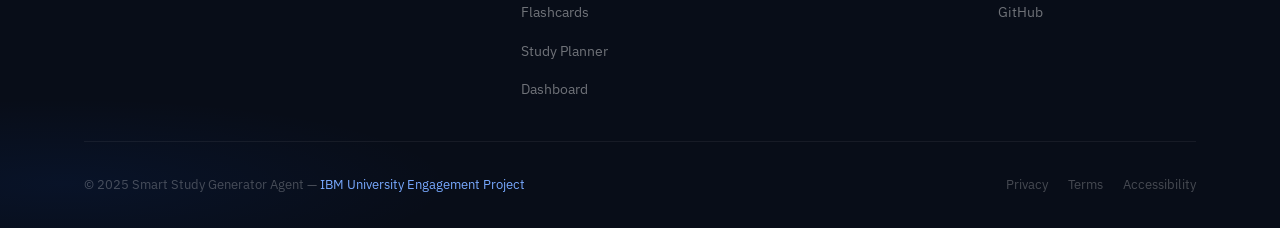
<file: IBM_Study_Generator/pages/quiz.html>
<!DOCTYPE html>
<html lang="en" data-theme="light">
<head>
  <meta charset="UTF-8" />
  <meta name="viewport" content="width=device-width, initial-scale=1.0" />
  <meta name="description" content="Quiz Generator — Test your knowledge with AI-generated quizzes powered by IBM Granite AI." />
  <meta name="theme-color" content="#0f62fe" />
  <title>Quiz Generator | Smart Study Generator Agent</title>

  <!-- Global styles -->
  <link rel="stylesheet" href="../css/global.css" />
  <!-- Font Awesome 6.5 -->
  <link rel="stylesheet" href="https://cdnjs.cloudflare.com/ajax/libs/font-awesome/6.5.0/css/all.min.css"
        crossorigin="anonymous" referrerpolicy="no-referrer" />

  <style>
  /* ── Quiz Page — Inline Styles ──────────────────────────── */

  /* Layout */
  .quiz-main {
    padding: calc(var(--nav-h) + var(--sp-12)) 0 var(--sp-20);
    min-height: 100vh;
    background: var(--color-surface);
  }
  .quiz-layout {
    display: grid;
    grid-template-columns: 360px 1fr;
    gap: var(--sp-8);
    align-items: start;
  }

  /* ── Setup Panel ── */
  .quiz-setup-panel {
    background: var(--color-bg);
    border: 1px solid var(--color-border);
    border-radius: var(--radius-2xl);
    box-shadow: var(--shadow-card);
    padding: var(--sp-8);
    position: sticky;
    top: calc(var(--nav-h) + var(--sp-6));
  }
  .quiz-setup-panel__title {
    font-size: 1.125rem;
    font-weight: 700;
    color: var(--color-text);
    margin-bottom: var(--sp-6);
    display: flex;
    align-items: center;
    gap: var(--sp-3);
  }
  .quiz-setup-panel__title i {
    color: var(--blue-50);
    font-size: 1rem;
  }
  .setup-form {
    display: flex;
    flex-direction: column;
    gap: var(--sp-5);
  }

  /* Difficulty radio cards */
  .difficulty-group {
    display: flex;
    gap: var(--sp-2);
  }
  .difficulty-option {
    flex: 1;
  }
  .difficulty-option input[type="radio"] {
    position: absolute;
    opacity: 0;
    width: 0;
    height: 0;
  }
  .difficulty-option label {
    display: flex;
    flex-direction: column;
    align-items: center;
    gap: 4px;
    padding: var(--sp-3) var(--sp-2);
    border: 1.5px solid var(--color-border);
    border-radius: var(--radius-lg);
    cursor: pointer;
    font-size: .8125rem;
    font-weight: 600;
    color: var(--color-text-muted);
    background: var(--color-surface);
    transition: all 240ms ease;
    text-align: center;
  }
  .difficulty-option label i {
    font-size: 1rem;
  }
  .difficulty-option input:checked + label {
    border-color: var(--blue-50);
    background: var(--blue-10);
    color: var(--blue-60);
    box-shadow: 0 0 0 3px rgba(15,98,254,.1);
  }
  .difficulty-option label:hover {
    border-color: var(--blue-40);
    color: var(--color-text);
  }
  [data-theme="dark"] .difficulty-option label {
    background: var(--color-surface);
  }
  [data-theme="dark"] .difficulty-option input:checked + label {
    background: rgba(15,98,254,.18);
    color: var(--blue-30);
  }

  /* Slider */
  .slider-row {
    display: flex;
    align-items: center;
    justify-content: space-between;
    margin-bottom: var(--sp-2);
  }
  .slider-value {
    font-size: .875rem;
    font-weight: 700;
    color: var(--blue-50);
    background: var(--blue-10);
    padding: 2px 10px;
    border-radius: var(--radius-full);
  }
  input[type="range"].quiz-slider {
    -webkit-appearance: none;
    appearance: none;
    width: 100%;
    height: 4px;
    background: linear-gradient(90deg, var(--blue-50) 0%, var(--color-border) 0%);
    border-radius: var(--radius-full);
    outline: none;
    cursor: pointer;
  }
  input[type="range"].quiz-slider::-webkit-slider-thumb {
    -webkit-appearance: none;
    appearance: none;
    width: 18px;
    height: 18px;
    border-radius: 50%;
    background: var(--blue-50);
    box-shadow: 0 2px 6px rgba(15,98,254,.4);
    cursor: pointer;
    transition: box-shadow 240ms ease, transform 240ms ease;
  }
  input[type="range"].quiz-slider::-webkit-slider-thumb:hover {
    box-shadow: 0 2px 12px rgba(15,98,254,.6);
    transform: scale(1.15);
  }
  input[type="range"].quiz-slider::-moz-range-thumb {
    width: 18px;
    height: 18px;
    border-radius: 50%;
    background: var(--blue-50);
    border: none;
    cursor: pointer;
  }

  /* Quick Start */
  .quick-start {
    margin-top: var(--sp-6);
    padding-top: var(--sp-6);
    border-top: 1px solid var(--color-border);
  }
  .quick-start__label {
    font-size: .75rem;
    font-weight: 700;
    text-transform: uppercase;
    letter-spacing: .9px;
    color: var(--color-text-muted);
    margin-bottom: var(--sp-3);
  }
  .quick-chips {
    display: flex;
    flex-direction: column;
    gap: var(--sp-2);
  }
  .quick-chip {
    display: flex;
    align-items: center;
    gap: var(--sp-3);
    padding: var(--sp-3) var(--sp-4);
    border: 1.5px solid var(--color-border);
    border-radius: var(--radius-lg);
    background: var(--color-surface);
    color: var(--color-text);
    font-size: .875rem;
    font-weight: 500;
    cursor: pointer;
    transition: all 240ms ease;
    text-align: left;
  }
  .quick-chip i {
    color: var(--blue-50);
    font-size: .875rem;
    width: 16px;
    flex-shrink: 0;
  }
  .quick-chip:hover {
    border-color: var(--blue-40);
    background: var(--blue-10);
    transform: translateX(3px);
  }
  [data-theme="dark"] .quick-chip:hover {
    background: rgba(15,98,254,.12);
  }

  /* ── Quiz Area ── */
  .quiz-area-wrap {
    min-height: 520px;
  }

  /* Empty state */
  .quiz-empty-state {
    display: flex;
    flex-direction: column;
    align-items: center;
    justify-content: center;
    min-height: 480px;
    text-align: center;
    padding: var(--sp-12);
    background: var(--color-bg);
    border: 2px dashed var(--color-border);
    border-radius: var(--radius-xl);
    color: var(--color-text-muted);
  }
  .quiz-empty-state__icon {
    font-size: 3rem;
    color: var(--blue-30);
    margin-bottom: var(--sp-4);
    opacity: .6;
  }
  .quiz-empty-state h3 {
    font-size: 1.125rem;
    font-weight: 600;
    color: var(--color-text);
    margin-bottom: var(--sp-2);
  }
  .quiz-empty-state p {
    font-size: .9375rem;
    max-width: 300px;
    line-height: 1.6;
  }

  /* Generating state */
  .quiz-generating {
    display: none;
    flex-direction: column;
    align-items: center;
    justify-content: center;
    min-height: 480px;
    text-align: center;
    gap: var(--sp-5);
  }
  .quiz-generating.active { display: flex; }
  .generating-spinner {
    width: 56px;
    height: 56px;
    border-radius: 50%;
    border: 4px solid var(--blue-20);
    border-top-color: var(--blue-50);
    animation: spin .8s linear infinite;
  }
  .generating-text {
    font-size: 1.0625rem;
    font-weight: 600;
    color: var(--color-text);
  }
  .generating-sub {
    font-size: .875rem;
    color: var(--color-text-muted);
  }

  /* Progress Bar */
  .quiz-progress-wrap {
    margin-bottom: var(--sp-5);
  }
  .quiz-progress-meta {
    display: flex;
    align-items: center;
    justify-content: space-between;
    margin-bottom: var(--sp-2);
    font-size: .8125rem;
    font-weight: 600;
    color: var(--color-text-muted);
  }
  .quiz-progress-bar {
    height: 5px;
    background: var(--color-border);
    border-radius: var(--radius-full);
    overflow: hidden;
  }
  .quiz-progress-fill {
    height: 100%;
    background: linear-gradient(90deg, var(--blue-50), var(--blue-40));
    border-radius: var(--radius-full);
    transition: width 400ms cubic-bezier(.4,0,.2,1);
  }

  /* Question Card */
  #quizArea {
    display: none;
  }
  #quizArea.active { display: block; }

  .question-card {
    background: var(--color-bg);
    border: 1px solid var(--color-border);
    border-radius: var(--radius-2xl);
    box-shadow: var(--shadow-card);
    padding: var(--sp-8) var(--sp-8) var(--sp-6);
    margin-bottom: var(--sp-5);
  }
  .question-card__label {
    font-size: .72rem;
    font-weight: 700;
    text-transform: uppercase;
    letter-spacing: .9px;
    color: var(--blue-50);
    margin-bottom: var(--sp-3);
    display: flex;
    align-items: center;
    gap: var(--sp-2);
  }
  .question-card__text {
    font-size: 1.125rem;
    font-weight: 600;
    color: var(--color-text);
    line-height: 1.5;
    margin-bottom: var(--sp-6);
  }

  /* Answer Options */
  .answer-options {
    display: flex;
    flex-direction: column;
    gap: var(--sp-3);
  }
  .answer-btn {
    display: flex;
    align-items: center;
    gap: var(--sp-3);
    width: 100%;
    padding: var(--sp-4) var(--sp-5);
    border: 1.5px solid var(--color-border);
    border-radius: var(--radius-xl);
    background: var(--color-surface);
    color: var(--color-text);
    font-size: .9375rem;
    font-weight: 500;
    cursor: pointer;
    transition: all 240ms ease;
    text-align: left;
  }
  .answer-btn:hover:not(:disabled) {
    border-color: var(--blue-40);
    background: var(--blue-10);
    transform: translateX(5px);
    box-shadow: var(--shadow-sm);
  }
  [data-theme="dark"] .answer-btn:hover:not(:disabled) {
    background: rgba(15,98,254,.12);
  }
  .answer-btn:disabled { cursor: default; }
  .answer-btn.correct {
    border-color: var(--green-50);
    background: var(--green-10);
    color: var(--green-50);
    font-weight: 600;
  }
  .answer-btn.wrong {
    border-color: var(--red-50);
    background: var(--red-10);
    color: var(--red-50);
    font-weight: 600;
  }
  .answer-btn__key {
    display: flex;
    align-items: center;
    justify-content: center;
    width: 28px;
    height: 28px;
    border-radius: var(--radius-md);
    background: var(--color-border);
    font-size: .75rem;
    font-weight: 700;
    flex-shrink: 0;
    color: var(--color-text-muted);
    transition: background 240ms ease, color 240ms ease;
  }
  .answer-btn.correct .answer-btn__key {
    background: var(--green-50);
    color: #fff;
  }
  .answer-btn.wrong .answer-btn__key {
    background: var(--red-50);
    color: #fff;
  }
  .answer-btn__icon {
    margin-left: auto;
    font-size: .875rem;
    flex-shrink: 0;
    opacity: 0;
    transition: opacity 240ms ease;
  }
  .answer-btn.correct .answer-btn__icon,
  .answer-btn.wrong   .answer-btn__icon { opacity: 1; }

  /* Explanation */
  .explanation-box {
    display: none;
    margin-top: var(--sp-4);
    padding: var(--sp-4);
    background: var(--blue-10);
    border: 1px solid var(--blue-20);
    border-radius: var(--radius-lg);
    font-size: .875rem;
    color: var(--blue-60);
    line-height: 1.65;
  }
  [data-theme="dark"] .explanation-box {
    background: rgba(15,98,254,.12);
    border-color: rgba(15,98,254,.25);
    color: var(--blue-30);
  }
  .explanation-box.show { display: flex; gap: var(--sp-3); align-items: flex-start; }
  .explanation-box i { flex-shrink: 0; margin-top: 2px; }

  /* Next Button */
  .quiz-nav-row {
    display: flex;
    justify-content: flex-end;
    margin-top: var(--sp-4);
  }
  #nextBtn {
    display: none;
  }
  #nextBtn.show { display: inline-flex; }

  /* ── Results ── */
  #quizResults {
    display: none;
  }
  #quizResults.active { display: block; }

  .results-card {
    background: var(--color-bg);
    border: 1px solid var(--color-border);
    border-radius: var(--radius-xl);
    box-shadow: var(--shadow-card);
    padding: var(--sp-10) var(--sp-8);
    text-align: center;
    margin-bottom: var(--sp-6);
  }
  .results-badge {
    display: inline-flex;
    align-items: center;
    gap: var(--sp-2);
    background: var(--blue-10);
    border: 1px solid var(--blue-20);
    border-radius: var(--radius-full);
    padding: 5px 14px;
    font-size: .72rem;
    font-weight: 700;
    color: var(--blue-60);
    text-transform: uppercase;
    letter-spacing: .9px;
    margin-bottom: var(--sp-5);
  }
  [data-theme="dark"] .results-badge { background: rgba(15,98,254,.18); color: var(--blue-30); }
  .results-score-wrap {
    display: flex;
    align-items: center;
    justify-content: center;
    gap: var(--sp-8);
    margin-bottom: var(--sp-6);
    flex-wrap: wrap;
  }
  .results-score-text {
    text-align: left;
  }
  .results-score-big {
    font-size: 4rem;
    font-weight: 700;
    line-height: 1;
    background: linear-gradient(135deg, var(--blue-50), var(--blue-40));
    -webkit-background-clip: text;
    -webkit-text-fill-color: transparent;
    background-clip: text;
  }
  .results-score-label {
    font-size: .9375rem;
    color: var(--color-text-muted);
    margin-top: 4px;
  }
  .results-donut {
    flex-shrink: 0;
  }
  .results-donut svg {
    transform: rotate(-90deg);
  }
  .donut-bg { fill: none; }
  .donut-track { fill: none; stroke: var(--color-border); stroke-width: 8; }
  .donut-fill {
    fill: none;
    stroke-width: 8;
    stroke-linecap: round;
    stroke-dasharray: 251.2;
    stroke-dashoffset: 251.2;
    transition: stroke-dashoffset 1.2s cubic-bezier(.4,0,.2,1);
  }
  .donut-pct {
    font-size: 1.125rem;
    font-weight: 700;
    fill: var(--color-text);
    transform: rotate(90deg);
    transform-origin: center;
    dominant-baseline: middle;
    text-anchor: middle;
  }
  .results-message {
    font-size: 1.125rem;
    font-weight: 600;
    color: var(--color-text);
    margin-bottom: var(--sp-2);
  }
  .results-sub {
    font-size: .9375rem;
    color: var(--color-text-muted);
  }
  .results-actions {
    display: flex;
    justify-content: center;
    gap: var(--sp-3);
    margin-top: var(--sp-6);
    flex-wrap: wrap;
  }

  /* Review List */
  .review-section {
    background: var(--color-bg);
    border: 1px solid var(--color-border);
    border-radius: var(--radius-xl);
    box-shadow: var(--shadow-card);
    overflow: hidden;
  }
  .review-section__header {
    padding: var(--sp-5) var(--sp-6);
    border-bottom: 1px solid var(--color-border);
    font-size: 1rem;
    font-weight: 700;
    color: var(--color-text);
    display: flex;
    align-items: center;
    gap: var(--sp-3);
  }
  .review-section__header i { color: var(--blue-50); }
  .review-list {
    display: flex;
    flex-direction: column;
  }
  .review-item {
    padding: var(--sp-4) var(--sp-6);
    border-bottom: 1px solid var(--color-border);
    display: grid;
    grid-template-columns: auto 1fr auto;
    gap: var(--sp-4);
    align-items: start;
    transition: background 240ms ease;
  }
  .review-item:last-child { border-bottom: none; }
  .review-item:hover { background: var(--color-surface); }
  .review-item__num {
    width: 28px;
    height: 28px;
    border-radius: 50%;
    display: flex;
    align-items: center;
    justify-content: center;
    font-size: .75rem;
    font-weight: 700;
    flex-shrink: 0;
    margin-top: 2px;
  }
  .review-item__num.pass { background: var(--green-10); color: var(--green-50); }
  .review-item__num.fail { background: var(--red-10); color: var(--red-50); }
  .review-item__q {
    font-size: .875rem;
    font-weight: 600;
    color: var(--color-text);
    margin-bottom: 4px;
    line-height: 1.45;
  }
  .review-item__ans {
    font-size: .8125rem;
    color: var(--color-text-muted);
    line-height: 1.5;
  }
  .review-item__ans span { font-weight: 600; }
  .review-item__ans .your-ans.wrong { color: var(--red-50); }
  .review-item__ans .your-ans.correct-ans { color: var(--green-50); }
  .review-item__icon {
    font-size: .9375rem;
    flex-shrink: 0;
    margin-top: 4px;
  }
  .review-item__icon.pass { color: var(--green-50); }
  .review-item__icon.fail { color: var(--red-50); }

  /* ── Responsive ── */
  @media (max-width: 900px) {
    .quiz-layout {
      grid-template-columns: 1fr;
    }
    .quiz-setup-panel {
      position: static;
    }
  }
  @media (max-width: 600px) {
    .results-score-wrap { gap: var(--sp-5); }
    .results-score-big { font-size: 3rem; }
  }
  </style>
</head>
<body>

<!-- ════════════════════════════════════════════════════════
     NAVIGATION
════════════════════════════════════════════════════════ -->
<header id="nav" class="nav" role="banner">
  <div class="container nav__inner">
    <a href="../index.html" class="nav__logo" aria-label="Smart Study Generator home">
      <span class="nav__logo-badge">IBM</span>
      <span class="nav__logo-text">Smart Study Generator</span>
    </a>
    <nav class="nav__links" aria-label="Primary navigation">
      <a href="../index.html"   class="nav__link">Home</a>
      <a href="upload.html"     class="nav__link">Upload Notes</a>
      <a href="chat.html"       class="nav__link">AI Chat</a>
      <a href="quiz.html"       class="nav__link active">Quiz</a>
      <a href="flashcards.html" class="nav__link">Flashcards</a>
      <a href="planner.html"    class="nav__link">Study Planner</a>
      <a href="dashboard.html"  class="nav__link">Dashboard</a>
      <a href="about.html"      class="nav__link">About</a>
      <a href="contact.html"    class="nav__link">Contact</a>
    </nav>
    <div class="nav__actions">
      <button class="nav__theme-btn" id="themeToggle" aria-label="Toggle dark mode">
        <i class="fa-solid fa-moon"></i>
      </button>
      <a href="dashboard.html" class="btn btn-primary btn-sm">Dashboard</a>
    </div>
    <button class="nav__toggle" id="navToggle" aria-label="Toggle navigation" aria-expanded="false">
      <span class="nav__toggle-bar"></span>
      <span class="nav__toggle-bar"></span>
      <span class="nav__toggle-bar"></span>
    </button>
  </div>
  <nav class="nav__mobile" aria-label="Mobile navigation">
    <a href="../index.html"   class="nav__link">Home</a>
    <a href="upload.html"     class="nav__link">Upload Notes</a>
    <a href="chat.html"       class="nav__link">AI Chat</a>
    <a href="quiz.html"       class="nav__link active">Quiz</a>
    <a href="flashcards.html" class="nav__link">Flashcards</a>
    <a href="planner.html"    class="nav__link">Study Planner</a>
    <a href="dashboard.html"  class="nav__link">Dashboard</a>
    <a href="about.html"      class="nav__link">About</a>
    <a href="contact.html"    class="nav__link">Contact</a>
    <a href="dashboard.html" class="btn btn-primary" style="margin-top:.5rem;">Dashboard</a>
  </nav>
</header>

<!-- ════════════════════════════════════════════════════════
     PAGE HERO
════════════════════════════════════════════════════════ -->
<section class="page-hero" aria-label="Quiz Generator hero">
  <div class="page-hero__bg" aria-hidden="true"></div>
  <div class="container page-hero__inner" data-reveal>
    <div class="page-hero-badge">
      <span class="page-hero-badge__dot" aria-hidden="true"></span>
      Quiz Generator &middot; IBM Granite AI
    </div>
    <h1 class="page-hero__title">
      Test Your <span class="page-hero__accent">Knowledge</span>
    </h1>
    <p class="page-hero__sub">
      Select a subject, pick your difficulty, and let IBM Granite AI generate a personalised quiz
      that challenges exactly what you need to learn.
    </p>
  </div>
</section>

<!-- ════════════════════════════════════════════════════════
     QUIZ MAIN
════════════════════════════════════════════════════════ -->
<main class="quiz-main" id="quizMain">
  <div class="container">
    <div class="quiz-layout">

      <!-- ── Left: Setup Panel ── -->
      <aside aria-label="Quiz setup">
        <div class="quiz-setup-panel" id="setupPanel">
          <div class="quiz-setup-panel__title">
            <i class="fa-solid fa-sliders"></i>
            Configure Your Quiz
          </div>

          <form class="setup-form" id="setupForm" onsubmit="return false;">

            <!-- Subject -->
            <div class="form-group">
              <label class="form-label" for="quizSubject">
                <i class="fa-solid fa-book" style="color:var(--blue-50)"></i>
                Subject
              </label>
              <select class="form-select" id="quizSubject" aria-required="true">
                <option value="">— Select a subject —</option>
                <option value="Machine Learning">Machine Learning</option>
                <option value="Data Structures">Data Structures</option>
                <option value="Algorithms">Algorithms</option>
                <option value="Operating Systems">Operating Systems</option>
                <option value="Computer Networks">Computer Networks</option>
                <option value="Database Systems">Database Systems</option>
                <option value="Software Engineering">Software Engineering</option>
                <option value="Quantum Computing">Quantum Computing</option>
              </select>
            </div>

            <!-- Difficulty -->
            <div class="form-group">
              <span class="form-label">
                <i class="fa-solid fa-gauge-high" style="color:var(--blue-50)"></i>
                Difficulty
              </span>
              <div class="difficulty-group" role="radiogroup" aria-label="Quiz difficulty">
                <div class="difficulty-option">
                  <input type="radio" name="difficulty" id="diffEasy" value="Easy">
                  <label for="diffEasy">
                    <i class="fa-solid fa-seedling" style="color:var(--green-50)"></i>
                    Easy
                  </label>
                </div>
                <div class="difficulty-option">
                  <input type="radio" name="difficulty" id="diffMedium" value="Medium" checked>
                  <label for="diffMedium">
                    <i class="fa-solid fa-bolt" style="color:var(--yellow-30)"></i>
                    Medium
                  </label>
                </div>
                <div class="difficulty-option">
                  <input type="radio" name="difficulty" id="diffHard" value="Hard">
                  <label for="diffHard">
                    <i class="fa-solid fa-fire" style="color:var(--red-50)"></i>
                    Hard
                  </label>
                </div>
              </div>
            </div>

            <!-- Question Count -->
            <div class="form-group">
              <div class="slider-row">
                <label class="form-label" for="questionCount" style="margin:0;">
                  <i class="fa-solid fa-list-ol" style="color:var(--blue-50)"></i>
                  Questions
                </label>
                <span class="slider-value" id="sliderLabel">10</span>
              </div>
              <input
                type="range"
                class="quiz-slider"
                id="questionCount"
                min="5"
                max="20"
                value="10"
                step="1"
                aria-label="Number of questions"
              />
              <div style="display:flex;justify-content:space-between;font-size:.72rem;color:var(--color-text-muted);margin-top:4px;">
                <span>5</span><span>20</span>
              </div>
            </div>

            <!-- Topic (optional) -->
            <div class="form-group">
              <label class="form-label" for="quizTopic">
                <i class="fa-solid fa-tag" style="color:var(--blue-50)"></i>
                Specific Topic
                <span style="font-weight:400;color:var(--color-text-muted);font-size:.8rem;">(optional)</span>
              </label>
              <input
                type="text"
                class="form-input"
                id="quizTopic"
                placeholder="e.g. Neural Networks, Binary Trees…"
                maxlength="80"
              />
            </div>

            <!-- Generate -->
            <button type="button" class="btn btn-primary btn-lg" id="generateQuizBtn"
                    style="width:100%;justify-content:center;">
              <i class="fa-solid fa-wand-magic-sparkles"></i>
              Generate Quiz
            </button>
          </form>

          <!-- Quick Start -->
          <div class="quick-start">
            <div class="quick-start__label">Quick Start</div>
            <div class="quick-chips">
              <button class="quick-chip" data-subject="Machine Learning" data-count="10" data-diff="Medium">
                <i class="fa-solid fa-brain"></i>
                Machine Learning — 10 Qs · Medium
              </button>
              <button class="quick-chip" data-subject="Data Structures" data-count="8" data-diff="Easy">
                <i class="fa-solid fa-sitemap"></i>
                Data Structures — 8 Qs · Easy
              </button>
              <button class="quick-chip" data-subject="Algorithms" data-count="10" data-diff="Hard">
                <i class="fa-solid fa-code"></i>
                Algorithms — 10 Qs · Hard
              </button>
            </div>
          </div>
        </div>
      </aside>

      <!-- ── Right: Quiz Content ── -->
      <div class="quiz-area-wrap" id="quizAreaWrap">

        <!-- Empty state (shown initially) -->
        <div class="quiz-empty-state" id="quizEmptyState">
          <div class="quiz-empty-state__icon">
            <i class="fa-solid fa-circle-question"></i>
          </div>
          <h3>Ready to be tested?</h3>
          <p>Choose a subject and click <strong>Generate Quiz</strong> to get AI-crafted questions tailored to your level.</p>
        </div>

        <!-- Generating animation -->
        <div class="quiz-generating" id="quizGenerating" aria-live="polite" aria-label="Generating quiz">
          <div class="generating-spinner" role="status"></div>
          <div class="generating-text">Generating your quiz…</div>
          <div class="generating-sub" id="generatingSubText">Crafting questions with IBM Granite AI</div>
        </div>

        <!-- Active Quiz -->
        <div id="quizArea" role="main" aria-label="Quiz questions">

          <!-- Progress -->
          <div class="quiz-progress-wrap">
            <div class="quiz-progress-meta">
              <span id="progressLabel">Question 1 of 10</span>
              <span id="progressScore">0 correct</span>
            </div>
            <div class="quiz-progress-bar" role="progressbar" aria-valuenow="0" aria-valuemin="0" aria-valuemax="100">
              <div class="quiz-progress-fill" id="progressFill" style="width:0%"></div>
            </div>
          </div>

          <!-- Question -->
          <div class="question-card" id="questionCard">
            <div class="question-card__label">
              <i class="fa-solid fa-circle-question"></i>
              <span id="questionLabel">Question 1</span>
            </div>
            <p class="question-card__text" id="questionText"></p>

            <!-- Answer options -->
            <div class="answer-options" id="answerOptions" role="list">
              <button class="answer-btn" data-idx="0" role="listitem">
                <span class="answer-btn__key">1</span>
                <span class="answer-btn__text"></span>
                <i class="answer-btn__icon fa-solid"></i>
              </button>
              <button class="answer-btn" data-idx="1" role="listitem">
                <span class="answer-btn__key">2</span>
                <span class="answer-btn__text"></span>
                <i class="answer-btn__icon fa-solid"></i>
              </button>
              <button class="answer-btn" data-idx="2" role="listitem">
                <span class="answer-btn__key">3</span>
                <span class="answer-btn__text"></span>
                <i class="answer-btn__icon fa-solid"></i>
              </button>
              <button class="answer-btn" data-idx="3" role="listitem">
                <span class="answer-btn__key">4</span>
                <span class="answer-btn__text"></span>
                <i class="answer-btn__icon fa-solid"></i>
              </button>
            </div>

            <!-- Explanation -->
            <div class="explanation-box" id="explanationBox">
              <i class="fa-solid fa-lightbulb"></i>
              <span id="explanationText"></span>
            </div>
          </div>

          <!-- Next -->
          <div class="quiz-nav-row">
            <button class="btn btn-primary" id="nextBtn" aria-label="Next question">
              Next <i class="fa-solid fa-arrow-right"></i>
            </button>
          </div>
        </div>

        <!-- Results -->
        <div id="quizResults" role="region" aria-label="Quiz results">

          <div class="results-card">
            <div class="results-badge">
              <i class="fa-solid fa-trophy"></i>
              Quiz Complete
            </div>

            <div class="results-score-wrap">
              <div class="results-score-text">
                <div class="results-score-big" id="resultScoreBig">0/10</div>
                <div class="results-score-label" id="resultScoreLabel">questions answered correctly</div>
              </div>
              <div class="results-donut" aria-hidden="true">
                <svg width="100" height="100" viewBox="0 0 100 100">
                  <circle class="donut-track" cx="50" cy="50" r="40" />
                  <circle class="donut-fill" id="donutFill" cx="50" cy="50" r="40"
                          stroke="var(--blue-50)" />
                  <text class="donut-pct" id="donutPct" x="50" y="50">0%</text>
                </svg>
              </div>
            </div>

            <p class="results-message" id="resultMessage">Keep practising!</p>
            <p class="results-sub" id="resultSub">Every attempt builds your understanding.</p>

            <div class="results-actions">
              <button class="btn btn-outline" id="restartQuizBtn">
                <i class="fa-solid fa-rotate-left"></i>
                Restart Quiz
              </button>
              <button class="btn btn-ghost" id="shareScoreBtn">
                <i class="fa-solid fa-share-nodes"></i>
                Share Score
              </button>
              <a href="quiz.html" class="btn btn-ghost">
                <i class="fa-solid fa-plus"></i>
                New Quiz
              </a>
            </div>
          </div>

          <!-- Per-question review -->
          <div class="review-section" id="reviewSection">
            <div class="review-section__header">
              <i class="fa-solid fa-clipboard-list"></i>
              Question Review
            </div>
            <div class="review-list" id="reviewList"></div>
          </div>
        </div>

      </div>
      <!-- /Quiz Content -->

    </div>
  </div>
</main>

<!-- ════════════════════════════════════════════════════════
     FOOTER
════════════════════════════════════════════════════════ -->
<footer class="footer" role="contentinfo">
  <div class="container">
    <div class="footer__grid">
      <div>
        <div class="footer__brand-logo">
          <span class="footer__ibm-badge">IBM</span>
          <span class="footer__brand-name">Smart Study Generator</span>
        </div>
        <p class="footer__brand-desc">
          An AI-powered study assistant built on IBM Granite AI and watsonx.ai, developed for IBM University Engagement.
        </p>
      </div>
      <div>
        <div class="footer__col-title">Features</div>
        <ul class="footer__col-links">
          <li><a href="upload.html">Upload Notes</a></li>
          <li><a href="chat.html">AI Chat</a></li>
          <li><a href="quiz.html">Quiz Generator</a></li>
          <li><a href="flashcards.html">Flashcards</a></li>
          <li><a href="planner.html">Study Planner</a></li>
          <li><a href="dashboard.html">Dashboard</a></li>
        </ul>
      </div>
      <div>
        <div class="footer__col-title">Technology</div>
        <ul class="footer__col-links">
          <li><a href="https://www.ibm.com/granite" target="_blank" rel="noopener noreferrer">IBM Granite</a></li>
          <li><a href="https://www.ibm.com/watsonx" target="_blank" rel="noopener noreferrer">IBM watsonx.ai</a></li>
          <li><a href="https://cloud.ibm.com"       target="_blank" rel="noopener noreferrer">IBM Cloud</a></li>
        </ul>
      </div>
      <div>
        <div class="footer__col-title">Project</div>
        <ul class="footer__col-links">
          <li><a href="about.html">About</a></li>
          <li><a href="contact.html">Contact</a></li>
          <li><a href="https://ibm.com/university" target="_blank" rel="noopener noreferrer">IBM University</a></li>
          <li><a href="#">GitHub</a></li>
        </ul>
      </div>
    </div>
    <div class="footer__bottom">
      <p class="footer__copy">
        &copy; 2025 Smart Study Generator Agent &mdash;
        <a href="https://ibm.com/university" target="_blank" rel="noopener noreferrer">IBM University Engagement Project</a>
      </p>
      <nav class="footer__legal" aria-label="Legal links">
        <a href="#">Privacy</a>
        <a href="#">Terms</a>
        <a href="#">Accessibility</a>
      </nav>
    </div>
  </div>
</footer>

<!-- ── Shared JS ── -->
<script src="../js/app.js"></script>

<!-- ── Quiz JS ── -->
<script>
'use strict';

/* ─── Quiz Data ─────────────────────────────────────────────── */
const QUIZ_DATA = {
  "Machine Learning": [
    {q:"What does 'supervised learning' mean?",opts:["Model trained with labelled data","Model trained without labels","Reinforcement learning technique","Unsupervised clustering"],correct:0,exp:"Supervised learning uses labelled input-output pairs to train models."},
    {q:"Which algorithm is used to minimize loss in neural networks?",opts:["K-Means","Gradient Descent","Decision Tree","Naive Bayes"],correct:1,exp:"Gradient Descent iteratively adjusts weights to minimize the loss function."},
    {q:"What is overfitting?",opts:["Model performs well on new data","Model memorizes training data","Model underfits the data","Model has high bias"],correct:1,exp:"Overfitting means the model learns noise in training data and performs poorly on unseen data."},
    {q:"What does CNN stand for?",opts:["Cyclic Neural Net","Convolutional Neural Network","Complex Node Network","Conditioned Neural Net"],correct:1,exp:"CNN stands for Convolutional Neural Network, used mainly for image processing."},
    {q:"What is the purpose of a validation set?",opts:["Train the model","Test final performance","Tune hyperparameters","Visualize data"],correct:2,exp:"The validation set is used to tune hyperparameters and prevent overfitting."},
    {q:"What is regularization?",opts:["Adding more data","Penalizing model complexity","Increasing learning rate","Removing features"],correct:1,exp:"Regularization adds a penalty for model complexity to prevent overfitting."},
    {q:"What does PCA stand for?",opts:["Principal Component Analysis","Partial Cluster Algorithm","Projected Compound Array","Predictive Cluster Analysis"],correct:0,exp:"PCA is a dimensionality reduction technique that finds principal components."},
    {q:"What is the activation function in neural networks?",opts:["Calculates gradient","Introduces non-linearity","Normalizes weights","Computes loss"],correct:1,exp:"Activation functions introduce non-linearity, enabling networks to learn complex patterns."},
    {q:"What is a confusion matrix?",opts:["Matrix of weights","Table of prediction results","Loss visualization","Feature matrix"],correct:1,exp:"A confusion matrix shows TP, FP, TN, FN to evaluate classifier performance."},
    {q:"What is transfer learning?",opts:["Training from scratch","Using pretrained model on new task","Moving data between servers","Transferring labels"],correct:1,exp:"Transfer learning reuses a model trained on one task for a related task."},
  ],
  "Data Structures": [
    {q:"What is the time complexity of binary search?",opts:["O(n)","O(n²)","O(log n)","O(1)"],correct:2,exp:"Binary search halves the search space each step, giving O(log n) complexity."},
    {q:"Which data structure uses LIFO order?",opts:["Queue","Stack","Heap","Linked List"],correct:1,exp:"A Stack uses Last-In-First-Out (LIFO) order."},
    {q:"What is a balanced BST?",opts:["Tree with equal nodes","Tree with height O(log n)","Tree with no leaves","Sorted array"],correct:1,exp:"A balanced BST maintains height O(log n) for efficient operations."},
    {q:"What does BFS stand for?",opts:["Binary First Search","Breadth-First Search","Block File System","Base File Scan"],correct:1,exp:"BFS (Breadth-First Search) explores nodes level by level."},
    {q:"What is the worst-case complexity of QuickSort?",opts:["O(n log n)","O(n)","O(n²)","O(log n)"],correct:2,exp:"QuickSort has O(n²) worst case when the pivot is always the min or max element."},
    {q:"Which data structure is best for implementing a priority queue?",opts:["Array","Linked List","Heap","Stack"],correct:2,exp:"A Heap provides O(log n) insertion and O(1) peek for priority queues."},
    {q:"What is a hash collision?",opts:["Hash function error","Two keys map to same index","Overflow of hash table","Corrupted hash"],correct:1,exp:"A collision occurs when two different keys hash to the same table index."},
    {q:"What is the space complexity of DFS on a graph with V vertices?",opts:["O(1)","O(V)","O(V²)","O(E)"],correct:1,exp:"DFS uses O(V) space for the recursion stack in the worst case."},
    {q:"What is a doubly linked list?",opts:["List with two heads","List where each node has next and prev pointers","Circular linked list","Two separate lists"],correct:1,exp:"A doubly linked list has both next and previous pointers in each node."},
    {q:"What is memoization?",opts:["Memory compression","Caching results of expensive function calls","Dynamic programming base","Graph traversal"],correct:1,exp:"Memoization stores results of expensive function calls to avoid recomputation."},
  ]
};

/* ─── State ──────────────────────────────────────────────────── */
let quizQuestions  = [];
let currentIdx     = 0;
let correctCount   = 0;
let userAnswers    = [];
let quizSubjectName = '';
let quizDifficulty  = '';
let answered       = false;

/* ─── DOM refs ───────────────────────────────────────────────── */
const emptyState      = document.getElementById('quizEmptyState');
const generatingEl    = document.getElementById('quizGenerating');
const generatingSubEl = document.getElementById('generatingSubText');
const quizArea        = document.getElementById('quizArea');
const quizResults     = document.getElementById('quizResults');

const questionLabel   = document.getElementById('questionLabel');
const questionText    = document.getElementById('questionText');
const answerOptions   = document.getElementById('answerOptions');
const explanationBox  = document.getElementById('explanationBox');
const explanationText = document.getElementById('explanationText');
const nextBtn         = document.getElementById('nextBtn');

const progressLabel   = document.getElementById('progressLabel');
const progressScore   = document.getElementById('progressScore');
const progressFill    = document.getElementById('progressFill');
const progressBar     = progressFill.closest('[role="progressbar"]');

const resultScoreBig  = document.getElementById('resultScoreBig');
const resultScoreLabel= document.getElementById('resultScoreLabel');
const resultMessage   = document.getElementById('resultMessage');
const resultSub       = document.getElementById('resultSub');
const donutFill       = document.getElementById('donutFill');
const donutPct        = document.getElementById('donutPct');
const reviewList      = document.getElementById('reviewList');

/* ─── Slider live label ──────────────────────────────────────── */
const slider     = document.getElementById('questionCount');
const sliderLabel= document.getElementById('sliderLabel');
slider.addEventListener('input', () => {
  sliderLabel.textContent = slider.value;
  const pct = ((slider.value - slider.min) / (slider.max - slider.min)) * 100;
  slider.style.background =
    `linear-gradient(90deg, var(--blue-50) ${pct}%, var(--color-border) ${pct}%)`;
});
// Init gradient
(function() {
  const pct = ((slider.value - slider.min) / (slider.max - slider.min)) * 100;
  slider.style.background =
    `linear-gradient(90deg, var(--blue-50) ${pct}%, var(--color-border) ${pct}%)`;
})();

/* ─── Quick-start chips ──────────────────────────────────────── */
document.querySelectorAll('.quick-chip').forEach(chip => {
  chip.addEventListener('click', () => {
    const subject = chip.dataset.subject;
    const count   = parseInt(chip.dataset.count, 10);
    const diff    = chip.dataset.diff;
    document.getElementById('quizSubject').value = subject;
    slider.value = count;
    sliderLabel.textContent = count;
    const pct = ((count - 5) / (20 - 5)) * 100;
    slider.style.background =
      `linear-gradient(90deg, var(--blue-50) ${pct}%, var(--color-border) ${pct}%)`;
    document.querySelectorAll('input[name="difficulty"]').forEach(r => {
      r.checked = (r.value === diff);
    });
    generateQuiz();
  });
});

/* ─── Generate button ────────────────────────────────────────── */
document.getElementById('generateQuizBtn').addEventListener('click', generateQuiz);

/* ─── generateQuiz() ─────────────────────────────────────────── */
function generateQuiz() {
  const subjectEl = document.getElementById('quizSubject');
  const subject   = subjectEl.value.trim();
  if (!subject) {
    subjectEl.focus();
    subjectEl.classList.add('error');
    setTimeout(() => subjectEl.classList.remove('error'), 1800);
    showToast('Please select a subject first.', 'error');
    return;
  }
  const count = parseInt(slider.value, 10);
  quizDifficulty  = document.querySelector('input[name="difficulty"]:checked')?.value || 'Medium';
  quizSubjectName = subject;

  // Show generating state
  hideAll();
  generatingEl.classList.add('active');
  generatingSubEl.textContent = `Crafting ${count} ${quizDifficulty.toLowerCase()} questions on ${subject}…`;

  setTimeout(() => {
    quizQuestions = buildQuestions(subject, count);
    currentIdx    = 0;
    correctCount  = 0;
    userAnswers   = new Array(quizQuestions.length).fill(null);
    generatingEl.classList.remove('active');
    renderQuestion(0);
    quizArea.classList.add('active');
  }, 1100);
}

/* ─── buildQuestions() ───────────────────────────────────────── */
function buildQuestions(subject, count) {
  let pool = QUIZ_DATA[subject] ? [...QUIZ_DATA[subject]] : generatePlaceholders(subject, 10);
  // Shuffle pool
  for (let i = pool.length - 1; i > 0; i--) {
    const j = Math.floor(Math.random() * (i + 1));
    [pool[i], pool[j]] = [pool[j], pool[i]];
  }
  // If pool smaller than requested, cycle
  while (pool.length < count) pool = [...pool, ...pool];
  return pool.slice(0, count);
}

/* ─── generatePlaceholders() ────────────────────────────────── */
function generatePlaceholders(subject, n) {
  const templates = [
    { q:`What is the primary goal of ${subject}?`,
      opts:[`To optimise system performance`,`To model and solve domain problems`,`To reduce code complexity`,`To automate testing`],
      correct:1, exp:`${subject} focuses on modelling and solving problems specific to its domain.` },
    { q:`Which concept is foundational to ${subject}?`,
      opts:[`Object-oriented design`,`Abstraction and decomposition`,`Memory management`,`Network protocols`],
      correct:1, exp:`Abstraction and decomposition are core to structuring problems in ${subject}.` },
    { q:`What does a practitioner of ${subject} primarily work with?`,
      opts:[`Hardware schematics`,`Domain-specific models and data`,`UI design tools`,`Operating system kernels`],
      correct:1, exp:`${subject} practitioners work primarily with domain-specific models and datasets.` },
    { q:`Which skill is most critical in ${subject}?`,
      opts:[`Graphic design`,`Analytical thinking and problem solving`,`Video editing`,`Project scheduling`],
      correct:1, exp:`Analytical thinking underpins all work in ${subject}.` },
    { q:`How is quality typically measured in ${subject}?`,
      opts:[`Lines of code written`,`Performance against defined metrics`,`Number of team members`,`Time spent planning`],
      correct:1, exp:`Quality in ${subject} is assessed by measuring performance against specific metrics.` },
    { q:`What role does iteration play in ${subject}?`,
      opts:[`No role — solutions are built once`,`Critical — solutions are refined through repeated testing`,`Minor — only used at the start`,`Negative — it increases cost`],
      correct:1, exp:`Iterative refinement is essential in ${subject} to improve solutions progressively.` },
    { q:`Which tool category is most associated with ${subject}?`,
      opts:[`Spreadsheet software`,`Domain-specific frameworks and libraries`,`Image editors`,`Calendar applications`],
      correct:1, exp:`${subject} relies on specialised frameworks and libraries for its workflows.` },
    { q:`What challenge is unique to ${subject}?`,
      opts:[`Choosing a font`,`Handling domain-specific data complexity`,`Writing emails`,`Booking meetings`],
      correct:1, exp:`Managing domain-specific data complexity is a distinguishing challenge in ${subject}.` },
    { q:`What does evaluation mean in the context of ${subject}?`,
      opts:[`Counting files on disk`,`Assessing solution performance against benchmarks`,`Reviewing meeting notes`,`Checking font sizes`],
      correct:1, exp:`Evaluation in ${subject} means rigorously comparing solutions to established benchmarks.` },
    { q:`Which principle guides best practices in ${subject}?`,
      opts:[`Use the most complex solution available`,`Keep it simple, measure rigorously, iterate`,`Avoid automation`,`Prioritise aesthetics over function`],
      correct:1, exp:`Best practices in ${subject} emphasise simplicity, rigorous measurement, and iteration.` },
  ];
  return templates.slice(0, n);
}

/* ─── renderQuestion() ───────────────────────────────────────── */
function renderQuestion(idx) {
  answered = false;
  const q   = quizQuestions[idx];
  const num = idx + 1;
  const tot = quizQuestions.length;

  questionLabel.textContent = `Question ${num}`;
  questionText.textContent  = q.q;

  // Update progress
  const pct = Math.round(((num - 1) / tot) * 100);
  progressFill.style.width = pct + '%';
  progressBar.setAttribute('aria-valuenow', pct);
  progressLabel.textContent = `Question ${num} of ${tot}`;
  progressScore.textContent = `${correctCount} correct`;

  // Reset explanation
  explanationBox.classList.remove('show');
  nextBtn.classList.remove('show');

  // Render options
  const btns = answerOptions.querySelectorAll('.answer-btn');
  btns.forEach((btn, i) => {
    btn.classList.remove('correct', 'wrong');
    btn.disabled = false;
    btn.querySelector('.answer-btn__text').textContent = q.opts[i];
    const icon = btn.querySelector('.answer-btn__icon');
    icon.className = 'answer-btn__icon fa-solid';
  });
}

/* ─── selectAnswer() ─────────────────────────────────────────── */
function selectAnswer(optionIdx) {
  if (answered) return;
  answered = true;

  const q    = quizQuestions[currentIdx];
  const btns = answerOptions.querySelectorAll('.answer-btn');
  userAnswers[currentIdx] = optionIdx;

  btns.forEach((btn, i) => {
    btn.disabled = true;
    if (i === q.correct) {
      btn.classList.add('correct');
      btn.querySelector('.answer-btn__icon').classList.add('fa-circle-check');
    }
    if (i === optionIdx && optionIdx !== q.correct) {
      btn.classList.add('wrong');
      btn.querySelector('.answer-btn__icon').classList.add('fa-circle-xmark');
    }
  });

  if (optionIdx === q.correct) correctCount++;

  // Show explanation
  explanationText.textContent = q.exp;
  explanationBox.classList.add('show');

  // Show next / finish
  nextBtn.classList.add('show');
  const isLast = currentIdx === quizQuestions.length - 1;
  nextBtn.innerHTML = isLast
    ? '<i class="fa-solid fa-flag-checkered"></i> See Results'
    : 'Next <i class="fa-solid fa-arrow-right"></i>';
  nextBtn.focus();
}

/* ─── nextQuestion() ─────────────────────────────────────────── */
function nextQuestion() {
  if (currentIdx < quizQuestions.length - 1) {
    currentIdx++;
    renderQuestion(currentIdx);
  } else {
    showResults();
  }
}

/* ─── showResults() ─────────────────────────────────────────── */
function showResults() {
  hideAll();
  quizResults.classList.add('active');

  const tot = quizQuestions.length;
  const pct = Math.round((correctCount / tot) * 100);

  resultScoreBig.textContent  = `${correctCount}/${tot}`;
  resultScoreLabel.textContent= `question${tot > 1 ? 's' : ''} answered correctly`;

  // Donut animation
  const circumference = 251.2;
  const offset = circumference - (pct / 100) * circumference;
  donutPct.textContent = pct + '%';
  // Animate after paint
  requestAnimationFrame(() => {
    requestAnimationFrame(() => {
      donutFill.style.strokeDashoffset = offset;
      // Colour by score
      if (pct >= 80) {
        donutFill.style.stroke = 'var(--green-50)';
      } else if (pct >= 50) {
        donutFill.style.stroke = 'var(--blue-50)';
      } else {
        donutFill.style.stroke = 'var(--red-50)';
      }
    });
  });

  // Message
  let msg, sub;
  if (pct === 100)     { msg = '🏆 Perfect Score!';        sub = 'Exceptional work — you aced every question.'; }
  else if (pct >= 80)  { msg = '🎉 Outstanding!';          sub = 'You have a strong grasp of the material.'; }
  else if (pct >= 60)  { msg = '👍 Good Effort!';          sub = 'Solid understanding — a little more practice will help.'; }
  else if (pct >= 40)  { msg = '📚 Keep Studying!';        sub = 'Review the explanations and try again.'; }
  else                 { msg = '💪 Don\'t Give Up!';       sub = 'Every attempt builds your understanding.'; }
  resultMessage.textContent = msg;
  resultSub.textContent     = sub;

  // Final progress bar
  progressFill.style.width = '100%';
  progressBar.setAttribute('aria-valuenow', 100);
  progressLabel.textContent = `Complete — ${tot} of ${tot}`;
  progressScore.textContent = `${correctCount} correct`;

  // Per-question review
  reviewList.innerHTML = '';
  quizQuestions.forEach((q, i) => {
    const ua      = userAnswers[i];
    const pass    = ua === q.correct;
    const item    = document.createElement('div');
    item.className = 'review-item';
    const yourTxt = ua !== null ? q.opts[ua] : 'Not answered';
    const cls     = pass ? 'correct-ans' : 'wrong';
    item.innerHTML = `
      <div class="review-item__num ${pass ? 'pass' : 'fail'}">${i + 1}</div>
      <div>
        <div class="review-item__q">${escHtml(q.q)}</div>
        <div class="review-item__ans">
          Your answer: <span class="your-ans ${cls}">${escHtml(yourTxt)}</span><br>
          ${!pass ? `Correct: <span style="color:var(--green-50);font-weight:600;">${escHtml(q.opts[q.correct])}</span>` : ''}
        </div>
      </div>
      <i class="review-item__icon fa-solid ${pass ? 'fa-circle-check pass' : 'fa-circle-xmark fail'}"></i>
    `;
    reviewList.appendChild(item);
  });
}

/* ─── restartQuiz() ──────────────────────────────────────────── */
function restartQuiz() {
  hideAll();
  emptyState.style.display = '';
  donutFill.style.strokeDashoffset = '251.2';
}

/* ─── shareScore() ───────────────────────────────────────────── */
function shareScore() {
  const tot = quizQuestions.length;
  const pct = Math.round((correctCount / tot) * 100);
  const diff = document.querySelector('input[name="difficulty"]:checked')?.value || 'Medium';
  const text = `I scored ${correctCount}/${tot} (${pct}%) on a ${quizSubjectName} quiz (${diff}) — Smart Study Generator · IBM Granite AI`;
  navigator.clipboard.writeText(text)
    .then(() => showToast('Score copied to clipboard!', 'success'))
    .catch(() => showToast('Could not copy. Please try manually.', 'error'));
}

/* ─── hideAll() ──────────────────────────────────────────────── */
function hideAll() {
  emptyState.style.display    = 'none';
  generatingEl.classList.remove('active');
  quizArea.classList.remove('active');
  quizResults.classList.remove('active');
}

/* ─── Helper ─────────────────────────────────────────────────── */
function escHtml(str) {
  return str.replace(/&/g,'&amp;').replace(/</g,'&lt;').replace(/>/g,'&gt;').replace(/"/g,'&quot;');
}

/* ─── Event listeners ────────────────────────────────────────── */
answerOptions.querySelectorAll('.answer-btn').forEach(btn => {
  btn.addEventListener('click', () => selectAnswer(parseInt(btn.dataset.idx, 10)));
});
nextBtn.addEventListener('click', nextQuestion);
document.getElementById('restartQuizBtn').addEventListener('click', restartQuiz);
document.getElementById('shareScoreBtn').addEventListener('click', shareScore);

/* ─── Keyboard support ───────────────────────────────────────── */
document.addEventListener('keydown', e => {
  // Enter on generate button
  if (e.key === 'Enter' && document.activeElement.id === 'generateQuizBtn') {
    generateQuiz();
    return;
  }
  // Number keys 1-4: select answer
  if (['1','2','3','4'].includes(e.key) && quizArea.classList.contains('active') && !answered) {
    const idx = parseInt(e.key, 10) - 1;
    const btns = answerOptions.querySelectorAll('.answer-btn');
    if (btns[idx] && !btns[idx].disabled) selectAnswer(idx);
    return;
  }
  // Enter to advance
  if (e.key === 'Enter' && nextBtn.classList.contains('show') && answered) {
    nextQuestion();
  }
});
</script>
</body>
</html>
</file>
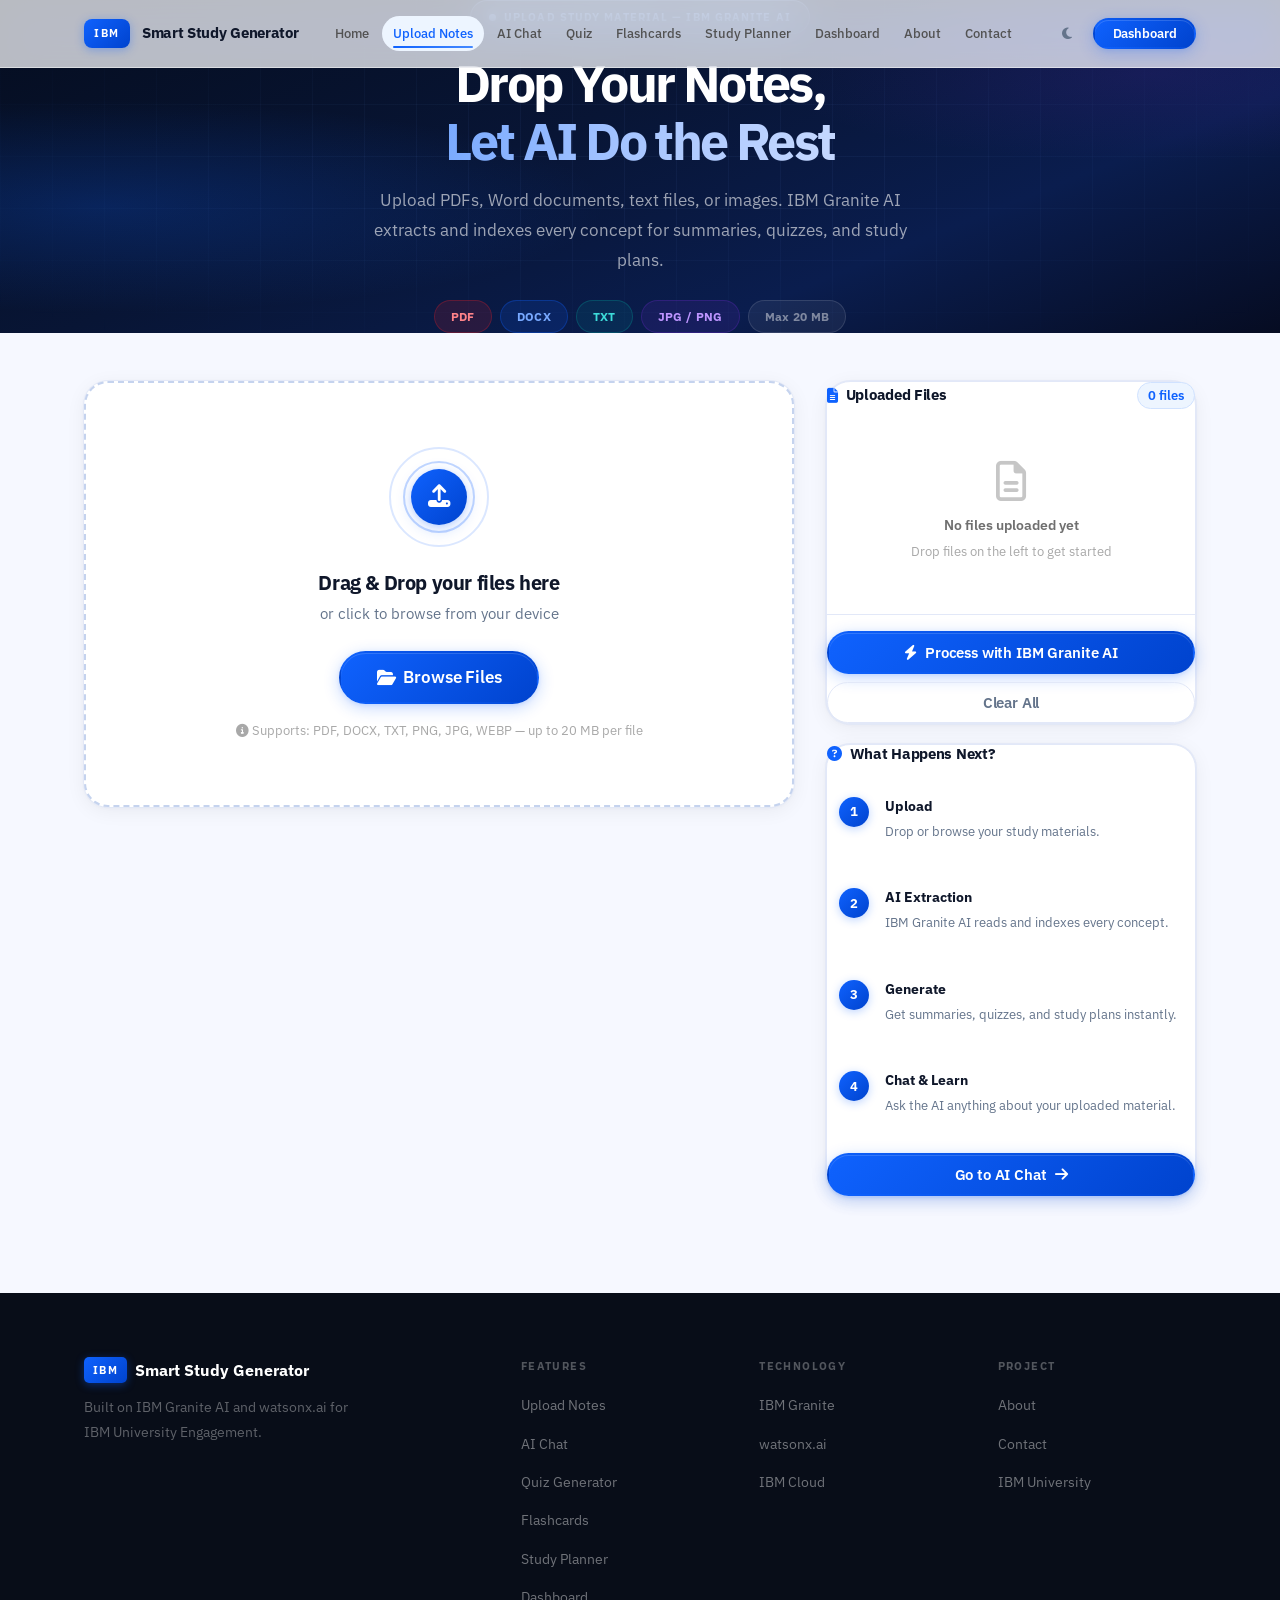
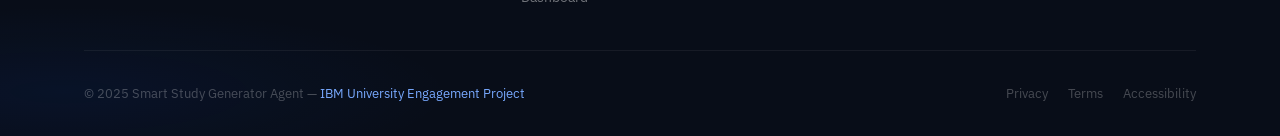
<file: IBM_Study_Generator/pages/upload.html>
<!DOCTYPE html>
<html lang="en" data-theme="light">
<head>
  <meta charset="UTF-8"/>
  <meta name="viewport" content="width=device-width,initial-scale=1.0"/>
  <meta name="description" content="Upload your study notes — IBM Granite AI extracts and indexes every concept for summaries, quizzes, and study plans."/>
  <meta name="theme-color" content="#0f62fe"/>
  <title>Upload Notes | Smart Study Generator Agent</title>
  <link rel="stylesheet" href="https://cdnjs.cloudflare.com/ajax/libs/font-awesome/6.5.0/css/all.min.css" crossorigin="anonymous" referrerpolicy="no-referrer"/>
  <link rel="stylesheet" href="../css/global.css"/>
  <style>
    /* ── Hero ── */
    .page-hero{padding:calc(var(--nav-h)+var(--sp-16)) 0 var(--sp-14)}
    .type-pills{display:flex;flex-wrap:wrap;gap:var(--sp-2);justify-content:center;margin-top:var(--sp-6)}
    .type-pill{padding:6px 16px;border-radius:var(--radius-full);font-size:.72rem;font-weight:700;border:1px solid;letter-spacing:.3px;transition:background var(--ease),transform var(--ease-bounce)}
    .type-pill:hover{transform:translateY(-2px)}
    .type-pill-pdf{background:rgba(218,30,40,.15);color:#ff8389;border-color:rgba(218,30,40,.3)}
    .type-pill-docx{background:rgba(15,98,254,.15);color:#78a9ff;border-color:rgba(15,98,254,.3)}
    .type-pill-txt{background:rgba(0,157,154,.12);color:#3ddbd9;border-color:rgba(0,157,154,.3)}
    .type-pill-img{background:rgba(105,41,196,.15);color:#be95ff;border-color:rgba(105,41,196,.3)}
    .type-pill-limit{background:rgba(255,255,255,.06);color:rgba(255,255,255,.45);border-color:rgba(255,255,255,.12)}
    /* ── Layout ── */
    .upload-body{background:var(--color-surface);padding:var(--sp-12) 0 var(--sp-24)}
    .upload-layout{display:grid;grid-template-columns:1fr 370px;gap:var(--sp-8);align-items:start}
    /* ── Drop zone ── */
    .drop-zone{background:var(--color-bg);border:2.5px dashed var(--color-border-strong);
      border-radius:var(--radius-2xl);padding:var(--sp-16) var(--sp-8);
      display:flex;flex-direction:column;align-items:center;text-align:center;
      cursor:pointer;transition:border-color var(--ease),background var(--ease),
      box-shadow var(--ease),transform var(--ease-bounce);overflow:hidden;position:relative;
      box-shadow:var(--shadow-card)}
    .drop-zone:hover{border-color:var(--blue-40);background:rgba(237,245,255,.6);transform:translateY(-3px);box-shadow:var(--shadow-blue-sm)}
    .drop-zone.drag-over{border-color:var(--blue-50);border-style:solid;background:linear-gradient(135deg,rgba(237,245,255,.8),rgba(238,243,255,.9));box-shadow:var(--shadow-blue);transform:scale(1.015)}
    .dz-icon{position:relative;width:100px;height:100px;display:flex;align-items:center;justify-content:center;margin-bottom:var(--sp-6)}
    .dz-ring{position:absolute;border-radius:50%;border:2px solid;animation:ring-pulse 2.8s ease-in-out infinite}
    .dz-ring-1{width:100%;height:100%;border-color:rgba(15,98,254,.15);animation-delay:0s}
    .dz-ring-2{width:72%;height:72%;border-color:rgba(15,98,254,.25);animation-delay:.4s}
    @keyframes ring-pulse{0%,100%{transform:scale(1);opacity:1}50%{transform:scale(1.06);opacity:.6}}
    .dz-core{width:56px;height:56px;border-radius:50%;background:linear-gradient(135deg,var(--blue-50),var(--blue-60));
      display:flex;align-items:center;justify-content:center;color:#fff;font-size:1.4rem;
      box-shadow:var(--shadow-blue-sm);transition:transform var(--ease-bounce),box-shadow var(--ease);position:relative;z-index:1}
    .drop-zone:hover .dz-core,.drop-zone.drag-over .dz-core{transform:translateY(-5px) scale(1.1);box-shadow:var(--shadow-blue)}
    .dz-title{font-size:1.25rem;font-weight:700;color:var(--color-text);margin-bottom:var(--sp-2)}
    .dz-sub{font-size:.9375rem;color:var(--color-text-muted);margin-bottom:var(--sp-6)}
    .dz-hint{font-size:.8rem;color:var(--gray-40);margin-top:var(--sp-4)}
    .dz-overlay{position:absolute;inset:0;background:linear-gradient(135deg,rgba(15,98,254,.12),rgba(69,137,255,.10));
      display:flex;flex-direction:column;align-items:center;justify-content:center;gap:var(--sp-3);
      color:var(--blue-50);font-size:1.125rem;font-weight:700;opacity:0;pointer-events:none;
      transition:opacity var(--ease);backdrop-filter:blur(4px);border-radius:var(--radius-xl)}
    .drop-zone.drag-over .dz-overlay{opacity:1}
    /* ── Progress ── */
    .upload-progress{background:var(--color-bg);border:1px solid var(--color-border);
      border-radius:var(--radius-xl);padding:var(--sp-5) var(--sp-6);box-shadow:var(--shadow-sm);margin-top:var(--sp-5)}
    .up-header{display:flex;justify-content:space-between;align-items:center;margin-bottom:var(--sp-3)}
    .up-label{font-size:.875rem;font-weight:600;color:var(--color-text)}
    .up-pct{font-size:.875rem;font-weight:700;color:var(--color-primary);font-family:var(--font-mono)}
    .up-track{height:8px;background:var(--blue-10);border-radius:var(--radius-full);overflow:hidden}
    .up-fill{height:100%;background:linear-gradient(90deg,var(--blue-50),var(--blue-40),var(--blue-30));border-radius:var(--radius-full);width:0;transition:width .4s cubic-bezier(.4,0,.2,1)}
    /* ── Queue card ── */
    .upload-queue{background:var(--color-bg);border:1px solid var(--color-border);
      border-radius:var(--radius-2xl);padding:var(--sp-7);box-shadow:var(--shadow-card)}
    .uq-head{display:flex;align-items:center;justify-content:space-between;margin-bottom:var(--sp-5)}
    .uq-title{font-size:.9375rem;font-weight:700;color:var(--color-text);display:flex;align-items:center;gap:var(--sp-2)}
    .uq-count{font-size:.8125rem;font-weight:600;color:var(--color-primary);background:var(--blue-10);padding:2px 10px;border-radius:var(--radius-full);border:1px solid var(--blue-20)}
    .uq-empty{display:flex;flex-direction:column;align-items:center;text-align:center;padding:var(--sp-8) var(--sp-4)}
    .uq-empty i{font-size:2.5rem;color:var(--gray-30);margin-bottom:var(--sp-3)}
    .uq-empty p{font-size:.9rem;font-weight:600;color:var(--gray-60);margin-bottom:4px}
    .uq-empty span{font-size:.8rem;color:var(--gray-40)}
    .file-list{display:flex;flex-direction:column;gap:var(--sp-2)}
    .file-item{display:flex;align-items:center;gap:var(--sp-3);padding:var(--sp-3) var(--sp-4);
      background:var(--color-surface);border:1px solid var(--color-border);border-radius:var(--radius-lg);
      transition:border-color var(--ease),box-shadow var(--ease),transform var(--ease);
      animation:file-in .3s var(--ease-bounce)}
    @keyframes file-in{from{opacity:0;transform:translateX(-12px)}to{opacity:1;transform:translateX(0)}}
    .file-item:hover{border-color:var(--blue-20);box-shadow:var(--shadow-sm);transform:translateX(3px)}
    .fi-icon{width:38px;height:38px;border-radius:var(--radius-md);display:flex;align-items:center;
      justify-content:center;font-size:.6rem;font-weight:800;letter-spacing:.5px;flex-shrink:0}
    .fi-icon-pdf{background:rgba(218,30,40,.1);color:#da1e28;border:1px solid rgba(218,30,40,.2)}
    .fi-icon-docx{background:rgba(15,98,254,.1);color:var(--blue-60);border:1px solid var(--blue-20)}
    .fi-icon-txt{background:rgba(0,157,154,.1);color:#009d9a;border:1px solid rgba(0,157,154,.2)}
    .fi-icon-img{background:rgba(105,41,196,.1);color:#6929c4;border:1px solid rgba(105,41,196,.2)}
    .fi-info{flex:1;min-width:0}
    .fi-name{font-size:.875rem;font-weight:600;color:var(--color-text);white-space:nowrap;overflow:hidden;text-overflow:ellipsis;display:block}
    .fi-meta{font-size:.72rem;color:var(--color-text-muted);margin-top:1px}
    .fi-status{font-size:.7rem;font-weight:700;padding:2px 9px;border-radius:var(--radius-full);flex-shrink:0}
    .fi-status-ready{background:#defbe6;color:#0e6027}
    .fi-status-uploading{background:var(--blue-10);color:var(--blue-60)}
    .fi-status-error{background:#fff1f1;color:#a2191f}
    .fi-remove{width:26px;height:26px;border-radius:50%;display:flex;align-items:center;
      justify-content:center;color:var(--gray-40);background:none;border:none;cursor:pointer;font-size:.9rem;
      transition:background var(--ease),color var(--ease),transform var(--ease-bounce);flex-shrink:0}
    .fi-remove:hover{background:#fff1f1;color:#a2191f;transform:scale(1.15)}
    .uq-actions{display:flex;flex-direction:column;gap:var(--sp-2);margin-top:var(--sp-5);
      padding-top:var(--sp-4);border-top:1px solid var(--color-border)}
    /* ── Guide ── */
    .upload-guide{background:var(--color-bg);border:1px solid var(--color-border);
      border-radius:var(--radius-2xl);padding:var(--sp-7);box-shadow:var(--shadow-card);margin-top:var(--sp-5)}
    .guide-title{font-size:.9375rem;font-weight:700;color:var(--color-text);margin-bottom:var(--sp-5);display:flex;align-items:center;gap:var(--sp-2)}
    .guide-steps{display:flex;flex-direction:column;gap:var(--sp-5)}
    .guide-step{display:flex;gap:var(--sp-4);align-items:flex-start;padding:var(--sp-3);border-radius:var(--radius-lg);transition:background var(--ease)}
    .guide-step:hover{background:var(--color-surface)}
    .guide-num{flex-shrink:0;width:30px;height:30px;border-radius:50%;
      background:linear-gradient(135deg,var(--blue-50),var(--blue-60));color:#fff;
      font-size:.8rem;font-weight:700;display:flex;align-items:center;justify-content:center;
      box-shadow:0 2px 10px rgba(15,98,254,.28);margin-top:2px}
    .guide-step strong{font-size:.875rem;font-weight:700;color:var(--color-text);display:block}
    .guide-step p{font-size:.8125rem;color:var(--color-text-muted);margin-top:3px;line-height:1.65}
    @media(max-width:1060px){.upload-layout{grid-template-columns:1fr}}
    @media(max-width:768px){.upload-body{padding:var(--sp-8) 0 var(--sp-16)}}
  </style>
</head>
<body>
<header id="nav" class="nav" role="banner">
  <div class="container nav__inner">
    <a href="../index.html" class="nav__logo"><span class="nav__logo-badge">IBM</span><span class="nav__logo-text">Smart Study Generator</span></a>
    <nav class="nav__links">
      <a href="../index.html" class="nav__link">Home</a>
      <a href="upload.html" class="nav__link active">Upload Notes</a>
      <a href="chat.html" class="nav__link">AI Chat</a>
      <a href="quiz.html" class="nav__link">Quiz</a>
      <a href="flashcards.html" class="nav__link">Flashcards</a>
      <a href="planner.html" class="nav__link">Study Planner</a>
      <a href="dashboard.html" class="nav__link">Dashboard</a>
      <a href="about.html" class="nav__link">About</a>
      <a href="contact.html" class="nav__link">Contact</a>
    </nav>
    <div class="nav__actions">
      <button class="nav__theme-btn" id="themeToggle" aria-label="Toggle theme"><i class="fa-solid fa-moon"></i></button>
      <a href="dashboard.html" class="btn btn-primary btn-sm">Dashboard</a>
    </div>
    <button class="nav__toggle" id="navToggle" aria-expanded="false">
      <span class="nav__toggle-bar"></span><span class="nav__toggle-bar"></span><span class="nav__toggle-bar"></span>
    </button>
  </div>
  <nav class="nav__mobile" id="navMobile">
    <a href="../index.html" class="nav__link">Home</a>
    <a href="upload.html" class="nav__link active">Upload Notes</a>
    <a href="chat.html" class="nav__link">AI Chat</a>
    <a href="quiz.html" class="nav__link">Quiz</a>
    <a href="flashcards.html" class="nav__link">Flashcards</a>
    <a href="planner.html" class="nav__link">Study Planner</a>
    <a href="dashboard.html" class="nav__link">Dashboard</a>
    <a href="about.html" class="nav__link">About</a>
    <a href="contact.html" class="nav__link">Contact</a>
    <a href="dashboard.html" class="btn btn-primary" style="margin-top:.5rem;justify-content:center;">Dashboard</a>
  </nav>
</header>

<section class="page-hero">
  <div class="page-hero__bg" aria-hidden="true"></div>
  <div class="container page-hero__inner">
    <div class="page-hero-badge" data-reveal><span class="page-hero-badge__dot"></span>Upload Study Material — IBM Granite AI</div>
    <h1 class="page-hero__title" data-reveal data-reveal-delay="1">Drop Your Notes,<br><span class="page-hero__accent">Let AI Do the Rest</span></h1>
    <p class="page-hero__sub" data-reveal data-reveal-delay="2">Upload PDFs, Word documents, text files, or images. IBM Granite AI extracts and indexes every concept for summaries, quizzes, and study plans.</p>
    <div class="type-pills" data-reveal data-reveal-delay="3">
      <span class="type-pill type-pill-pdf">PDF</span>
      <span class="type-pill type-pill-docx">DOCX</span>
      <span class="type-pill type-pill-txt">TXT</span>
      <span class="type-pill type-pill-img">JPG / PNG</span>
      <span class="type-pill type-pill-limit">Max 20 MB</span>
    </div>
  </div>
</section>

<main class="upload-body">
  <div class="container upload-layout">
    <!-- Drop Zone -->
    <div>
      <div class="drop-zone" id="dropZone" role="region" aria-label="File upload area">
        <div class="dz-icon">
          <div class="dz-ring dz-ring-1"></div>
          <div class="dz-ring dz-ring-2"></div>
          <div class="dz-core"><i class="fa-solid fa-upload"></i></div>
        </div>
        <h2 class="dz-title">Drag &amp; Drop your files here</h2>
        <p class="dz-sub">or click to browse from your device</p>
        <label class="btn btn-primary btn-lg" for="fileInput" style="cursor:pointer">
          <i class="fa-solid fa-folder-open"></i> Browse Files
        </label>
        <input type="file" id="fileInput" class="sr-only" accept=".pdf,.doc,.docx,.txt,.png,.jpg,.jpeg,.webp" multiple aria-label="Choose files"/>
        <p class="dz-hint"><i class="fa-solid fa-circle-info"></i> Supports: PDF, DOCX, TXT, PNG, JPG, WEBP — up to 20 MB per file</p>
        <div class="dz-overlay" aria-hidden="true"><i class="fa-solid fa-upload" style="font-size:2rem"></i><span>Release to upload</span></div>
      </div>

      <div class="upload-progress" id="uploadProgress" hidden>
        <div class="up-header">
          <span class="up-label" id="progressLabel">Processing…</span>
          <span class="up-pct" id="progressPct">0%</span>
        </div>
        <div class="up-track"><div class="up-fill" id="progressFill"></div></div>
      </div>
    </div>

    <!-- Sidebar -->
    <div>
      <div class="upload-queue">
        <div class="uq-head">
          <h3 class="uq-title"><i class="fa-solid fa-file-lines" style="color:var(--color-primary)"></i> Uploaded Files</h3>
          <span class="uq-count" id="fileCount">0 files</span>
        </div>
        <div class="uq-empty" id="queueEmpty">
          <i class="fa-regular fa-file-lines"></i>
          <p>No files uploaded yet</p>
          <span>Drop files on the left to get started</span>
        </div>
        <ul class="file-list" id="fileList"></ul>
        <div class="uq-actions" id="queueActions" hidden>
          <button class="btn btn-primary" id="processBtn" style="width:100%;justify-content:center">
            <i class="fa-solid fa-bolt"></i> Process with IBM Granite AI
          </button>
          <button class="btn btn-ghost" id="clearAllBtn" style="width:100%;justify-content:center">Clear All</button>
        </div>
      </div>

      <div class="upload-guide">
        <h3 class="guide-title"><i class="fa-solid fa-circle-question" style="color:var(--color-primary)"></i> What Happens Next?</h3>
        <ol class="guide-steps">
          <li class="guide-step"><span class="guide-num">1</span><div><strong>Upload</strong><p>Drop or browse your study materials.</p></div></li>
          <li class="guide-step"><span class="guide-num">2</span><div><strong>AI Extraction</strong><p>IBM Granite AI reads and indexes every concept.</p></div></li>
          <li class="guide-step"><span class="guide-num">3</span><div><strong>Generate</strong><p>Get summaries, quizzes, and study plans instantly.</p></div></li>
          <li class="guide-step"><span class="guide-num">4</span><div><strong>Chat &amp; Learn</strong><p>Ask the AI anything about your uploaded material.</p></div></li>
        </ol>
        <a href="chat.html" class="btn btn-primary" style="width:100%;justify-content:center;margin-top:var(--sp-6)">Go to AI Chat <i class="fa-solid fa-arrow-right"></i></a>
      </div>
    </div>
  </div>
</main>

<footer class="footer" role="contentinfo">
  <div class="container">
    <div class="footer__grid">
      <div><div class="footer__brand-logo"><span class="footer__ibm-badge">IBM</span><span class="footer__brand-name">Smart Study Generator</span></div><p class="footer__brand-desc">Built on IBM Granite AI and watsonx.ai for IBM University Engagement.</p></div>
      <div><div class="footer__col-title">Features</div><ul class="footer__col-links"><li><a href="upload.html">Upload Notes</a></li><li><a href="chat.html">AI Chat</a></li><li><a href="quiz.html">Quiz Generator</a></li><li><a href="flashcards.html">Flashcards</a></li><li><a href="planner.html">Study Planner</a></li><li><a href="dashboard.html">Dashboard</a></li></ul></div>
      <div><div class="footer__col-title">Technology</div><ul class="footer__col-links"><li><a href="https://www.ibm.com/granite" target="_blank" rel="noopener">IBM Granite</a></li><li><a href="https://www.ibm.com/watsonx" target="_blank" rel="noopener">watsonx.ai</a></li><li><a href="https://cloud.ibm.com" target="_blank" rel="noopener">IBM Cloud</a></li></ul></div>
      <div><div class="footer__col-title">Project</div><ul class="footer__col-links"><li><a href="about.html">About</a></li><li><a href="contact.html">Contact</a></li><li><a href="https://ibm.com/university" target="_blank" rel="noopener">IBM University</a></li></ul></div>
    </div>
    <div class="footer__bottom"><p class="footer__copy">© 2025 Smart Study Generator Agent — <a href="https://ibm.com/university" target="_blank" rel="noopener">IBM University Engagement Project</a></p><nav class="footer__legal"><a href="#">Privacy</a><a href="#">Terms</a><a href="#">Accessibility</a></nav></div>
  </div>
</footer>

<script src="../js/app.js" defer></script>
<script>
(function(){
  'use strict';
  const ACCEPTED = {'application/pdf':'pdf','application/msword':'docx',
    'application/vnd.openxmlformats-officedocument.wordprocessingml.document':'docx',
    'text/plain':'txt','image/jpeg':'img','image/png':'img','image/webp':'img'};
  const ACCEPT_EXT = ['.pdf','.doc','.docx','.txt','.jpg','.jpeg','.png','.webp'];
  const MAX = 20*1024*1024;
  const state = {files:[], nextId:1};

  const dz = document.getElementById('dropZone');
  const fi = document.getElementById('fileInput');
  const fList = document.getElementById('fileList');
  const fCount = document.getElementById('fileCount');
  const qEmpty = document.getElementById('queueEmpty');
  const qActions = document.getElementById('queueActions');
  const procBtn = document.getElementById('processBtn');
  const clearBtn = document.getElementById('clearAllBtn');
  const prog = document.getElementById('uploadProgress');
  const fill = document.getElementById('progressFill');
  const pct = document.getElementById('progressPct');
  const lbl = document.getElementById('progressLabel');

  function getType(file){
    const t = ACCEPTED[file.type];
    if(t) return t;
    const ext = file.name.split('.').pop().toLowerCase();
    if(['jpg','jpeg','png','webp'].includes(ext)) return 'img';
    if(['doc','docx'].includes(ext)) return 'docx';
    if(ext==='pdf') return 'pdf';
    if(ext==='txt') return 'txt';
    return null;
  }

  ['dragenter','dragover'].forEach(e=>dz.addEventListener(e,ev=>{ev.preventDefault();ev.stopPropagation();dz.classList.add('drag-over')}));
  ['dragleave','dragend'].forEach(e=>dz.addEventListener(e,ev=>{ev.preventDefault();dz.classList.remove('drag-over')}));
  dz.addEventListener('drop',ev=>{ev.preventDefault();dz.classList.remove('drag-over');handleFiles(Array.from(ev.dataTransfer.files))});
  dz.addEventListener('click',ev=>{if(!ev.target.closest('label')&&ev.target!==fi) fi.click()});
  fi.addEventListener('change',()=>{handleFiles(Array.from(fi.files));fi.value=''});

  function handleFiles(files){
    let added=0; const errs=[];
    files.forEach(file=>{
      const type = getType(file);
      if(!type){errs.push('"'+file.name+'" — unsupported type');return}
      if(file.size>MAX){errs.push('"'+file.name+'" — exceeds 20 MB');return}
      if(state.files.some(f=>f.file.name===file.name&&f.file.size===file.size)){errs.push('"'+file.name+'" — already added');return}
      state.files.push({id:state.nextId++,file,type,status:'ready'});
      added++;
    });
    if(added) renderList();
    if(errs.length) toast(errs[0],'error');
    else if(added===1) toast('✓ "'+files[0].name+'" added','success');
    else if(added>1) toast('✓ '+added+' files added','success');
  }

  function renderList(){
    const n=state.files.length;
    qEmpty.hidden=n>0; qActions.hidden=n===0; procBtn.disabled=n===0;
    fCount.textContent=n+' file'+(n!==1?'s':'');
    fList.innerHTML='';
    state.files.forEach(item=>{
      const li=document.createElement('li'); li.className='file-item'; li.dataset.id=item.id;
      li.innerHTML=`<div class="fi-icon fi-icon-${item.type}">${item.type.toUpperCase()}</div>
        <div class="fi-info"><span class="fi-name" title="${esc(item.file.name)}">${esc(item.file.name)}</span>
        <span class="fi-meta">${fmtBytes(item.file.size)}</span></div>
        <span class="fi-status fi-status-${item.status}">${item.status==='ready'?'Ready':'...'}</span>
        <button class="fi-remove" data-id="${item.id}" aria-label="Remove"><i class="fa-solid fa-xmark"></i></button>`;
      fList.appendChild(li);
    });
    fList.querySelectorAll('.fi-remove').forEach(b=>b.addEventListener('click',e=>{e.stopPropagation();removeFile(+b.dataset.id)}));
  }

  function removeFile(id){state.files=state.files.filter(f=>f.id!==id);renderList()}

  clearBtn.addEventListener('click',()=>{state.files=[];renderList();toast('File list cleared','info')});

  procBtn.addEventListener('click',()=>{
    if(!state.files.length) return;
    procBtn.disabled=clearBtn.disabled=true;
    prog.hidden=false;
    let i=0; const total=state.files.length;
    (function next(){
      if(i>=total){
        fill.style.width='100%'; pct.textContent='100%'; lbl.textContent='Processing complete!';
        state.files.forEach(f=>f.status='ready'); renderList();
        toast('✓ '+total+' file'+(total>1?'s':'')+' processed by IBM Granite AI','success');
        procBtn.disabled=clearBtn.disabled=false;
        setTimeout(()=>{prog.hidden=true},3000);
        return;
      }
      const f=state.files[i]; const p=Math.round(i/total*100);
      fill.style.width=p+'%'; pct.textContent=p+'%'; lbl.textContent='Processing "'+f.file.name+'"…';
      setTimeout(()=>{i++;next()}, 900+Math.random()*700);
    })();
  });

  function toast(msg,type){if(window.showToast)window.showToast(msg,type);else alert(msg)}
  function fmtBytes(b){return b<1024?b+' B':b<1048576?(b/1024).toFixed(1)+' KB':(b/1048576).toFixed(1)+' MB'}
  function esc(s){return s.replace(/[&<>"']/g,c=>({'&':'&amp;','<':'&lt;','>':'&gt;','"':'&quot;',"'":'&#39;'}[c]))}
  renderList();
})();
</script>
</body>
</html>
</file>
<file: IBM_Study_Generator/css/global.css>
/* ============================================================
   Smart Study Generator — Global Stylesheet
   IBM University Engagement Project
   Premium AI SaaS Design System
   ============================================================ */

@import url('https://fonts.googleapis.com/css2?family=IBM+Plex+Sans:ital,wght@0,300;0,400;0,500;0,600;0,700;1,400&family=IBM+Plex+Mono:wght@400;500;600&display=swap');

/* ── Design Tokens ────────────────────────────────────────── */
:root {
  /* IBM Color Palette */
  --blue-70: #003a6c; --blue-60: #0043ce; --blue-50: #0f62fe;
  --blue-40: #4589ff; --blue-30: #78a9ff; --blue-20: #d0e2ff; --blue-10: #edf5ff;
  --violet: #6929c4; --cyan: #1192e8; --teal: #009d9a;
  --green-50: #198038; --green-10: #defbe6;
  --red-50: #da1e28; --red-10: #fff1f1;
  --yellow-30: #f1c21b; --yellow-10: #fcf4d6;
  --gray-100: #161616; --gray-90: #262626; --gray-80: #393939;
  --gray-70: #525252; --gray-60: #6f6f6f; --gray-50: #8d8d8d;
  --gray-40: #a8a8a8; --gray-30: #c6c6c6; --gray-20: #e0e0e0;
  --gray-10: #f4f4f4; --white: #ffffff;

  /* Semantic tokens */
  --color-bg:             #ffffff;
  --color-surface:        #f6f8ff;
  --color-surface-2:      #f0f4ff;
  --color-border:         #e2e8f8;
  --color-border-strong:  #c5d3ee;
  --color-text:           #0f172a;
  --color-text-muted:     #64748b;
  --color-primary:        var(--blue-50);
  --color-primary-dark:   var(--blue-60);

  /* Typography */
  --font:      'IBM Plex Sans', -apple-system, BlinkMacSystemFont, 'Segoe UI', sans-serif;
  --font-mono: 'IBM Plex Mono', 'Cascadia Code', monospace;

  /* Spacing */
  --sp-1:.25rem; --sp-2:.5rem;  --sp-3:.75rem; --sp-4:1rem;
  --sp-5:1.25rem; --sp-6:1.5rem; --sp-8:2rem;  --sp-10:2.5rem;
  --sp-12:3rem;  --sp-14:3.5rem; --sp-16:4rem; --sp-20:5rem; --sp-24:6rem;

  /* Radii */
  --radius-sm:4px; --radius-md:8px; --radius-lg:12px;
  --radius-xl:18px; --radius-2xl:24px; --radius-3xl:32px; --radius-full:9999px;

  /* Shadows — premium layered */
  --shadow-xs:   0 1px 2px rgba(15,23,42,.04);
  --shadow-sm:   0 2px 8px rgba(15,23,42,.06), 0 1px 3px rgba(15,23,42,.04);
  --shadow-md:   0 4px 16px rgba(15,23,42,.08), 0 2px 6px rgba(15,23,42,.04);
  --shadow-lg:   0 12px 32px rgba(15,23,42,.10), 0 4px 12px rgba(15,23,42,.06);
  --shadow-xl:   0 24px 56px rgba(15,23,42,.13), 0 8px 20px rgba(15,23,42,.07);
  --shadow-2xl:  0 40px 80px rgba(15,23,42,.16), 0 16px 32px rgba(15,23,42,.08);
  --shadow-blue:    0 8px 32px rgba(15,98,254,.32), 0 2px 8px rgba(15,98,254,.18);
  --shadow-blue-sm: 0 4px 16px rgba(15,98,254,.24), 0 1px 4px rgba(15,98,254,.12);
  --shadow-card:    0 1px 0 rgba(255,255,255,.7) inset,
                    0 0 0 1px rgba(226,232,248,.8),
                    0 4px 20px rgba(15,23,42,.06),
                    0 1px 4px rgba(15,23,42,.03);
  /* Glassmorphism */
  --glass-bg:      rgba(255,255,255,.72);
  --glass-border:  rgba(255,255,255,.5);
  --glass-blur:    saturate(180%) blur(20px);

  /* Easing */
  --ease:        240ms cubic-bezier(.4,0,.2,1);
  --ease-out:    320ms cubic-bezier(0,.55,.45,1);
  --ease-bounce: 400ms cubic-bezier(.34,1.56,.64,1);
  --ease-spring: 500ms cubic-bezier(.175,.885,.32,1.275);

  /* Layout */
  --nav-h: 68px;
  --max-w: 1160px;
}

/* Dark mode tokens */
[data-theme="dark"] {
  --color-bg:            #0b0f1a;
  --color-surface:       #111827;
  --color-surface-2:     #141d2e;
  --color-border:        #1e2d45;
  --color-border-strong: #263550;
  --color-text:          #e8eeff;
  --color-text-muted:    #7a8fb5;
  --color-primary:       var(--blue-40);
  --shadow-card:         0 1px 0 rgba(255,255,255,.04) inset,
                         0 0 0 1px rgba(30,45,69,.9),
                         0 4px 20px rgba(0,0,0,.35),
                         0 1px 4px rgba(0,0,0,.18);
  --glass-bg:            rgba(17,24,39,.82);
  --glass-border:        rgba(255,255,255,.06);
}

/* ── Reset ────────────────────────────────────────────────── */
*, *::before, *::after { box-sizing: border-box; margin: 0; padding: 0; }
html {
  font-size: 16px;
  scroll-behavior: smooth;
  scroll-padding-top: var(--nav-h);
  -webkit-text-size-adjust: 100%;
}
body {
  font-family: var(--font);
  color: var(--color-text);
  background: var(--color-bg);
  line-height: 1.65;
  -webkit-font-smoothing: antialiased;
  -moz-osx-font-smoothing: grayscale;
  overflow-x: hidden;
  transition: background var(--ease), color var(--ease);
}
img, svg { display: block; max-width: 100%; }
a { color: inherit; text-decoration: none; }
ul, ol { list-style: none; }
button { cursor: pointer; font-family: inherit; border: none; background: none; }
h1, h2, h3, h4, h5 { line-height: 1.18; font-weight: 700; letter-spacing: -.02em; }
input, textarea, select { font-family: inherit; font-size: inherit; }
:focus-visible { outline: 2px solid var(--blue-50); outline-offset: 2px; border-radius: 3px; }

/* ── Utilities ────────────────────────────────────────────── */
.container { width: 100%; max-width: var(--max-w); margin: 0 auto; padding: 0 var(--sp-6); }
.sr-only {
  position: absolute; width: 1px; height: 1px; padding: 0; margin: -1px;
  overflow: hidden; clip: rect(0,0,0,0); white-space: nowrap; border: 0;
}
.text-gradient {
  background: linear-gradient(135deg, var(--blue-50), var(--blue-40));
  -webkit-background-clip: text; -webkit-text-fill-color: transparent; background-clip: text;
}

/* ── Reveal animation ─────────────────────────────────────── */
[data-reveal] {
  opacity: 0;
  transform: translateY(24px);
  transition: opacity .7s cubic-bezier(.4,0,.2,1), transform .7s cubic-bezier(.4,0,.2,1);
}
[data-reveal].revealed { opacity: 1; transform: translateY(0); }
[data-reveal-delay="1"] { transition-delay: .08s; }
[data-reveal-delay="2"] { transition-delay: .16s; }
[data-reveal-delay="3"] { transition-delay: .24s; }
[data-reveal-delay="4"] { transition-delay: .32s; }
[data-reveal-delay="5"] { transition-delay: .42s; }
[data-reveal-delay="6"] { transition-delay: .52s; }

/* ── Buttons ──────────────────────────────────────────────── */
.btn {
  display: inline-flex; align-items: center; gap: var(--sp-2);
  padding: .75rem 1.75rem; font-size: .9375rem; font-weight: 600;
  border-radius: var(--radius-full); border: 2px solid transparent;
  white-space: nowrap; line-height: 1; position: relative; overflow: hidden;
  cursor: pointer; letter-spacing: -.01em;
  transition:
    background var(--ease), color var(--ease), border-color var(--ease),
    box-shadow var(--ease), transform var(--ease-bounce);
}
/* Sheen sweep on hover */
.btn::after {
  content: '';
  position: absolute; inset: 0;
  background: linear-gradient(105deg, transparent 38%, rgba(255,255,255,.22) 50%, transparent 62%);
  transform: translateX(-120%);
  transition: transform 550ms ease;
  pointer-events: none;
}
.btn:hover::after { transform: translateX(120%); }
.btn:active { transform: scale(.96) !important; }

.btn-primary {
  background: linear-gradient(135deg, var(--blue-50) 0%, var(--blue-60) 100%);
  color: var(--white);
  box-shadow: var(--shadow-blue-sm), 0 1px 0 rgba(255,255,255,.15) inset;
}
.btn-primary:hover {
  background: linear-gradient(135deg, var(--blue-40) 0%, var(--blue-50) 100%);
  box-shadow: var(--shadow-blue);
  transform: translateY(-2px);
}

.btn-outline {
  background: transparent;
  color: var(--color-primary);
  border-color: var(--color-primary);
}
.btn-outline:hover {
  background: var(--blue-10);
  box-shadow: 0 4px 18px rgba(15,98,254,.14);
  transform: translateY(-2px);
}
[data-theme="dark"] .btn-outline:hover { background: rgba(15,98,254,.15); }

.btn-ghost {
  background: transparent;
  color: var(--color-text-muted);
  border: 1.5px solid var(--color-border);
}
.btn-ghost:hover {
  background: var(--color-surface);
  color: var(--color-text);
  border-color: var(--color-border-strong);
}

.btn-white {
  background: var(--white);
  color: var(--blue-60);
  border-color: rgba(255,255,255,.9);
  box-shadow: 0 4px 20px rgba(0,0,0,.16), 0 1px 0 rgba(255,255,255,.5) inset;
}
.btn-white:hover {
  background: var(--blue-10);
  box-shadow: 0 8px 32px rgba(0,0,0,.2);
  transform: translateY(-2px);
}

.btn-lg  { padding: 1rem 2.25rem; font-size: 1.0625rem; }
.btn-sm  { padding: .45rem 1.1rem; font-size: .8125rem; }
.btn-xs  { padding: .3rem .8rem; font-size: .75rem; }

.btn-danger  { background: linear-gradient(135deg, var(--red-50), #a2191f); color: var(--white); box-shadow: 0 4px 14px rgba(218,30,40,.3); }
.btn-success { background: linear-gradient(135deg, var(--green-50), #0d6621); color: var(--white); box-shadow: 0 4px 14px rgba(25,128,56,.3); }

/* ── Spinner ──────────────────────────────────────────────── */
.spinner {
  display: inline-block; width: 16px; height: 16px;
  border: 2px solid rgba(255,255,255,.25);
  border-top-color: var(--white);
  border-radius: 50%;
  animation: spin .65s linear infinite;
  flex-shrink: 0;
}
@keyframes spin { to { transform: rotate(360deg); } }

/* ── Section headers ──────────────────────────────────────── */
.section-label {
  display: inline-flex; align-items: center; gap: var(--sp-2);
  font-size: .72rem; font-weight: 700; color: var(--color-primary);
  text-transform: uppercase; letter-spacing: 1.4px; margin-bottom: var(--sp-4);
}
.section-label::before, .section-label::after {
  content: ''; display: block; width: 20px; height: 2px;
  background: linear-gradient(90deg, var(--blue-50), var(--blue-30));
  border-radius: var(--radius-full);
}
.section-title {
  font-size: clamp(1.875rem, 3.5vw, 2.625rem);
  font-weight: 700; color: var(--color-text);
  letter-spacing: -.04em; margin-bottom: var(--sp-4); line-height: 1.12;
}
.section-subtitle {
  font-size: 1.0625rem; color: var(--color-text-muted);
  max-width: 560px; margin: 0 auto; line-height: 1.78;
}

/* ── Page hero (shared dark hero) ────────────────────────── */
.page-hero {
  position: relative;
  padding: calc(var(--nav-h) + var(--sp-16)) 0 var(--sp-14);
  overflow: hidden;
  background:
    radial-gradient(ellipse 68% 55% at 8% 62%, rgba(15,98,254,.22) 0%, transparent 58%),
    radial-gradient(ellipse 52% 46% at 90% 22%, rgba(105,41,196,.14) 0%, transparent 58%),
    linear-gradient(158deg, #050d1f 0%, #081535 42%, #0a1d4e 72%, #060c22 100%);
}
.page-hero__bg {
  position: absolute; inset: 0;
  background-image:
    linear-gradient(rgba(120,169,255,.055) 1px, transparent 1px),
    linear-gradient(90deg, rgba(120,169,255,.055) 1px, transparent 1px);
  background-size: 52px 52px;
  mask-image: radial-gradient(ellipse 85% 85% at 50% 50%, black 20%, transparent 78%);
  pointer-events: none;
}
.page-hero__inner { text-align: center; position: relative; z-index: 1; }
.page-hero-badge {
  display: inline-flex; align-items: center; gap: var(--sp-2);
  background: rgba(120,169,255,.12); border: 1px solid rgba(120,169,255,.28);
  border-radius: var(--radius-full); padding: 7px 18px; margin-bottom: var(--sp-5);
  font-size: .7rem; font-weight: 700; color: var(--blue-30);
  letter-spacing: 1.1px; text-transform: uppercase;
  backdrop-filter: blur(4px);
}
.page-hero-badge__dot {
  width: 7px; height: 7px; border-radius: 50%; background: var(--blue-30);
  box-shadow: 0 0 8px var(--blue-30); animation: dot-blink 2.5s ease-in-out infinite;
}
@keyframes dot-blink { 0%,100%{opacity:1} 50%{opacity:.38} }
.page-hero__title {
  font-size: clamp(2rem, 4.5vw, 3.25rem);
  font-weight: 700; color: var(--white);
  letter-spacing: -.05em; line-height: 1.1; margin-bottom: var(--sp-4);
}
.page-hero__accent {
  background: linear-gradient(100deg, #78a9ff 0%, #a8c6ff 50%, #c5d8ff 100%);
  -webkit-background-clip: text; -webkit-text-fill-color: transparent; background-clip: text;
}
.page-hero__sub {
  font-size: 1.0625rem; color: rgba(255,255,255,.6);
  max-width: 560px; margin: 0 auto; line-height: 1.78;
}

/* ── Form components ──────────────────────────────────────── */
.form-group  { display: flex; flex-direction: column; gap: var(--sp-2); }
.form-label  {
  display: flex; align-items: center; gap: var(--sp-2);
  font-size: .875rem; font-weight: 600; color: var(--color-text);
}
.form-input {
  width: 100%; padding: .75rem var(--sp-4); font-size: .9375rem;
  color: var(--color-text); background: var(--color-surface);
  border: 1.5px solid var(--color-border); border-radius: var(--radius-lg);
  outline: none;
  transition: border-color var(--ease), box-shadow var(--ease), background var(--ease);
}
.form-input:focus {
  border-color: var(--blue-40); background: var(--color-bg);
  box-shadow: 0 0 0 3px rgba(15,98,254,.12);
}
.form-input::placeholder { color: var(--gray-40); }
.form-input.error { border-color: var(--red-50); box-shadow: 0 0 0 3px rgba(218,30,40,.1); }
.form-select {
  width: 100%; padding: .75rem var(--sp-4); font-size: .9375rem;
  color: var(--color-text); background: var(--color-surface);
  border: 1.5px solid var(--color-border); border-radius: var(--radius-lg);
  outline: none; cursor: pointer;
  transition: border-color var(--ease), box-shadow var(--ease);
}
.form-select:focus { border-color: var(--blue-40); box-shadow: 0 0 0 3px rgba(15,98,254,.12); }
.form-error { font-size: .78rem; color: var(--red-50); font-weight: 500; display: none; }
.form-error.show { display: block; }

/* ── Cards ────────────────────────────────────────────────── */
.card {
  background: var(--color-bg);
  border: 1px solid var(--color-border);
  border-radius: var(--radius-xl);
  box-shadow: var(--shadow-card);
  transition: transform var(--ease-out), box-shadow var(--ease-out), border-color var(--ease);
}
.card:hover { transform: translateY(-5px); box-shadow: var(--shadow-lg); border-color: var(--color-border-strong); }

/* Glass card variant */
.card-glass {
  background: var(--glass-bg);
  border: 1px solid var(--glass-border);
  border-radius: var(--radius-xl);
  backdrop-filter: var(--glass-blur);
  -webkit-backdrop-filter: var(--glass-blur);
}

/* ── Badge / tag ──────────────────────────────────────────── */
.badge {
  display: inline-flex; align-items: center; padding: 3px 12px;
  border-radius: var(--radius-full); font-size: .72rem; font-weight: 700; letter-spacing: .3px;
}
.badge-blue   { background: var(--blue-10);  color: var(--blue-60);  border: 1px solid var(--blue-20); }
.badge-green  { background: var(--green-10); color: var(--green-50); border: 1px solid #a7f0ba; }
.badge-red    { background: var(--red-10);   color: var(--red-50);   border: 1px solid #ffd7d9; }
.badge-yellow { background: var(--yellow-10);color: #7a4f00;         border: 1px solid #f1c21b; }
.badge-purple { background: #f6f2ff;         color: var(--violet);   border: 1px solid #d4bbff; }

/* ── Toast ────────────────────────────────────────────────── */
.toast-container {
  position: fixed; bottom: var(--sp-6); right: var(--sp-6);
  z-index: 9999; display: flex; flex-direction: column; gap: var(--sp-3);
}
.toast {
  display: flex; align-items: center; gap: var(--sp-3);
  padding: var(--sp-4) var(--sp-5); border-radius: var(--radius-lg);
  font-size: .9rem; font-weight: 500; box-shadow: var(--shadow-lg);
  animation: toast-slide-in .38s var(--ease-bounce);
  min-width: 270px; max-width: 390px;
  backdrop-filter: blur(8px);
}
.toast-success { background: #defbe6; border: 1px solid #a7f0ba; color: #0e6027; }
.toast-error   { background: var(--red-10); border: 1px solid #ffd7d9; color: #a2191f; }
.toast-info    { background: var(--blue-10); border: 1px solid var(--blue-20); color: var(--blue-60); }
@keyframes toast-slide-in {
  from { opacity: 0; transform: translateX(24px) scale(.95); }
  to   { opacity: 1; transform: translateX(0)    scale(1); }
}

/* ── Footer ───────────────────────────────────────────────── */
.footer {
  background:
    radial-gradient(ellipse 55% 35% at 5% 90%, rgba(15,98,254,.07) 0%, transparent 55%),
    #080d18;
  color: rgba(255,255,255,.6);
  padding: var(--sp-16) 0 var(--sp-8);
}
.footer__grid {
  display: grid; grid-template-columns: 2fr 1fr 1fr 1fr; gap: var(--sp-10);
  padding-bottom: var(--sp-10);
  border-bottom: 1px solid rgba(255,255,255,.06);
  margin-bottom: var(--sp-8);
}
.footer__brand-logo { display: flex; align-items: center; gap: var(--sp-2); margin-bottom: var(--sp-3); }
.footer__ibm-badge {
  background: linear-gradient(135deg, var(--blue-50), var(--blue-60));
  color: var(--white); font-size: .7rem; font-weight: 700; letter-spacing: 1.4px;
  padding: 4px 9px; border-radius: 5px; box-shadow: 0 2px 8px rgba(15,98,254,.38);
}
.footer__brand-name { font-size: 1rem; font-weight: 700; color: var(--white); }
.footer__brand-desc { font-size: .875rem; color: rgba(255,255,255,.35); line-height: 1.78; max-width: 270px; }
.footer__col-title {
  font-size: .7rem; font-weight: 700; color: rgba(255,255,255,.3);
  text-transform: uppercase; letter-spacing: 1.4px; margin-bottom: var(--sp-4);
}
.footer__col-links { display: flex; flex-direction: column; gap: var(--sp-3); }
.footer__col-links a {
  font-size: .875rem; color: rgba(255,255,255,.42);
  transition: color var(--ease), transform var(--ease); display: inline-block;
}
.footer__col-links a:hover { color: var(--white); transform: translateX(4px); }
.footer__bottom {
  display: flex; align-items: center; justify-content: space-between;
  flex-wrap: wrap; gap: var(--sp-4);
}
.footer__copy { font-size: .8125rem; color: rgba(255,255,255,.25); }
.footer__copy a { color: var(--blue-30); transition: color var(--ease); }
.footer__copy a:hover { color: var(--blue-20); }
.footer__legal { display: flex; gap: var(--sp-5); }
.footer__legal a { font-size: .8125rem; color: rgba(255,255,255,.25); transition: color var(--ease); }
.footer__legal a:hover { color: rgba(255,255,255,.6); }

/* ── Navigation ───────────────────────────────────────────── */
.nav {
  position: fixed; top: 0; left: 0; right: 0; z-index: 900;
  height: var(--nav-h);
  background: var(--glass-bg);
  backdrop-filter: var(--glass-blur);
  -webkit-backdrop-filter: var(--glass-blur);
  border-bottom: 1px solid var(--glass-border);
  transition: box-shadow var(--ease), background var(--ease), border-color var(--ease);
}
[data-theme="dark"] .nav {
  background: rgba(8,13,24,.88);
  border-bottom-color: rgba(255,255,255,.06);
}
.nav.nav--scrolled {
  box-shadow: var(--shadow-md);
  border-bottom-color: var(--color-border);
}
[data-theme="dark"] .nav.nav--scrolled { border-bottom-color: var(--color-border); }
.nav__inner {
  display: flex; align-items: center; justify-content: space-between;
  height: 100%; gap: var(--sp-4);
}
.nav__logo { display: flex; align-items: center; gap: var(--sp-3); flex-shrink: 0; }
.nav__logo-badge {
  display: inline-flex; align-items: center; justify-content: center;
  background: linear-gradient(135deg, var(--blue-50), var(--blue-60));
  color: var(--white); font-size: .7rem; font-weight: 800; letter-spacing: 1.6px;
  padding: 5px 10px; border-radius: var(--radius-md);
  box-shadow: 0 2px 10px rgba(15,98,254,.35);
}
.nav__logo-text {
  font-size: .9375rem; font-weight: 700; color: var(--color-text); letter-spacing: -.02em;
}
.nav__links { display: flex; align-items: center; gap: 2px; }
.nav__link {
  position: relative; padding: 7px 11px; font-size: .8125rem; font-weight: 500;
  color: var(--gray-70); border-radius: var(--radius-full);
  transition: color var(--ease), background var(--ease);
}
[data-theme="dark"] .nav__link { color: var(--gray-40); }
.nav__link::after {
  content: ''; position: absolute; bottom: 3px; left: 50%; right: 50%; height: 2px;
  background: linear-gradient(90deg, var(--blue-50), var(--blue-40));
  border-radius: var(--radius-full);
  transition: left var(--ease), right var(--ease);
}
.nav__link:hover, .nav__link.active { color: var(--color-primary); background: var(--blue-10); }
[data-theme="dark"] .nav__link:hover, [data-theme="dark"] .nav__link.active {
  background: rgba(15,98,254,.14);
}
.nav__link:hover::after, .nav__link.active::after { left: 11px; right: 11px; }
.nav__actions { display: flex; align-items: center; gap: var(--sp-2); flex-shrink: 0; }
.nav__theme-btn {
  width: 36px; height: 36px; border-radius: var(--radius-full);
  display: flex; align-items: center; justify-content: center;
  color: var(--color-text-muted);
  transition: background var(--ease), color var(--ease), transform var(--ease-bounce);
}
.nav__theme-btn:hover { background: var(--color-surface); color: var(--color-text); transform: rotate(12deg); }
.nav__toggle {
  display: none; flex-direction: column; justify-content: center; gap: 5px;
  width: 38px; height: 38px; padding: 8px; border-radius: var(--radius-full);
  transition: background var(--ease); flex-shrink: 0;
}
.nav__toggle:hover { background: var(--color-surface); }
.nav__toggle-bar {
  width: 100%; height: 2px; background: var(--color-text);
  border-radius: var(--radius-full);
  transition: transform var(--ease), opacity var(--ease);
}
.nav--open .nav__toggle-bar:nth-child(1) { transform: translateY(7px) rotate(45deg); }
.nav--open .nav__toggle-bar:nth-child(2) { opacity: 0; }
.nav--open .nav__toggle-bar:nth-child(3) { transform: translateY(-7px) rotate(-45deg); }
.nav__mobile {
  display: none; flex-direction: column; gap: 4px;
  padding: var(--sp-4) var(--sp-6) var(--sp-6);
  background: var(--glass-bg);
  backdrop-filter: var(--glass-blur);
  -webkit-backdrop-filter: var(--glass-blur);
  border-top: 1px solid var(--color-border);
  box-shadow: var(--shadow-lg);
}
[data-theme="dark"] .nav__mobile { background: rgba(8,13,24,.96); }
.nav--open .nav__mobile { display: flex; }
.nav__mobile .nav__link { padding: var(--sp-3) var(--sp-4); font-size: 1rem; }

/* ── Keyframes ────────────────────────────────────────────── */
@keyframes fade-up   { from{opacity:0;transform:translateY(28px)}  to{opacity:1;transform:translateY(0)} }
@keyframes fade-down { from{opacity:0;transform:translateY(-20px)} to{opacity:1;transform:translateY(0)} }
@keyframes fade-left { from{opacity:0;transform:translateX(40px)}  to{opacity:1;transform:translateX(0)} }
@keyframes fade-right{ from{opacity:0;transform:translateX(-40px)} to{opacity:1;transform:translateX(0)} }
@keyframes scale-in  { from{opacity:0;transform:scale(.88)}        to{opacity:1;transform:scale(1)} }
@keyframes glow-pulse{ from{opacity:.6;transform:scale(1)}         to{opacity:1;transform:scale(1.10)} }
@keyframes float     { 0%,100%{transform:translateY(0)} 50%{transform:translateY(-12px)} }
@keyframes shimmer   {
  0%   { background-position: -400px 0; }
  100% { background-position: 400px 0; }
}
/* Skeleton loader */
.skeleton {
  background: linear-gradient(90deg, var(--color-border) 25%, var(--color-surface) 50%, var(--color-border) 75%);
  background-size: 800px 100%;
  animation: shimmer 1.4s infinite linear;
  border-radius: var(--radius-md);
}

/* ── Responsive ───────────────────────────────────────────── */
@media (max-width: 900px) {
  .nav__links  { display: none; }
  .nav__toggle { display: flex; }
  .footer__grid { grid-template-columns: 1fr 1fr; gap: var(--sp-8); }
}
@media (max-width: 600px) {
  .footer__grid   { grid-template-columns: 1fr; }
  .footer__bottom { flex-direction: column; text-align: center; }
  .btn-lg { padding: .9rem 1.75rem; font-size: .9375rem; }
  .section-title  { letter-spacing: -.03em; }
}
</file>
